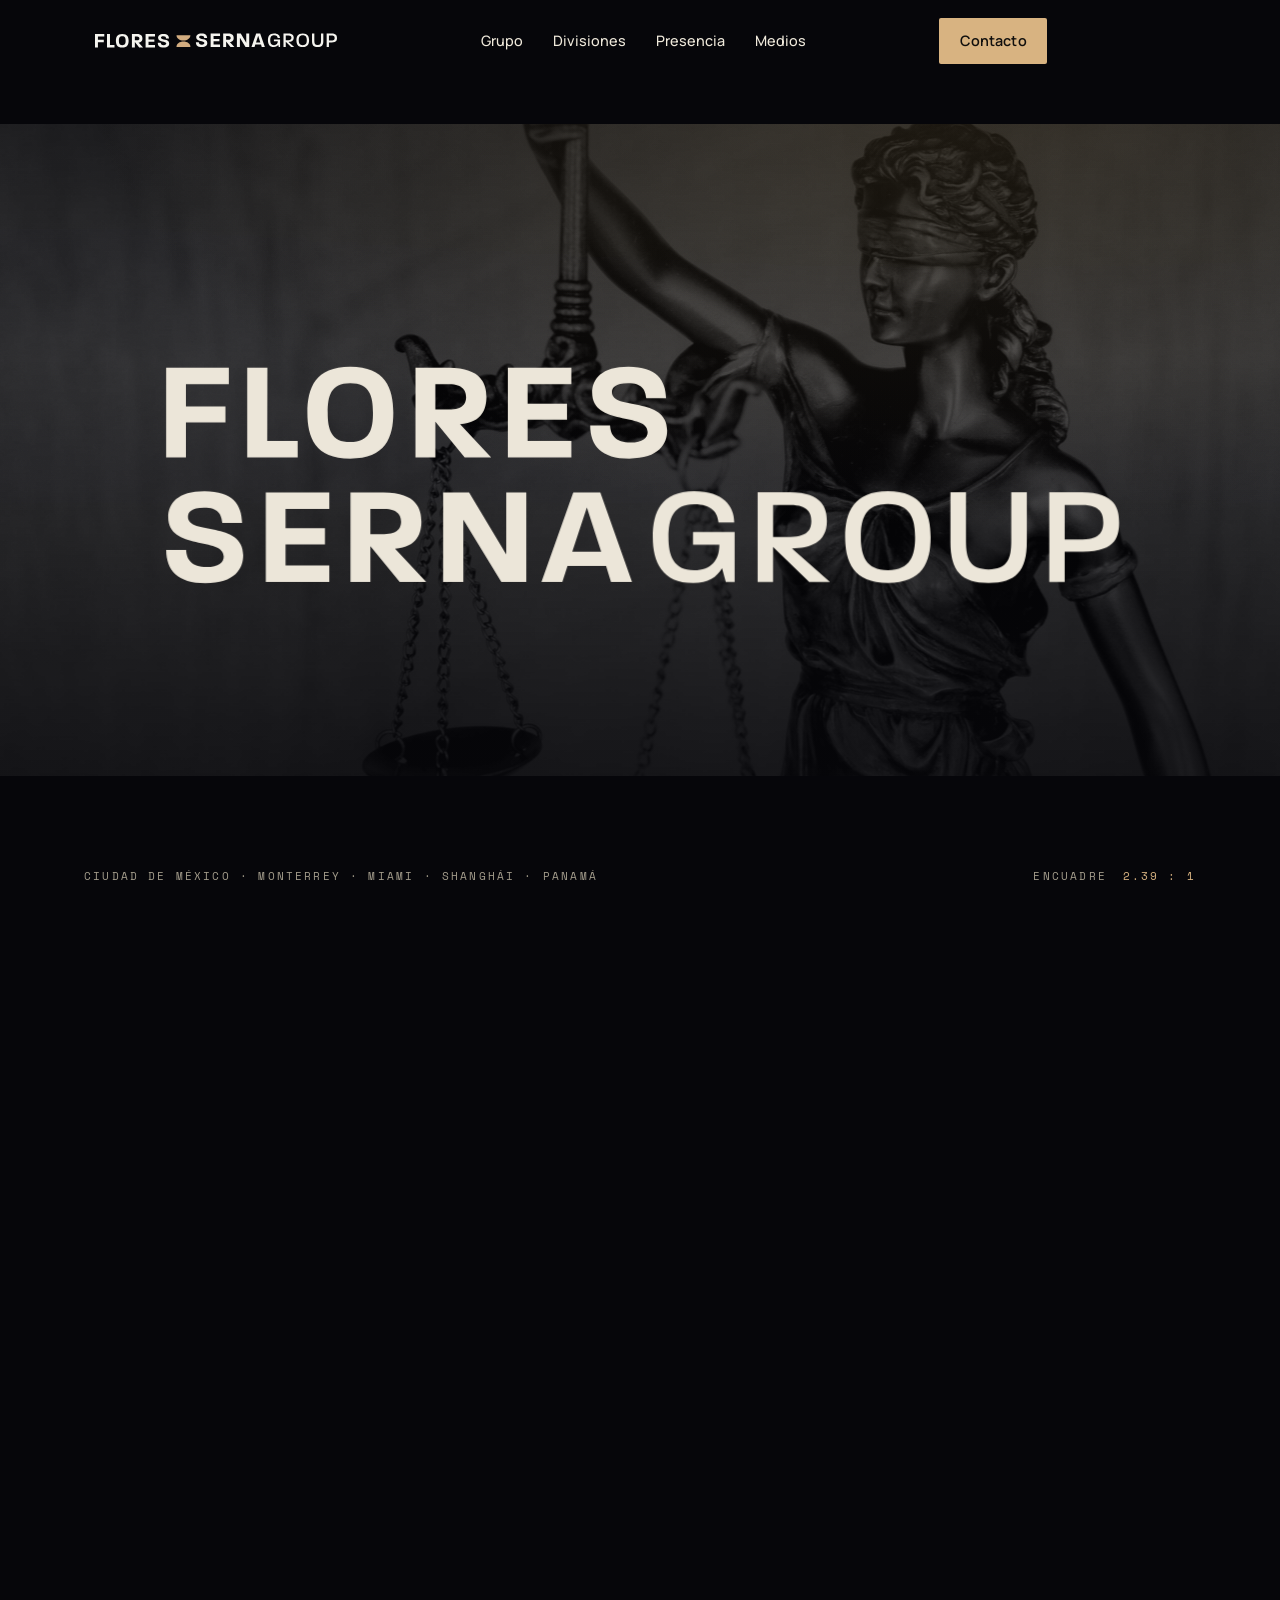
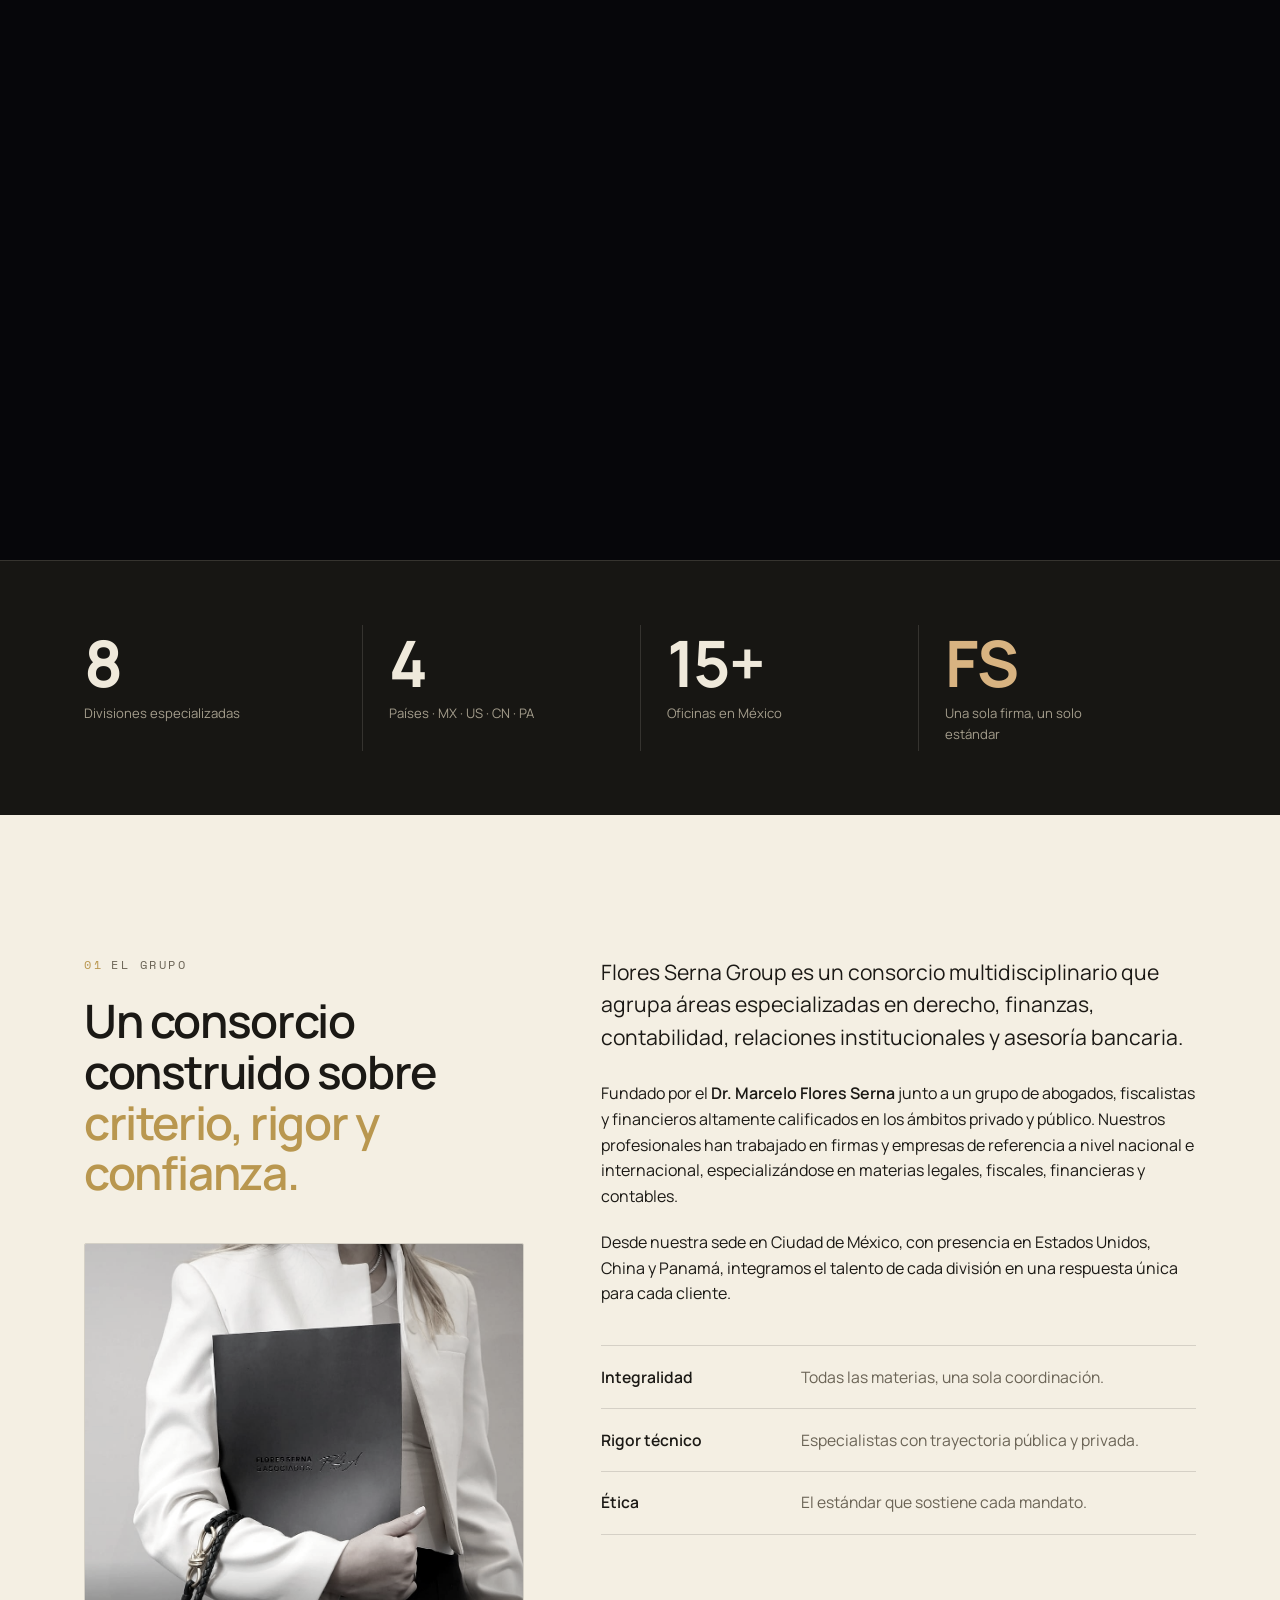
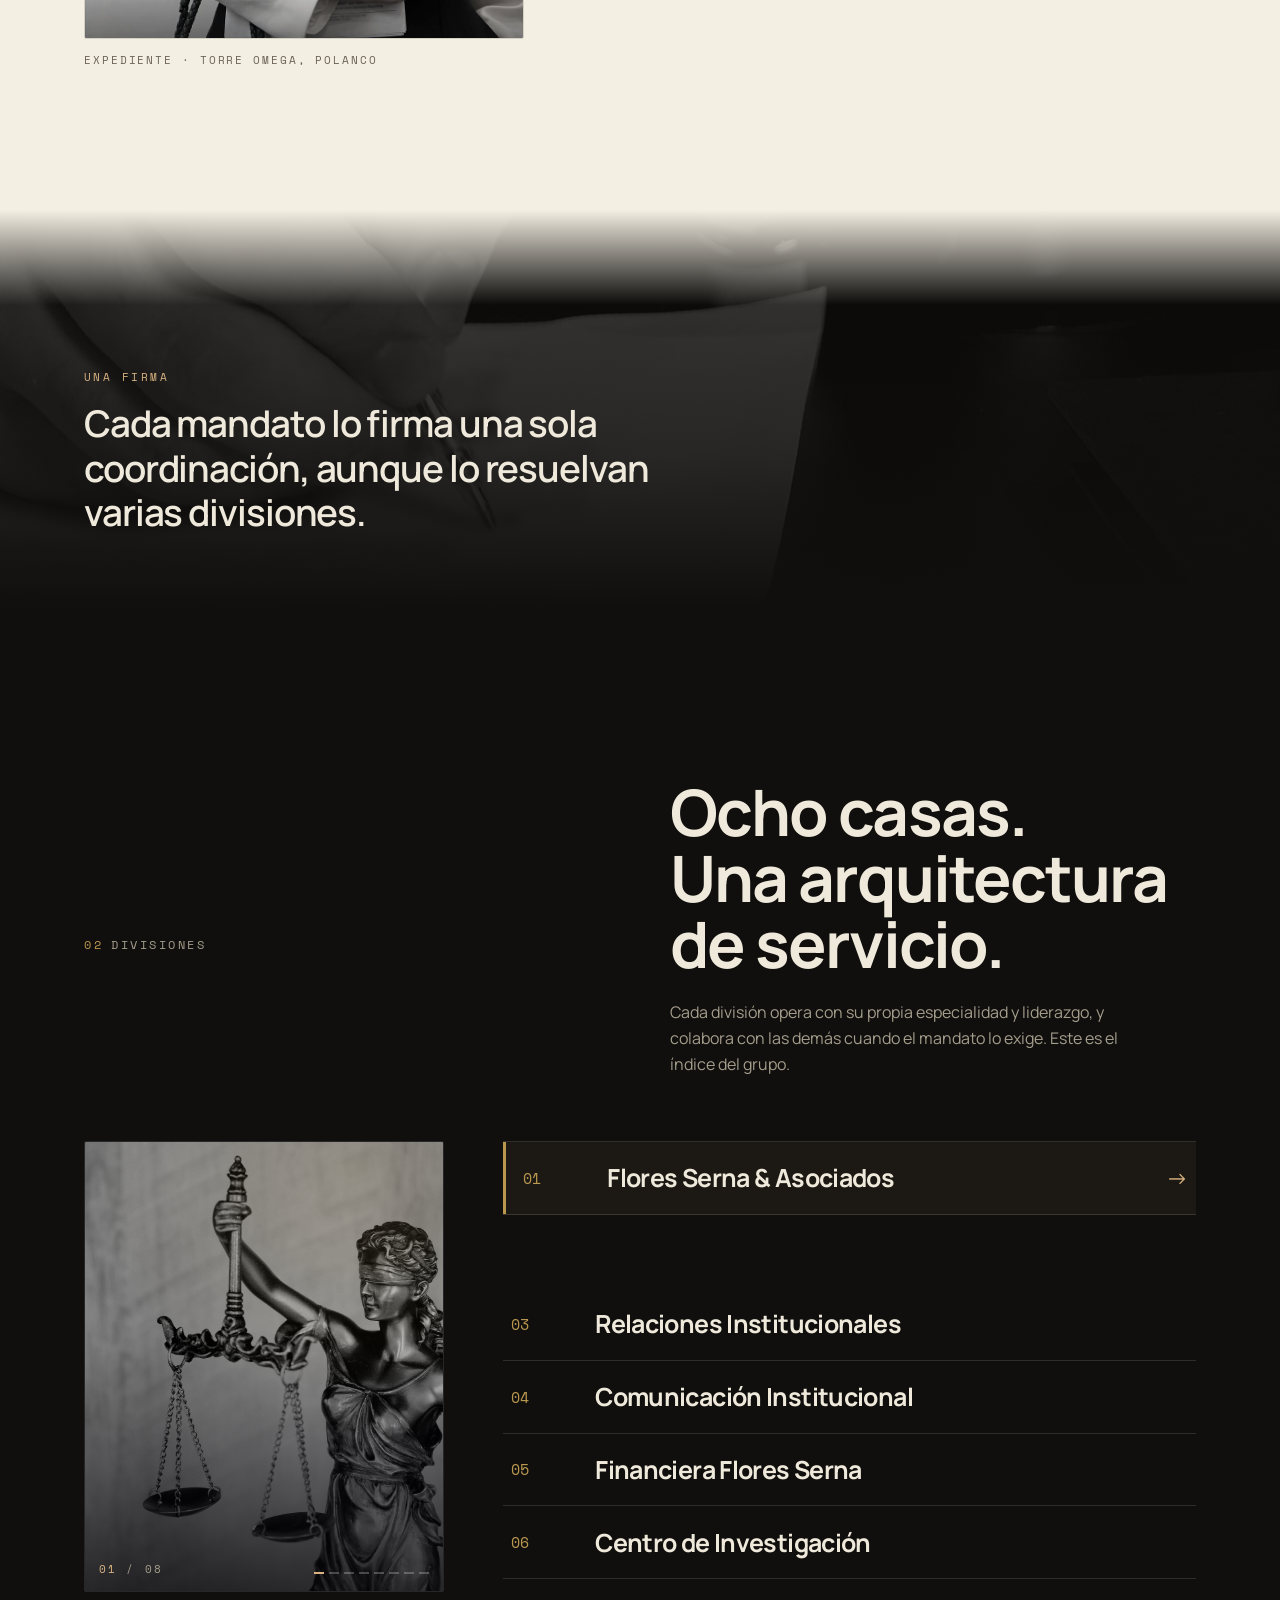
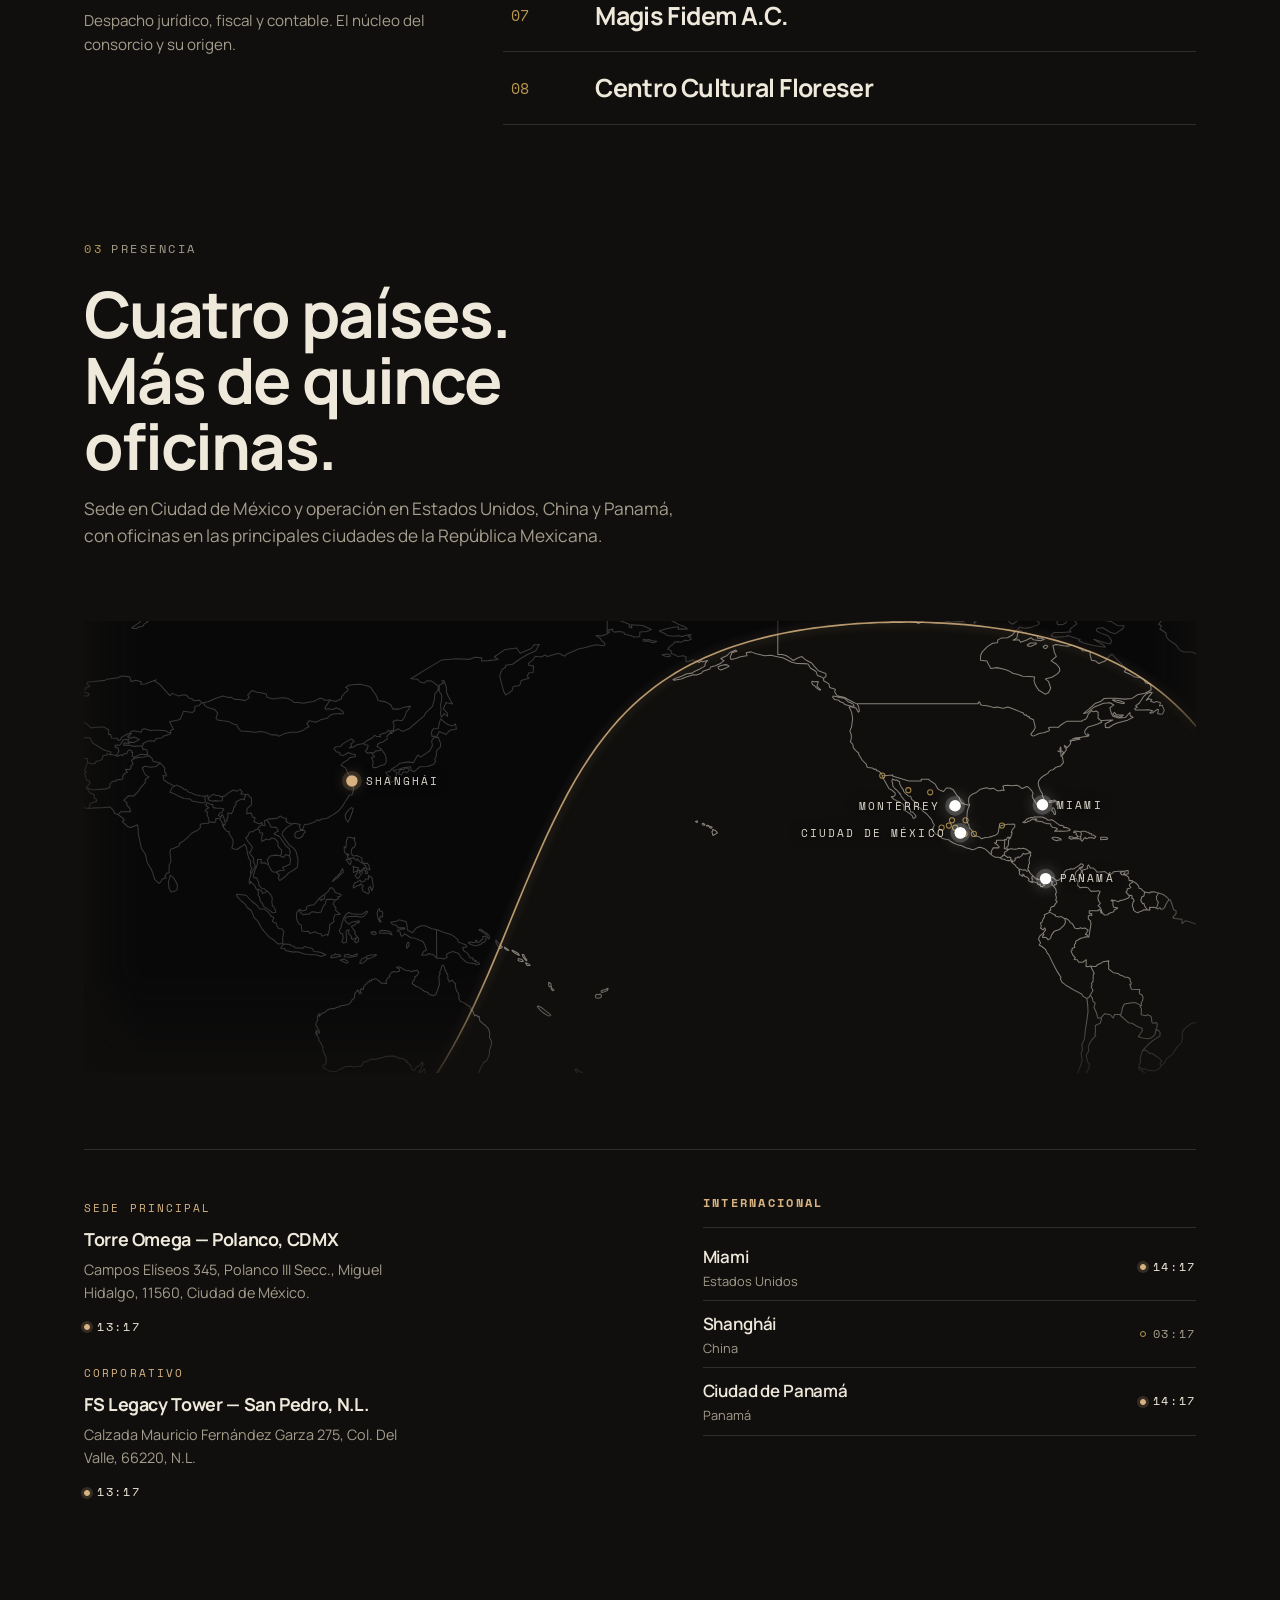
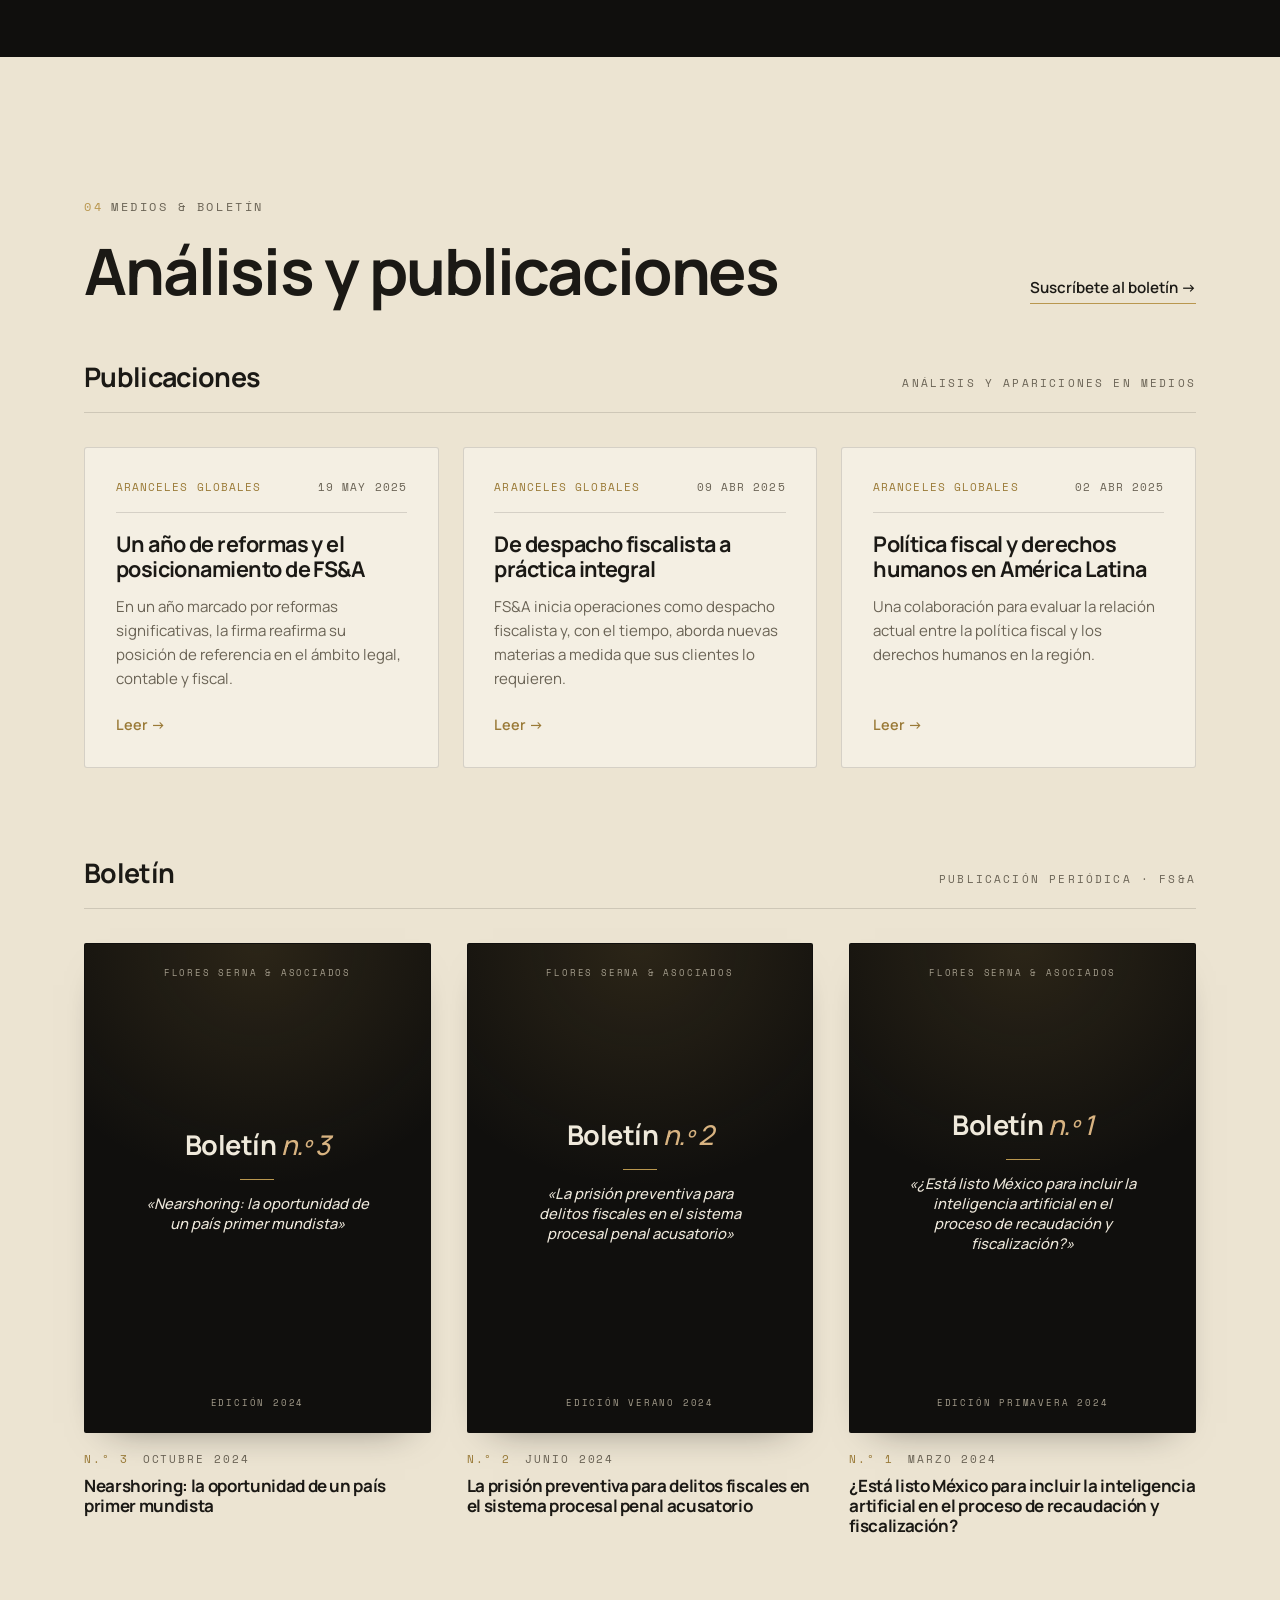
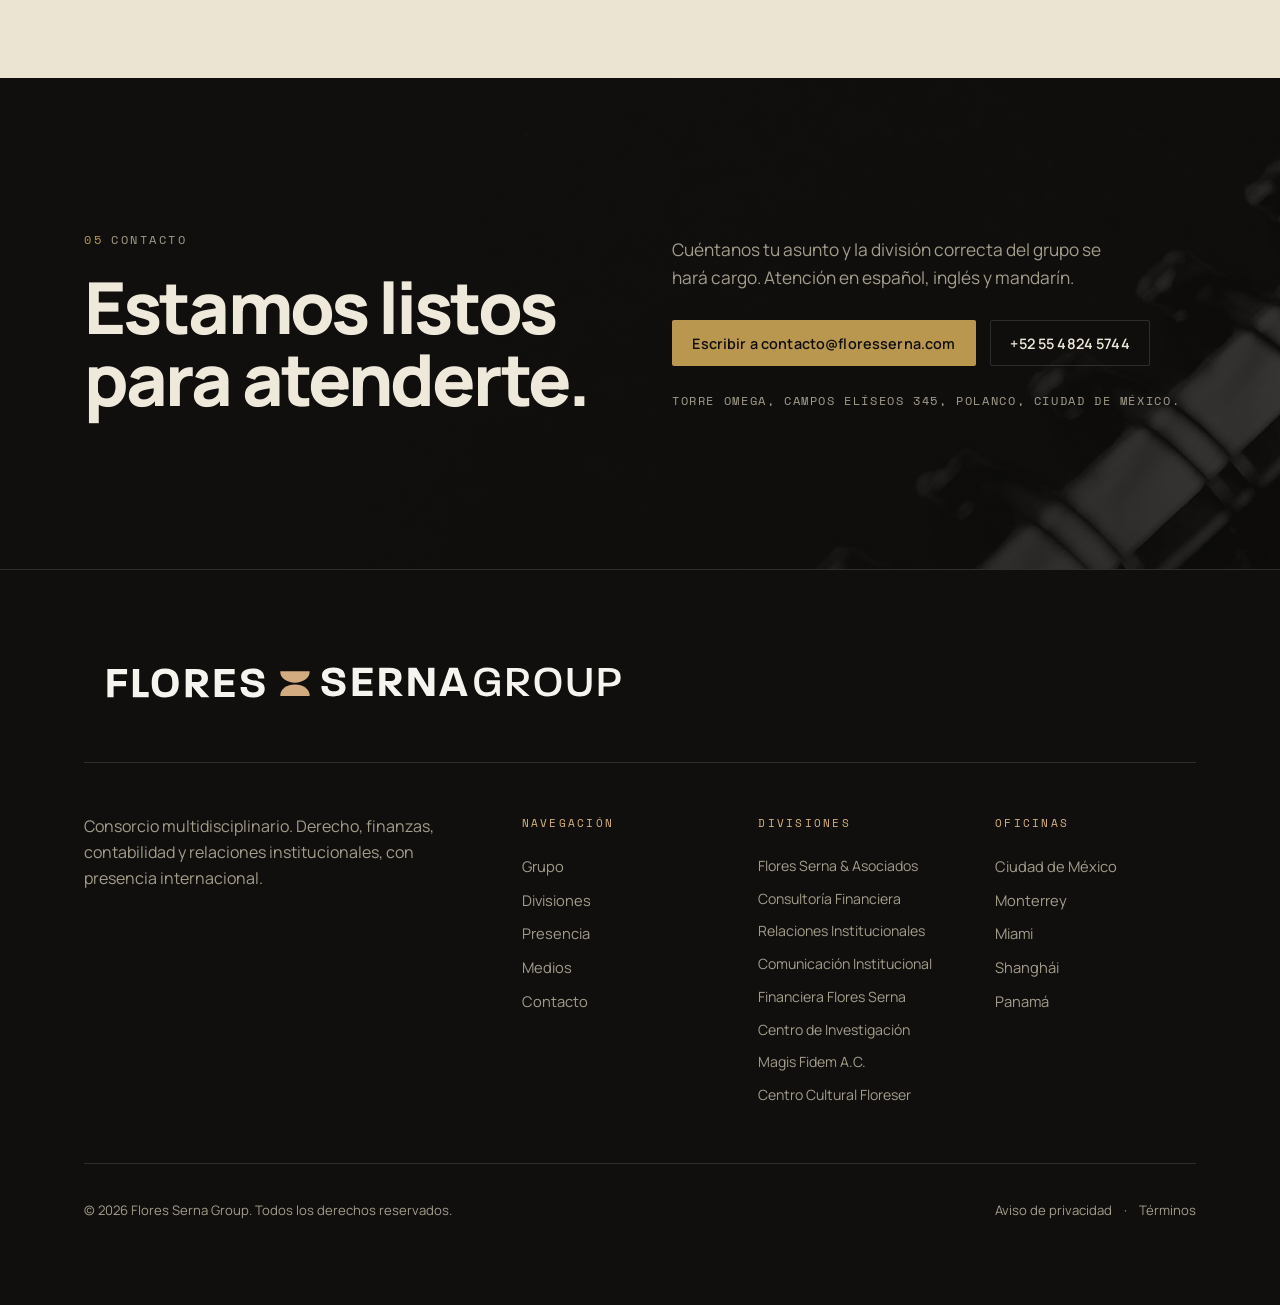
<file: index.html>
<!doctype html>
<html lang="es">
<head>
  <meta charset="utf-8" />
  <meta name="viewport" content="width=device-width, initial-scale=1" />
  <title>Flores Serna Group — Consorcio multidisciplinario</title>
  <meta name="description" content="Flores Serna Group es un consorcio multidisciplinario en derecho, finanzas, contabilidad y relaciones institucionales. Sede en Ciudad de México con presencia internacional." />
  <meta name="theme-color" content="#0e0e0f" />

  <!-- Los correos de Netlify Identity (invitación al panel, recuperación de
       contraseña) aterrizan aquí con el token en el hash, no en /admin/, que
       es quien sabe atenderlo: admin/index.html carga el widget como script
       normal y por eso sí se inicializa. Reenviamos el hash tal cual, antes
       de montar la portada, para no dejar ver un destello del hero. Ruta
       relativa, que la copia de GitHub Pages vive en un subdirectorio. -->
  <script>
    if (/(invite|recovery|confirmation)_token=/.test(location.hash)) {
      location.replace("admin/" + location.hash);
    }
  </script>

  <!-- Open Graph -->
  <meta property="og:title" content="Flores Serna Group" />
  <meta property="og:description" content="Consorcio multidisciplinario. Derecho, finanzas y relaciones institucionales." />
  <meta property="og:type" content="website" />
  <meta property="og:image" content="assets/img/og-cover.jpg" />

  <link rel="icon" href="assets/img/Recurso-14.svg" type="image/svg+xml" />

  <!-- Fonts -->
  <link rel="preconnect" href="https://fonts.googleapis.com" />
  <link rel="preconnect" href="https://fonts.gstatic.com" crossorigin />
  <!-- Archivo es variable en el eje `wdth`: el wordmark del hero ensancha con el scroll. -->
  <link href="https://fonts.googleapis.com/css2?family=Archivo:wdth,wght@62..125,100..900&family=Manrope:wght@400;500;600;700;800&family=Space+Mono:wght@400;700&display=swap" rel="stylesheet" />

  <link rel="stylesheet" href="assets/css/styles.css" />

  <!-- Marca la página como capaz de animar ANTES del primer pintado. Sin esto,
       el estado inicial de la entrada del hero (opacity:0) dejaría el titular
       invisible cuando no hay JavaScript. -->
  <script>document.documentElement.className += " js";</script>
</head>
<body>
  <a class="skip-link" href="#main">Saltar al contenido</a>

  <!-- ================= NAV ================= -->
  <header class="nav" id="nav" data-elevated="false">
    <div class="nav__inner">
      <a class="brand" href="#top" aria-label="Flores Serna Group — Inicio">
        <img class="brand__logo brand__logo--light" src="assets/img/floresernagrouplogo.svg" alt="" aria-hidden="true" />
        <img class="brand__logo brand__logo--ink" src="assets/img/floresernagrouplogo-ink.svg" alt="" aria-hidden="true" />
      </a>

      <nav class="nav__links" aria-label="Navegación principal">
        <a href="#grupo">Grupo</a>
        <a href="#divisiones">Divisiones</a>
        <a href="#presencia">Presencia</a>
        <a href="#medios">Medios</a>
      </nav>

      <a href="#contacto" class="btn btn--nav">Contacto</a>

      <span class="nav__cert" role="img" aria-label="Great Place To Work Certified — junio 2026 a julio 2027, México">
        <img src="assets/img/gptw-certified.png" alt="" aria-hidden="true" decoding="async" />
      </span>

      <button class="nav__toggle" id="navToggle" aria-label="Abrir menú" aria-expanded="false" aria-controls="mobileMenu">
        <span></span><span></span>
      </button>
    </div>
  </header>

  <!-- Mobile menu -->
  <div class="mobile-menu" id="mobileMenu" hidden>
    <nav aria-label="Navegación móvil">
      <a href="#grupo"><span class="mm-idx">01</span> Grupo</a>
      <a href="#divisiones"><span class="mm-idx">02</span> Divisiones</a>
      <a href="#presencia"><span class="mm-idx">03</span> Presencia</a>
      <a href="#medios"><span class="mm-idx">04</span> Medios</a>
      <a href="#contacto"><span class="mm-idx">05</span> Contacto</a>
    </nav>
  </div>

  <main id="main">
    <span id="top"></span>

    <!-- ================= HERO — EL ENCUADRE =================
         Escenario pegajoso: al hacer scroll el obturador abre en dos cortes
         (2.39:1 → 1.90:1 → 1.43:1) y el wordmark ensancha su eje `wdth` con
         el mismo valor. El lector dirige la proyección.
         ====================================================== -->
    <section class="reel" id="reel" aria-labelledby="hero-title">
      <div class="reel__track" id="reelTrack">
        <div class="reel__stage">

          <div class="reel__gate" aria-hidden="true">
            <img class="reel__frame is-on" src="assets/img/plate-justicia.jpg" alt="" fetchpriority="high" decoding="async" />
            <img class="reel__frame" src="assets/img/plate-consulta.jpg" alt="" decoding="async" />
            <img class="reel__frame" src="assets/img/plate-escritorio.jpg" alt="" decoding="async" />
            <div class="reel__vignette"></div>
            <div class="reel__grain"></div>
          </div>

          <div class="reel__matte reel__matte--top" aria-hidden="true"></div>
          <div class="reel__matte reel__matte--bot" aria-hidden="true"></div>

          <div class="reel__inner">
            <!-- aria-label fija el nombre accesible: el fantasma de registro se
                 dibuja con contenido generado y no debe leerse dos veces. -->
            <h1 class="reel__title reel__title--logo" id="hero-title" aria-label="Flores Serna Group">
              <!-- Logo real (vector). Reacomodado en dos líneas: FLORES + emblema /
                   SERNA GROUP. Las palabras y las dos mitades del reloj de arena se
                   acoplan con el scroll (--l0/--l1/--l2 y --asm los escribe main.js). -->
              <svg class="reel__logo" viewBox="40 22 760 194" preserveAspectRatio="xMidYMid meet" aria-hidden="true">
                <g class="lg-line lg-flores"><g class="lg-word">
                  <path d="M56.94,36.39h48.01v12.67h-32.87v16.97h30.29v12.35h-30.29v26.75h-15.15V36.39Z"/>
                  <path d="M119.03,36.39h15.47l-.11,56.07h23.31v12.67h-38.67V36.39Z"/>
                  <path d="M165.11,70.76c0-18.8,6.01-35.23,32.87-35.23s32.98,16.43,32.98,35.34-5.91,35.12-32.98,35.12-32.87-16.43-32.87-35.23ZM197.98,93.31c15.04,0,17.4-9.88,17.4-22.45s-2.36-22.66-17.4-22.66-17.29,9.99-17.29,22.56,2.47,22.56,17.29,22.56Z"/>
                  <path d="M247.93,36.39h25.24c26.1,0,29.11,13.32,29.11,22.34,0,8.16-2.68,19.66-20.19,20.94l23.85,25.46h-20.3l-22.45-27.39v27.39h-15.25V36.39ZM273.82,68.39c10.74,0,12.89-5.05,12.89-9.45s-2.15-9.88-12.89-9.88h-10.63v19.33h10.63Z"/>
                  <path d="M318.72,36.39h48.66v12.67h-33.51v14.82h30.18v12.35h-30.18v16.22h33.51v12.67h-48.66V36.39Z"/>
                  <path d="M381.78,80.53h15.25c.32,7.2,4.08,13.1,15.79,13.1,9.24,0,13-3.65,13-8.16,0-15.04-42.53-4.19-42.53-29.97,0-10.63,7.3-19.98,27.82-19.98,21.8,0,28.57,10.53,28.79,24.27h-15.15c-.86-6.98-3.22-11.6-13.96-11.6-9.99,0-12.35,3.65-12.35,6.98,0,14.07,42.32,2.9,42.32,29.32,0,9.99-6.01,21.48-29,21.48-21.38,0-29.97-9.99-29.97-25.46Z"/>
                </g></g>

                <g class="lg-emblem">
                  <g class="lg-half lg-half--top"><path d="M550.37,44.14c0,14.31-16.07,25.96-35.83,25.96s-35.81-11.63-35.81-25.96c0-.64.07-1.31.25-2.02h71.17c.16.71.22,1.39.22,2.02Z"/></g>
                  <g class="lg-half lg-half--bot"><path d="M478.73,100.55c0-14.31,16.07-25.96,35.83-25.96s35.81,11.63,35.81,25.96c0,.64-.07,1.31-.25,2.02h-71.17c-.16-.71-.22-1.39-.22-2.02Z"/></g>
                </g>

                <g class="lg-line lg-serna" transform="translate(-522,98)"><g class="lg-word">
                  <path d="M579,77.97h15.25c.32,7.2,4.08,13.1,15.79,13.1,9.24,0,13-3.65,13-8.16,0-15.04-42.53-4.19-42.53-29.97,0-10.63,7.3-19.98,27.82-19.98,21.8,0,28.57,10.53,28.79,24.27h-15.15c-.86-6.98-3.22-11.6-13.96-11.6-9.99,0-12.35,3.65-12.35,6.98,0,14.07,42.32,2.9,42.32,29.32,0,9.99-6.01,21.48-29,21.48-21.38,0-29.97-9.99-29.97-25.46Z"/>
                  <path d="M655.27,33.82h48.66v12.67h-33.51v14.82h30.18v12.35h-30.18v16.22h33.51v12.67h-48.66V33.82Z"/>
                  <path d="M720.15,33.82h25.24c26.1,0,29.11,13.32,29.11,22.34,0,8.16-2.68,19.66-20.19,20.94l23.85,25.46h-20.3l-22.45-27.39v27.39h-15.25V33.82ZM746.04,65.83c10.74,0,12.89-5.05,12.89-9.45s-2.15-9.88-12.89-9.88h-10.63v19.33h10.63Z"/>
                  <path d="M791.16,33.82h19.87l28.46,47.58v-47.58h15.36v68.74h-19.12l-29.11-47.8v47.8h-15.47V33.82Z"/>
                  <path d="M890.84,33.82h20.73l24.28,68.74h-16.11l-3.76-12.25h-29.54l-3.97,12.25h-16l24.38-68.74ZM912.22,79.26l-10.96-33.83-11.17,33.83h22.13Z"/>
                </g></g>

                <g class="lg-line lg-group" transform="translate(-522,98)"><g class="lg-word">
                  <path d="M951.79,68.21c0-18.8,6.12-35.12,31.69-35.12,22.45,0,30.72,11.39,30.72,23.85h-12.03c-.75-7.73-5.16-14.07-18.69-14.07-16.22,0-19.66,11.28-19.66,25.35s3.76,25.24,19.66,25.24c13.1,0,19.33-7.73,19.33-19.55h-20.19v-9.67h31.9v38.35h-6.77l-2.9-10.63c-4.08,6.87-10.63,11.39-22.02,11.39-24.06,0-31.04-16.33-31.04-35.12Z"/>
                  <path d="M1032.14,33.84h24.49c25.89,0,28.57,13.21,28.57,22.02,0,16.97-13.53,20.94-26.75,20.94l29.11,25.78h-15.9l-27.71-26.96v26.96h-11.81V33.84ZM1057.38,67.99c13.96,0,15.9-6.66,15.9-12.14s-2.04-12.35-16.11-12.35h-13.21v24.49h13.43Z"/>
                  <path d="M1099.17,68.1c0-18.8,6.44-35.02,32.76-35.02s32.76,16.22,32.76,35.23-6.23,35.02-32.76,35.02-32.76-16.43-32.76-35.23ZM1131.93,93.56c17.29,0,20.84-11.28,20.84-25.24s-3.54-25.46-20.84-25.46-20.73,11.17-20.73,25.24,3.65,25.46,20.73,25.46Z"/>
                  <path d="M1179.84,71.75v-37.92h11.92v37.38c0,14.18,3.22,21.7,17.29,21.7s17.4-7.52,17.4-21.7v-37.38h11.92v37.92c0,22.45-8.38,31.58-29.32,31.58s-29.22-9.13-29.22-31.58Z"/>
                  <path d="M1255.57,33.84h24.81c26.32,0,28.68,13.43,28.68,22.99s-1.4,22.56-27.82,22.56h-13.86v23.2h-11.81V33.84ZM1281.14,69.93c14.29,0,15.79-7.3,15.79-13.1s-1.61-13.32-16.11-13.32h-13.43v26.42h13.75Z"/>
                </g></g>
              </svg>
            </h1>
          </div>

          <!-- Fuera del flujo: con el obturador cerrado sólo se sostiene el
               cartón de título, y el pie entra cuando el encuadre abre. -->
          <div class="reel__foot" id="reelFoot">
            <p class="reel__lede">
              Ocho divisiones en derecho, finanzas, contabilidad y relaciones
              institucionales, coordinadas bajo un solo criterio.
            </p>
            <a href="#divisiones" class="reel__cta">
              <span>Ver las ocho divisiones</span>
              <svg viewBox="0 0 24 24" width="18" height="18" aria-hidden="true"><path d="M5 12h14M13 6l6 6-6 6" fill="none" stroke="currentColor" stroke-width="2" stroke-linecap="round" stroke-linejoin="round"/></svg>
            </a>
          </div>

          <div class="reel__hud">
            <p class="reel__geo">Ciudad de México · Monterrey · Miami · Shanghái · Panamá</p>
            <p class="reel__ratio">Encuadre <b id="reelRatio">2.39 : 1</b></p>
          </div>

        </div>
      </div>
    </section>

    <!-- ================= STATS ================= -->
    <section class="stats" aria-label="Cifras del grupo">
      <div class="wrap stats__grid">
        <div class="stat reveal">
          <span class="stat__num" data-count="8">8</span>
          <span class="stat__label">Divisiones especializadas</span>
        </div>
        <div class="stat reveal">
          <span class="stat__num" data-count="4">4</span>
          <span class="stat__label">Países · MX · US · CN · PA</span>
        </div>
        <div class="stat reveal">
          <span class="stat__num" data-count="15" data-suffix="+">15+</span>
          <span class="stat__label">Oficinas en México</span>
        </div>
        <div class="stat reveal">
          <span class="stat__num stat__num--serif">FS</span>
          <span class="stat__label">Una sola firma, un solo estándar</span>
        </div>
      </div>
    </section>

    <!-- ================= GRUPO / MANIFESTO ================= -->
    <section class="grupo section" id="grupo" aria-labelledby="grupo-title">
      <div class="wrap grupo__grid">
        <div class="grupo__left">
          <p class="eyebrow reveal"><span class="idx">01</span> El Grupo</p>
          <h2 class="grupo__title reveal" id="grupo-title">
            Un consorcio construido sobre
            <span class="u-gold">criterio, rigor y confianza.</span>
          </h2>

          <figure class="plate reveal">
            <img src="assets/img/plate-expediente.jpg" alt="Integrante del despacho con un expediente de Flores Serna &amp; Asociados." loading="lazy" width="1000" height="1119" />
            <figcaption>Expediente · Torre Omega, Polanco</figcaption>
          </figure>
        </div>
        <div class="grupo__right">
          <p class="lead reveal">
            Flores Serna Group es un consorcio multidisciplinario que agrupa áreas
            especializadas en derecho, finanzas, contabilidad, relaciones
            institucionales y asesoría bancaria.
          </p>
          <p class="reveal">
            Fundado por el <strong>Dr. Marcelo Flores Serna</strong> junto a un grupo de
            abogados, fiscalistas y financieros altamente calificados en los ámbitos
            privado y público. Nuestros profesionales han trabajado en firmas y empresas
            de referencia a nivel nacional e internacional, especializándose en materias
            legales, fiscales, financieras y contables.
          </p>
          <p class="reveal">
            Desde nuestra sede en Ciudad de México, con presencia en Estados Unidos,
            China y Panamá, integramos el talento de cada división en una respuesta
            única para cada cliente.
          </p>
          <ul class="pillars reveal" aria-label="Valores">
            <li><span>Integralidad</span> Todas las materias, una sola coordinación.</li>
            <li><span>Rigor técnico</span> Especialistas con trayectoria pública y privada.</li>
            <li><span>Ética</span> El estándar que sostiene cada mandato.</li>
          </ul>
        </div>
      </div>
    </section>

    <!-- ================= PLACA / TRANSICIÓN =================
         Además de sostener la tesis del grupo, esta banda resuelve el corte
         seco entre el papel crema y la tinta de las divisiones.
         ====================================================== -->
    <section class="breaker" aria-label="Una sola coordinación">
      <img class="breaker__img" src="assets/img/plate-firma.jpg" alt="" loading="lazy" decoding="async" />
      <div class="wrap breaker__inner">
        <p class="breaker__kicker reveal">Una firma</p>
        <p class="breaker__line reveal">
          Cada mandato lo firma una sola coordinación, aunque lo resuelvan
          varias divisiones.
        </p>
      </div>
    </section>

    <!-- ================= DIVISIONES ================= -->
    <section class="divisiones section--ink" id="divisiones" aria-labelledby="div-title">
      <div class="wrap">
        <div class="divisiones__head">
          <p class="eyebrow eyebrow--light reveal"><span class="idx">02</span> Divisiones</p>
          <h2 class="section-title section-title--light reveal" id="div-title">
            Ocho casas.<br />Una arquitectura de servicio.
          </h2>
          <p class="divisiones__intro reveal">
            Cada división opera con su propia especialidad y liderazgo, y colabora
            con las demás cuando el mandato lo exige. Este es el índice del grupo.
          </p>
        </div>

        <!-- El índice y su visor. El visor es redundante por definición: no
             dice nada que la fila no diga ya, por eso va aria-hidden y su
             texto lo escribe main.js copiándolo de la fila activa. Sin JS
             desaparece y el índice recupera sus descripciones a ancho completo. -->
        <div class="divs">
          <figure class="visor reveal" id="visor" aria-hidden="true">
            <div class="visor__frame">
              <img class="visor__plate is-on" style="--crop:center 46%" src="assets/img/plate-justicia.jpg" alt="" loading="lazy" decoding="async" />
              <img class="visor__plate" style="--crop:center 34%" src="assets/img/plate-escritorio.jpg" alt="" loading="lazy" decoding="async" />
              <img class="visor__plate" style="--crop:center 38%" src="assets/img/plate-consulta.jpg" alt="" loading="lazy" decoding="async" />
              <img class="visor__plate" style="--crop:center 46%" src="assets/img/plate-libreta.jpg" alt="" loading="lazy" decoding="async" />
              <img class="visor__plate" style="--crop:50% 30%" src="assets/img/plate-firma.jpg" alt="" loading="lazy" decoding="async" />
              <img class="visor__plate" style="--crop:20% 56%" src="assets/img/plate-archivo.jpg" alt="" loading="lazy" decoding="async" />
              <!-- La única placa que es de la división y no una toma genérica.
                   El original trae el logotipo de Magis Fidem impreso abajo:
                   se recortó esa franja porque caía justo sobre el HUD. -->
              <img class="visor__plate" style="--crop:center" src="assets/img/plate-magis.jpg" alt="" loading="lazy" decoding="async" />
              <!-- Sólo hay siete placas: la del archivo vuelve aquí con el
                   encuadre contrario, que es otra toma en la práctica. -->
              <img class="visor__plate" style="--crop:84% 24%" src="assets/img/plate-archivo.jpg" alt="" loading="lazy" decoding="async" />
              <span class="visor__veil"></span>
              <span class="visor__hud"><span id="visorNum">01</span> / 08</span>
              <span class="visor__ticks">
                <span class="is-on"></span><span></span><span></span><span></span>
                <span></span><span></span><span></span><span></span>
              </span>
            </div>
            <figcaption class="visor__meta" id="visorMeta">
              <p class="visor__desc" id="visorDesc">Despacho jurídico, fiscal y contable. El núcleo del consorcio y su origen.</p>
            </figcaption>
          </figure>

          <ol class="index" role="list">
            <li class="reveal">
              <a class="index__row" href="divisiones/flores-serna-asociados.html">
                <img class="index__thumb" style="--crop:center 46%" src="assets/img/plate-justicia.jpg" alt="" loading="lazy" decoding="async" />
                <span class="index__num">01</span>
                <div class="index__body">
                  <h3 class="index__name">Flores Serna &amp; Asociados</h3>
                  <p class="index__desc">Despacho jurídico, fiscal y contable. El núcleo del consorcio y su origen.</p>
                </div>
                <span class="index__arrow" aria-hidden="true">→</span>
              </a>
            </li>

            <li class="reveal">
              <a class="index__row" href="divisiones/consultoria-financiera.html">
                <img class="index__thumb" style="--crop:center 34%" src="assets/img/plate-escritorio.jpg" alt="" loading="lazy" decoding="async" />
                <span class="index__num">02</span>
                <div class="index__body">
                  <!-- El nombre completo («… & Servicios Integrales») se salía a
                       dos renglones y rompía el parejo del índice. Sigue entero
                       en el pie y en el titular de su propia página. -->
                  <h3 class="index__name">Consultoría Financiera</h3>
                  <p class="index__desc">Estrategia financiera y servicios integrales para empresas e instituciones.</p>
                </div>
                <span class="index__arrow" aria-hidden="true">→</span>
              </a>
            </li>

            <li class="reveal">
              <a class="index__row" href="divisiones/relaciones-institucionales.html">
                <img class="index__thumb" style="--crop:center 38%" src="assets/img/plate-consulta.jpg" alt="" loading="lazy" decoding="async" />
                <span class="index__num">03</span>
                <div class="index__body">
                  <h3 class="index__name">Relaciones Institucionales</h3>
                  <p class="index__desc">Vinculación con el sector público, el privado y organismos nacionales e internacionales.</p>
                </div>
                <span class="index__arrow" aria-hidden="true">→</span>
              </a>
            </li>

            <li class="reveal">
              <a class="index__row" href="divisiones/comunicacion-institucional.html">
                <img class="index__thumb" style="--crop:center 46%" src="assets/img/plate-libreta.jpg" alt="" loading="lazy" decoding="async" />
                <span class="index__num">04</span>
                <div class="index__body">
                  <h3 class="index__name">Comunicación Institucional</h3>
                  <p class="index__desc">Estrategia de comunicación, reputación y asuntos públicos.</p>
                </div>
                <span class="index__arrow" aria-hidden="true">→</span>
              </a>
            </li>

            <li class="reveal">
              <a class="index__row" href="divisiones/financiera-flores-serna.html">
                <img class="index__thumb" style="--crop:50% 30%" src="assets/img/plate-firma.jpg" alt="" loading="lazy" decoding="async" />
                <span class="index__num">05</span>
                <div class="index__body">
                  <h3 class="index__name">Financiera Flores Serna</h3>
                  <p class="index__desc">Soluciones de financiamiento y asesoría bancaria a la medida.</p>
                </div>
                <span class="index__arrow" aria-hidden="true">→</span>
              </a>
            </li>

            <li class="reveal">
              <a class="index__row" href="divisiones/centro-de-investigacion.html">
                <img class="index__thumb" style="--crop:20% 56%" src="assets/img/plate-archivo.jpg" alt="" loading="lazy" decoding="async" />
                <span class="index__num">06</span>
                <div class="index__body">
                  <h3 class="index__name">Centro de Investigación</h3>
                  <p class="index__desc">Investigación aplicada en política fiscal, económica y derechos.</p>
                </div>
                <span class="index__arrow" aria-hidden="true">→</span>
              </a>
            </li>

            <li class="reveal">
              <a class="index__row" href="divisiones/magis-fidem.html">
                <img class="index__thumb" style="--crop:center" src="assets/img/plate-magis.jpg" alt="" loading="lazy" decoding="async" />
                <span class="index__num">07</span>
                <div class="index__body">
                  <h3 class="index__name">Magis Fidem A.C.</h3>
                  <p class="index__desc">Asociación civil enfocada en impacto social y responsabilidad.</p>
                </div>
                <span class="index__arrow" aria-hidden="true">→</span>
              </a>
            </li>

            <li class="reveal">
              <a class="index__row" href="divisiones/centro-cultural-floreser.html">
                <img class="index__thumb" style="--crop:84% 24%" src="assets/img/plate-archivo.jpg" alt="" loading="lazy" decoding="async" />
                <span class="index__num">08</span>
                <div class="index__body">
                  <h3 class="index__name">Centro Cultural Floreser</h3>
                  <p class="index__desc">Promoción de la cultura y del conocimiento.</p>
                </div>
                <span class="index__arrow" aria-hidden="true">→</span>
              </a>
            </li>
          </ol>
        </div>
      </div>
    </section>

    <!-- ================= PRESENCIA ================= -->
    <section class="presencia section--ink" id="presencia" aria-labelledby="pres-title">
      <div class="wrap presencia__head">
        <p class="eyebrow eyebrow--light reveal"><span class="idx">03</span> Presencia</p>
        <h2 class="section-title section-title--light reveal" id="pres-title">
          Cuatro países.<br />Más de quince oficinas.
        </h2>
        <p class="pres-lead reveal">
          Sede en Ciudad de México y operación en Estados Unidos, China y Panamá,
          con oficinas en las principales ciudades de la República Mexicana.
        </p>
      </div>

      <!-- Mapa (apoyo visual; la lista de abajo es la fuente de verdad accesible).
           Los pines los coloca main.js desde latitud/longitud reales: antes eran
           veinte porcentajes escritos a mano, imposibles de mantener. -->
      <div class="wrap">
      <div class="mapstage reveal" id="mapStage" aria-hidden="true">
        <div class="mapstage__layer" data-parallax>
          <img class="mapstage__map" src="assets/img/world.svg" alt="" loading="lazy" />

          <!-- El viewBox es la ventana exacta que deja ver el recorte 2.39:1 del
               <img>, así que estas coordenadas y las del mapa son las mismas. -->
          <svg class="mapstage__sun" viewBox="416.7 122.2 1472.2 615.98"
               preserveAspectRatio="none" aria-hidden="true" focusable="false">
            <path class="sun__night" id="sunNight" d="" />
            <path class="sun__edge" id="sunEdge" d="" />
          </svg>

          <div class="mapstage__pins" id="mapPins"></div>
        </div>
      </div>
      </div>

      <div class="wrap presencia__lists-wrap">
        <div class="presencia__cols">
          <div class="reveal">
            <div class="hq" data-plaza="cdmx">
              <span class="hq__tag">Sede principal</span>
              <p class="hq__name">Torre Omega — Polanco, CDMX</p>
              <p class="hq__addr">Campos Elíseos 345, Polanco III Secc., Miguel Hidalgo, 11560, Ciudad de México.</p>
              <p class="hq__now"><time class="clock" data-plaza="cdmx">—</time></p>
            </div>
            <div class="hq" data-plaza="mty">
              <span class="hq__tag hq__tag--2">Corporativo</span>
              <p class="hq__name">FS Legacy Tower — San Pedro, N.L.</p>
              <p class="hq__addr">Calzada Mauricio Fernández Garza 275, Col. Del Valle, 66220, N.L.</p>
              <p class="hq__now"><time class="clock" data-plaza="mty">—</time></p>
            </div>
          </div>

          <div class="offices offices--intl reveal">
            <h3 class="offices__title">Internacional</h3>
            <ul>
              <li data-plaza="mia"><span>Miami</span><small>Estados Unidos</small><time class="clock" data-plaza="mia">—</time></li>
              <li data-plaza="sha"><span>Shanghái</span><small>China</small><time class="clock" data-plaza="sha">—</time></li>
              <li data-plaza="pty"><span>Ciudad de Panamá</span><small>Panamá</small><time class="clock" data-plaza="pty">—</time></li>
            </ul>
          </div>
        </div>
      </div>
    </section>

    <!-- ================= MEDIOS ================= -->
    <section class="medios section--paper2" id="medios" aria-labelledby="medios-title">
      <div class="wrap">
        <div class="medios__head">
          <div>
            <p class="eyebrow reveal"><span class="idx">04</span> Medios &amp; Boletín</p>
            <h2 class="section-title reveal" id="medios-title">Análisis y publicaciones</h2>
          </div>
          <a href="#contacto" class="link-arrow reveal">Suscríbete al boletín <span aria-hidden="true">→</span></a>
        </div>

        <!-- 04.1 — Publicaciones. El contenido real lo escribe main.js desde
             data/medios.json; estas tres tarjetas son el respaldo de cuando el
             fetch no llega. La portada de cada una es opcional: sin `imagen`
             la tarjeta es sólo texto, que es como se ve hoy. -->
        <section class="mblock" aria-labelledby="pub-title">
          <div class="mblock__head reveal">
            <h3 class="mblock__title" id="pub-title">Publicaciones</h3>
            <p class="mblock__note">Análisis y apariciones en medios</p>
          </div>

          <div class="medios__grid" id="mediosGrid">
            <article class="post reveal">
              <div class="post__body">
                <div class="post__meta"><span>Aranceles Globales</span><time>19 May 2025</time></div>
                <h4 class="post__title">Un año de reformas y el posicionamiento de FS&amp;A</h4>
                <p class="post__excerpt">En un año marcado por reformas significativas, la firma reafirma su posición de referencia en el ámbito legal, contable y fiscal.</p>
                <span class="post__cta">Leer <span aria-hidden="true">→</span></span>
              </div>
            </article>

            <article class="post reveal">
              <div class="post__body">
                <div class="post__meta"><span>Aranceles Globales</span><time>09 Abr 2025</time></div>
                <h4 class="post__title">De despacho fiscalista a práctica integral</h4>
                <p class="post__excerpt">FS&amp;A inicia operaciones como despacho fiscalista y, con el tiempo, aborda nuevas materias a medida que sus clientes lo requieren.</p>
                <span class="post__cta">Leer <span aria-hidden="true">→</span></span>
              </div>
            </article>

            <article class="post reveal">
              <div class="post__body">
                <div class="post__meta"><span>Aranceles Globales</span><time>02 Abr 2025</time></div>
                <h4 class="post__title">Política fiscal y derechos humanos en América Latina</h4>
                <p class="post__excerpt">Una colaboración para evaluar la relación actual entre la política fiscal y los derechos humanos en la región.</p>
                <span class="post__cta">Leer <span aria-hidden="true">→</span></span>
              </div>
            </article>
          </div>
        </section>

        <!-- 04.2 — Boletín. Formato A4 (1:1.414), que es el del PDF: la portada
             entra sin recortarse. Mientras no haya archivo de portada subido, se
             dibuja una en tipografía con la paleta de la casa; en cuanto se sube
             la imagen desde el panel, ésta la sustituye. -->
        <section class="mblock" aria-labelledby="bol-title">
          <div class="mblock__head reveal">
            <h3 class="mblock__title" id="bol-title">Boletín</h3>
            <p class="mblock__note">Publicación periódica · FS&amp;A</p>
          </div>

          <div class="bolgrid" id="boletinesGrid">
            <article class="bol reveal">
              <div class="bol__cover">
                <div class="bol__ph">
                  <span class="bol__ph-top">Flores Serna &amp; Asociados</span>
                  <span class="bol__ph-num">Boletín <em>n.º 3</em></span>
                  <span class="bol__ph-quote">«Nearshoring: la oportunidad de un país primer mundista.»</span>
                  <span class="bol__ph-foot">Edición 2024</span>
                </div>
              </div>
              <p class="bol__meta"><span class="bol__num">N.º 3</span> Octubre 2024</p>
              <h4 class="bol__title">Nearshoring: la oportunidad de un país primer mundista</h4>
            </article>

            <article class="bol reveal">
              <div class="bol__cover">
                <div class="bol__ph">
                  <span class="bol__ph-top">Flores Serna &amp; Asociados</span>
                  <span class="bol__ph-num">Boletín <em>n.º 2</em></span>
                  <span class="bol__ph-quote">«La prisión preventiva para delitos fiscales en el sistema procesal penal acusatorio.»</span>
                  <span class="bol__ph-foot">Edición Verano 2024</span>
                </div>
              </div>
              <p class="bol__meta"><span class="bol__num">N.º 2</span> Junio 2024</p>
              <h4 class="bol__title">La prisión preventiva para delitos fiscales en el sistema procesal penal acusatorio</h4>
            </article>

            <article class="bol reveal">
              <div class="bol__cover">
                <div class="bol__ph">
                  <span class="bol__ph-top">Flores Serna &amp; Asociados</span>
                  <span class="bol__ph-num">Boletín <em>n.º 1</em></span>
                  <span class="bol__ph-quote">«¿Está listo México para incluir la inteligencia artificial en el proceso de recaudación y fiscalización?»</span>
                  <span class="bol__ph-foot">Edición Primavera 2024</span>
                </div>
              </div>
              <p class="bol__meta"><span class="bol__num">N.º 1</span> Marzo 2024</p>
              <h4 class="bol__title">¿Está listo México para incluir la inteligencia artificial en el proceso de recaudación y fiscalización?</h4>
            </article>
          </div>
        </section>
      </div>
    </section>

    <!-- ================= CONTACTO / CTA ================= -->
    <section class="cta section--ink" id="contacto" aria-labelledby="cta-title">
      <div class="cta__bg" aria-hidden="true">
        <img src="assets/img/plate-libreta.jpg" alt="" loading="lazy" decoding="async" />
      </div>
      <div class="wrap cta__grid">
        <div>
          <p class="eyebrow eyebrow--light reveal"><span class="idx">05</span> Contacto</p>
          <h2 class="cta__title reveal" id="cta-title">
            Estamos listos<br />para atenderte.
          </h2>
        </div>
        <div class="cta__right reveal">
          <p class="cta__lede">
            Cuéntanos tu asunto y la división correcta del grupo se hará cargo.
            Atención en español, inglés y mandarín.
          </p>
          <div class="cta__actions">
            <a class="btn btn--gold" href="mailto:contacto@floresserna.com">Escribir a contacto@floresserna.com</a>
            <a class="btn btn--ghost" href="tel:+525548245744">+52 55 4824 5744</a>
          </div>
          <p class="cta__note">Torre Omega, Campos Elíseos 345, Polanco, Ciudad de México.</p>
        </div>
      </div>
    </section>
  </main>

  <!-- ================= FOOTER ================= -->
  <footer class="footer">
    <div class="wrap">
      <div class="footer__top">
        <img class="footer__logo" src="assets/img/floresernagrouplogo.svg" alt="Flores Serna Group" />
      </div>
      <div class="footer__grid">
        <div class="footer__col footer__col--wide">
          <p class="footer__tag">Consorcio multidisciplinario. Derecho, finanzas, contabilidad y relaciones institucionales, con presencia internacional.</p>
        </div>
        <div class="footer__col">
          <h4>Navegación</h4>
          <a href="#grupo">Grupo</a>
          <a href="#divisiones">Divisiones</a>
          <a href="#presencia">Presencia</a>
          <a href="#medios">Medios</a>
          <a href="#contacto">Contacto</a>
        </div>
        <div class="footer__col footer__col--divs">
          <h4>Divisiones</h4>
          <a href="divisiones/flores-serna-asociados.html">Flores Serna &amp; Asociados</a>
          <a href="divisiones/consultoria-financiera.html">Consultoría Financiera</a>
          <a href="divisiones/relaciones-institucionales.html">Relaciones Institucionales</a>
          <a href="divisiones/comunicacion-institucional.html">Comunicación Institucional</a>
          <a href="divisiones/financiera-flores-serna.html">Financiera Flores Serna</a>
          <a href="divisiones/centro-de-investigacion.html">Centro de Investigación</a>
          <a href="divisiones/magis-fidem.html">Magis Fidem A.C.</a>
          <a href="divisiones/centro-cultural-floreser.html">Centro Cultural Floreser</a>
        </div>
        <div class="footer__col">
          <h4>Oficinas</h4>
          <a href="#presencia">Ciudad de México</a>
          <a href="#presencia">Monterrey</a>
          <a href="#presencia">Miami</a>
          <a href="#presencia">Shanghái</a>
          <a href="#presencia">Panamá</a>
        </div>
      </div>
      <div class="footer__bottom">
        <p>© <span id="year">2026</span> Flores Serna Group. Todos los derechos reservados.</p>
        <div class="footer__legal">
          <a href="legal/aviso-de-privacidad.html">Aviso de privacidad</a>
          <span aria-hidden="true">·</span>
          <a href="legal/terminos.html">Términos</a>
        </div>
      </div>
    </div>
  </footer>

  <script src="assets/js/main.js"></script>
</body>
</html>
</file>
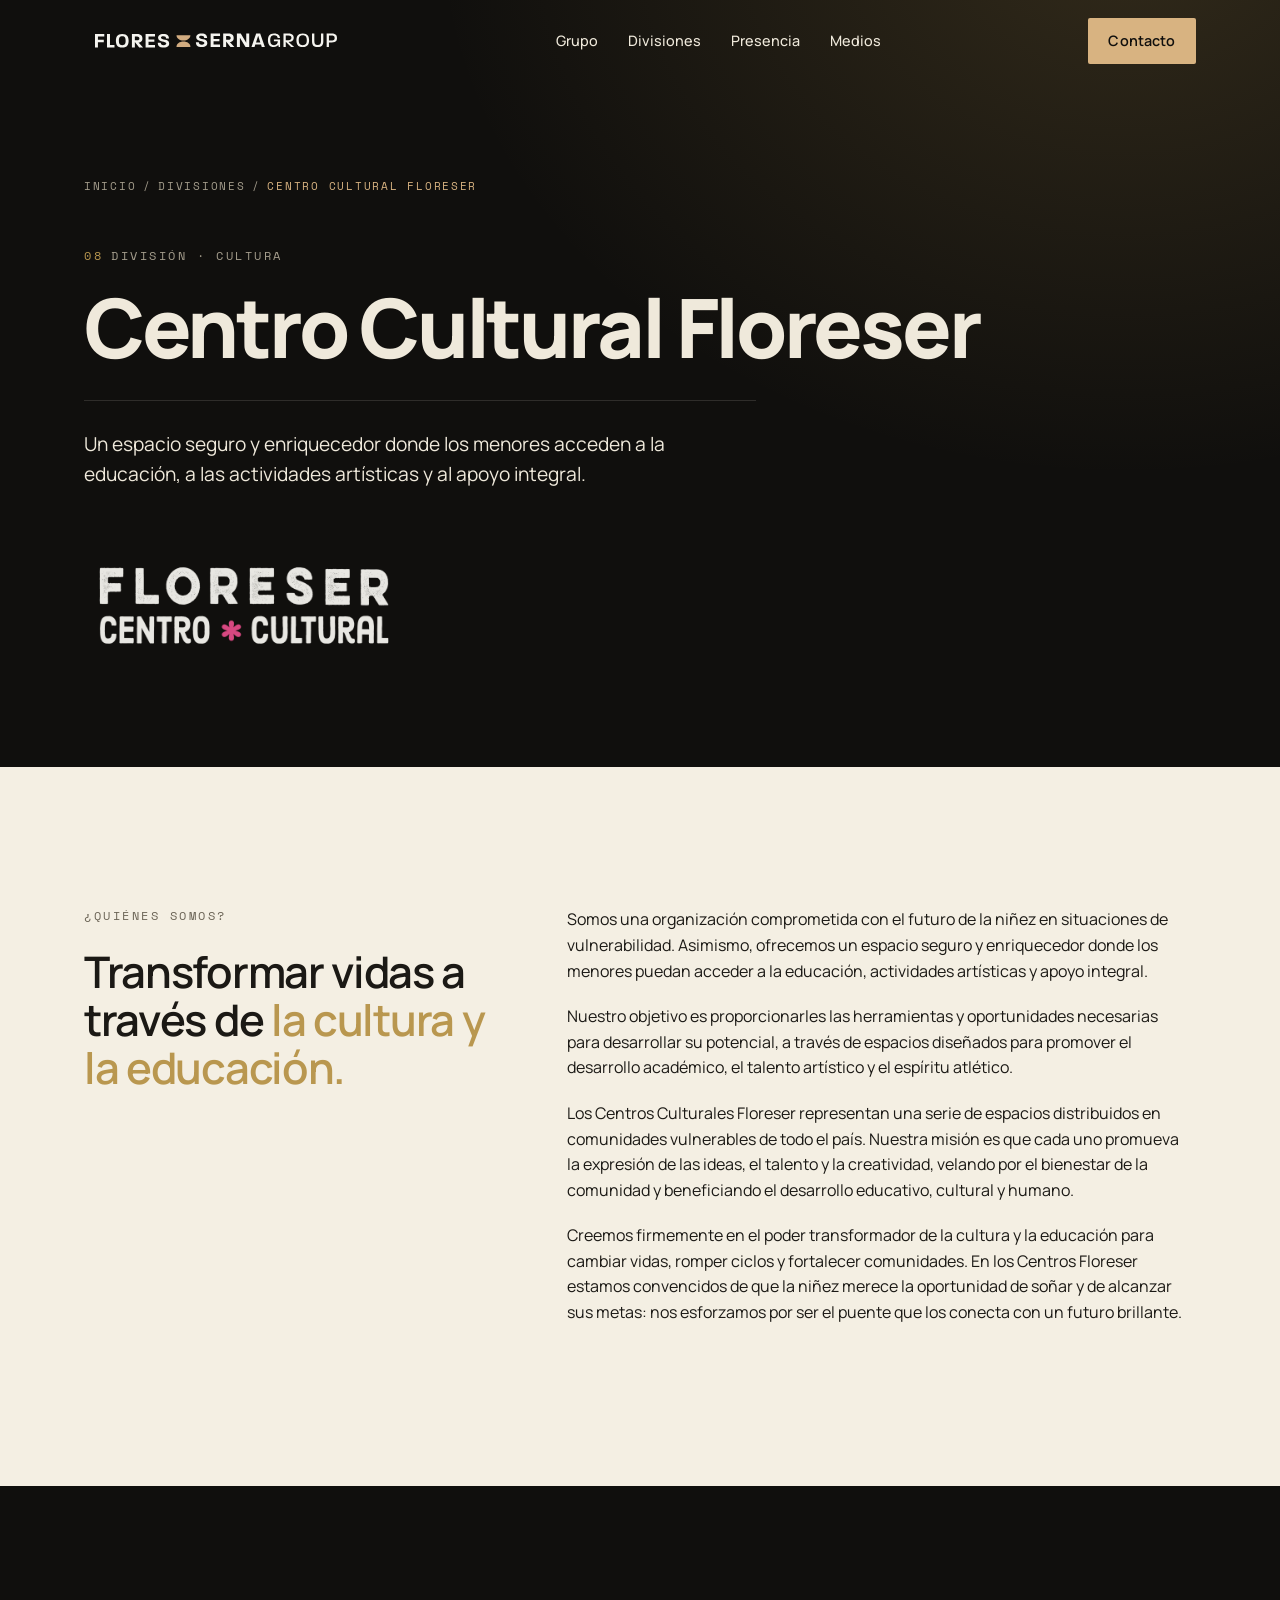
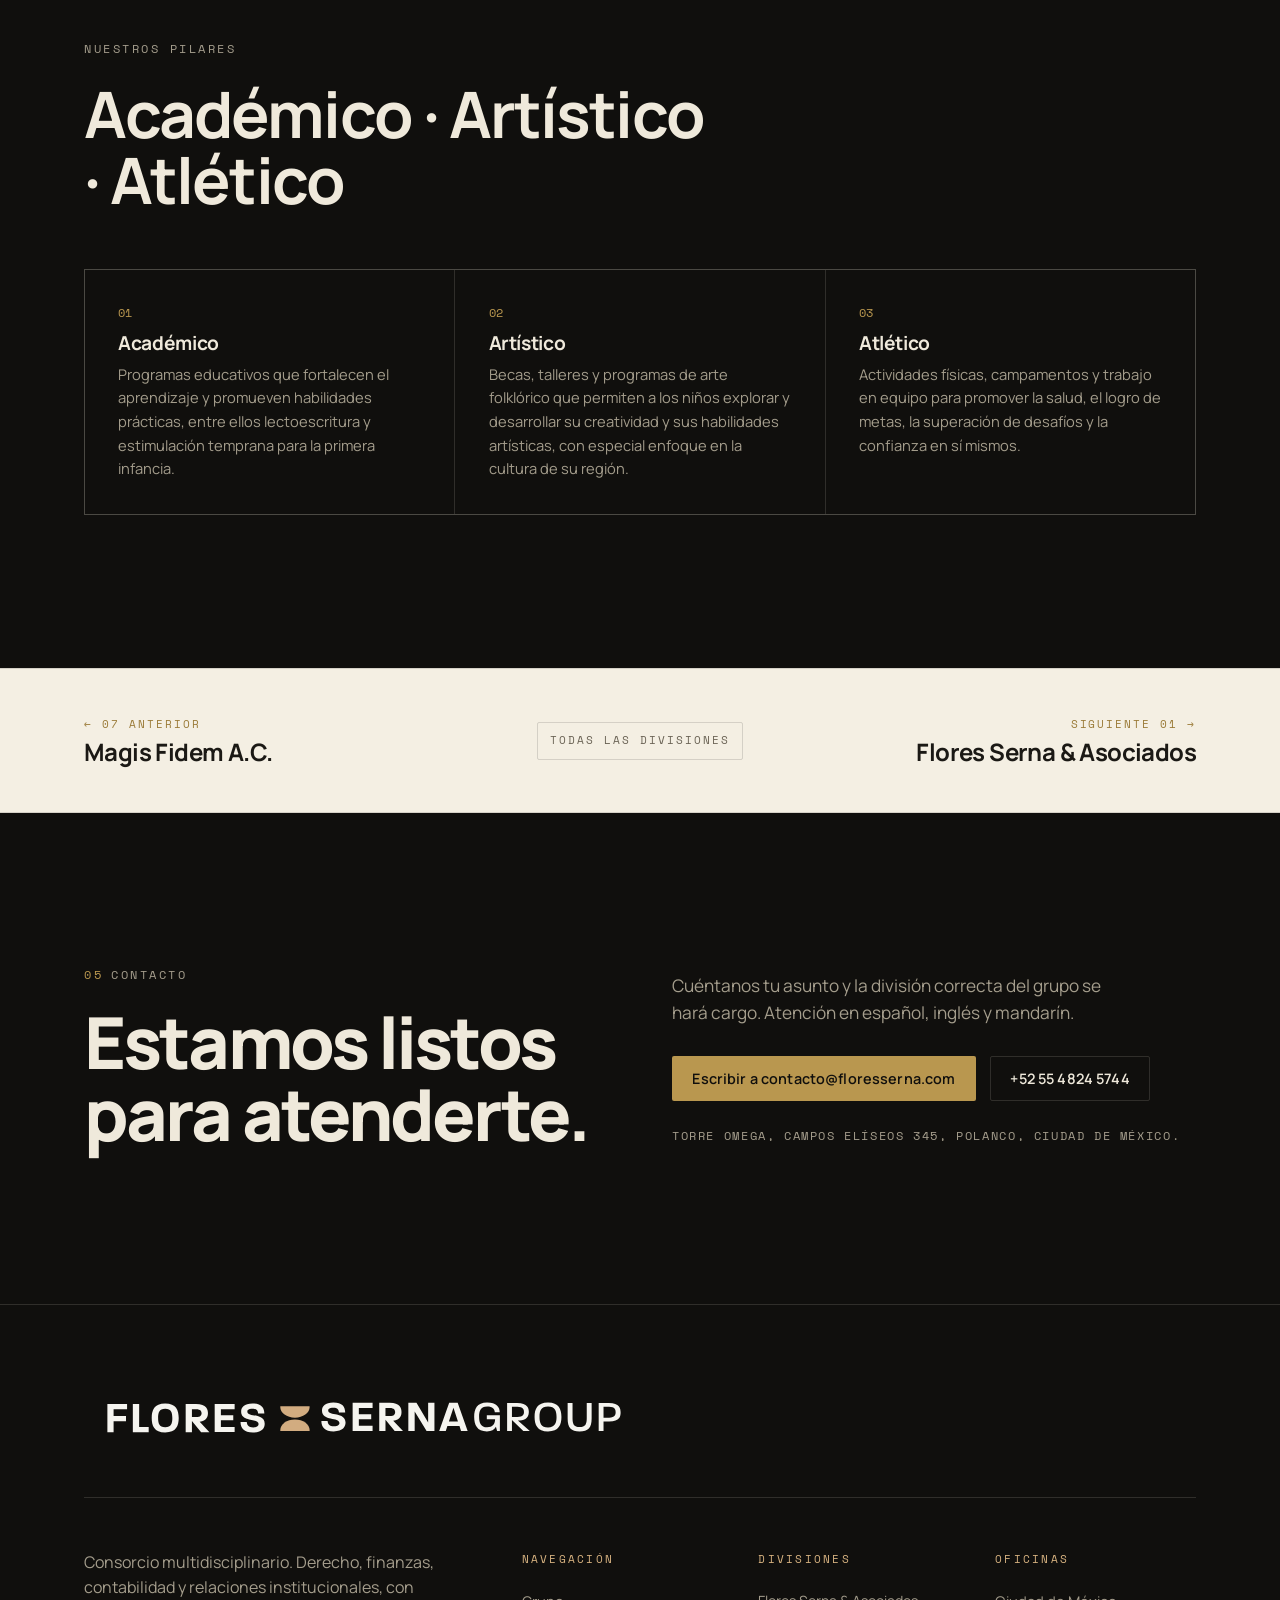
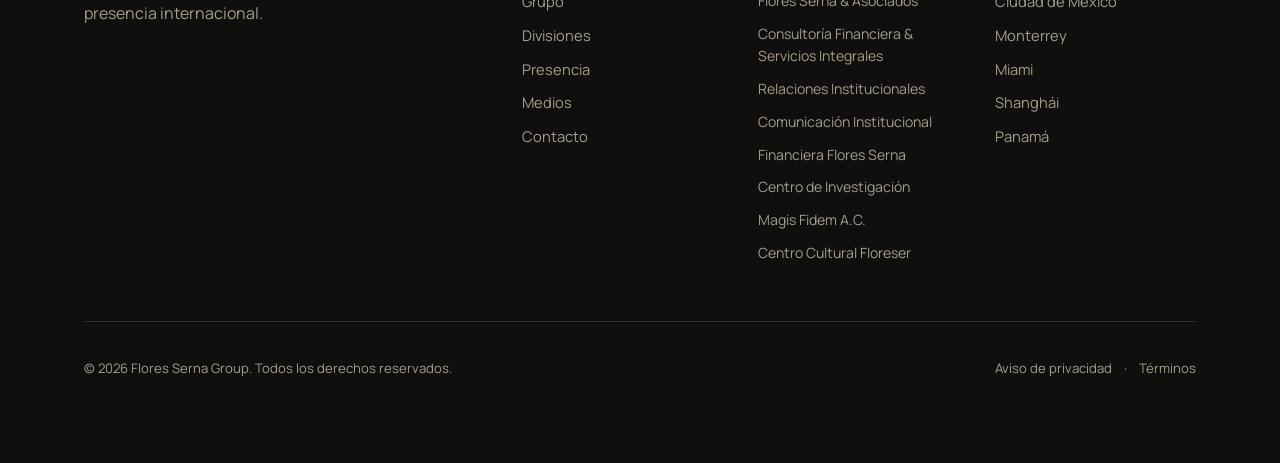
<file: divisiones/centro-cultural-floreser.html>
<!doctype html>
<html lang="es">
<head>
  <meta charset="utf-8" />
  <meta name="viewport" content="width=device-width, initial-scale=1" />
  <title>Centro Cultural Floreser — Flores Serna Group</title>
  <meta name="description" content="Espacios para promover el desarrollo académico, el talento artístico y el espíritu atlético en la niñez de comunidades vulnerables de todo el país." />
  <meta name="theme-color" content="#0e0e0f" />

  <meta property="og:title" content="Centro Cultural Floreser — Flores Serna Group" />
  <meta property="og:description" content="Espacios para promover el desarrollo académico, el talento artístico y el espíritu atlético en la niñez de comunidades vulnerables de todo el país." />
  <meta property="og:type" content="website" />

  <link rel="icon" href="../assets/img/Recurso-14.svg" type="image/svg+xml" />

  <link rel="preconnect" href="https://fonts.googleapis.com" />
  <link rel="preconnect" href="https://fonts.gstatic.com" crossorigin />
  <link href="https://fonts.googleapis.com/css2?family=Manrope:wght@400;500;600;700;800&family=Space+Mono:wght@400;700&display=swap" rel="stylesheet" />

  <link rel="stylesheet" href="../assets/css/styles.css" />
</head>
<body class="is-subpage">
  <a class="skip-link" href="#main">Saltar al contenido</a>

  <header class="nav" id="nav" data-elevated="false">
    <div class="nav__inner">
      <a class="brand" href="../index.html" aria-label="Flores Serna Group — Inicio">
        <img class="brand__logo brand__logo--light" src="../assets/img/floresernagrouplogo.svg" alt="" aria-hidden="true" />
        <img class="brand__logo brand__logo--ink" src="../assets/img/floresernagrouplogo-ink.svg" alt="" aria-hidden="true" />
      </a>

      <nav class="nav__links" aria-label="Navegación principal">
        <a href="../index.html#grupo">Grupo</a>
        <a href="../index.html#divisiones" aria-current="page">Divisiones</a>
        <a href="../index.html#presencia">Presencia</a>
        <a href="../index.html#medios">Medios</a>
      </nav>

      <a href="../index.html#contacto" class="btn btn--nav">Contacto</a>

      <button class="nav__toggle" id="navToggle" aria-label="Abrir menú" aria-expanded="false" aria-controls="mobileMenu">
        <span></span><span></span>
      </button>
    </div>
  </header>

  <div class="mobile-menu" id="mobileMenu" hidden>
    <nav aria-label="Navegación móvil">
      <a href="../index.html#grupo"><span class="mm-idx">01</span> Grupo</a>
      <a href="../index.html#divisiones"><span class="mm-idx">02</span> Divisiones</a>
      <a href="../index.html#presencia"><span class="mm-idx">03</span> Presencia</a>
      <a href="../index.html#medios"><span class="mm-idx">04</span> Medios</a>
      <a href="../index.html#contacto"><span class="mm-idx">05</span> Contacto</a>
    </nav>
  </div>

  <main id="main">
    <section class="dhero" aria-labelledby="d-title">
      <div class="wrap">
        <nav class="crumbs" aria-label="Ruta de navegación">
          <a href="../index.html">Inicio</a>
          <span aria-hidden="true">/</span>
          <a href="../index.html#divisiones">Divisiones</a>
          <span aria-hidden="true">/</span>
          <span aria-current="page">Centro Cultural Floreser</span>
        </nav>

        <p class="eyebrow eyebrow--light reveal"><span class="idx">08</span> División · Cultura</p>
        <h1 class="dhero__title reveal" id="d-title" style="--i:1">Centro Cultural Floreser</h1>
        <p class="dhero__lede reveal" style="--i:2">Un espacio seguro y enriquecedor donde los menores acceden a la educación, a las actividades artísticas y al apoyo integral.</p>
        <img class="dhero__logo" src="../assets/img/logo-floreser-blanco.png" alt="Centro Cultural Floreser" />
      </div>
    </section>

    <section class="dsec section">
      <div class="wrap dsec__split">
        <div class="dsec__head">
          <p class="eyebrow reveal">¿Quiénes somos?</p>
          <h2 class="dsec__title reveal">Transformar vidas a través de <span class="u-gold">la cultura y la educación.</span></h2>
        </div>
        <div class="dsec__body">
          <p class="reveal">Somos una organización comprometida con el futuro de la niñez en situaciones de vulnerabilidad. Asimismo, ofrecemos un espacio seguro y enriquecedor donde los menores puedan acceder a la educación, actividades artísticas y apoyo integral.</p>
          <p class="reveal">Nuestro objetivo es proporcionarles las herramientas y oportunidades necesarias para desarrollar su potencial, a través de espacios diseñados para promover el desarrollo académico, el talento artístico y el espíritu atlético.</p>
          <p class="reveal">Los Centros Culturales Floreser representan una serie de espacios distribuidos en comunidades vulnerables de todo el país. Nuestra misión es que cada uno promueva la expresión de las ideas, el talento y la creatividad, velando por el bienestar de la comunidad y beneficiando el desarrollo educativo, cultural y humano.</p>
          <p class="reveal">Creemos firmemente en el poder transformador de la cultura y la educación para cambiar vidas, romper ciclos y fortalecer comunidades. En los Centros Floreser estamos convencidos de que la niñez merece la oportunidad de soñar y de alcanzar sus metas: nos esforzamos por ser el puente que los conecta con un futuro brillante.</p>
        </div>
      </div>
    </section>

    <section class="dsec section--ink">
      <div class="wrap">
        <div class="dsec__bar">
          <p class="eyebrow eyebrow--light reveal">Nuestros pilares</p>
          <h2 class="section-title section-title--light reveal">Académico · Artístico · Atlético</h2>
        </div>
        <ol class="numcards" data-cols="3" role="list">
          <li class="numcard reveal" style="--i:0">
            <span class="numcard__n">01</span>
            <h3 class="numcard__t">Académico</h3>
            <p class="numcard__d">Programas educativos que fortalecen el aprendizaje y promueven habilidades prácticas, entre ellos lectoescritura y estimulación temprana para la primera infancia.</p>
          </li>
          <li class="numcard reveal" style="--i:1">
            <span class="numcard__n">02</span>
            <h3 class="numcard__t">Artístico</h3>
            <p class="numcard__d">Becas, talleres y programas de arte folklórico que permiten a los niños explorar y desarrollar su creatividad y sus habilidades artísticas, con especial enfoque en la cultura de su región.</p>
          </li>
          <li class="numcard reveal" style="--i:2">
            <span class="numcard__n">03</span>
            <h3 class="numcard__t">Atlético</h3>
            <p class="numcard__d">Actividades físicas, campamentos y trabajo en equipo para promover la salud, el logro de metas, la superación de desafíos y la confianza en sí mismos.</p>
          </li>
        </ol>
      </div>
    </section>

    <nav class="dnav" aria-label="Otras divisiones">
      <div class="wrap dnav__grid">
        <a class="dnav__item dnav__item--prev" href="magis-fidem.html">
          <span class="dnav__dir">← 07 Anterior</span>
          <span class="dnav__name">Magis Fidem A.C.</span>
        </a>
        <a class="dnav__all" href="../index.html#divisiones">Todas las divisiones</a>
        <a class="dnav__item dnav__item--next" href="flores-serna-asociados.html">
          <span class="dnav__dir">Siguiente 01 →</span>
          <span class="dnav__name">Flores Serna &amp; Asociados</span>
        </a>
      </div>
    </nav>

    <section class="cta section--ink" id="contacto" aria-labelledby="cta-title">
      <div class="wrap cta__grid">
        <div>
          <p class="eyebrow eyebrow--light reveal"><span class="idx">05</span> Contacto</p>
          <h2 class="cta__title reveal" id="cta-title">Estamos listos<br />para atenderte.</h2>
        </div>
        <div class="cta__right reveal">
          <p class="cta__lede">
            Cuéntanos tu asunto y la división correcta del grupo se hará cargo.
            Atención en español, inglés y mandarín.
          </p>
          <div class="cta__actions">
            <a class="btn btn--gold" href="mailto:contacto@floresserna.com">Escribir a contacto@floresserna.com</a>
            <a class="btn btn--ghost" href="tel:+525548245744">+52 55 4824 5744</a>
          </div>
          <p class="cta__note">Torre Omega, Campos Elíseos 345, Polanco, Ciudad de México.</p>
        </div>
      </div>
    </section>
  </main>

  <footer class="footer">
    <div class="wrap">
      <div class="footer__top">
        <img class="footer__logo" src="../assets/img/floresernagrouplogo.svg" alt="Flores Serna Group" />
      </div>
      <div class="footer__grid">
        <div class="footer__col footer__col--wide">
          <p class="footer__tag">Consorcio multidisciplinario. Derecho, finanzas, contabilidad y relaciones institucionales, con presencia internacional.</p>
        </div>
        <div class="footer__col">
          <h4>Navegación</h4>
          <a href="../index.html#grupo">Grupo</a>
          <a href="../index.html#divisiones">Divisiones</a>
          <a href="../index.html#presencia">Presencia</a>
          <a href="../index.html#medios">Medios</a>
          <a href="../index.html#contacto">Contacto</a>
        </div>
        <div class="footer__col footer__col--divs">
          <h4>Divisiones</h4>
          <a href="flores-serna-asociados.html">Flores Serna &amp; Asociados</a>
          <a href="consultoria-financiera.html">Consultoría Financiera &amp; Servicios Integrales</a>
          <a href="relaciones-institucionales.html">Relaciones Institucionales</a>
          <a href="comunicacion-institucional.html">Comunicación Institucional</a>
          <a href="financiera-flores-serna.html">Financiera Flores Serna</a>
          <a href="centro-de-investigacion.html">Centro de Investigación</a>
          <a href="magis-fidem.html">Magis Fidem A.C.</a>
          <a href="centro-cultural-floreser.html">Centro Cultural Floreser</a>
        </div>
        <div class="footer__col">
          <h4>Oficinas</h4>
          <a href="../index.html#presencia">Ciudad de México</a>
          <a href="../index.html#presencia">Monterrey</a>
          <a href="../index.html#presencia">Miami</a>
          <a href="../index.html#presencia">Shanghái</a>
          <a href="../index.html#presencia">Panamá</a>
        </div>
      </div>
      <div class="footer__bottom">
        <p>© <span id="year">2026</span> Flores Serna Group. Todos los derechos reservados.</p>
        <div class="footer__legal">
          <a href="../legal/aviso-de-privacidad.html">Aviso de privacidad</a>
          <span aria-hidden="true">·</span>
          <a href="../legal/terminos.html">Términos</a>
        </div>
      </div>
    </div>
  </footer>

  <script src="../assets/js/main.js"></script>
</body>
</html>
</file>
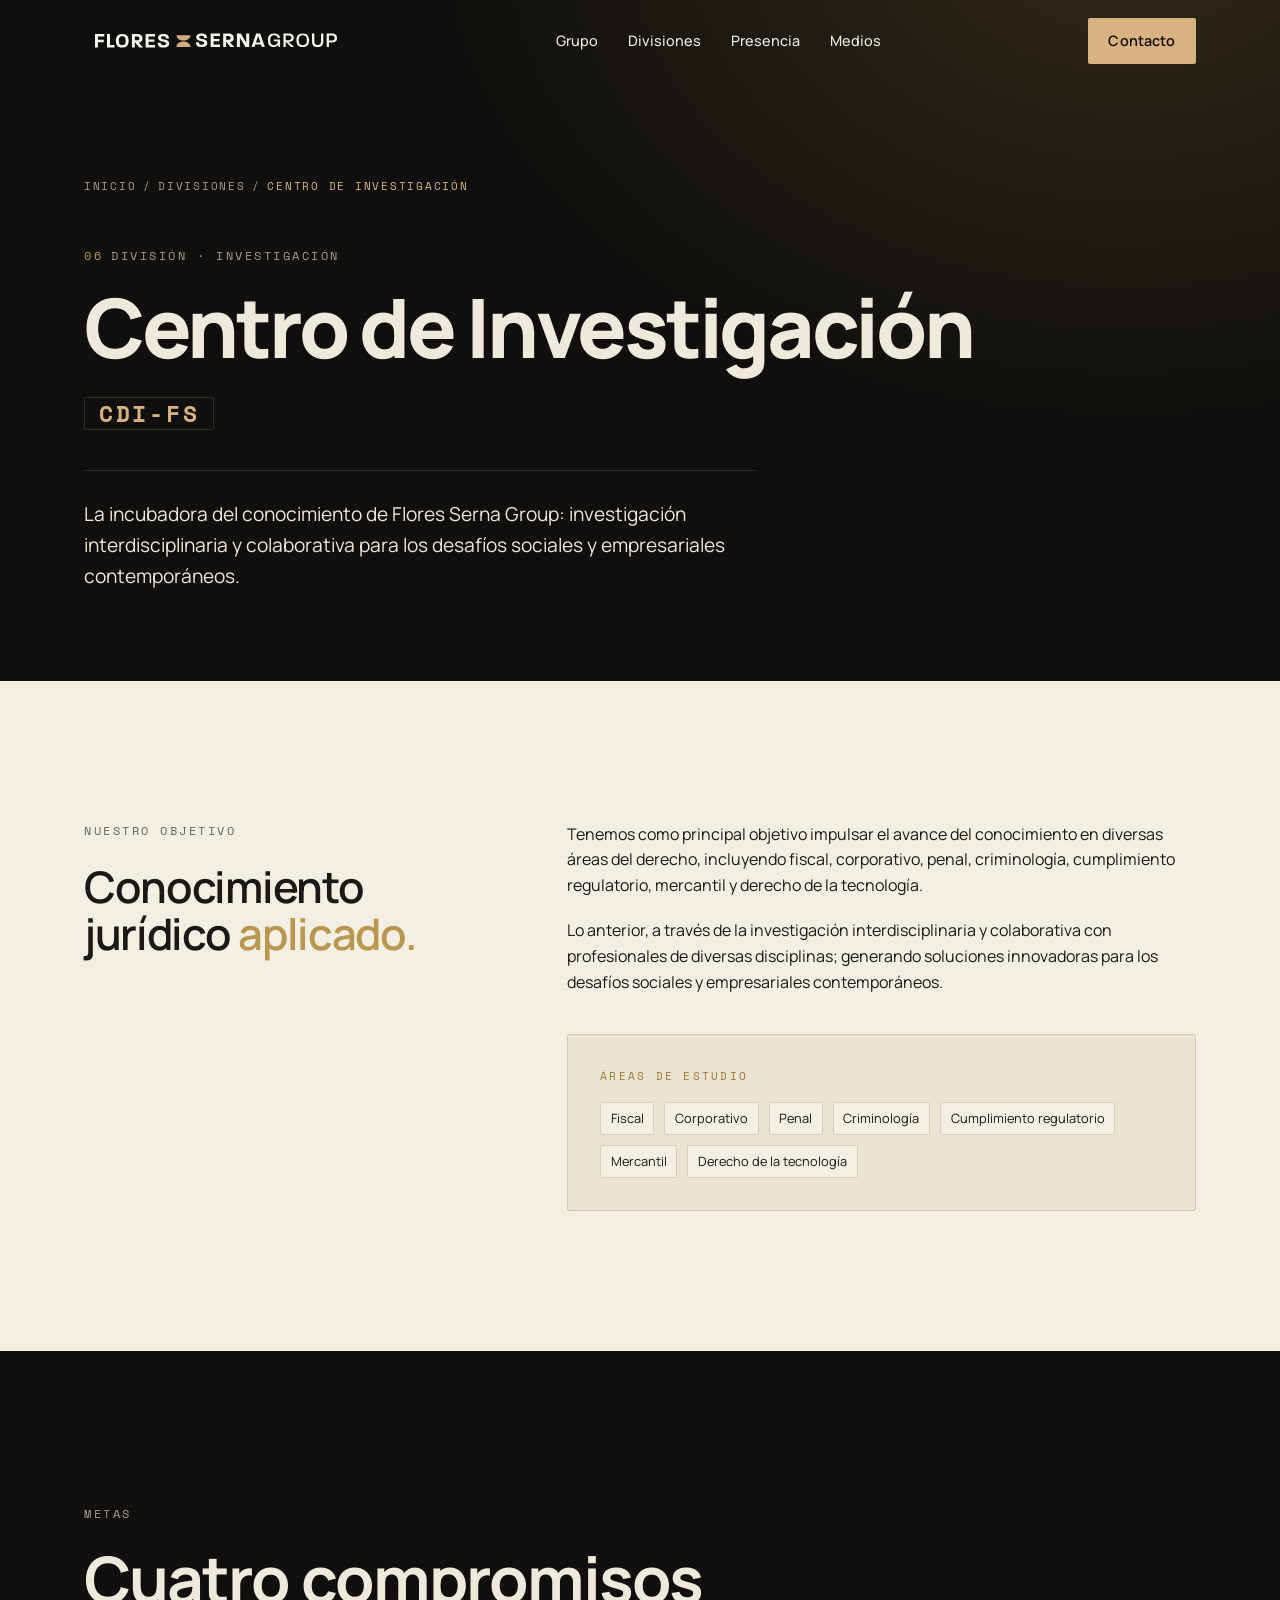
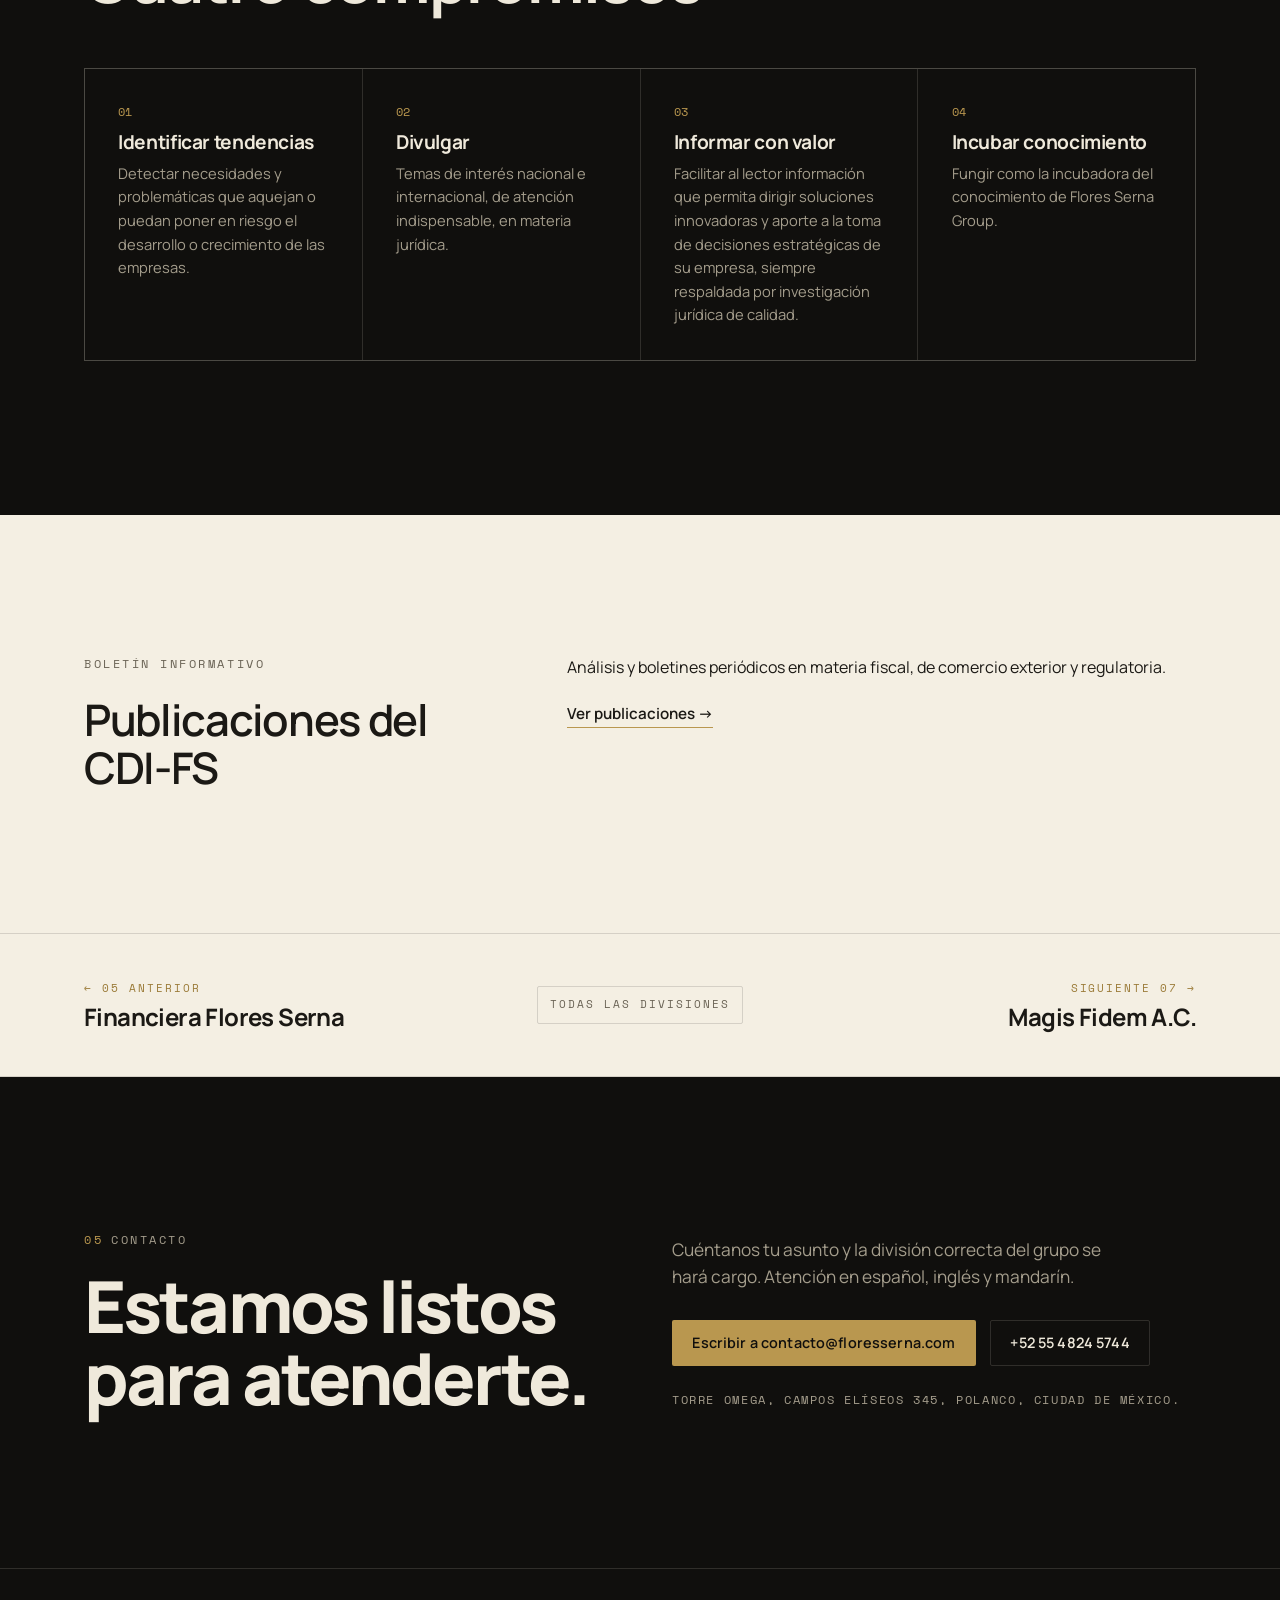
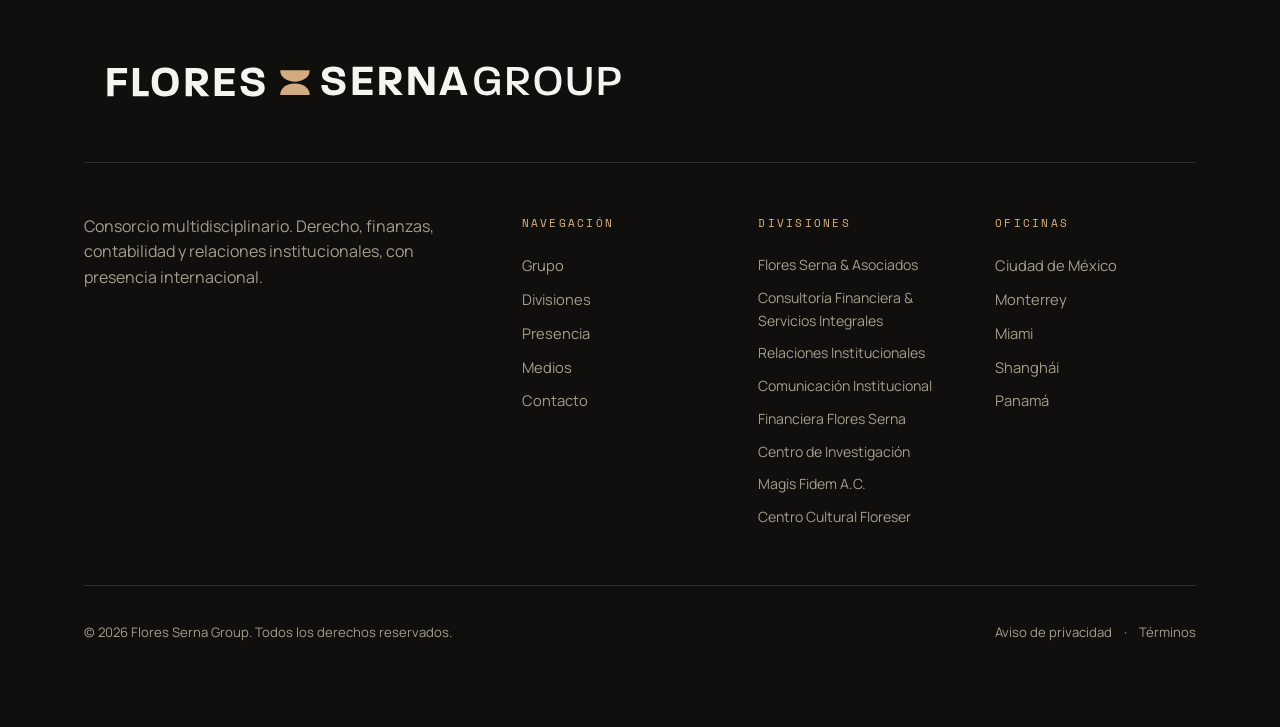
<file: divisiones/centro-de-investigacion.html>
<!doctype html>
<html lang="es">
<head>
  <meta charset="utf-8" />
  <meta name="viewport" content="width=device-width, initial-scale=1" />
  <title>Centro de Investigación Flores Serna | CDI-FS — Flores Serna Group</title>
  <meta name="description" content="Investigación interdisciplinaria en derecho fiscal, corporativo, penal, criminología, cumplimiento regulatorio, mercantil y derecho de la tecnología." />
  <meta name="theme-color" content="#0e0e0f" />

  <meta property="og:title" content="Centro de Investigación Flores Serna | CDI-FS — Flores Serna Group" />
  <meta property="og:description" content="Investigación interdisciplinaria en derecho fiscal, corporativo, penal, criminología, cumplimiento regulatorio, mercantil y derecho de la tecnología." />
  <meta property="og:type" content="website" />

  <link rel="icon" href="../assets/img/Recurso-14.svg" type="image/svg+xml" />

  <link rel="preconnect" href="https://fonts.googleapis.com" />
  <link rel="preconnect" href="https://fonts.gstatic.com" crossorigin />
  <link href="https://fonts.googleapis.com/css2?family=Manrope:wght@400;500;600;700;800&family=Space+Mono:wght@400;700&display=swap" rel="stylesheet" />

  <link rel="stylesheet" href="../assets/css/styles.css" />
</head>
<body class="is-subpage">
  <a class="skip-link" href="#main">Saltar al contenido</a>

  <header class="nav" id="nav" data-elevated="false">
    <div class="nav__inner">
      <a class="brand" href="../index.html" aria-label="Flores Serna Group — Inicio">
        <img class="brand__logo brand__logo--light" src="../assets/img/floresernagrouplogo.svg" alt="" aria-hidden="true" />
        <img class="brand__logo brand__logo--ink" src="../assets/img/floresernagrouplogo-ink.svg" alt="" aria-hidden="true" />
      </a>

      <nav class="nav__links" aria-label="Navegación principal">
        <a href="../index.html#grupo">Grupo</a>
        <a href="../index.html#divisiones" aria-current="page">Divisiones</a>
        <a href="../index.html#presencia">Presencia</a>
        <a href="../index.html#medios">Medios</a>
      </nav>

      <a href="../index.html#contacto" class="btn btn--nav">Contacto</a>

      <button class="nav__toggle" id="navToggle" aria-label="Abrir menú" aria-expanded="false" aria-controls="mobileMenu">
        <span></span><span></span>
      </button>
    </div>
  </header>

  <div class="mobile-menu" id="mobileMenu" hidden>
    <nav aria-label="Navegación móvil">
      <a href="../index.html#grupo"><span class="mm-idx">01</span> Grupo</a>
      <a href="../index.html#divisiones"><span class="mm-idx">02</span> Divisiones</a>
      <a href="../index.html#presencia"><span class="mm-idx">03</span> Presencia</a>
      <a href="../index.html#medios"><span class="mm-idx">04</span> Medios</a>
      <a href="../index.html#contacto"><span class="mm-idx">05</span> Contacto</a>
    </nav>
  </div>

  <main id="main">
    <section class="dhero" aria-labelledby="d-title">
      <div class="wrap">
        <nav class="crumbs" aria-label="Ruta de navegación">
          <a href="../index.html">Inicio</a>
          <span aria-hidden="true">/</span>
          <a href="../index.html#divisiones">Divisiones</a>
          <span aria-hidden="true">/</span>
          <span aria-current="page">Centro de Investigación</span>
        </nav>

        <p class="eyebrow eyebrow--light reveal"><span class="idx">06</span> División · Investigación</p>
        <h1 class="dhero__title reveal" id="d-title" style="--i:1">Centro de Investigación <span class="index__abbr">CDI-FS</span></h1>
        <p class="dhero__lede reveal" style="--i:2">La incubadora del conocimiento de Flores Serna Group: investigación interdisciplinaria y colaborativa para los desafíos sociales y empresariales contemporáneos.</p>
      </div>
    </section>

    <section class="dsec section">
      <div class="wrap dsec__split">
        <div class="dsec__head">
          <p class="eyebrow reveal">Nuestro objetivo</p>
          <h2 class="dsec__title reveal">Conocimiento jurídico <span class="u-gold">aplicado.</span></h2>
        </div>
        <div class="dsec__body">
          <p class="reveal">Tenemos como principal objetivo impulsar el avance del conocimiento en diversas áreas del derecho, incluyendo fiscal, corporativo, penal, criminología, cumplimiento regulatorio, mercantil y derecho de la tecnología.</p>
          <p class="reveal">Lo anterior, a través de la investigación interdisciplinaria y colaborativa con profesionales de diversas disciplinas; generando soluciones innovadoras para los desafíos sociales y empresariales contemporáneos.</p>
        <aside class="dside reveal">
          <h3 class="dside__title">Áreas de estudio</h3>
          <ul class="chips chips--sm">
            <li class="chip">Fiscal</li>
            <li class="chip">Corporativo</li>
            <li class="chip">Penal</li>
            <li class="chip">Criminología</li>
            <li class="chip">Cumplimiento regulatorio</li>
            <li class="chip">Mercantil</li>
            <li class="chip">Derecho de la tecnología</li>
          </ul>
        </aside>
        </div>
      </div>
    </section>

    <section class="dsec section--ink">
      <div class="wrap">
        <div class="dsec__bar">
          <p class="eyebrow eyebrow--light reveal">Metas</p>
          <h2 class="section-title section-title--light reveal">Cuatro compromisos</h2>
        </div>
        <ol class="numcards" data-cols="4" role="list">
          <li class="numcard reveal" style="--i:0">
            <span class="numcard__n">01</span>
            <h3 class="numcard__t">Identificar tendencias</h3>
            <p class="numcard__d">Detectar necesidades y problemáticas que aquejan o puedan poner en riesgo el desarrollo o crecimiento de las empresas.</p>
          </li>
          <li class="numcard reveal" style="--i:1">
            <span class="numcard__n">02</span>
            <h3 class="numcard__t">Divulgar</h3>
            <p class="numcard__d">Temas de interés nacional e internacional, de atención indispensable, en materia jurídica.</p>
          </li>
          <li class="numcard reveal" style="--i:2">
            <span class="numcard__n">03</span>
            <h3 class="numcard__t">Informar con valor</h3>
            <p class="numcard__d">Facilitar al lector información que permita dirigir soluciones innovadoras y aporte a la toma de decisiones estratégicas de su empresa, siempre respaldada por investigación jurídica de calidad.</p>
          </li>
          <li class="numcard reveal" style="--i:3">
            <span class="numcard__n">04</span>
            <h3 class="numcard__t">Incubar conocimiento</h3>
            <p class="numcard__d">Fungir como la incubadora del conocimiento de Flores Serna Group.</p>
          </li>
        </ol>
      </div>
    </section>

    <section class="dsec section">
      <div class="wrap dsec__split">
        <div class="dsec__head">
          <p class="eyebrow reveal">Boletín informativo</p>
          <h2 class="dsec__title reveal">Publicaciones del CDI-FS</h2>
        </div>
        <div class="dsec__body">
          <p class="reveal">Análisis y boletines periódicos en materia fiscal, de comercio exterior y regulatoria.</p>
          <p class="reveal"><a class="link-arrow" href="../index.html#medios">Ver publicaciones <span aria-hidden="true">→</span></a></p>
        </div>
      </div>
    </section>

    <nav class="dnav" aria-label="Otras divisiones">
      <div class="wrap dnav__grid">
        <a class="dnav__item dnav__item--prev" href="financiera-flores-serna.html">
          <span class="dnav__dir">← 05 Anterior</span>
          <span class="dnav__name">Financiera Flores Serna</span>
        </a>
        <a class="dnav__all" href="../index.html#divisiones">Todas las divisiones</a>
        <a class="dnav__item dnav__item--next" href="magis-fidem.html">
          <span class="dnav__dir">Siguiente 07 →</span>
          <span class="dnav__name">Magis Fidem A.C.</span>
        </a>
      </div>
    </nav>

    <section class="cta section--ink" id="contacto" aria-labelledby="cta-title">
      <div class="wrap cta__grid">
        <div>
          <p class="eyebrow eyebrow--light reveal"><span class="idx">05</span> Contacto</p>
          <h2 class="cta__title reveal" id="cta-title">Estamos listos<br />para atenderte.</h2>
        </div>
        <div class="cta__right reveal">
          <p class="cta__lede">
            Cuéntanos tu asunto y la división correcta del grupo se hará cargo.
            Atención en español, inglés y mandarín.
          </p>
          <div class="cta__actions">
            <a class="btn btn--gold" href="mailto:contacto@floresserna.com">Escribir a contacto@floresserna.com</a>
            <a class="btn btn--ghost" href="tel:+525548245744">+52 55 4824 5744</a>
          </div>
          <p class="cta__note">Torre Omega, Campos Elíseos 345, Polanco, Ciudad de México.</p>
        </div>
      </div>
    </section>
  </main>

  <footer class="footer">
    <div class="wrap">
      <div class="footer__top">
        <img class="footer__logo" src="../assets/img/floresernagrouplogo.svg" alt="Flores Serna Group" />
      </div>
      <div class="footer__grid">
        <div class="footer__col footer__col--wide">
          <p class="footer__tag">Consorcio multidisciplinario. Derecho, finanzas, contabilidad y relaciones institucionales, con presencia internacional.</p>
        </div>
        <div class="footer__col">
          <h4>Navegación</h4>
          <a href="../index.html#grupo">Grupo</a>
          <a href="../index.html#divisiones">Divisiones</a>
          <a href="../index.html#presencia">Presencia</a>
          <a href="../index.html#medios">Medios</a>
          <a href="../index.html#contacto">Contacto</a>
        </div>
        <div class="footer__col footer__col--divs">
          <h4>Divisiones</h4>
          <a href="flores-serna-asociados.html">Flores Serna &amp; Asociados</a>
          <a href="consultoria-financiera.html">Consultoría Financiera &amp; Servicios Integrales</a>
          <a href="relaciones-institucionales.html">Relaciones Institucionales</a>
          <a href="comunicacion-institucional.html">Comunicación Institucional</a>
          <a href="financiera-flores-serna.html">Financiera Flores Serna</a>
          <a href="centro-de-investigacion.html">Centro de Investigación</a>
          <a href="magis-fidem.html">Magis Fidem A.C.</a>
          <a href="centro-cultural-floreser.html">Centro Cultural Floreser</a>
        </div>
        <div class="footer__col">
          <h4>Oficinas</h4>
          <a href="../index.html#presencia">Ciudad de México</a>
          <a href="../index.html#presencia">Monterrey</a>
          <a href="../index.html#presencia">Miami</a>
          <a href="../index.html#presencia">Shanghái</a>
          <a href="../index.html#presencia">Panamá</a>
        </div>
      </div>
      <div class="footer__bottom">
        <p>© <span id="year">2026</span> Flores Serna Group. Todos los derechos reservados.</p>
        <div class="footer__legal">
          <a href="../legal/aviso-de-privacidad.html">Aviso de privacidad</a>
          <span aria-hidden="true">·</span>
          <a href="../legal/terminos.html">Términos</a>
        </div>
      </div>
    </div>
  </footer>

  <script src="../assets/js/main.js"></script>
</body>
</html>
</file>
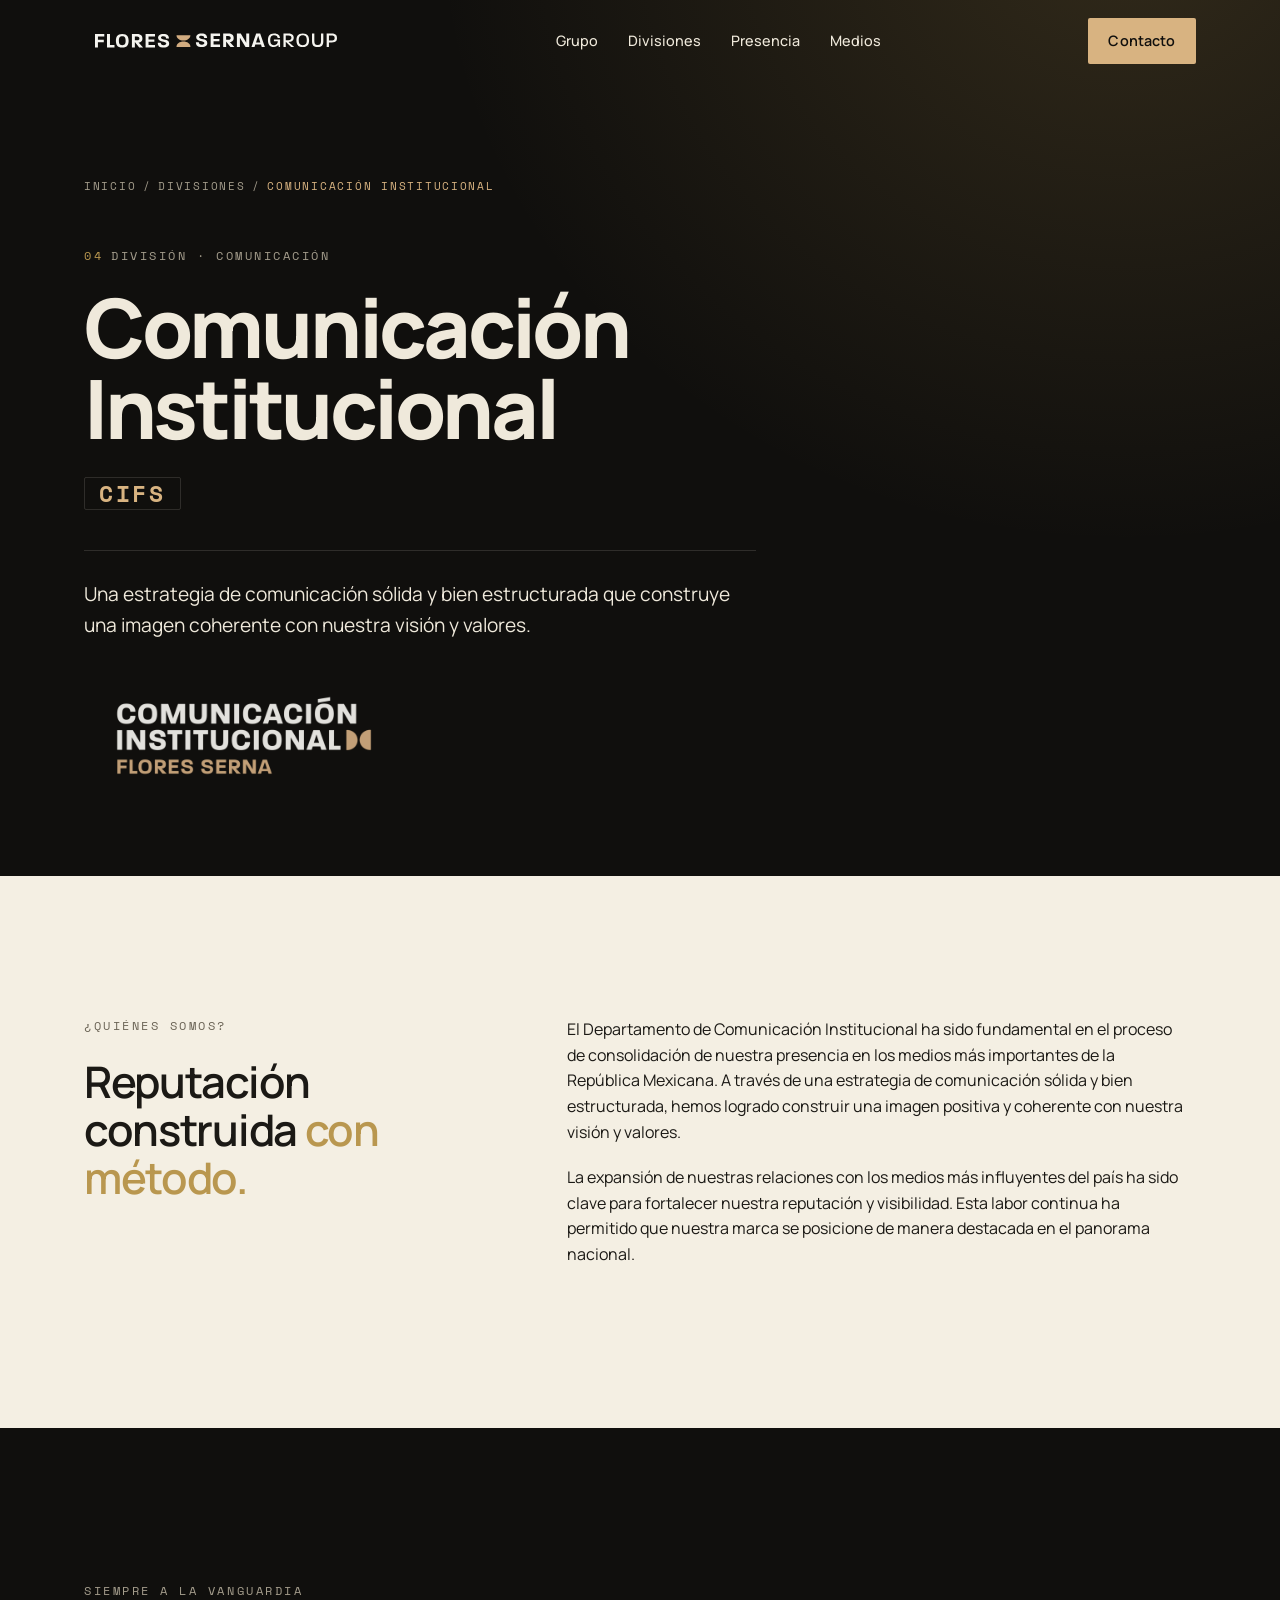
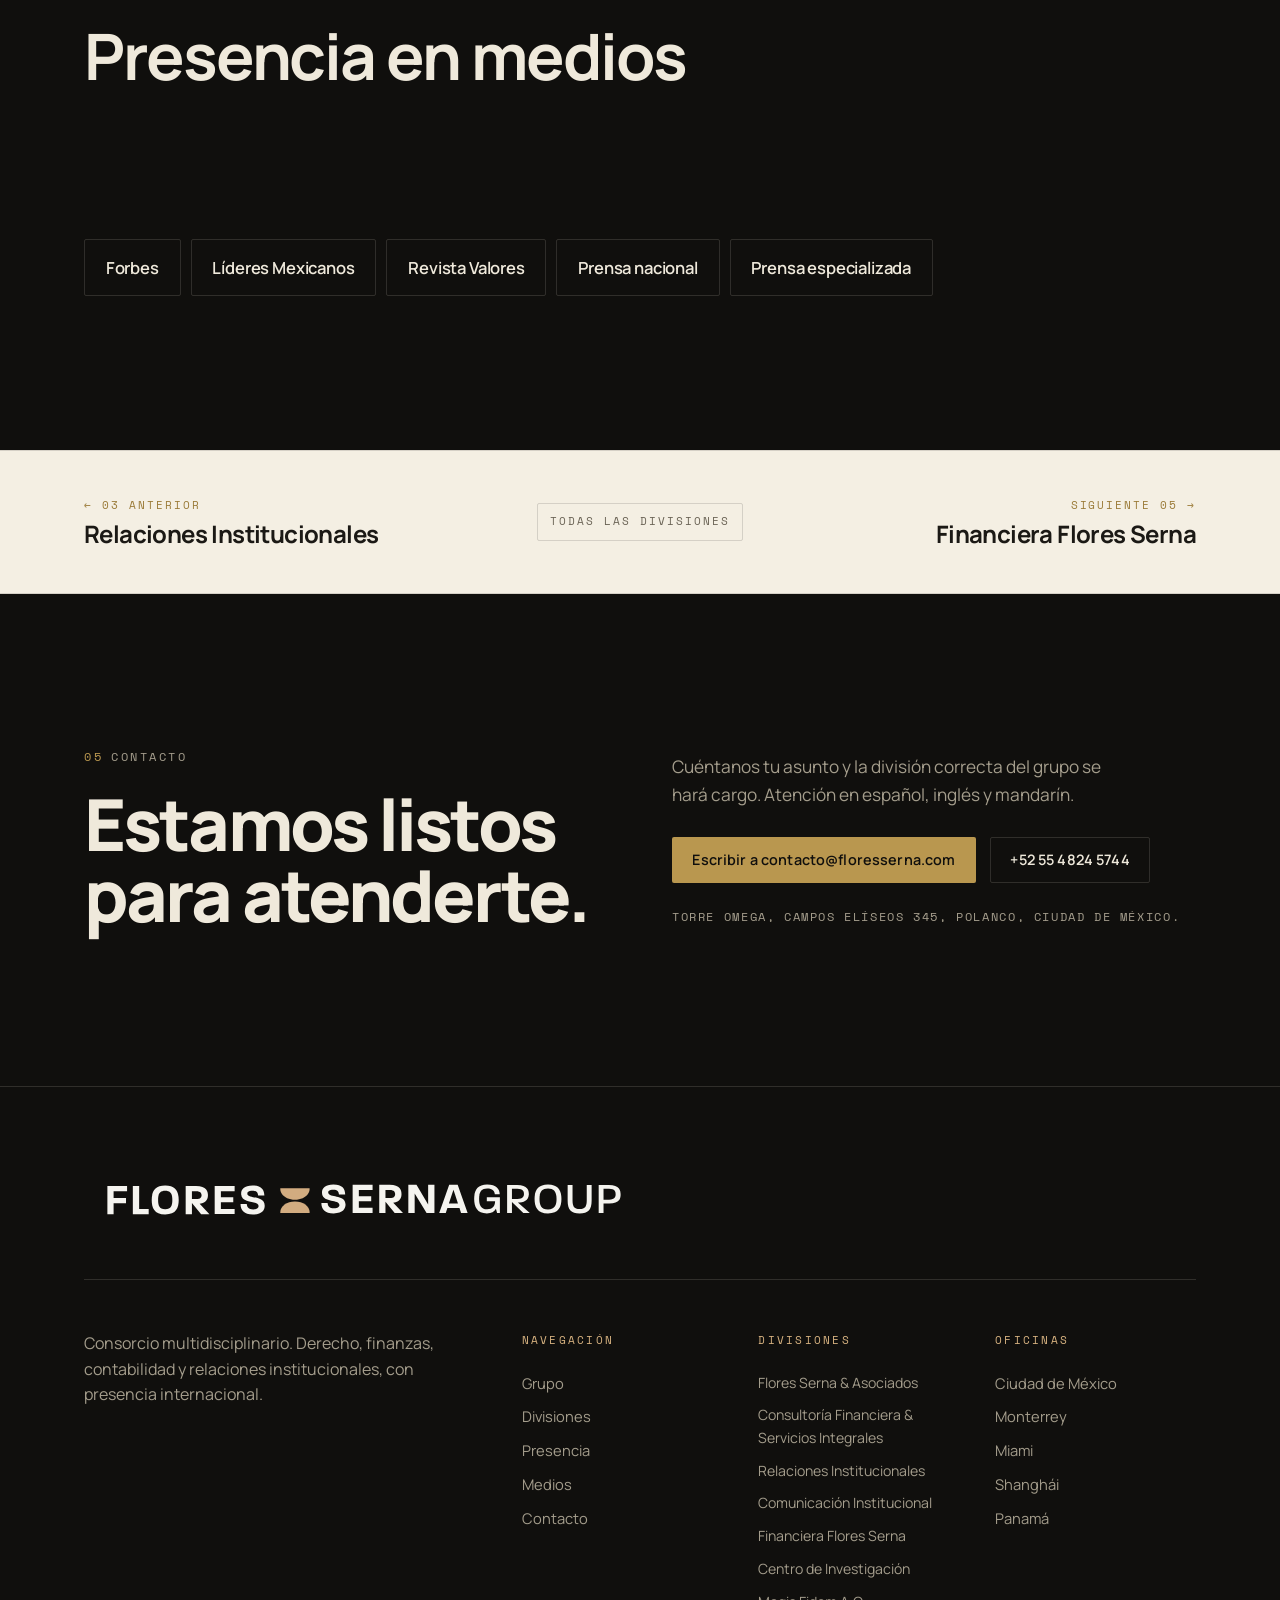
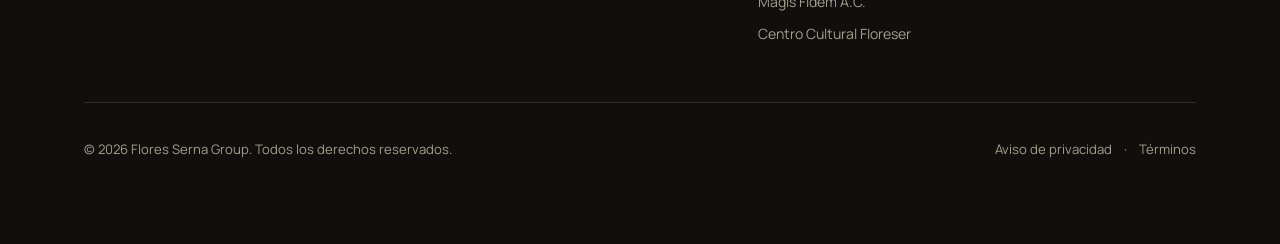
<file: divisiones/comunicacion-institucional.html>
<!doctype html>
<html lang="es">
<head>
  <meta charset="utf-8" />
  <meta name="viewport" content="width=device-width, initial-scale=1" />
  <title>Comunicación Institucional Flores Serna | CIFS — Flores Serna Group</title>
  <meta name="description" content="Estrategia de comunicación, reputación y relación con los medios más influyentes de México para Flores Serna Group." />
  <meta name="theme-color" content="#0e0e0f" />

  <meta property="og:title" content="Comunicación Institucional Flores Serna | CIFS — Flores Serna Group" />
  <meta property="og:description" content="Estrategia de comunicación, reputación y relación con los medios más influyentes de México para Flores Serna Group." />
  <meta property="og:type" content="website" />

  <link rel="icon" href="../assets/img/Recurso-14.svg" type="image/svg+xml" />

  <link rel="preconnect" href="https://fonts.googleapis.com" />
  <link rel="preconnect" href="https://fonts.gstatic.com" crossorigin />
  <link href="https://fonts.googleapis.com/css2?family=Manrope:wght@400;500;600;700;800&family=Space+Mono:wght@400;700&display=swap" rel="stylesheet" />

  <link rel="stylesheet" href="../assets/css/styles.css" />
</head>
<body class="is-subpage">
  <a class="skip-link" href="#main">Saltar al contenido</a>

  <header class="nav" id="nav" data-elevated="false">
    <div class="nav__inner">
      <a class="brand" href="../index.html" aria-label="Flores Serna Group — Inicio">
        <img class="brand__logo brand__logo--light" src="../assets/img/floresernagrouplogo.svg" alt="" aria-hidden="true" />
        <img class="brand__logo brand__logo--ink" src="../assets/img/floresernagrouplogo-ink.svg" alt="" aria-hidden="true" />
      </a>

      <nav class="nav__links" aria-label="Navegación principal">
        <a href="../index.html#grupo">Grupo</a>
        <a href="../index.html#divisiones" aria-current="page">Divisiones</a>
        <a href="../index.html#presencia">Presencia</a>
        <a href="../index.html#medios">Medios</a>
      </nav>

      <a href="../index.html#contacto" class="btn btn--nav">Contacto</a>

      <button class="nav__toggle" id="navToggle" aria-label="Abrir menú" aria-expanded="false" aria-controls="mobileMenu">
        <span></span><span></span>
      </button>
    </div>
  </header>

  <div class="mobile-menu" id="mobileMenu" hidden>
    <nav aria-label="Navegación móvil">
      <a href="../index.html#grupo"><span class="mm-idx">01</span> Grupo</a>
      <a href="../index.html#divisiones"><span class="mm-idx">02</span> Divisiones</a>
      <a href="../index.html#presencia"><span class="mm-idx">03</span> Presencia</a>
      <a href="../index.html#medios"><span class="mm-idx">04</span> Medios</a>
      <a href="../index.html#contacto"><span class="mm-idx">05</span> Contacto</a>
    </nav>
  </div>

  <main id="main">
    <section class="dhero" aria-labelledby="d-title">
      <div class="wrap">
        <nav class="crumbs" aria-label="Ruta de navegación">
          <a href="../index.html">Inicio</a>
          <span aria-hidden="true">/</span>
          <a href="../index.html#divisiones">Divisiones</a>
          <span aria-hidden="true">/</span>
          <span aria-current="page">Comunicación Institucional</span>
        </nav>

        <p class="eyebrow eyebrow--light reveal"><span class="idx">04</span> División · Comunicación</p>
        <h1 class="dhero__title reveal" id="d-title" style="--i:1">Comunicación Institucional <span class="index__abbr">CIFS</span></h1>
        <p class="dhero__lede reveal" style="--i:2">Una estrategia de comunicación sólida y bien estructurada que construye una imagen coherente con nuestra visión y valores.</p>
        <img class="dhero__logo" src="../assets/img/logo-cifs.png" alt="Comunicación Institucional" />
      </div>
    </section>

    <section class="dsec section">
      <div class="wrap dsec__split">
        <div class="dsec__head">
          <p class="eyebrow reveal">¿Quiénes somos?</p>
          <h2 class="dsec__title reveal">Reputación construida <span class="u-gold">con método.</span></h2>
        </div>
        <div class="dsec__body">
          <p class="reveal">El Departamento de Comunicación Institucional ha sido fundamental en el proceso de consolidación de nuestra presencia en los medios más importantes de la República Mexicana. A través de una estrategia de comunicación sólida y bien estructurada, hemos logrado construir una imagen positiva y coherente con nuestra visión y valores.</p>
          <p class="reveal">La expansión de nuestras relaciones con los medios más influyentes del país ha sido clave para fortalecer nuestra reputación y visibilidad. Esta labor continua ha permitido que nuestra marca se posicione de manera destacada en el panorama nacional.</p>
        </div>
      </div>
    </section>

    <section class="dsec section--ink">
      <div class="wrap">
        <div class="dsec__bar">
          <p class="eyebrow eyebrow--light reveal">Siempre a la vanguardia</p>
          <h2 class="section-title section-title--light reveal">Presencia en medios</h2>
          <p class="dsec__note reveal">En Flores Serna &amp; Asociados nos destacamos en los medios más influyentes a nivel nacional e internacional. La presencia de FS&amp;A en estas plataformas resalta nuestro liderazgo y excelencia en el ámbito jurídico.</p>
        </div>
        <ul class="chips chips--lg">
          <li class="chip chip--lg reveal" style="--i:0">Forbes</li>
          <li class="chip chip--lg reveal" style="--i:1">Líderes Mexicanos</li>
          <li class="chip chip--lg reveal" style="--i:2">Revista Valores</li>
          <li class="chip chip--lg reveal" style="--i:3">Prensa nacional</li>
          <li class="chip chip--lg reveal" style="--i:4">Prensa especializada</li>
        </ul>
      </div>
    </section>

    <nav class="dnav" aria-label="Otras divisiones">
      <div class="wrap dnav__grid">
        <a class="dnav__item dnav__item--prev" href="relaciones-institucionales.html">
          <span class="dnav__dir">← 03 Anterior</span>
          <span class="dnav__name">Relaciones Institucionales</span>
        </a>
        <a class="dnav__all" href="../index.html#divisiones">Todas las divisiones</a>
        <a class="dnav__item dnav__item--next" href="financiera-flores-serna.html">
          <span class="dnav__dir">Siguiente 05 →</span>
          <span class="dnav__name">Financiera Flores Serna</span>
        </a>
      </div>
    </nav>

    <section class="cta section--ink" id="contacto" aria-labelledby="cta-title">
      <div class="wrap cta__grid">
        <div>
          <p class="eyebrow eyebrow--light reveal"><span class="idx">05</span> Contacto</p>
          <h2 class="cta__title reveal" id="cta-title">Estamos listos<br />para atenderte.</h2>
        </div>
        <div class="cta__right reveal">
          <p class="cta__lede">
            Cuéntanos tu asunto y la división correcta del grupo se hará cargo.
            Atención en español, inglés y mandarín.
          </p>
          <div class="cta__actions">
            <a class="btn btn--gold" href="mailto:contacto@floresserna.com">Escribir a contacto@floresserna.com</a>
            <a class="btn btn--ghost" href="tel:+525548245744">+52 55 4824 5744</a>
          </div>
          <p class="cta__note">Torre Omega, Campos Elíseos 345, Polanco, Ciudad de México.</p>
        </div>
      </div>
    </section>
  </main>

  <footer class="footer">
    <div class="wrap">
      <div class="footer__top">
        <img class="footer__logo" src="../assets/img/floresernagrouplogo.svg" alt="Flores Serna Group" />
      </div>
      <div class="footer__grid">
        <div class="footer__col footer__col--wide">
          <p class="footer__tag">Consorcio multidisciplinario. Derecho, finanzas, contabilidad y relaciones institucionales, con presencia internacional.</p>
        </div>
        <div class="footer__col">
          <h4>Navegación</h4>
          <a href="../index.html#grupo">Grupo</a>
          <a href="../index.html#divisiones">Divisiones</a>
          <a href="../index.html#presencia">Presencia</a>
          <a href="../index.html#medios">Medios</a>
          <a href="../index.html#contacto">Contacto</a>
        </div>
        <div class="footer__col footer__col--divs">
          <h4>Divisiones</h4>
          <a href="flores-serna-asociados.html">Flores Serna &amp; Asociados</a>
          <a href="consultoria-financiera.html">Consultoría Financiera &amp; Servicios Integrales</a>
          <a href="relaciones-institucionales.html">Relaciones Institucionales</a>
          <a href="comunicacion-institucional.html">Comunicación Institucional</a>
          <a href="financiera-flores-serna.html">Financiera Flores Serna</a>
          <a href="centro-de-investigacion.html">Centro de Investigación</a>
          <a href="magis-fidem.html">Magis Fidem A.C.</a>
          <a href="centro-cultural-floreser.html">Centro Cultural Floreser</a>
        </div>
        <div class="footer__col">
          <h4>Oficinas</h4>
          <a href="../index.html#presencia">Ciudad de México</a>
          <a href="../index.html#presencia">Monterrey</a>
          <a href="../index.html#presencia">Miami</a>
          <a href="../index.html#presencia">Shanghái</a>
          <a href="../index.html#presencia">Panamá</a>
        </div>
      </div>
      <div class="footer__bottom">
        <p>© <span id="year">2026</span> Flores Serna Group. Todos los derechos reservados.</p>
        <div class="footer__legal">
          <a href="../legal/aviso-de-privacidad.html">Aviso de privacidad</a>
          <span aria-hidden="true">·</span>
          <a href="../legal/terminos.html">Términos</a>
        </div>
      </div>
    </div>
  </footer>

  <script src="../assets/js/main.js"></script>
</body>
</html>
</file>
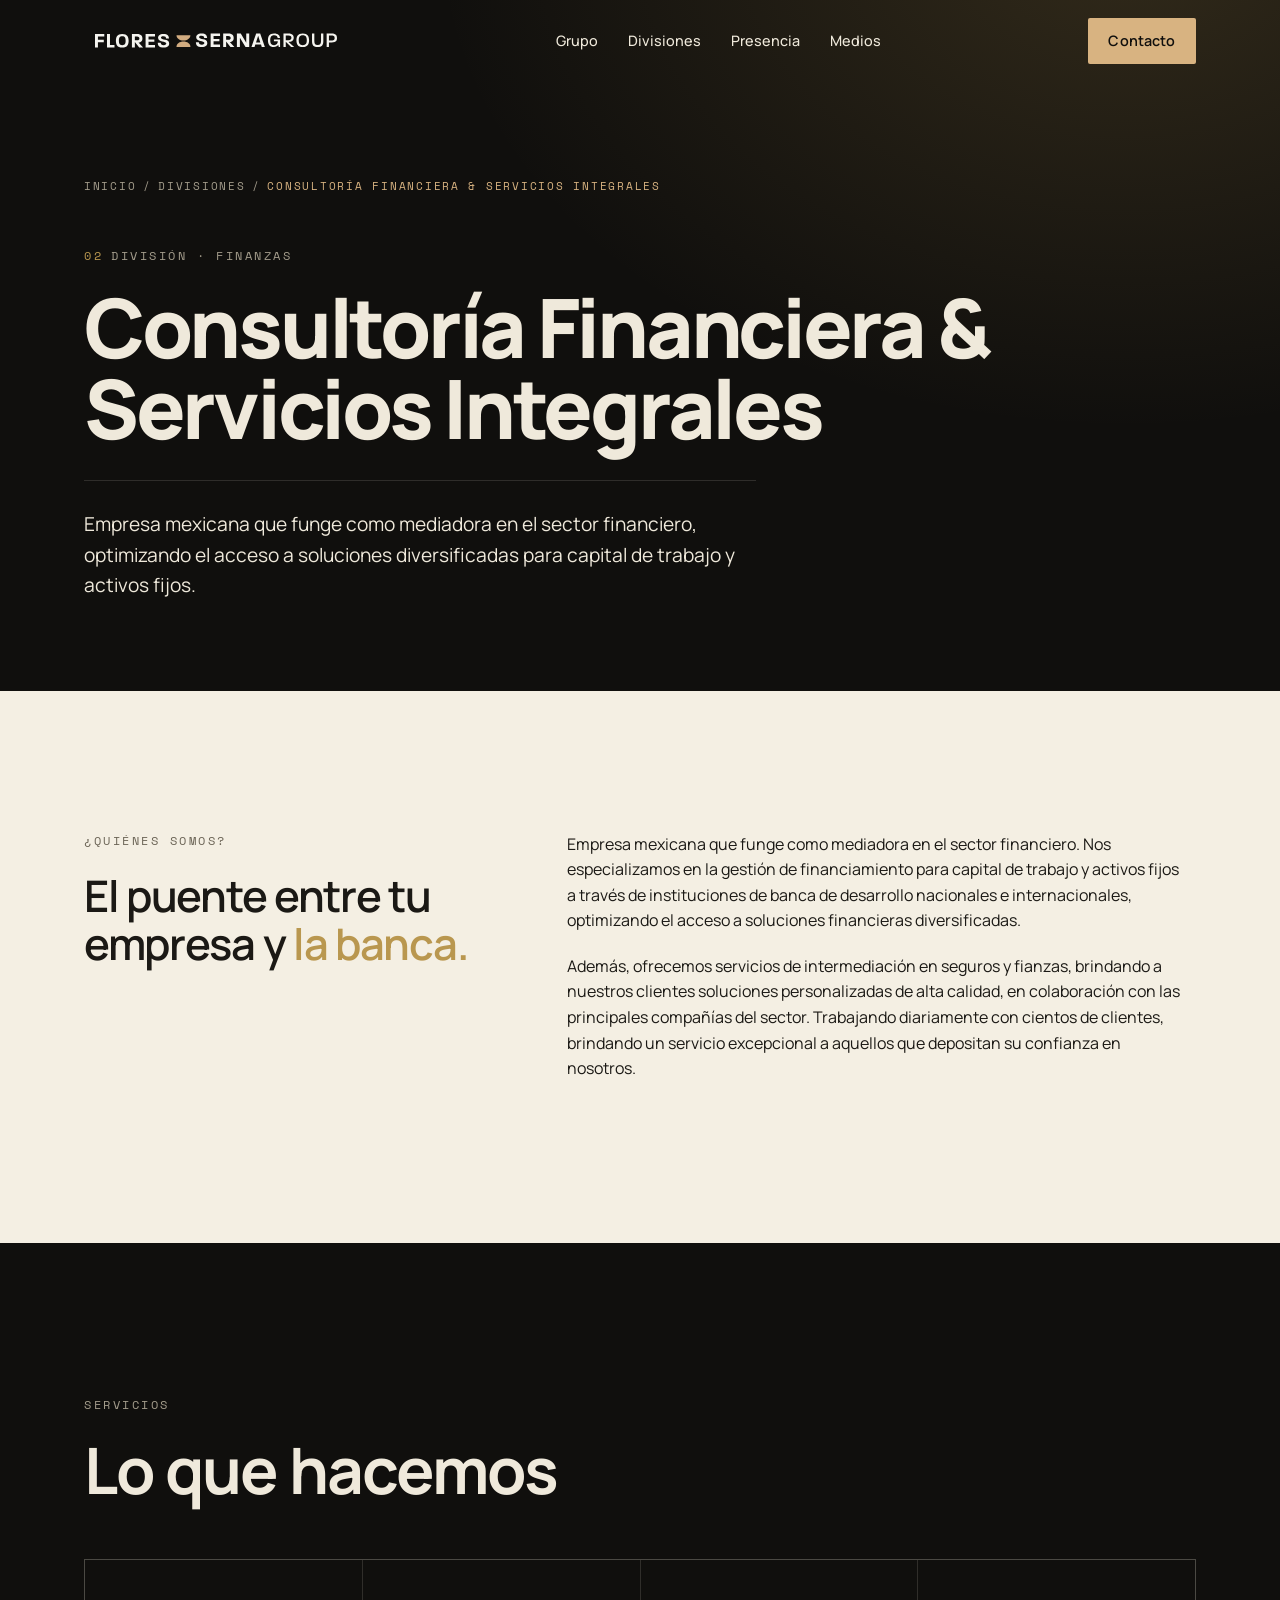
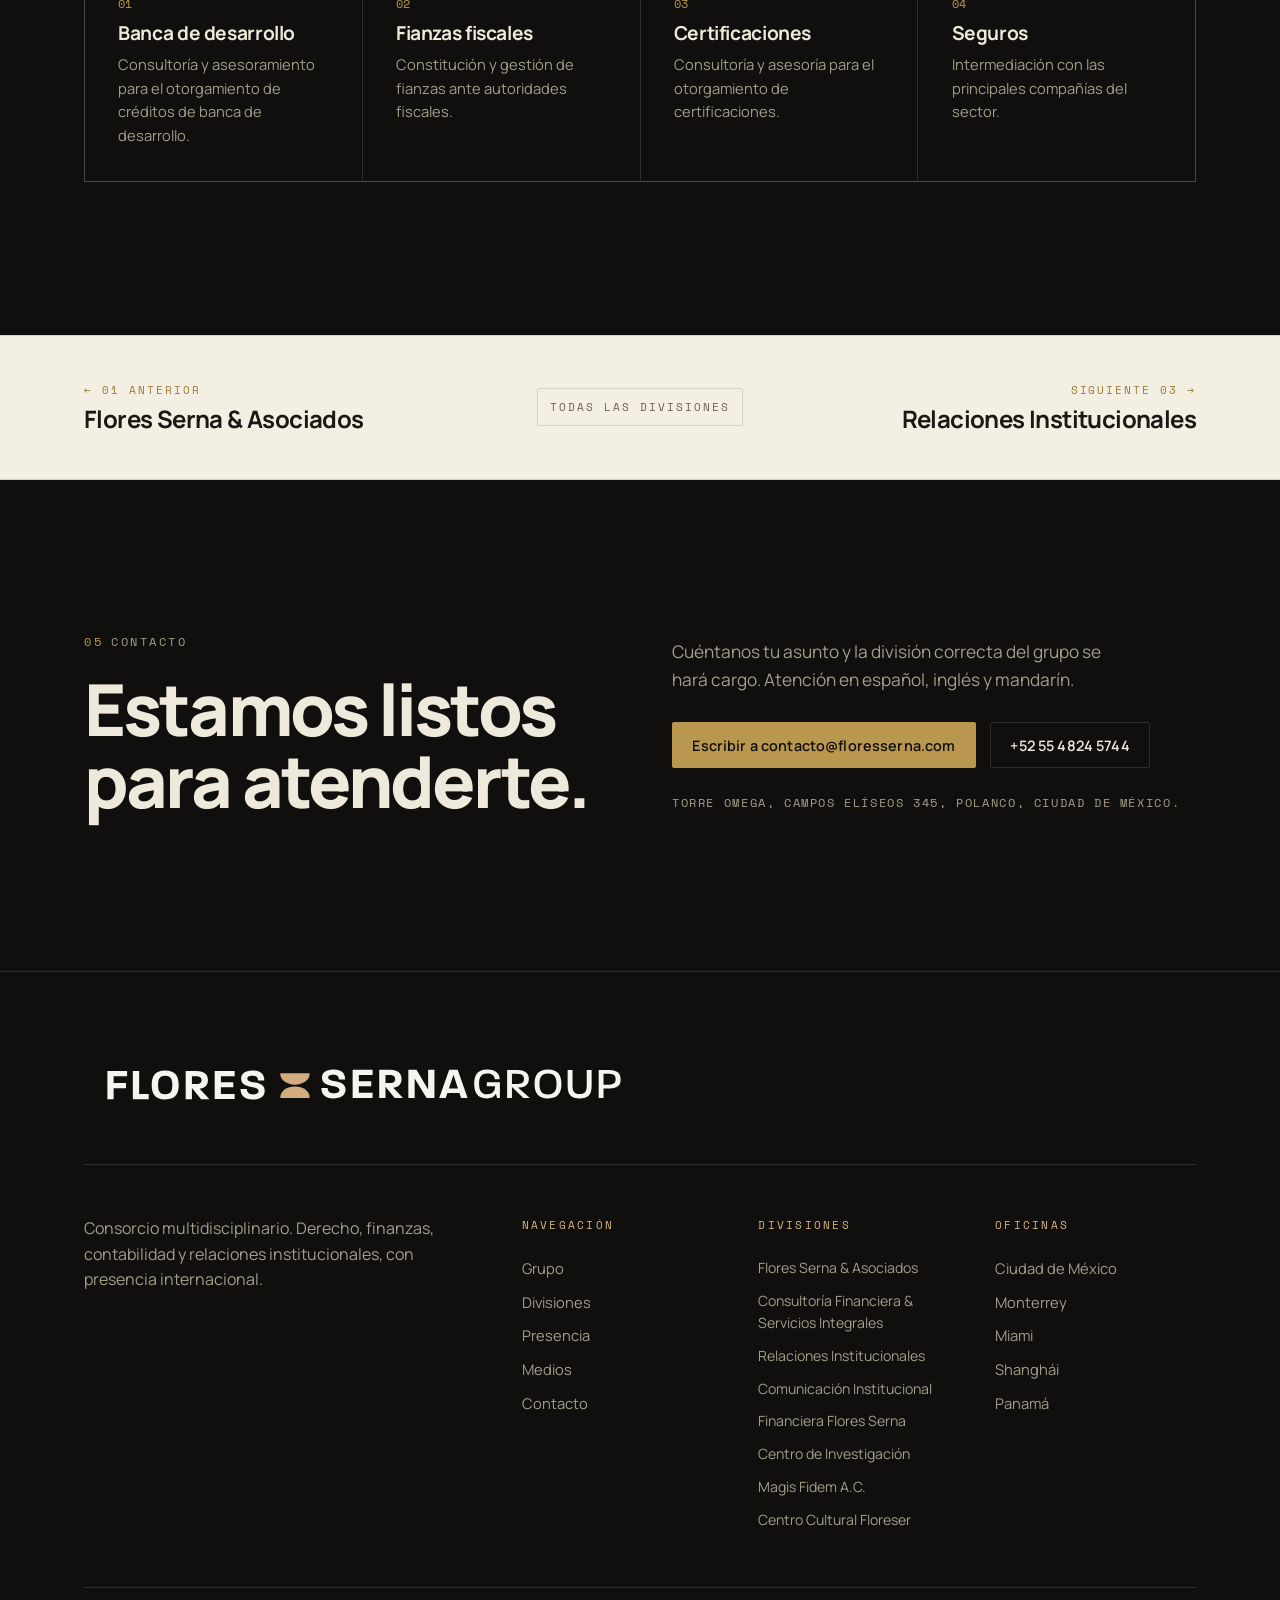
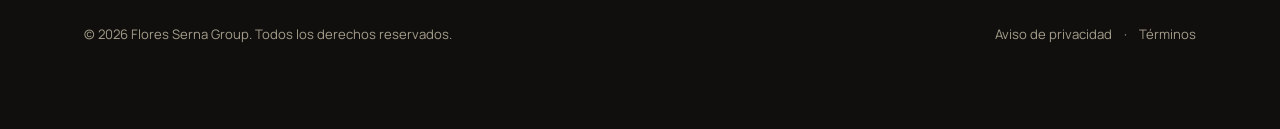
<file: divisiones/consultoria-financiera.html>
<!doctype html>
<html lang="es">
<head>
  <meta charset="utf-8" />
  <meta name="viewport" content="width=device-width, initial-scale=1" />
  <title>Consultoría Financiera & Servicios Integrales Flores Serna — Flores Serna Group</title>
  <meta name="description" content="Gestión de financiamiento para capital de trabajo y activos fijos a través de banca de desarrollo nacional e internacional, más intermediación en seguros y fianzas." />
  <meta name="theme-color" content="#0e0e0f" />

  <meta property="og:title" content="Consultoría Financiera & Servicios Integrales Flores Serna — Flores Serna Group" />
  <meta property="og:description" content="Gestión de financiamiento para capital de trabajo y activos fijos a través de banca de desarrollo nacional e internacional, más intermediación en seguros y fianzas." />
  <meta property="og:type" content="website" />

  <link rel="icon" href="../assets/img/Recurso-14.svg" type="image/svg+xml" />

  <link rel="preconnect" href="https://fonts.googleapis.com" />
  <link rel="preconnect" href="https://fonts.gstatic.com" crossorigin />
  <link href="https://fonts.googleapis.com/css2?family=Manrope:wght@400;500;600;700;800&family=Space+Mono:wght@400;700&display=swap" rel="stylesheet" />

  <link rel="stylesheet" href="../assets/css/styles.css" />
</head>
<body class="is-subpage">
  <a class="skip-link" href="#main">Saltar al contenido</a>

  <header class="nav" id="nav" data-elevated="false">
    <div class="nav__inner">
      <a class="brand" href="../index.html" aria-label="Flores Serna Group — Inicio">
        <img class="brand__logo brand__logo--light" src="../assets/img/floresernagrouplogo.svg" alt="" aria-hidden="true" />
        <img class="brand__logo brand__logo--ink" src="../assets/img/floresernagrouplogo-ink.svg" alt="" aria-hidden="true" />
      </a>

      <nav class="nav__links" aria-label="Navegación principal">
        <a href="../index.html#grupo">Grupo</a>
        <a href="../index.html#divisiones" aria-current="page">Divisiones</a>
        <a href="../index.html#presencia">Presencia</a>
        <a href="../index.html#medios">Medios</a>
      </nav>

      <a href="../index.html#contacto" class="btn btn--nav">Contacto</a>

      <button class="nav__toggle" id="navToggle" aria-label="Abrir menú" aria-expanded="false" aria-controls="mobileMenu">
        <span></span><span></span>
      </button>
    </div>
  </header>

  <div class="mobile-menu" id="mobileMenu" hidden>
    <nav aria-label="Navegación móvil">
      <a href="../index.html#grupo"><span class="mm-idx">01</span> Grupo</a>
      <a href="../index.html#divisiones"><span class="mm-idx">02</span> Divisiones</a>
      <a href="../index.html#presencia"><span class="mm-idx">03</span> Presencia</a>
      <a href="../index.html#medios"><span class="mm-idx">04</span> Medios</a>
      <a href="../index.html#contacto"><span class="mm-idx">05</span> Contacto</a>
    </nav>
  </div>

  <main id="main">
    <section class="dhero" aria-labelledby="d-title">
      <div class="wrap">
        <nav class="crumbs" aria-label="Ruta de navegación">
          <a href="../index.html">Inicio</a>
          <span aria-hidden="true">/</span>
          <a href="../index.html#divisiones">Divisiones</a>
          <span aria-hidden="true">/</span>
          <span aria-current="page">Consultoría Financiera & Servicios Integrales</span>
        </nav>

        <p class="eyebrow eyebrow--light reveal"><span class="idx">02</span> División · Finanzas</p>
        <h1 class="dhero__title reveal" id="d-title" style="--i:1">Consultoría Financiera &amp; Servicios Integrales</h1>
        <p class="dhero__lede reveal" style="--i:2">Empresa mexicana que funge como mediadora en el sector financiero, optimizando el acceso a soluciones diversificadas para capital de trabajo y activos fijos.</p>
      </div>
    </section>

    <section class="dsec section">
      <div class="wrap dsec__split">
        <div class="dsec__head">
          <p class="eyebrow reveal">¿Quiénes somos?</p>
          <h2 class="dsec__title reveal">El puente entre tu empresa y <span class="u-gold">la banca.</span></h2>
        </div>
        <div class="dsec__body">
          <p class="reveal">Empresa mexicana que funge como mediadora en el sector financiero. Nos especializamos en la gestión de financiamiento para capital de trabajo y activos fijos a través de instituciones de banca de desarrollo nacionales e internacionales, optimizando el acceso a soluciones financieras diversificadas.</p>
          <p class="reveal">Además, ofrecemos servicios de intermediación en seguros y fianzas, brindando a nuestros clientes soluciones personalizadas de alta calidad, en colaboración con las principales compañías del sector. Trabajando diariamente con cientos de clientes, brindando un servicio excepcional a aquellos que depositan su confianza en nosotros.</p>
        </div>
      </div>
    </section>

    <section class="dsec section--ink">
      <div class="wrap">
        <div class="dsec__bar">
          <p class="eyebrow eyebrow--light reveal">Servicios</p>
          <h2 class="section-title section-title--light reveal">Lo que hacemos</h2>
        </div>
        <ol class="numcards" data-cols="4" role="list">
          <li class="numcard reveal" style="--i:0">
            <span class="numcard__n">01</span>
            <h3 class="numcard__t">Banca de desarrollo</h3>
            <p class="numcard__d">Consultoría y asesoramiento para el otorgamiento de créditos de banca de desarrollo.</p>
          </li>
          <li class="numcard reveal" style="--i:1">
            <span class="numcard__n">02</span>
            <h3 class="numcard__t">Fianzas fiscales</h3>
            <p class="numcard__d">Constitución y gestión de fianzas ante autoridades fiscales.</p>
          </li>
          <li class="numcard reveal" style="--i:2">
            <span class="numcard__n">03</span>
            <h3 class="numcard__t">Certificaciones</h3>
            <p class="numcard__d">Consultoría y asesoría para el otorgamiento de certificaciones.</p>
          </li>
          <li class="numcard reveal" style="--i:3">
            <span class="numcard__n">04</span>
            <h3 class="numcard__t">Seguros</h3>
            <p class="numcard__d">Intermediación con las principales compañías del sector.</p>
          </li>
        </ol>
      </div>
    </section>

    <nav class="dnav" aria-label="Otras divisiones">
      <div class="wrap dnav__grid">
        <a class="dnav__item dnav__item--prev" href="flores-serna-asociados.html">
          <span class="dnav__dir">← 01 Anterior</span>
          <span class="dnav__name">Flores Serna &amp; Asociados</span>
        </a>
        <a class="dnav__all" href="../index.html#divisiones">Todas las divisiones</a>
        <a class="dnav__item dnav__item--next" href="relaciones-institucionales.html">
          <span class="dnav__dir">Siguiente 03 →</span>
          <span class="dnav__name">Relaciones Institucionales</span>
        </a>
      </div>
    </nav>

    <section class="cta section--ink" id="contacto" aria-labelledby="cta-title">
      <div class="wrap cta__grid">
        <div>
          <p class="eyebrow eyebrow--light reveal"><span class="idx">05</span> Contacto</p>
          <h2 class="cta__title reveal" id="cta-title">Estamos listos<br />para atenderte.</h2>
        </div>
        <div class="cta__right reveal">
          <p class="cta__lede">
            Cuéntanos tu asunto y la división correcta del grupo se hará cargo.
            Atención en español, inglés y mandarín.
          </p>
          <div class="cta__actions">
            <a class="btn btn--gold" href="mailto:contacto@floresserna.com">Escribir a contacto@floresserna.com</a>
            <a class="btn btn--ghost" href="tel:+525548245744">+52 55 4824 5744</a>
          </div>
          <p class="cta__note">Torre Omega, Campos Elíseos 345, Polanco, Ciudad de México.</p>
        </div>
      </div>
    </section>
  </main>

  <footer class="footer">
    <div class="wrap">
      <div class="footer__top">
        <img class="footer__logo" src="../assets/img/floresernagrouplogo.svg" alt="Flores Serna Group" />
      </div>
      <div class="footer__grid">
        <div class="footer__col footer__col--wide">
          <p class="footer__tag">Consorcio multidisciplinario. Derecho, finanzas, contabilidad y relaciones institucionales, con presencia internacional.</p>
        </div>
        <div class="footer__col">
          <h4>Navegación</h4>
          <a href="../index.html#grupo">Grupo</a>
          <a href="../index.html#divisiones">Divisiones</a>
          <a href="../index.html#presencia">Presencia</a>
          <a href="../index.html#medios">Medios</a>
          <a href="../index.html#contacto">Contacto</a>
        </div>
        <div class="footer__col footer__col--divs">
          <h4>Divisiones</h4>
          <a href="flores-serna-asociados.html">Flores Serna &amp; Asociados</a>
          <a href="consultoria-financiera.html">Consultoría Financiera &amp; Servicios Integrales</a>
          <a href="relaciones-institucionales.html">Relaciones Institucionales</a>
          <a href="comunicacion-institucional.html">Comunicación Institucional</a>
          <a href="financiera-flores-serna.html">Financiera Flores Serna</a>
          <a href="centro-de-investigacion.html">Centro de Investigación</a>
          <a href="magis-fidem.html">Magis Fidem A.C.</a>
          <a href="centro-cultural-floreser.html">Centro Cultural Floreser</a>
        </div>
        <div class="footer__col">
          <h4>Oficinas</h4>
          <a href="../index.html#presencia">Ciudad de México</a>
          <a href="../index.html#presencia">Monterrey</a>
          <a href="../index.html#presencia">Miami</a>
          <a href="../index.html#presencia">Shanghái</a>
          <a href="../index.html#presencia">Panamá</a>
        </div>
      </div>
      <div class="footer__bottom">
        <p>© <span id="year">2026</span> Flores Serna Group. Todos los derechos reservados.</p>
        <div class="footer__legal">
          <a href="../legal/aviso-de-privacidad.html">Aviso de privacidad</a>
          <span aria-hidden="true">·</span>
          <a href="../legal/terminos.html">Términos</a>
        </div>
      </div>
    </div>
  </footer>

  <script src="../assets/js/main.js"></script>
</body>
</html>
</file>
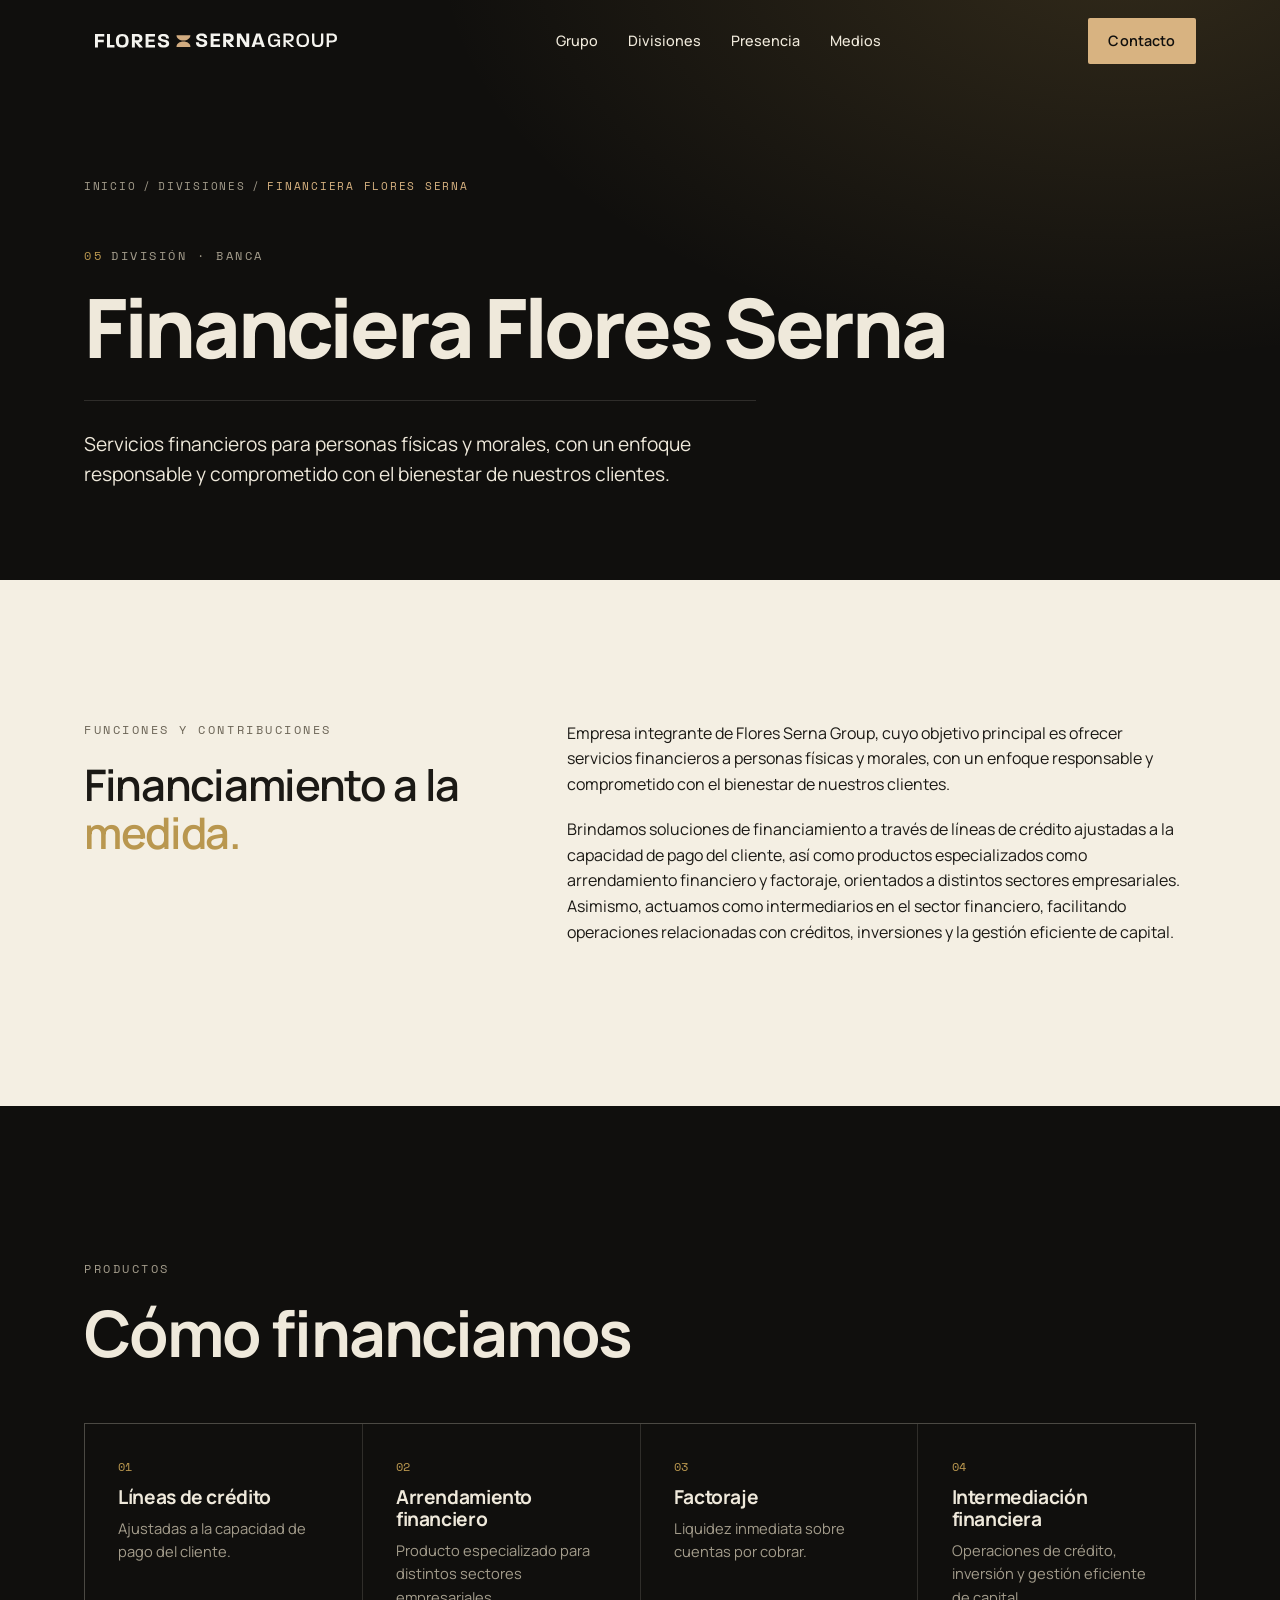
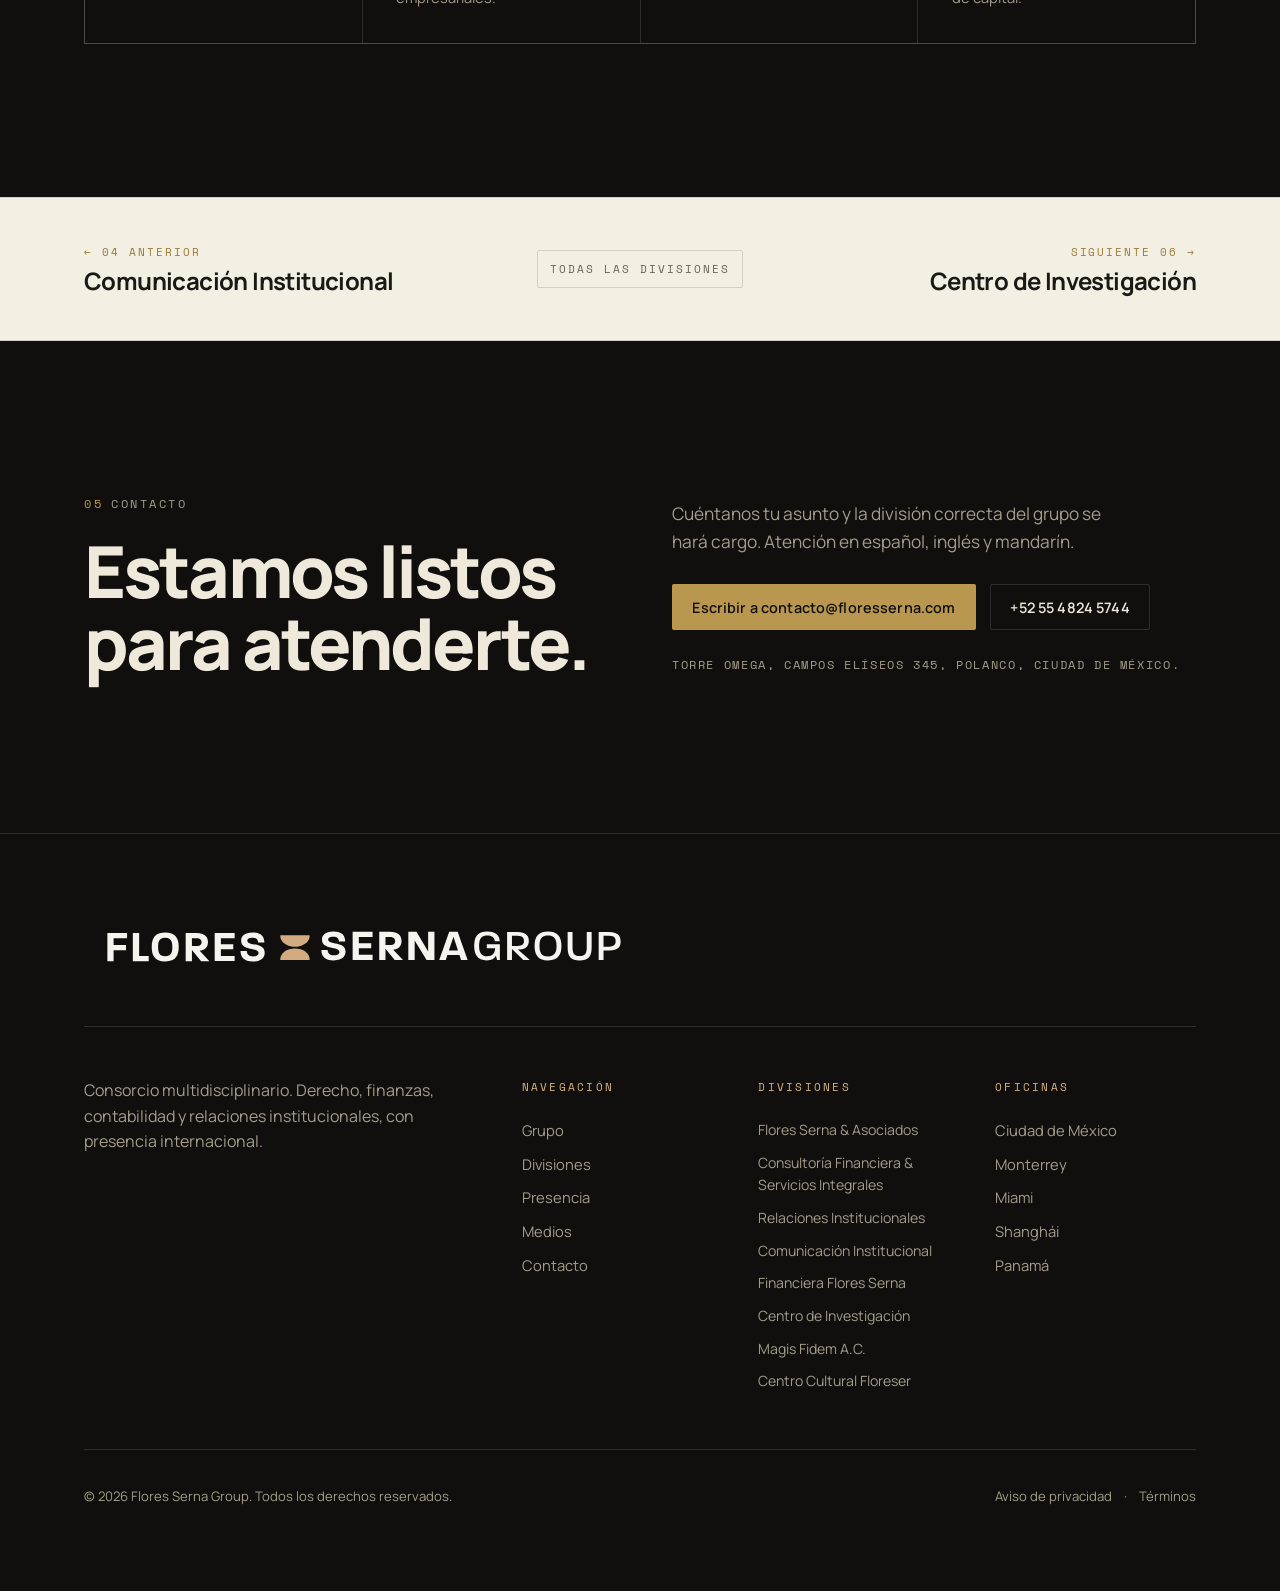
<file: divisiones/financiera-flores-serna.html>
<!doctype html>
<html lang="es">
<head>
  <meta charset="utf-8" />
  <meta name="viewport" content="width=device-width, initial-scale=1" />
  <title>Financiera Flores Serna — Flores Serna Group</title>
  <meta name="description" content="Servicios financieros para personas físicas y morales: líneas de crédito, arrendamiento financiero, factoraje e intermediación en el sector financiero." />
  <meta name="theme-color" content="#0e0e0f" />

  <meta property="og:title" content="Financiera Flores Serna — Flores Serna Group" />
  <meta property="og:description" content="Servicios financieros para personas físicas y morales: líneas de crédito, arrendamiento financiero, factoraje e intermediación en el sector financiero." />
  <meta property="og:type" content="website" />

  <link rel="icon" href="../assets/img/Recurso-14.svg" type="image/svg+xml" />

  <link rel="preconnect" href="https://fonts.googleapis.com" />
  <link rel="preconnect" href="https://fonts.gstatic.com" crossorigin />
  <link href="https://fonts.googleapis.com/css2?family=Manrope:wght@400;500;600;700;800&family=Space+Mono:wght@400;700&display=swap" rel="stylesheet" />

  <link rel="stylesheet" href="../assets/css/styles.css" />
</head>
<body class="is-subpage">
  <a class="skip-link" href="#main">Saltar al contenido</a>

  <header class="nav" id="nav" data-elevated="false">
    <div class="nav__inner">
      <a class="brand" href="../index.html" aria-label="Flores Serna Group — Inicio">
        <img class="brand__logo brand__logo--light" src="../assets/img/floresernagrouplogo.svg" alt="" aria-hidden="true" />
        <img class="brand__logo brand__logo--ink" src="../assets/img/floresernagrouplogo-ink.svg" alt="" aria-hidden="true" />
      </a>

      <nav class="nav__links" aria-label="Navegación principal">
        <a href="../index.html#grupo">Grupo</a>
        <a href="../index.html#divisiones" aria-current="page">Divisiones</a>
        <a href="../index.html#presencia">Presencia</a>
        <a href="../index.html#medios">Medios</a>
      </nav>

      <a href="../index.html#contacto" class="btn btn--nav">Contacto</a>

      <button class="nav__toggle" id="navToggle" aria-label="Abrir menú" aria-expanded="false" aria-controls="mobileMenu">
        <span></span><span></span>
      </button>
    </div>
  </header>

  <div class="mobile-menu" id="mobileMenu" hidden>
    <nav aria-label="Navegación móvil">
      <a href="../index.html#grupo"><span class="mm-idx">01</span> Grupo</a>
      <a href="../index.html#divisiones"><span class="mm-idx">02</span> Divisiones</a>
      <a href="../index.html#presencia"><span class="mm-idx">03</span> Presencia</a>
      <a href="../index.html#medios"><span class="mm-idx">04</span> Medios</a>
      <a href="../index.html#contacto"><span class="mm-idx">05</span> Contacto</a>
    </nav>
  </div>

  <main id="main">
    <section class="dhero" aria-labelledby="d-title">
      <div class="wrap">
        <nav class="crumbs" aria-label="Ruta de navegación">
          <a href="../index.html">Inicio</a>
          <span aria-hidden="true">/</span>
          <a href="../index.html#divisiones">Divisiones</a>
          <span aria-hidden="true">/</span>
          <span aria-current="page">Financiera Flores Serna</span>
        </nav>

        <p class="eyebrow eyebrow--light reveal"><span class="idx">05</span> División · Banca</p>
        <h1 class="dhero__title reveal" id="d-title" style="--i:1">Financiera Flores Serna</h1>
        <p class="dhero__lede reveal" style="--i:2">Servicios financieros para personas físicas y morales, con un enfoque responsable y comprometido con el bienestar de nuestros clientes.</p>
      </div>
    </section>

    <section class="dsec section">
      <div class="wrap dsec__split">
        <div class="dsec__head">
          <p class="eyebrow reveal">Funciones y contribuciones</p>
          <h2 class="dsec__title reveal">Financiamiento a la <span class="u-gold">medida.</span></h2>
        </div>
        <div class="dsec__body">
          <p class="reveal">Empresa integrante de Flores Serna Group, cuyo objetivo principal es ofrecer servicios financieros a personas físicas y morales, con un enfoque responsable y comprometido con el bienestar de nuestros clientes.</p>
          <p class="reveal">Brindamos soluciones de financiamiento a través de líneas de crédito ajustadas a la capacidad de pago del cliente, así como productos especializados como arrendamiento financiero y factoraje, orientados a distintos sectores empresariales. Asimismo, actuamos como intermediarios en el sector financiero, facilitando operaciones relacionadas con créditos, inversiones y la gestión eficiente de capital.</p>
        </div>
      </div>
    </section>

    <section class="dsec section--ink">
      <div class="wrap">
        <div class="dsec__bar">
          <p class="eyebrow eyebrow--light reveal">Productos</p>
          <h2 class="section-title section-title--light reveal">Cómo financiamos</h2>
        </div>
        <ol class="numcards" data-cols="4" role="list">
          <li class="numcard reveal" style="--i:0">
            <span class="numcard__n">01</span>
            <h3 class="numcard__t">Líneas de crédito</h3>
            <p class="numcard__d">Ajustadas a la capacidad de pago del cliente.</p>
          </li>
          <li class="numcard reveal" style="--i:1">
            <span class="numcard__n">02</span>
            <h3 class="numcard__t">Arrendamiento financiero</h3>
            <p class="numcard__d">Producto especializado para distintos sectores empresariales.</p>
          </li>
          <li class="numcard reveal" style="--i:2">
            <span class="numcard__n">03</span>
            <h3 class="numcard__t">Factoraje</h3>
            <p class="numcard__d">Liquidez inmediata sobre cuentas por cobrar.</p>
          </li>
          <li class="numcard reveal" style="--i:3">
            <span class="numcard__n">04</span>
            <h3 class="numcard__t">Intermediación financiera</h3>
            <p class="numcard__d">Operaciones de crédito, inversión y gestión eficiente de capital.</p>
          </li>
        </ol>
      </div>
    </section>

    <nav class="dnav" aria-label="Otras divisiones">
      <div class="wrap dnav__grid">
        <a class="dnav__item dnav__item--prev" href="comunicacion-institucional.html">
          <span class="dnav__dir">← 04 Anterior</span>
          <span class="dnav__name">Comunicación Institucional</span>
        </a>
        <a class="dnav__all" href="../index.html#divisiones">Todas las divisiones</a>
        <a class="dnav__item dnav__item--next" href="centro-de-investigacion.html">
          <span class="dnav__dir">Siguiente 06 →</span>
          <span class="dnav__name">Centro de Investigación</span>
        </a>
      </div>
    </nav>

    <section class="cta section--ink" id="contacto" aria-labelledby="cta-title">
      <div class="wrap cta__grid">
        <div>
          <p class="eyebrow eyebrow--light reveal"><span class="idx">05</span> Contacto</p>
          <h2 class="cta__title reveal" id="cta-title">Estamos listos<br />para atenderte.</h2>
        </div>
        <div class="cta__right reveal">
          <p class="cta__lede">
            Cuéntanos tu asunto y la división correcta del grupo se hará cargo.
            Atención en español, inglés y mandarín.
          </p>
          <div class="cta__actions">
            <a class="btn btn--gold" href="mailto:contacto@floresserna.com">Escribir a contacto@floresserna.com</a>
            <a class="btn btn--ghost" href="tel:+525548245744">+52 55 4824 5744</a>
          </div>
          <p class="cta__note">Torre Omega, Campos Elíseos 345, Polanco, Ciudad de México.</p>
        </div>
      </div>
    </section>
  </main>

  <footer class="footer">
    <div class="wrap">
      <div class="footer__top">
        <img class="footer__logo" src="../assets/img/floresernagrouplogo.svg" alt="Flores Serna Group" />
      </div>
      <div class="footer__grid">
        <div class="footer__col footer__col--wide">
          <p class="footer__tag">Consorcio multidisciplinario. Derecho, finanzas, contabilidad y relaciones institucionales, con presencia internacional.</p>
        </div>
        <div class="footer__col">
          <h4>Navegación</h4>
          <a href="../index.html#grupo">Grupo</a>
          <a href="../index.html#divisiones">Divisiones</a>
          <a href="../index.html#presencia">Presencia</a>
          <a href="../index.html#medios">Medios</a>
          <a href="../index.html#contacto">Contacto</a>
        </div>
        <div class="footer__col footer__col--divs">
          <h4>Divisiones</h4>
          <a href="flores-serna-asociados.html">Flores Serna &amp; Asociados</a>
          <a href="consultoria-financiera.html">Consultoría Financiera &amp; Servicios Integrales</a>
          <a href="relaciones-institucionales.html">Relaciones Institucionales</a>
          <a href="comunicacion-institucional.html">Comunicación Institucional</a>
          <a href="financiera-flores-serna.html">Financiera Flores Serna</a>
          <a href="centro-de-investigacion.html">Centro de Investigación</a>
          <a href="magis-fidem.html">Magis Fidem A.C.</a>
          <a href="centro-cultural-floreser.html">Centro Cultural Floreser</a>
        </div>
        <div class="footer__col">
          <h4>Oficinas</h4>
          <a href="../index.html#presencia">Ciudad de México</a>
          <a href="../index.html#presencia">Monterrey</a>
          <a href="../index.html#presencia">Miami</a>
          <a href="../index.html#presencia">Shanghái</a>
          <a href="../index.html#presencia">Panamá</a>
        </div>
      </div>
      <div class="footer__bottom">
        <p>© <span id="year">2026</span> Flores Serna Group. Todos los derechos reservados.</p>
        <div class="footer__legal">
          <a href="../legal/aviso-de-privacidad.html">Aviso de privacidad</a>
          <span aria-hidden="true">·</span>
          <a href="../legal/terminos.html">Términos</a>
        </div>
      </div>
    </div>
  </footer>

  <script src="../assets/js/main.js"></script>
</body>
</html>
</file>
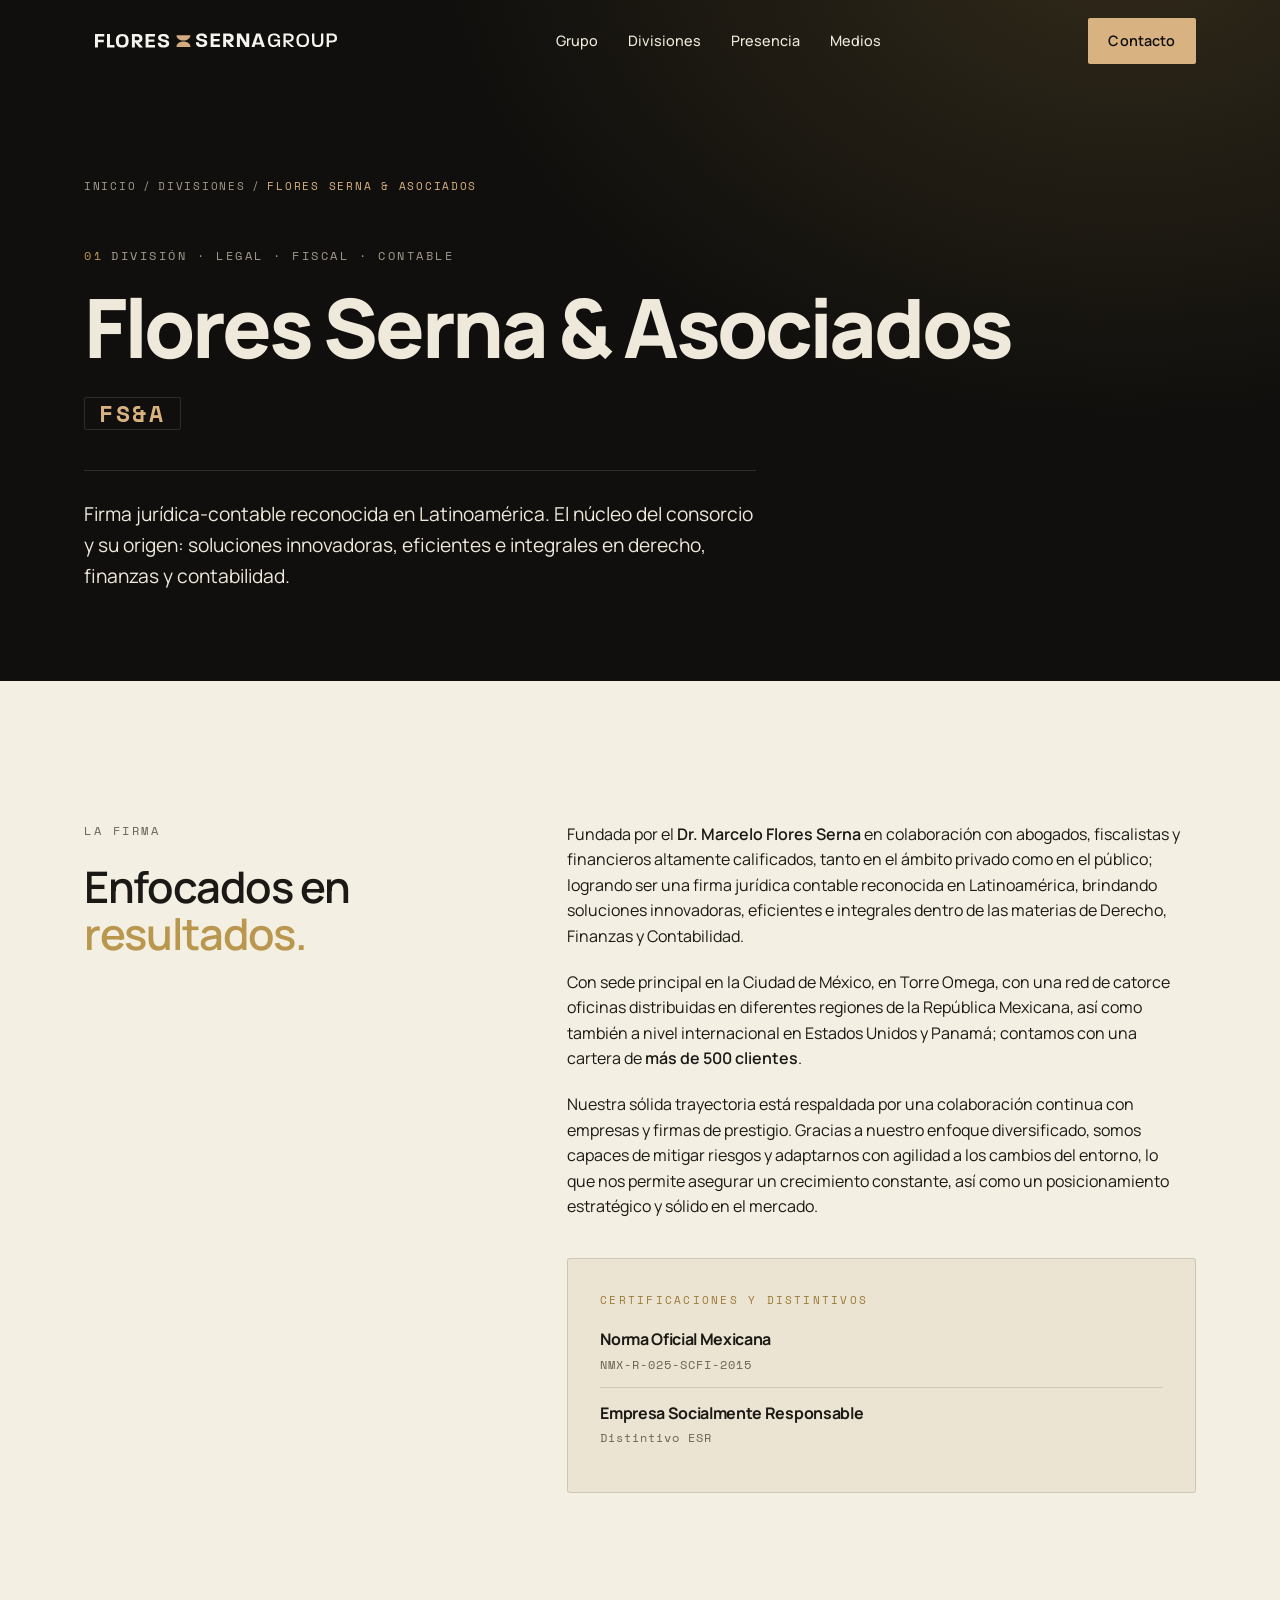
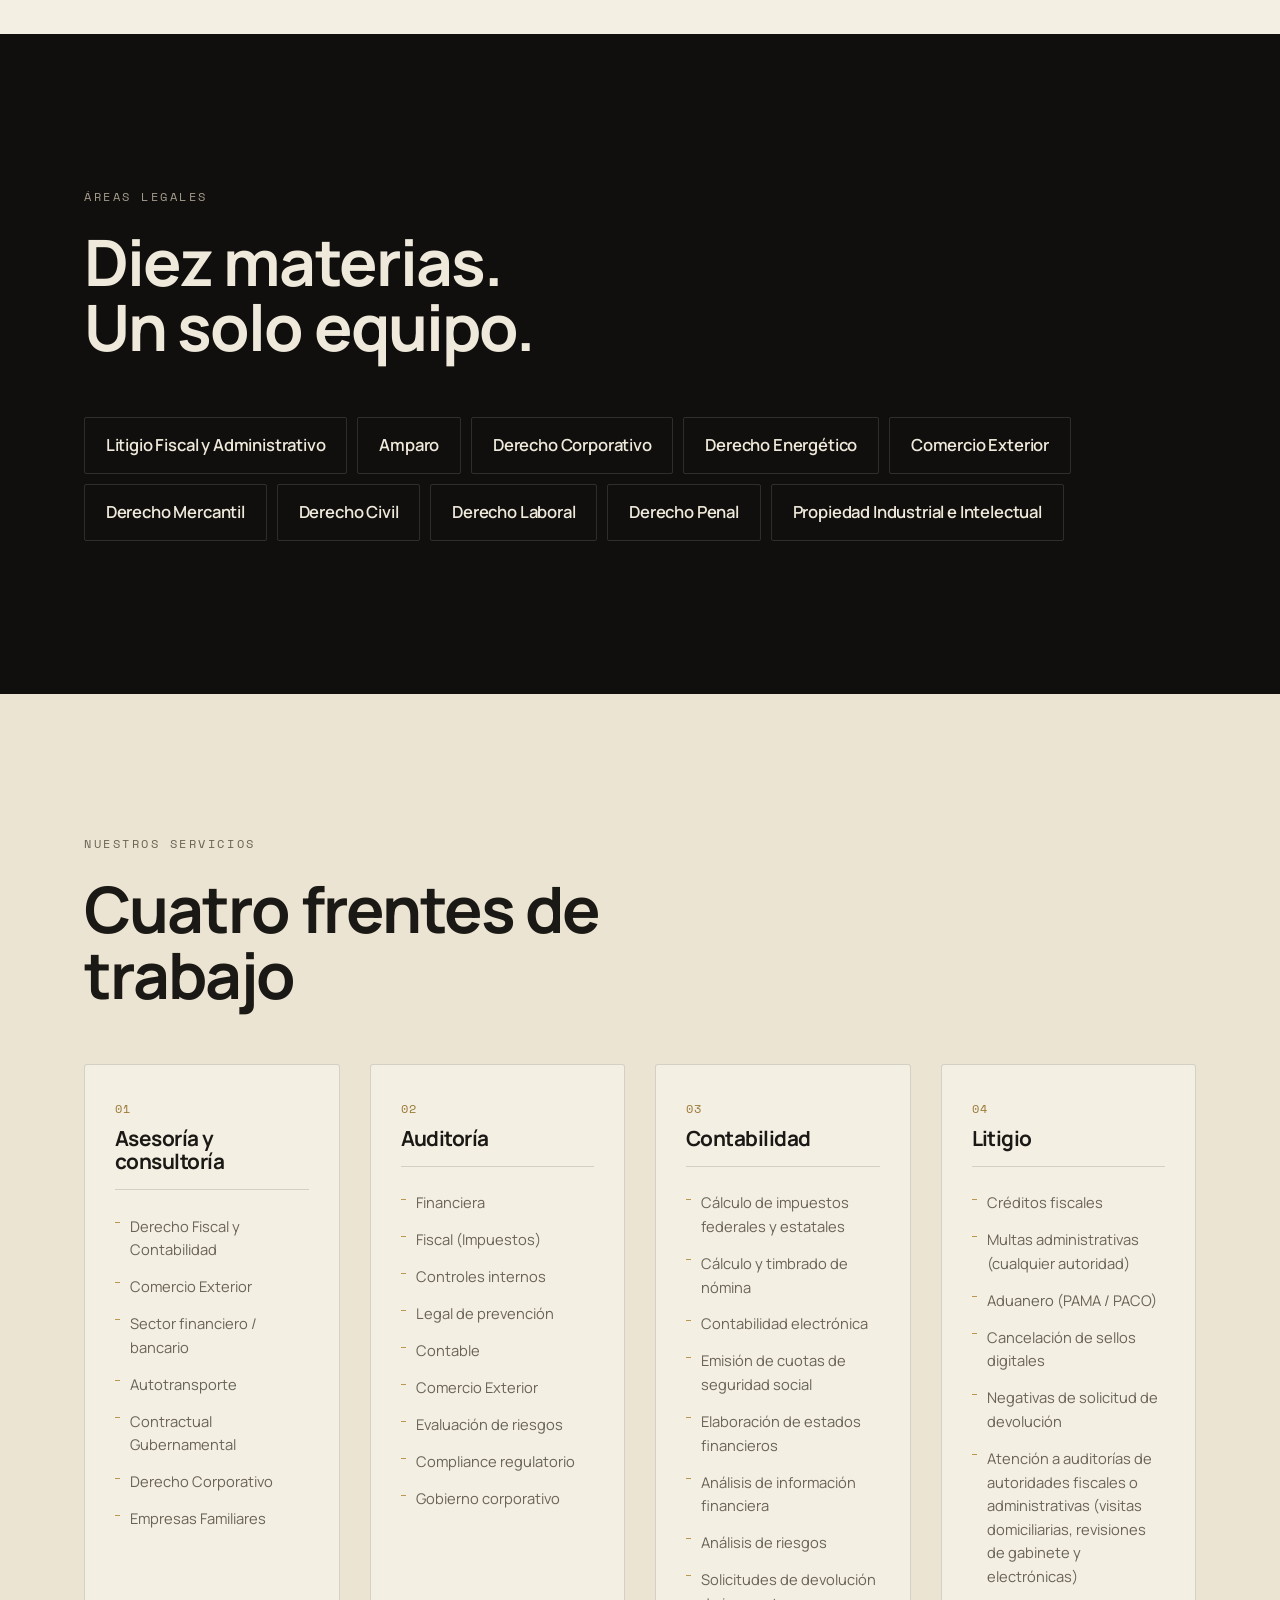
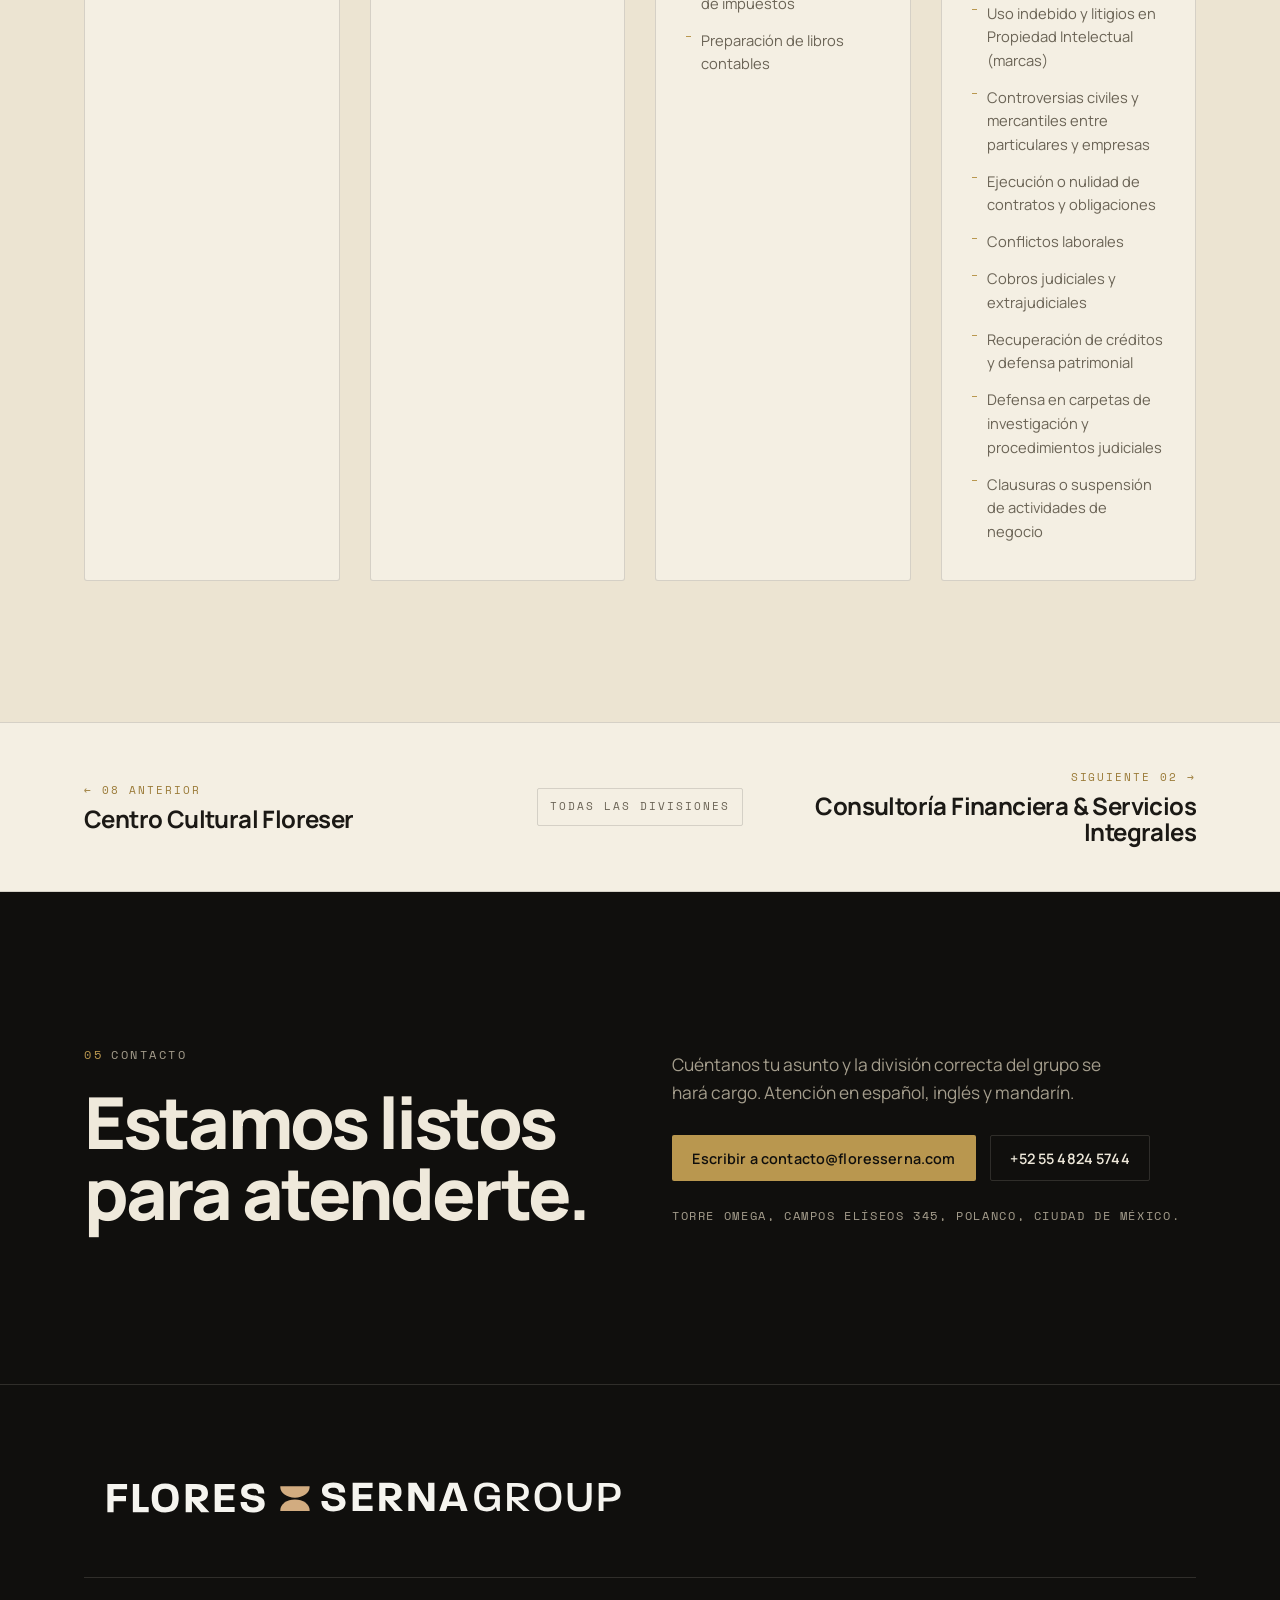
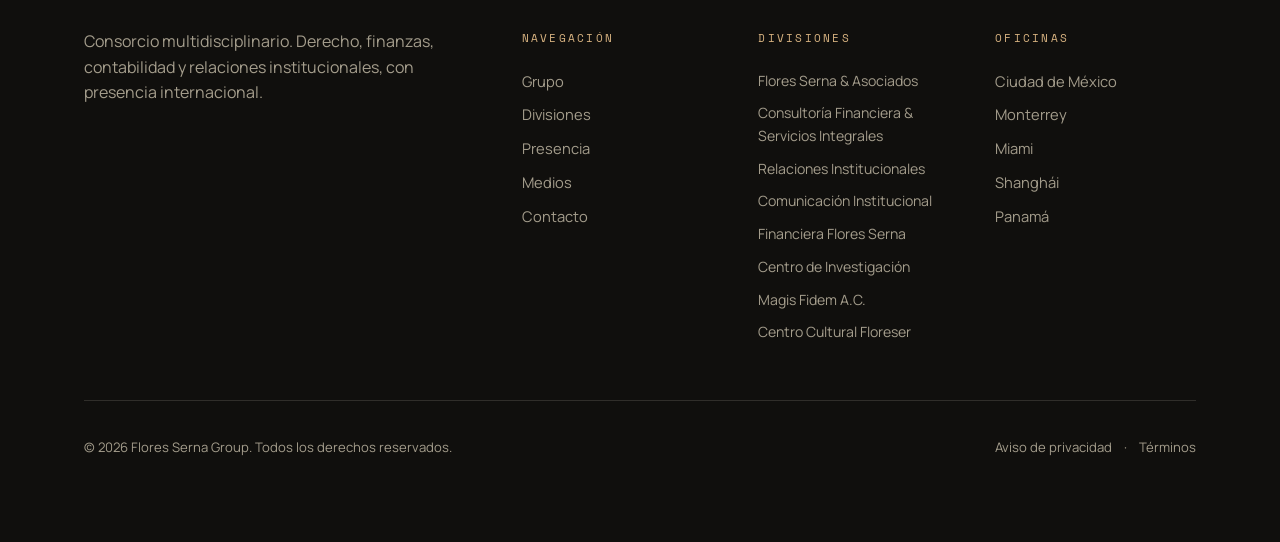
<file: divisiones/flores-serna-asociados.html>
<!doctype html>
<html lang="es">
<head>
  <meta charset="utf-8" />
  <meta name="viewport" content="width=device-width, initial-scale=1" />
  <title>Flores Serna & Asociados | FS&A — Flores Serna Group</title>
  <meta name="description" content="Despacho jurídico, fiscal y contable de Flores Serna Group. Litigio fiscal y administrativo, amparo, corporativo, energético, comercio exterior, mercantil, civil, laboral, penal y propiedad intelectual." />
  <meta name="theme-color" content="#0e0e0f" />

  <meta property="og:title" content="Flores Serna & Asociados | FS&A — Flores Serna Group" />
  <meta property="og:description" content="Despacho jurídico, fiscal y contable de Flores Serna Group. Litigio fiscal y administrativo, amparo, corporativo, energético, comercio exterior, mercantil, civil, laboral, penal y propiedad intelectual." />
  <meta property="og:type" content="website" />

  <link rel="icon" href="../assets/img/Recurso-14.svg" type="image/svg+xml" />

  <link rel="preconnect" href="https://fonts.googleapis.com" />
  <link rel="preconnect" href="https://fonts.gstatic.com" crossorigin />
  <link href="https://fonts.googleapis.com/css2?family=Manrope:wght@400;500;600;700;800&family=Space+Mono:wght@400;700&display=swap" rel="stylesheet" />

  <link rel="stylesheet" href="../assets/css/styles.css" />
</head>
<body class="is-subpage">
  <a class="skip-link" href="#main">Saltar al contenido</a>

  <header class="nav" id="nav" data-elevated="false">
    <div class="nav__inner">
      <a class="brand" href="../index.html" aria-label="Flores Serna Group — Inicio">
        <img class="brand__logo brand__logo--light" src="../assets/img/floresernagrouplogo.svg" alt="" aria-hidden="true" />
        <img class="brand__logo brand__logo--ink" src="../assets/img/floresernagrouplogo-ink.svg" alt="" aria-hidden="true" />
      </a>

      <nav class="nav__links" aria-label="Navegación principal">
        <a href="../index.html#grupo">Grupo</a>
        <a href="../index.html#divisiones" aria-current="page">Divisiones</a>
        <a href="../index.html#presencia">Presencia</a>
        <a href="../index.html#medios">Medios</a>
      </nav>

      <a href="../index.html#contacto" class="btn btn--nav">Contacto</a>

      <button class="nav__toggle" id="navToggle" aria-label="Abrir menú" aria-expanded="false" aria-controls="mobileMenu">
        <span></span><span></span>
      </button>
    </div>
  </header>

  <div class="mobile-menu" id="mobileMenu" hidden>
    <nav aria-label="Navegación móvil">
      <a href="../index.html#grupo"><span class="mm-idx">01</span> Grupo</a>
      <a href="../index.html#divisiones"><span class="mm-idx">02</span> Divisiones</a>
      <a href="../index.html#presencia"><span class="mm-idx">03</span> Presencia</a>
      <a href="../index.html#medios"><span class="mm-idx">04</span> Medios</a>
      <a href="../index.html#contacto"><span class="mm-idx">05</span> Contacto</a>
    </nav>
  </div>

  <main id="main">
    <section class="dhero" aria-labelledby="d-title">
      <div class="wrap">
        <nav class="crumbs" aria-label="Ruta de navegación">
          <a href="../index.html">Inicio</a>
          <span aria-hidden="true">/</span>
          <a href="../index.html#divisiones">Divisiones</a>
          <span aria-hidden="true">/</span>
          <span aria-current="page">Flores Serna & Asociados</span>
        </nav>

        <p class="eyebrow eyebrow--light reveal"><span class="idx">01</span> División · Legal · Fiscal · Contable</p>
        <h1 class="dhero__title reveal" id="d-title" style="--i:1">Flores Serna &amp; Asociados <span class="index__abbr">FS&amp;A</span></h1>
        <p class="dhero__lede reveal" style="--i:2">Firma jurídica-contable reconocida en Latinoamérica. El núcleo del consorcio y su origen: soluciones innovadoras, eficientes e integrales en derecho, finanzas y contabilidad.</p>
      </div>
    </section>

    <section class="dsec section">
      <div class="wrap dsec__split">
        <div class="dsec__head">
          <p class="eyebrow reveal">La firma</p>
          <h2 class="dsec__title reveal">Enfocados en <span class="u-gold">resultados.</span></h2>
        </div>
        <div class="dsec__body">
          <p class="reveal">Fundada por el <strong>Dr. Marcelo Flores Serna</strong> en colaboración con abogados, fiscalistas y financieros altamente calificados, tanto en el ámbito privado como en el público; logrando ser una firma jurídica contable reconocida en Latinoamérica, brindando soluciones innovadoras, eficientes e integrales dentro de las materias de Derecho, Finanzas y Contabilidad.</p>
          <p class="reveal">Con sede principal en la Ciudad de México, en Torre Omega, con una red de catorce oficinas distribuidas en diferentes regiones de la República Mexicana, así como también a nivel internacional en Estados Unidos y Panamá; contamos con una cartera de <strong>más de 500 clientes</strong>.</p>
          <p class="reveal">Nuestra sólida trayectoria está respaldada por una colaboración continua con empresas y firmas de prestigio. Gracias a nuestro enfoque diversificado, somos capaces de mitigar riesgos y adaptarnos con agilidad a los cambios del entorno, lo que nos permite asegurar un crecimiento constante, así como un posicionamiento estratégico y sólido en el mercado.</p>
        <aside class="dside reveal">
          <h3 class="dside__title">Certificaciones y distintivos</h3>
          <ul class="dside__list">
            <li><strong>Norma Oficial Mexicana</strong><span>NMX-R-025-SCFI-2015</span></li>
            <li><strong>Empresa Socialmente Responsable</strong><span>Distintivo ESR</span></li>
          </ul>
        </aside>
        </div>
      </div>
    </section>

    <section class="dsec section--ink">
      <div class="wrap">
        <div class="dsec__bar">
          <p class="eyebrow eyebrow--light reveal">Áreas legales</p>
          <h2 class="section-title section-title--light reveal">Diez materias.<br />Un solo equipo.</h2>
        </div>
        <ul class="chips chips--lg">
          <li class="chip chip--lg reveal" style="--i:0">Litigio Fiscal y Administrativo</li>
          <li class="chip chip--lg reveal" style="--i:1">Amparo</li>
          <li class="chip chip--lg reveal" style="--i:2">Derecho Corporativo</li>
          <li class="chip chip--lg reveal" style="--i:3">Derecho Energético</li>
          <li class="chip chip--lg reveal" style="--i:4">Comercio Exterior</li>
          <li class="chip chip--lg reveal" style="--i:5">Derecho Mercantil</li>
          <li class="chip chip--lg reveal" style="--i:6">Derecho Civil</li>
          <li class="chip chip--lg reveal" style="--i:7">Derecho Laboral</li>
          <li class="chip chip--lg reveal" style="--i:8">Derecho Penal</li>
          <li class="chip chip--lg reveal" style="--i:9">Propiedad Industrial e Intelectual</li>
        </ul>
      </div>
    </section>

    <section class="dsec section--paper2">
      <div class="wrap">
        <div class="dsec__bar dsec__bar--paper">
          <p class="eyebrow reveal">Nuestros servicios</p>
          <h2 class="section-title reveal">Cuatro frentes de trabajo</h2>
        </div>
        <div class="svcgrid">
          <section class="svc reveal" style="--i:0">
            <span class="svc__n">01</span>
            <h3 class="svc__title">Asesoría y consultoría</h3>
            <ul class="svc__list">
              <li>Derecho Fiscal y Contabilidad</li>
              <li>Comercio Exterior</li>
              <li>Sector financiero / bancario</li>
              <li>Autotransporte</li>
              <li>Contractual Gubernamental</li>
              <li>Derecho Corporativo</li>
              <li>Empresas Familiares</li>
            </ul>
          </section>
          <section class="svc reveal" style="--i:1">
            <span class="svc__n">02</span>
            <h3 class="svc__title">Auditoría</h3>
            <ul class="svc__list">
              <li>Financiera</li>
              <li>Fiscal (Impuestos)</li>
              <li>Controles internos</li>
              <li>Legal de prevención</li>
              <li>Contable</li>
              <li>Comercio Exterior</li>
              <li>Evaluación de riesgos</li>
              <li>Compliance regulatorio</li>
              <li>Gobierno corporativo</li>
            </ul>
          </section>
          <section class="svc reveal" style="--i:2">
            <span class="svc__n">03</span>
            <h3 class="svc__title">Contabilidad</h3>
            <ul class="svc__list">
              <li>Cálculo de impuestos federales y estatales</li>
              <li>Cálculo y timbrado de nómina</li>
              <li>Contabilidad electrónica</li>
              <li>Emisión de cuotas de seguridad social</li>
              <li>Elaboración de estados financieros</li>
              <li>Análisis de información financiera</li>
              <li>Análisis de riesgos</li>
              <li>Solicitudes de devolución de impuestos</li>
              <li>Preparación de libros contables</li>
            </ul>
          </section>
          <section class="svc reveal" style="--i:3">
            <span class="svc__n">04</span>
            <h3 class="svc__title">Litigio</h3>
            <ul class="svc__list">
              <li>Créditos fiscales</li>
              <li>Multas administrativas (cualquier autoridad)</li>
              <li>Aduanero (PAMA / PACO)</li>
              <li>Cancelación de sellos digitales</li>
              <li>Negativas de solicitud de devolución</li>
              <li>Atención a auditorías de autoridades fiscales o administrativas (visitas domiciliarias, revisiones de gabinete y electrónicas)</li>
              <li>Uso indebido y litigios en Propiedad Intelectual (marcas)</li>
              <li>Controversias civiles y mercantiles entre particulares y empresas</li>
              <li>Ejecución o nulidad de contratos y obligaciones</li>
              <li>Conflictos laborales</li>
              <li>Cobros judiciales y extrajudiciales</li>
              <li>Recuperación de créditos y defensa patrimonial</li>
              <li>Defensa en carpetas de investigación y procedimientos judiciales</li>
              <li>Clausuras o suspensión de actividades de negocio</li>
            </ul>
          </section>
        </div>
      </div>
    </section>

    <nav class="dnav" aria-label="Otras divisiones">
      <div class="wrap dnav__grid">
        <a class="dnav__item dnav__item--prev" href="centro-cultural-floreser.html">
          <span class="dnav__dir">← 08 Anterior</span>
          <span class="dnav__name">Centro Cultural Floreser</span>
        </a>
        <a class="dnav__all" href="../index.html#divisiones">Todas las divisiones</a>
        <a class="dnav__item dnav__item--next" href="consultoria-financiera.html">
          <span class="dnav__dir">Siguiente 02 →</span>
          <span class="dnav__name">Consultoría Financiera &amp; Servicios Integrales</span>
        </a>
      </div>
    </nav>

    <section class="cta section--ink" id="contacto" aria-labelledby="cta-title">
      <div class="wrap cta__grid">
        <div>
          <p class="eyebrow eyebrow--light reveal"><span class="idx">05</span> Contacto</p>
          <h2 class="cta__title reveal" id="cta-title">Estamos listos<br />para atenderte.</h2>
        </div>
        <div class="cta__right reveal">
          <p class="cta__lede">
            Cuéntanos tu asunto y la división correcta del grupo se hará cargo.
            Atención en español, inglés y mandarín.
          </p>
          <div class="cta__actions">
            <a class="btn btn--gold" href="mailto:contacto@floresserna.com">Escribir a contacto@floresserna.com</a>
            <a class="btn btn--ghost" href="tel:+525548245744">+52 55 4824 5744</a>
          </div>
          <p class="cta__note">Torre Omega, Campos Elíseos 345, Polanco, Ciudad de México.</p>
        </div>
      </div>
    </section>
  </main>

  <footer class="footer">
    <div class="wrap">
      <div class="footer__top">
        <img class="footer__logo" src="../assets/img/floresernagrouplogo.svg" alt="Flores Serna Group" />
      </div>
      <div class="footer__grid">
        <div class="footer__col footer__col--wide">
          <p class="footer__tag">Consorcio multidisciplinario. Derecho, finanzas, contabilidad y relaciones institucionales, con presencia internacional.</p>
        </div>
        <div class="footer__col">
          <h4>Navegación</h4>
          <a href="../index.html#grupo">Grupo</a>
          <a href="../index.html#divisiones">Divisiones</a>
          <a href="../index.html#presencia">Presencia</a>
          <a href="../index.html#medios">Medios</a>
          <a href="../index.html#contacto">Contacto</a>
        </div>
        <div class="footer__col footer__col--divs">
          <h4>Divisiones</h4>
          <a href="flores-serna-asociados.html">Flores Serna &amp; Asociados</a>
          <a href="consultoria-financiera.html">Consultoría Financiera &amp; Servicios Integrales</a>
          <a href="relaciones-institucionales.html">Relaciones Institucionales</a>
          <a href="comunicacion-institucional.html">Comunicación Institucional</a>
          <a href="financiera-flores-serna.html">Financiera Flores Serna</a>
          <a href="centro-de-investigacion.html">Centro de Investigación</a>
          <a href="magis-fidem.html">Magis Fidem A.C.</a>
          <a href="centro-cultural-floreser.html">Centro Cultural Floreser</a>
        </div>
        <div class="footer__col">
          <h4>Oficinas</h4>
          <a href="../index.html#presencia">Ciudad de México</a>
          <a href="../index.html#presencia">Monterrey</a>
          <a href="../index.html#presencia">Miami</a>
          <a href="../index.html#presencia">Shanghái</a>
          <a href="../index.html#presencia">Panamá</a>
        </div>
      </div>
      <div class="footer__bottom">
        <p>© <span id="year">2026</span> Flores Serna Group. Todos los derechos reservados.</p>
        <div class="footer__legal">
          <a href="../legal/aviso-de-privacidad.html">Aviso de privacidad</a>
          <span aria-hidden="true">·</span>
          <a href="../legal/terminos.html">Términos</a>
        </div>
      </div>
    </div>
  </footer>

  <script src="../assets/js/main.js"></script>
</body>
</html>
</file>
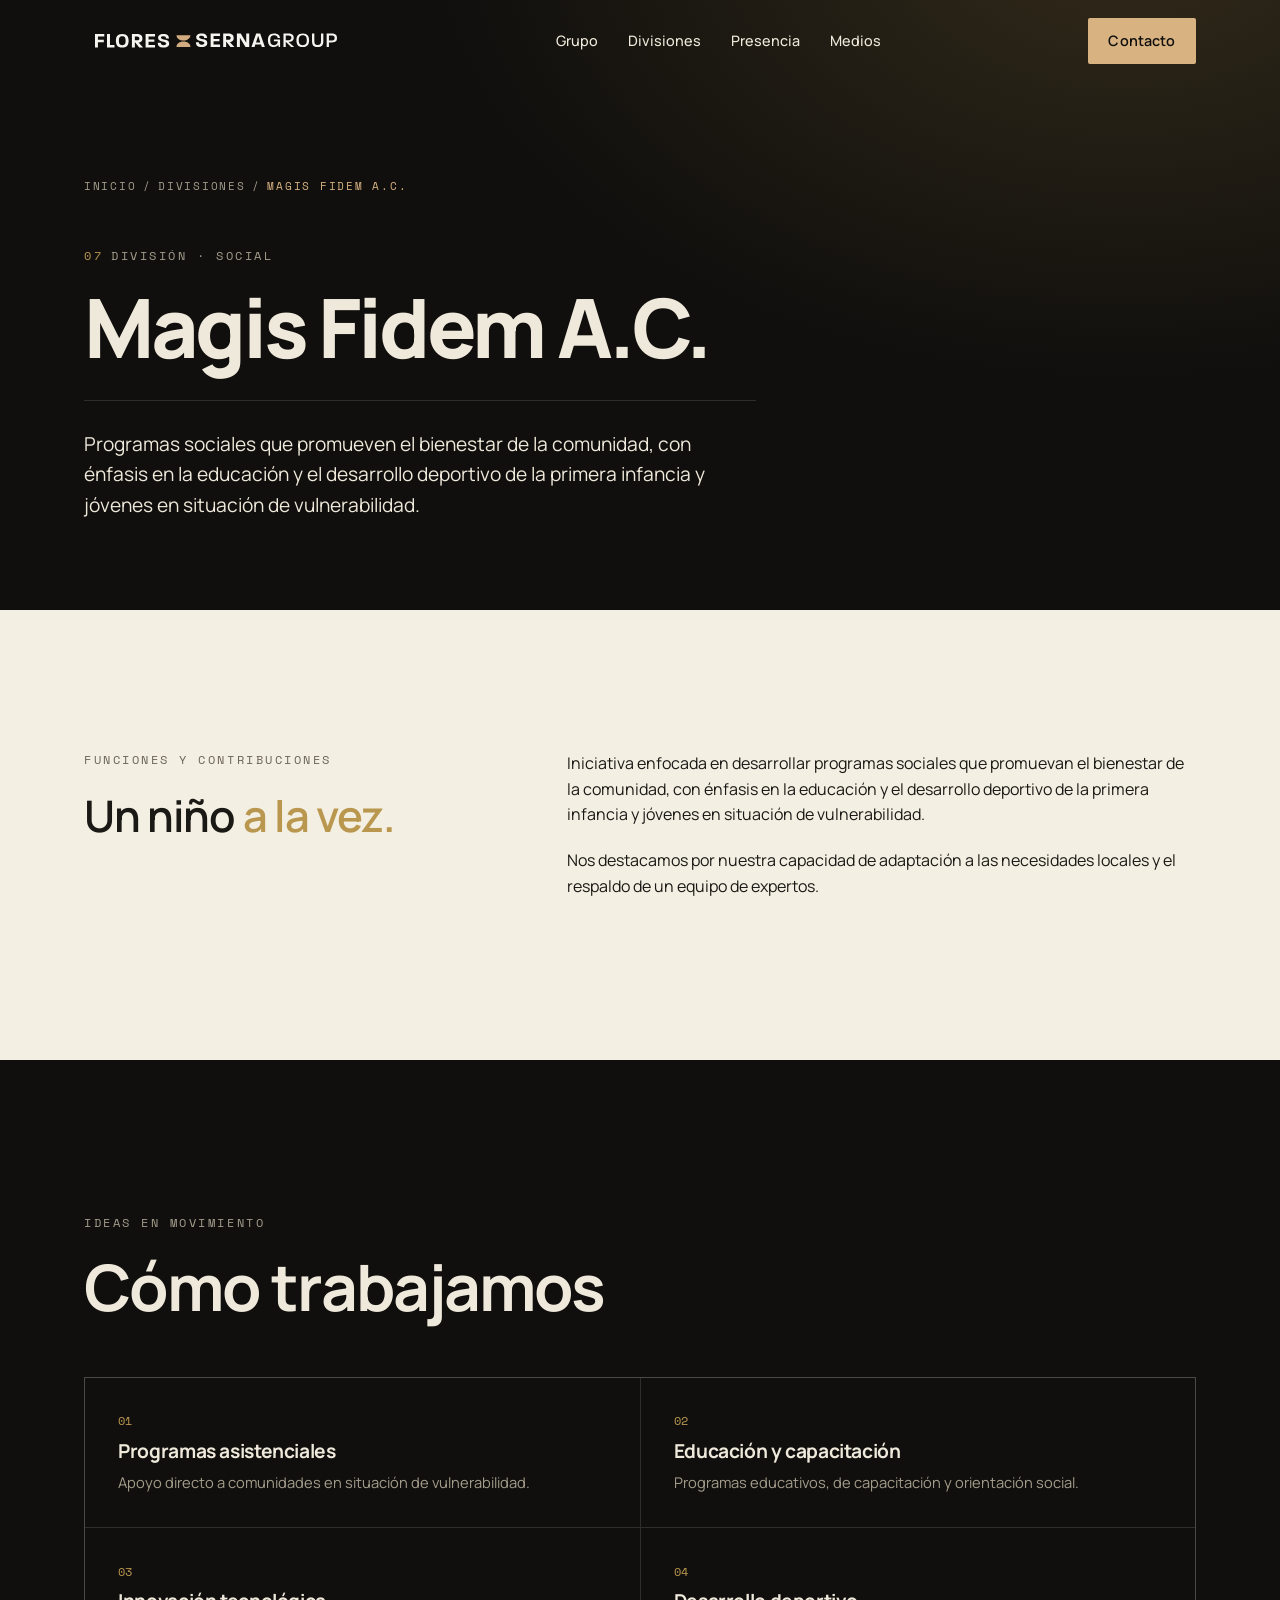
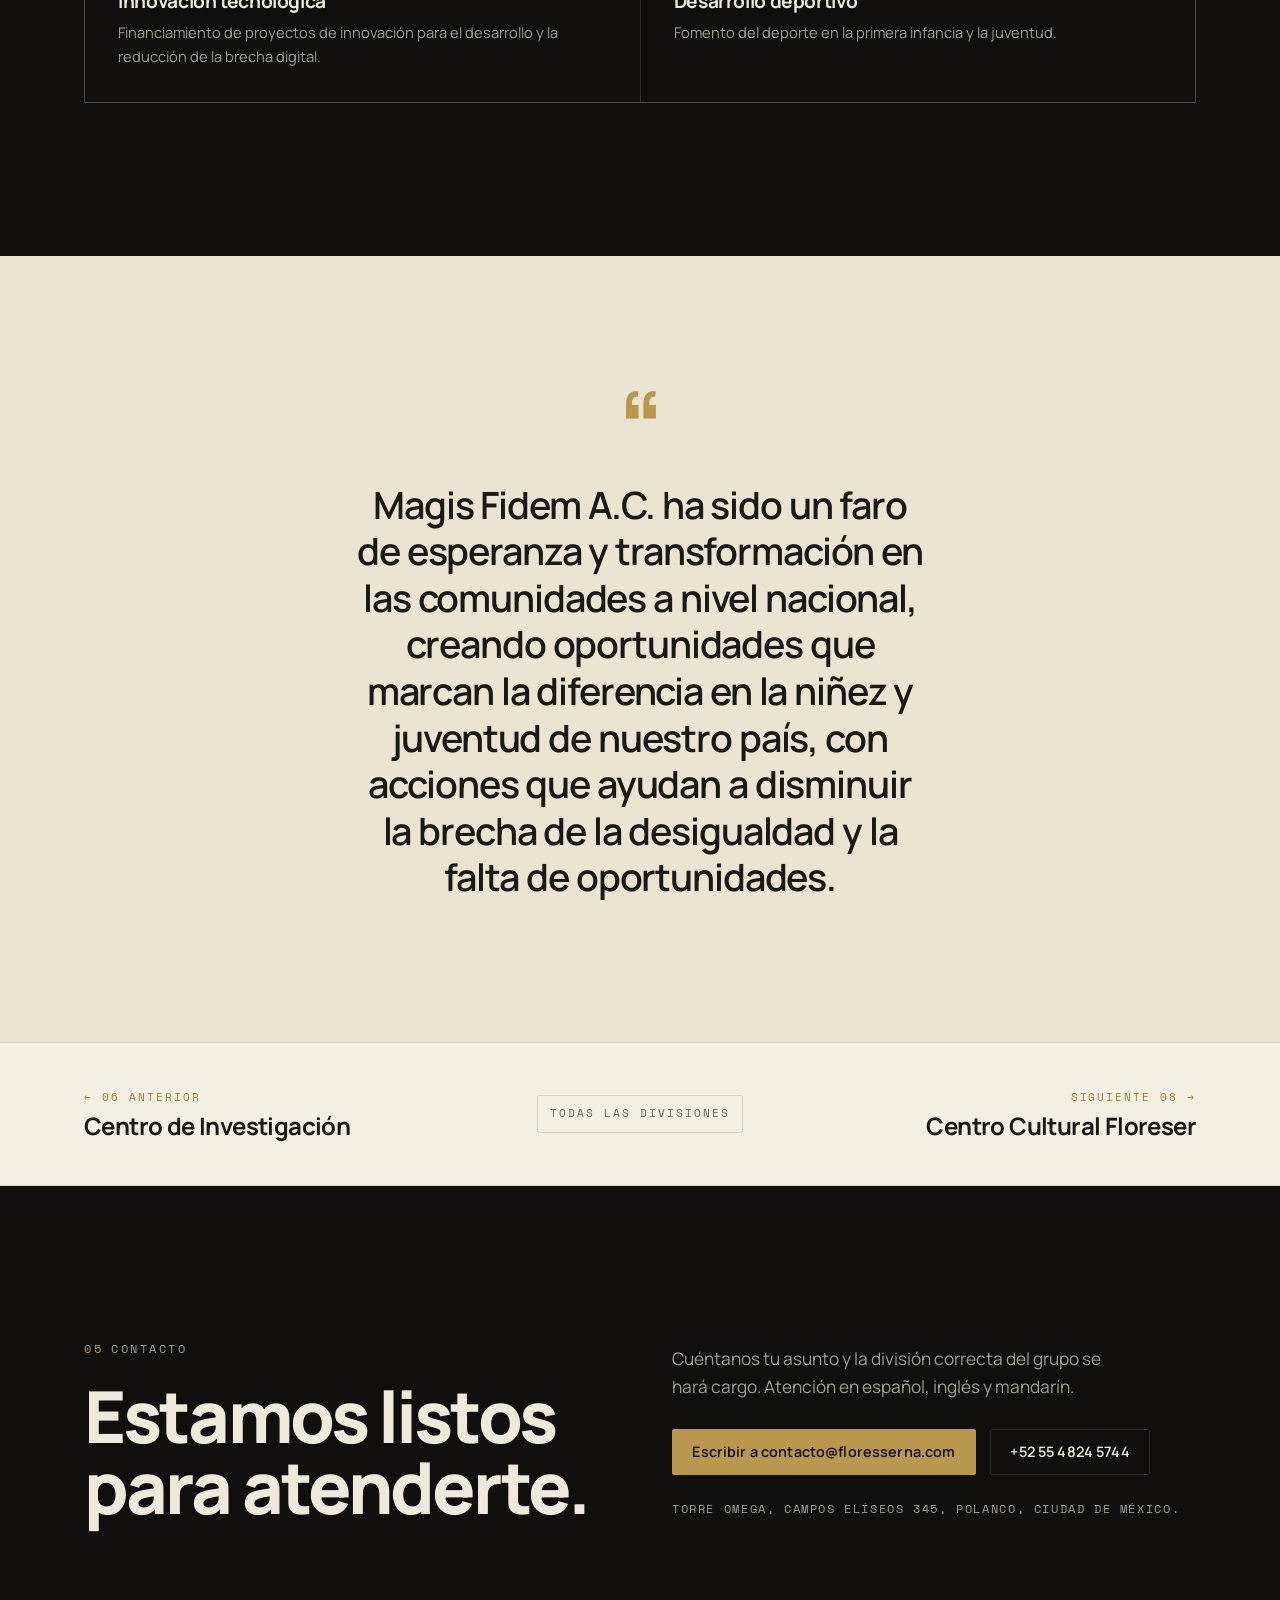
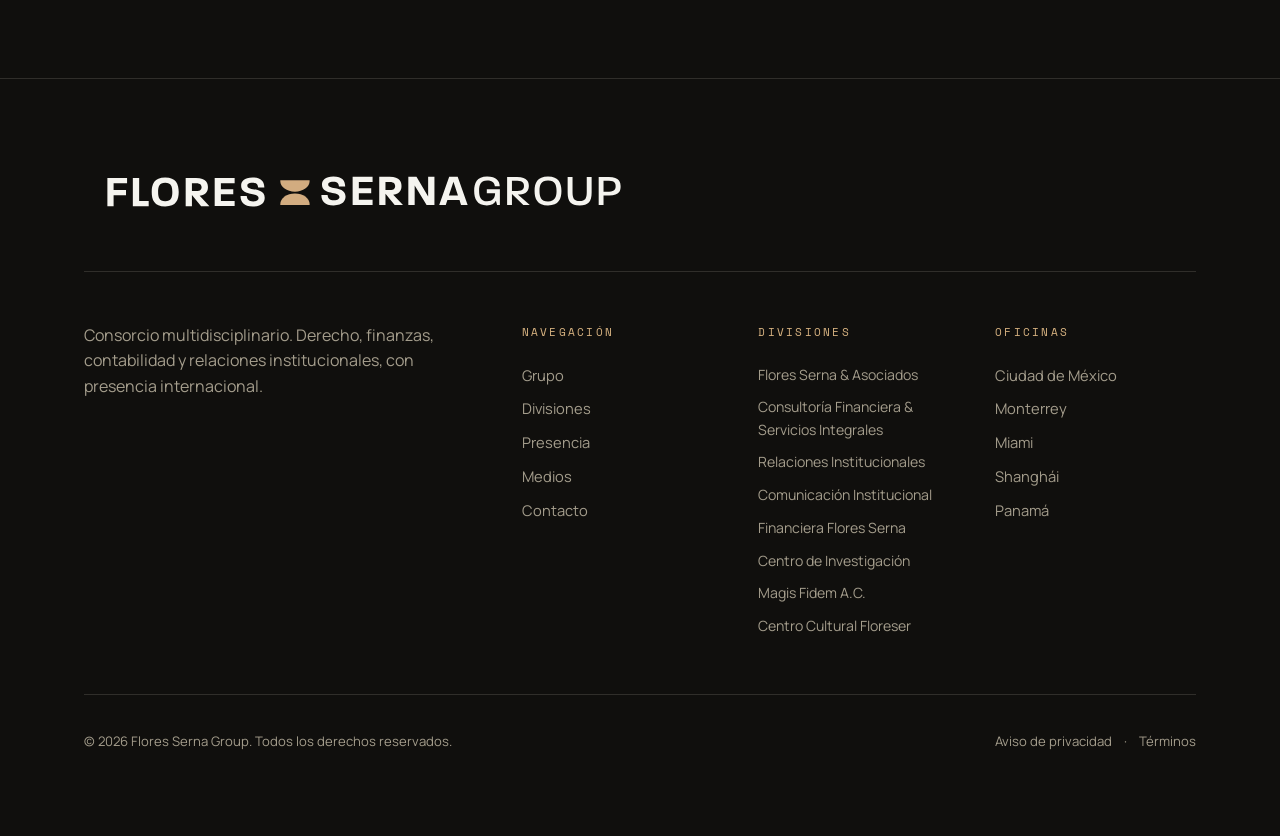
<file: divisiones/magis-fidem.html>
<!doctype html>
<html lang="es">
<head>
  <meta charset="utf-8" />
  <meta name="viewport" content="width=device-width, initial-scale=1" />
  <title>Magis Fidem A.C. — Flores Serna Group</title>
  <meta name="description" content="Asociación civil enfocada en programas sociales de educación y desarrollo deportivo para la primera infancia y jóvenes en situación de vulnerabilidad." />
  <meta name="theme-color" content="#0e0e0f" />

  <meta property="og:title" content="Magis Fidem A.C. — Flores Serna Group" />
  <meta property="og:description" content="Asociación civil enfocada en programas sociales de educación y desarrollo deportivo para la primera infancia y jóvenes en situación de vulnerabilidad." />
  <meta property="og:type" content="website" />

  <link rel="icon" href="../assets/img/Recurso-14.svg" type="image/svg+xml" />

  <link rel="preconnect" href="https://fonts.googleapis.com" />
  <link rel="preconnect" href="https://fonts.gstatic.com" crossorigin />
  <link href="https://fonts.googleapis.com/css2?family=Manrope:wght@400;500;600;700;800&family=Space+Mono:wght@400;700&display=swap" rel="stylesheet" />

  <link rel="stylesheet" href="../assets/css/styles.css" />
</head>
<body class="is-subpage">
  <a class="skip-link" href="#main">Saltar al contenido</a>

  <header class="nav" id="nav" data-elevated="false">
    <div class="nav__inner">
      <a class="brand" href="../index.html" aria-label="Flores Serna Group — Inicio">
        <img class="brand__logo brand__logo--light" src="../assets/img/floresernagrouplogo.svg" alt="" aria-hidden="true" />
        <img class="brand__logo brand__logo--ink" src="../assets/img/floresernagrouplogo-ink.svg" alt="" aria-hidden="true" />
      </a>

      <nav class="nav__links" aria-label="Navegación principal">
        <a href="../index.html#grupo">Grupo</a>
        <a href="../index.html#divisiones" aria-current="page">Divisiones</a>
        <a href="../index.html#presencia">Presencia</a>
        <a href="../index.html#medios">Medios</a>
      </nav>

      <a href="../index.html#contacto" class="btn btn--nav">Contacto</a>

      <button class="nav__toggle" id="navToggle" aria-label="Abrir menú" aria-expanded="false" aria-controls="mobileMenu">
        <span></span><span></span>
      </button>
    </div>
  </header>

  <div class="mobile-menu" id="mobileMenu" hidden>
    <nav aria-label="Navegación móvil">
      <a href="../index.html#grupo"><span class="mm-idx">01</span> Grupo</a>
      <a href="../index.html#divisiones"><span class="mm-idx">02</span> Divisiones</a>
      <a href="../index.html#presencia"><span class="mm-idx">03</span> Presencia</a>
      <a href="../index.html#medios"><span class="mm-idx">04</span> Medios</a>
      <a href="../index.html#contacto"><span class="mm-idx">05</span> Contacto</a>
    </nav>
  </div>

  <main id="main">
    <section class="dhero" aria-labelledby="d-title">
      <div class="wrap">
        <nav class="crumbs" aria-label="Ruta de navegación">
          <a href="../index.html">Inicio</a>
          <span aria-hidden="true">/</span>
          <a href="../index.html#divisiones">Divisiones</a>
          <span aria-hidden="true">/</span>
          <span aria-current="page">Magis Fidem A.C.</span>
        </nav>

        <p class="eyebrow eyebrow--light reveal"><span class="idx">07</span> División · Social</p>
        <h1 class="dhero__title reveal" id="d-title" style="--i:1">Magis Fidem A.C.</h1>
        <p class="dhero__lede reveal" style="--i:2">Programas sociales que promueven el bienestar de la comunidad, con énfasis en la educación y el desarrollo deportivo de la primera infancia y jóvenes en situación de vulnerabilidad.</p>
      </div>
    </section>

    <section class="dsec section">
      <div class="wrap dsec__split">
        <div class="dsec__head">
          <p class="eyebrow reveal">Funciones y contribuciones</p>
          <h2 class="dsec__title reveal">Un niño <span class="u-gold">a la vez.</span></h2>
        </div>
        <div class="dsec__body">
          <p class="reveal">Iniciativa enfocada en desarrollar programas sociales que promuevan el bienestar de la comunidad, con énfasis en la educación y el desarrollo deportivo de la primera infancia y jóvenes en situación de vulnerabilidad.</p>
          <p class="reveal">Nos destacamos por nuestra capacidad de adaptación a las necesidades locales y el respaldo de un equipo de expertos.</p>
        </div>
      </div>
    </section>

    <section class="dsec section--ink">
      <div class="wrap">
        <div class="dsec__bar">
          <p class="eyebrow eyebrow--light reveal">Ideas en movimiento</p>
          <h2 class="section-title section-title--light reveal">Cómo trabajamos</h2>
        </div>
        <ol class="numcards" data-cols="2" role="list">
          <li class="numcard reveal" style="--i:0">
            <span class="numcard__n">01</span>
            <h3 class="numcard__t">Programas asistenciales</h3>
            <p class="numcard__d">Apoyo directo a comunidades en situación de vulnerabilidad.</p>
          </li>
          <li class="numcard reveal" style="--i:1">
            <span class="numcard__n">02</span>
            <h3 class="numcard__t">Educación y capacitación</h3>
            <p class="numcard__d">Programas educativos, de capacitación y orientación social.</p>
          </li>
          <li class="numcard reveal" style="--i:0">
            <span class="numcard__n">03</span>
            <h3 class="numcard__t">Innovación tecnológica</h3>
            <p class="numcard__d">Financiamiento de proyectos de innovación para el desarrollo y la reducción de la brecha digital.</p>
          </li>
          <li class="numcard reveal" style="--i:1">
            <span class="numcard__n">04</span>
            <h3 class="numcard__t">Desarrollo deportivo</h3>
            <p class="numcard__d">Fomento del deporte en la primera infancia y la juventud.</p>
          </li>
        </ol>
      </div>
    </section>

    <section class="dquote section">
      <div class="wrap">
        <blockquote class="dquote__text reveal">Magis Fidem A.C. ha sido un faro de esperanza y transformación en las comunidades a nivel nacional, creando oportunidades que marcan la diferencia en la niñez y juventud de nuestro país, con acciones que ayudan a disminuir la brecha de la desigualdad y la falta de oportunidades.</blockquote>
      </div>
    </section>

    <nav class="dnav" aria-label="Otras divisiones">
      <div class="wrap dnav__grid">
        <a class="dnav__item dnav__item--prev" href="centro-de-investigacion.html">
          <span class="dnav__dir">← 06 Anterior</span>
          <span class="dnav__name">Centro de Investigación</span>
        </a>
        <a class="dnav__all" href="../index.html#divisiones">Todas las divisiones</a>
        <a class="dnav__item dnav__item--next" href="centro-cultural-floreser.html">
          <span class="dnav__dir">Siguiente 08 →</span>
          <span class="dnav__name">Centro Cultural Floreser</span>
        </a>
      </div>
    </nav>

    <section class="cta section--ink" id="contacto" aria-labelledby="cta-title">
      <div class="wrap cta__grid">
        <div>
          <p class="eyebrow eyebrow--light reveal"><span class="idx">05</span> Contacto</p>
          <h2 class="cta__title reveal" id="cta-title">Estamos listos<br />para atenderte.</h2>
        </div>
        <div class="cta__right reveal">
          <p class="cta__lede">
            Cuéntanos tu asunto y la división correcta del grupo se hará cargo.
            Atención en español, inglés y mandarín.
          </p>
          <div class="cta__actions">
            <a class="btn btn--gold" href="mailto:contacto@floresserna.com">Escribir a contacto@floresserna.com</a>
            <a class="btn btn--ghost" href="tel:+525548245744">+52 55 4824 5744</a>
          </div>
          <p class="cta__note">Torre Omega, Campos Elíseos 345, Polanco, Ciudad de México.</p>
        </div>
      </div>
    </section>
  </main>

  <footer class="footer">
    <div class="wrap">
      <div class="footer__top">
        <img class="footer__logo" src="../assets/img/floresernagrouplogo.svg" alt="Flores Serna Group" />
      </div>
      <div class="footer__grid">
        <div class="footer__col footer__col--wide">
          <p class="footer__tag">Consorcio multidisciplinario. Derecho, finanzas, contabilidad y relaciones institucionales, con presencia internacional.</p>
        </div>
        <div class="footer__col">
          <h4>Navegación</h4>
          <a href="../index.html#grupo">Grupo</a>
          <a href="../index.html#divisiones">Divisiones</a>
          <a href="../index.html#presencia">Presencia</a>
          <a href="../index.html#medios">Medios</a>
          <a href="../index.html#contacto">Contacto</a>
        </div>
        <div class="footer__col footer__col--divs">
          <h4>Divisiones</h4>
          <a href="flores-serna-asociados.html">Flores Serna &amp; Asociados</a>
          <a href="consultoria-financiera.html">Consultoría Financiera &amp; Servicios Integrales</a>
          <a href="relaciones-institucionales.html">Relaciones Institucionales</a>
          <a href="comunicacion-institucional.html">Comunicación Institucional</a>
          <a href="financiera-flores-serna.html">Financiera Flores Serna</a>
          <a href="centro-de-investigacion.html">Centro de Investigación</a>
          <a href="magis-fidem.html">Magis Fidem A.C.</a>
          <a href="centro-cultural-floreser.html">Centro Cultural Floreser</a>
        </div>
        <div class="footer__col">
          <h4>Oficinas</h4>
          <a href="../index.html#presencia">Ciudad de México</a>
          <a href="../index.html#presencia">Monterrey</a>
          <a href="../index.html#presencia">Miami</a>
          <a href="../index.html#presencia">Shanghái</a>
          <a href="../index.html#presencia">Panamá</a>
        </div>
      </div>
      <div class="footer__bottom">
        <p>© <span id="year">2026</span> Flores Serna Group. Todos los derechos reservados.</p>
        <div class="footer__legal">
          <a href="../legal/aviso-de-privacidad.html">Aviso de privacidad</a>
          <span aria-hidden="true">·</span>
          <a href="../legal/terminos.html">Términos</a>
        </div>
      </div>
    </div>
  </footer>

  <script src="../assets/js/main.js"></script>
</body>
</html>
</file>
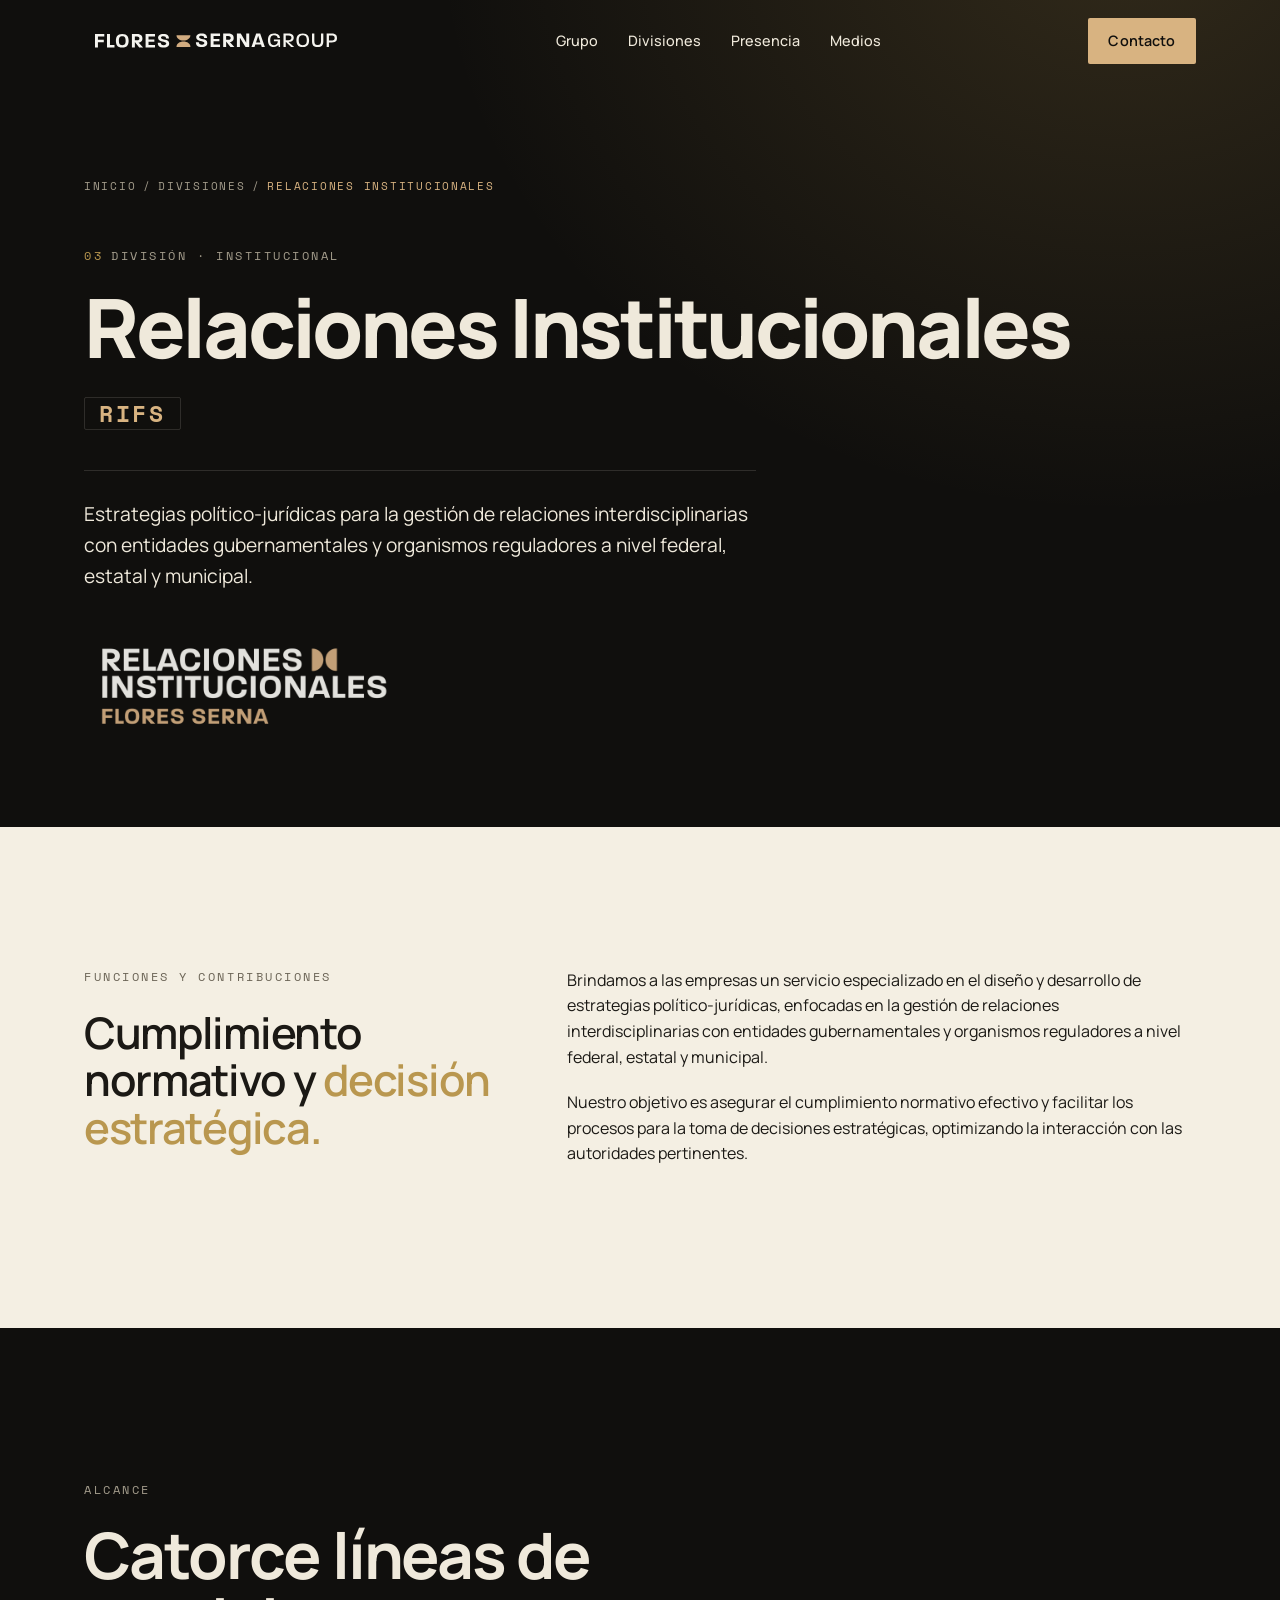
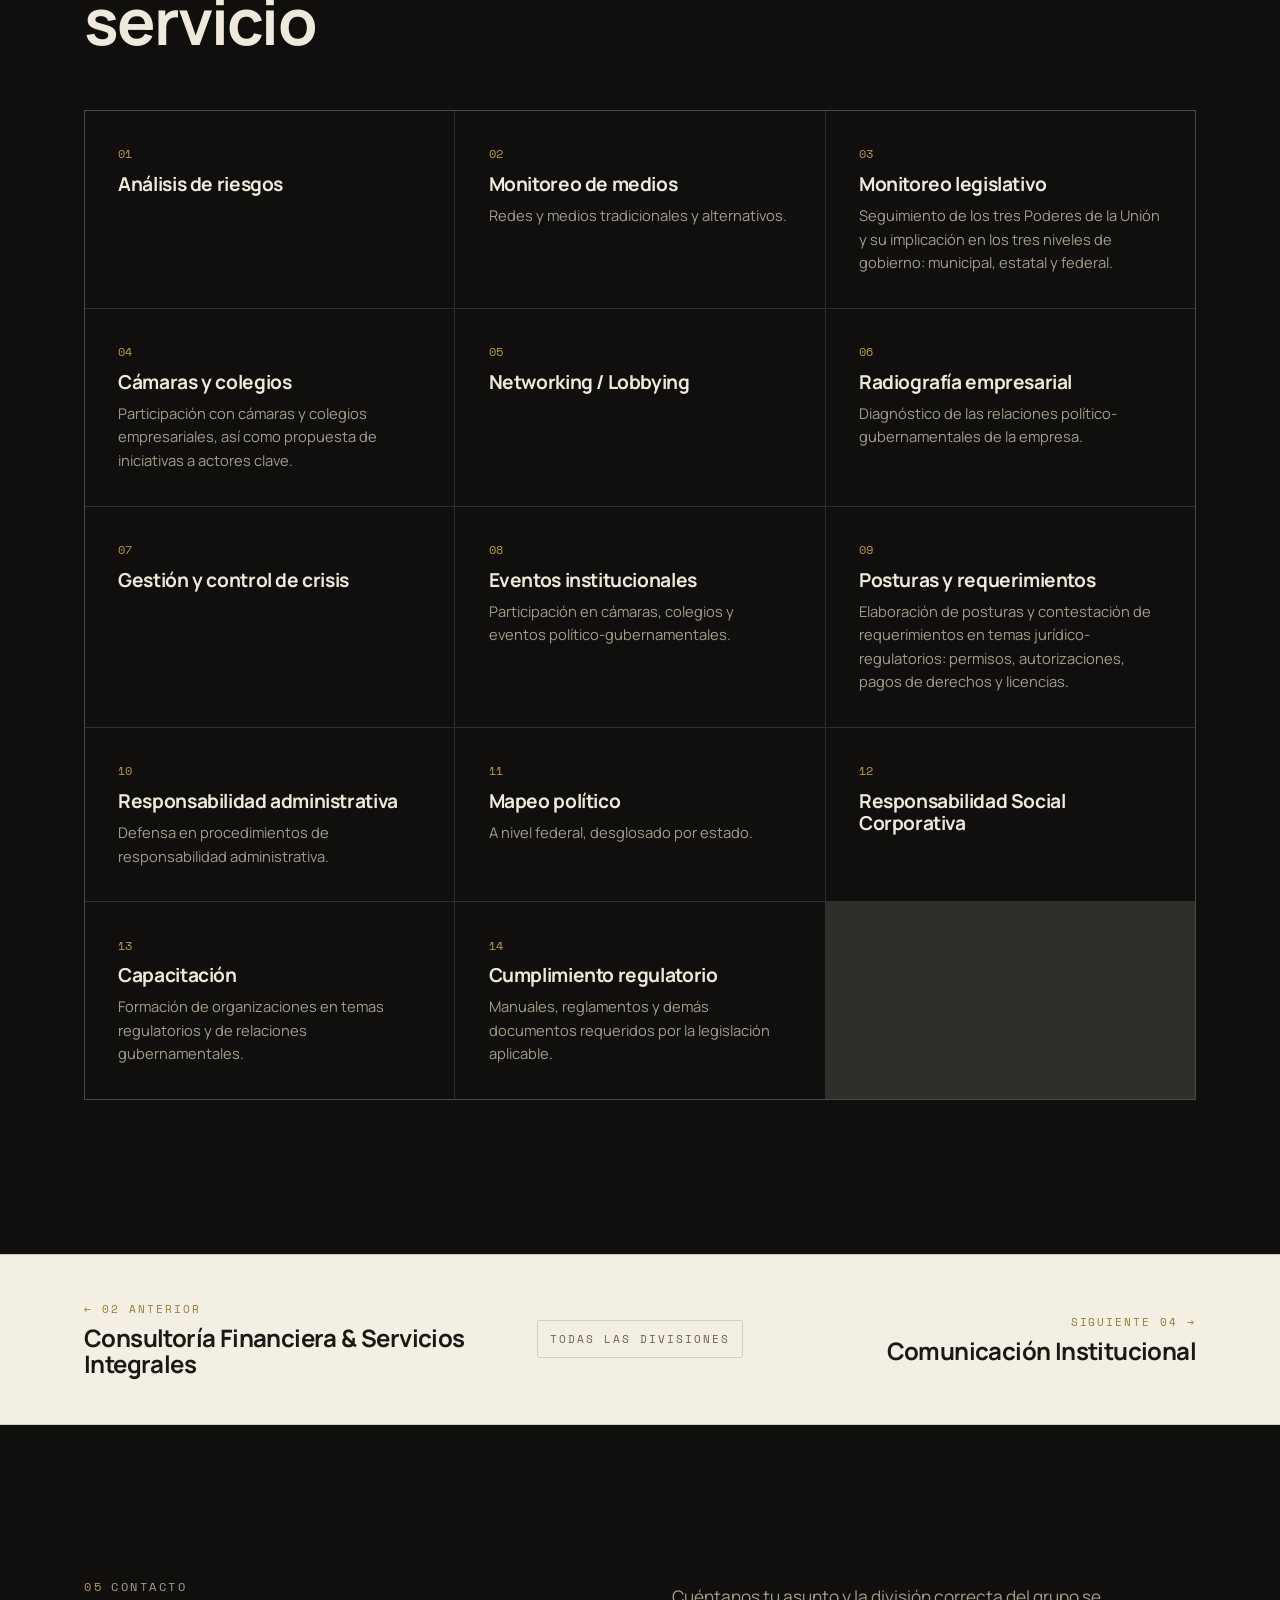
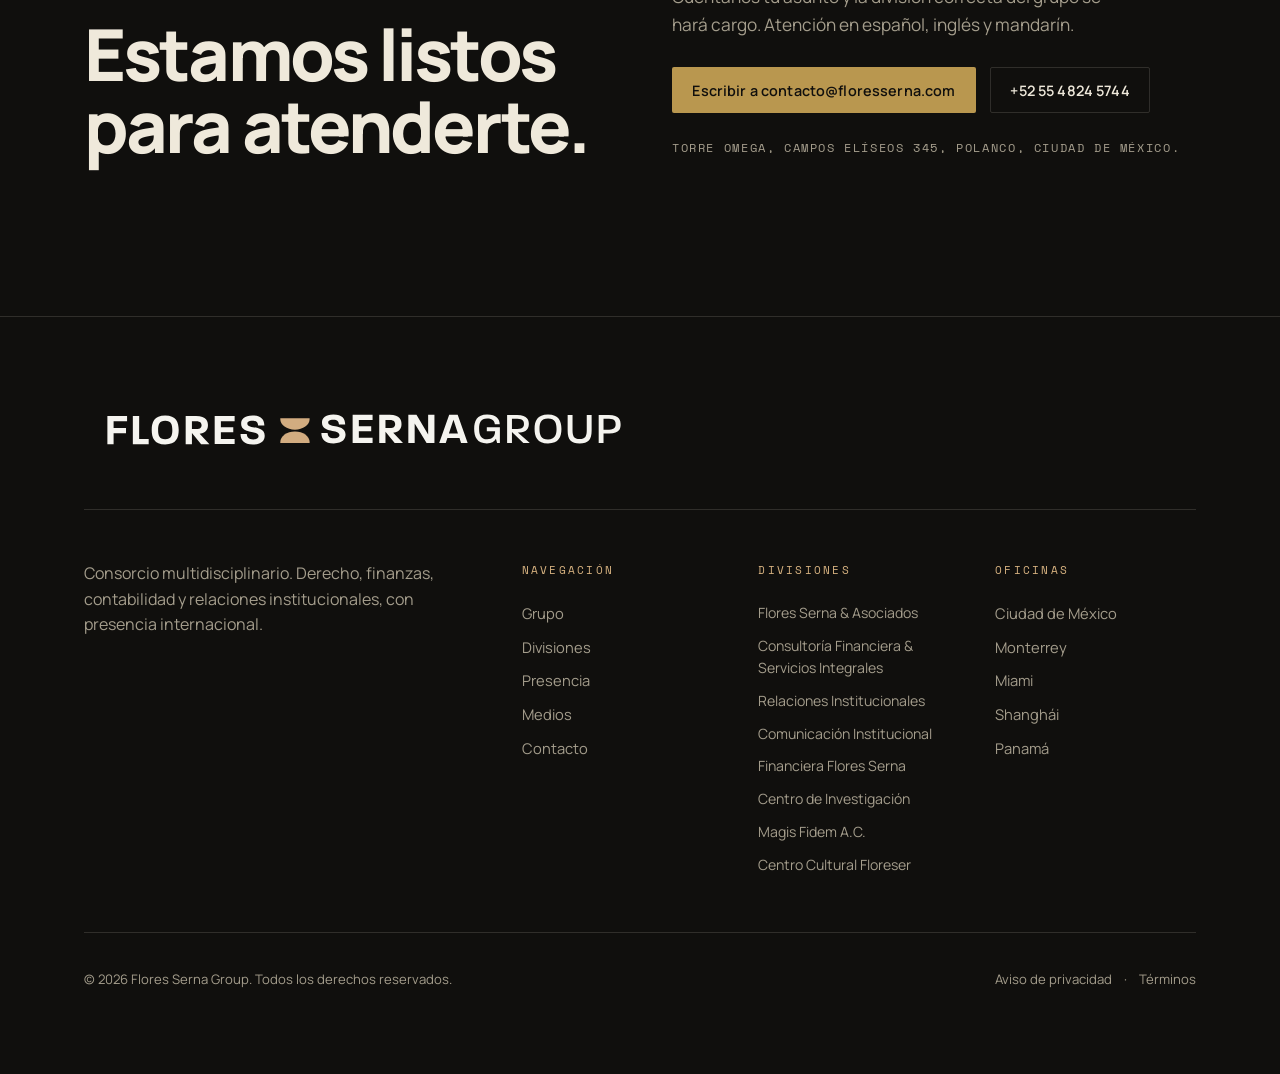
<file: divisiones/relaciones-institucionales.html>
<!doctype html>
<html lang="es">
<head>
  <meta charset="utf-8" />
  <meta name="viewport" content="width=device-width, initial-scale=1" />
  <title>Relaciones Institucionales Flores Serna | RIFS — Flores Serna Group</title>
  <meta name="description" content="Diseño y desarrollo de estrategias político-jurídicas y gestión de relaciones con entidades gubernamentales y organismos reguladores federales, estatales y municipales." />
  <meta name="theme-color" content="#0e0e0f" />

  <meta property="og:title" content="Relaciones Institucionales Flores Serna | RIFS — Flores Serna Group" />
  <meta property="og:description" content="Diseño y desarrollo de estrategias político-jurídicas y gestión de relaciones con entidades gubernamentales y organismos reguladores federales, estatales y municipales." />
  <meta property="og:type" content="website" />

  <link rel="icon" href="../assets/img/Recurso-14.svg" type="image/svg+xml" />

  <link rel="preconnect" href="https://fonts.googleapis.com" />
  <link rel="preconnect" href="https://fonts.gstatic.com" crossorigin />
  <link href="https://fonts.googleapis.com/css2?family=Manrope:wght@400;500;600;700;800&family=Space+Mono:wght@400;700&display=swap" rel="stylesheet" />

  <link rel="stylesheet" href="../assets/css/styles.css" />
</head>
<body class="is-subpage">
  <a class="skip-link" href="#main">Saltar al contenido</a>

  <header class="nav" id="nav" data-elevated="false">
    <div class="nav__inner">
      <a class="brand" href="../index.html" aria-label="Flores Serna Group — Inicio">
        <img class="brand__logo brand__logo--light" src="../assets/img/floresernagrouplogo.svg" alt="" aria-hidden="true" />
        <img class="brand__logo brand__logo--ink" src="../assets/img/floresernagrouplogo-ink.svg" alt="" aria-hidden="true" />
      </a>

      <nav class="nav__links" aria-label="Navegación principal">
        <a href="../index.html#grupo">Grupo</a>
        <a href="../index.html#divisiones" aria-current="page">Divisiones</a>
        <a href="../index.html#presencia">Presencia</a>
        <a href="../index.html#medios">Medios</a>
      </nav>

      <a href="../index.html#contacto" class="btn btn--nav">Contacto</a>

      <button class="nav__toggle" id="navToggle" aria-label="Abrir menú" aria-expanded="false" aria-controls="mobileMenu">
        <span></span><span></span>
      </button>
    </div>
  </header>

  <div class="mobile-menu" id="mobileMenu" hidden>
    <nav aria-label="Navegación móvil">
      <a href="../index.html#grupo"><span class="mm-idx">01</span> Grupo</a>
      <a href="../index.html#divisiones"><span class="mm-idx">02</span> Divisiones</a>
      <a href="../index.html#presencia"><span class="mm-idx">03</span> Presencia</a>
      <a href="../index.html#medios"><span class="mm-idx">04</span> Medios</a>
      <a href="../index.html#contacto"><span class="mm-idx">05</span> Contacto</a>
    </nav>
  </div>

  <main id="main">
    <section class="dhero" aria-labelledby="d-title">
      <div class="wrap">
        <nav class="crumbs" aria-label="Ruta de navegación">
          <a href="../index.html">Inicio</a>
          <span aria-hidden="true">/</span>
          <a href="../index.html#divisiones">Divisiones</a>
          <span aria-hidden="true">/</span>
          <span aria-current="page">Relaciones Institucionales</span>
        </nav>

        <p class="eyebrow eyebrow--light reveal"><span class="idx">03</span> División · Institucional</p>
        <h1 class="dhero__title reveal" id="d-title" style="--i:1">Relaciones Institucionales <span class="index__abbr">RIFS</span></h1>
        <p class="dhero__lede reveal" style="--i:2">Estrategias político-jurídicas para la gestión de relaciones interdisciplinarias con entidades gubernamentales y organismos reguladores a nivel federal, estatal y municipal.</p>
        <img class="dhero__logo" src="../assets/img/logo-rifs.png" alt="Relaciones Institucionales" />
      </div>
    </section>

    <section class="dsec section">
      <div class="wrap dsec__split">
        <div class="dsec__head">
          <p class="eyebrow reveal">Funciones y contribuciones</p>
          <h2 class="dsec__title reveal">Cumplimiento normativo y <span class="u-gold">decisión estratégica.</span></h2>
        </div>
        <div class="dsec__body">
          <p class="reveal">Brindamos a las empresas un servicio especializado en el diseño y desarrollo de estrategias político-jurídicas, enfocadas en la gestión de relaciones interdisciplinarias con entidades gubernamentales y organismos reguladores a nivel federal, estatal y municipal.</p>
          <p class="reveal">Nuestro objetivo es asegurar el cumplimiento normativo efectivo y facilitar los procesos para la toma de decisiones estratégicas, optimizando la interacción con las autoridades pertinentes.</p>
        </div>
      </div>
    </section>

    <section class="dsec section--ink">
      <div class="wrap">
        <div class="dsec__bar">
          <p class="eyebrow eyebrow--light reveal">Alcance</p>
          <h2 class="section-title section-title--light reveal">Catorce líneas de servicio</h2>
        </div>
        <ol class="numcards" data-cols="3" role="list">
          <li class="numcard reveal" style="--i:0">
            <span class="numcard__n">01</span>
            <h3 class="numcard__t">Análisis de riesgos</h3>
          </li>
          <li class="numcard reveal" style="--i:1">
            <span class="numcard__n">02</span>
            <h3 class="numcard__t">Monitoreo de medios</h3>
            <p class="numcard__d">Redes y medios tradicionales y alternativos.</p>
          </li>
          <li class="numcard reveal" style="--i:2">
            <span class="numcard__n">03</span>
            <h3 class="numcard__t">Monitoreo legislativo</h3>
            <p class="numcard__d">Seguimiento de los tres Poderes de la Unión y su implicación en los tres niveles de gobierno: municipal, estatal y federal.</p>
          </li>
          <li class="numcard reveal" style="--i:0">
            <span class="numcard__n">04</span>
            <h3 class="numcard__t">Cámaras y colegios</h3>
            <p class="numcard__d">Participación con cámaras y colegios empresariales, así como propuesta de iniciativas a actores clave.</p>
          </li>
          <li class="numcard reveal" style="--i:1">
            <span class="numcard__n">05</span>
            <h3 class="numcard__t">Networking / Lobbying</h3>
          </li>
          <li class="numcard reveal" style="--i:2">
            <span class="numcard__n">06</span>
            <h3 class="numcard__t">Radiografía empresarial</h3>
            <p class="numcard__d">Diagnóstico de las relaciones político-gubernamentales de la empresa.</p>
          </li>
          <li class="numcard reveal" style="--i:0">
            <span class="numcard__n">07</span>
            <h3 class="numcard__t">Gestión y control de crisis</h3>
          </li>
          <li class="numcard reveal" style="--i:1">
            <span class="numcard__n">08</span>
            <h3 class="numcard__t">Eventos institucionales</h3>
            <p class="numcard__d">Participación en cámaras, colegios y eventos político-gubernamentales.</p>
          </li>
          <li class="numcard reveal" style="--i:2">
            <span class="numcard__n">09</span>
            <h3 class="numcard__t">Posturas y requerimientos</h3>
            <p class="numcard__d">Elaboración de posturas y contestación de requerimientos en temas jurídico-regulatorios: permisos, autorizaciones, pagos de derechos y licencias.</p>
          </li>
          <li class="numcard reveal" style="--i:0">
            <span class="numcard__n">10</span>
            <h3 class="numcard__t">Responsabilidad administrativa</h3>
            <p class="numcard__d">Defensa en procedimientos de responsabilidad administrativa.</p>
          </li>
          <li class="numcard reveal" style="--i:1">
            <span class="numcard__n">11</span>
            <h3 class="numcard__t">Mapeo político</h3>
            <p class="numcard__d">A nivel federal, desglosado por estado.</p>
          </li>
          <li class="numcard reveal" style="--i:2">
            <span class="numcard__n">12</span>
            <h3 class="numcard__t">Responsabilidad Social Corporativa</h3>
          </li>
          <li class="numcard reveal" style="--i:0">
            <span class="numcard__n">13</span>
            <h3 class="numcard__t">Capacitación</h3>
            <p class="numcard__d">Formación de organizaciones en temas regulatorios y de relaciones gubernamentales.</p>
          </li>
          <li class="numcard reveal" style="--i:1">
            <span class="numcard__n">14</span>
            <h3 class="numcard__t">Cumplimiento regulatorio</h3>
            <p class="numcard__d">Manuales, reglamentos y demás documentos requeridos por la legislación aplicable.</p>
          </li>
        </ol>
      </div>
    </section>

    <nav class="dnav" aria-label="Otras divisiones">
      <div class="wrap dnav__grid">
        <a class="dnav__item dnav__item--prev" href="consultoria-financiera.html">
          <span class="dnav__dir">← 02 Anterior</span>
          <span class="dnav__name">Consultoría Financiera &amp; Servicios Integrales</span>
        </a>
        <a class="dnav__all" href="../index.html#divisiones">Todas las divisiones</a>
        <a class="dnav__item dnav__item--next" href="comunicacion-institucional.html">
          <span class="dnav__dir">Siguiente 04 →</span>
          <span class="dnav__name">Comunicación Institucional</span>
        </a>
      </div>
    </nav>

    <section class="cta section--ink" id="contacto" aria-labelledby="cta-title">
      <div class="wrap cta__grid">
        <div>
          <p class="eyebrow eyebrow--light reveal"><span class="idx">05</span> Contacto</p>
          <h2 class="cta__title reveal" id="cta-title">Estamos listos<br />para atenderte.</h2>
        </div>
        <div class="cta__right reveal">
          <p class="cta__lede">
            Cuéntanos tu asunto y la división correcta del grupo se hará cargo.
            Atención en español, inglés y mandarín.
          </p>
          <div class="cta__actions">
            <a class="btn btn--gold" href="mailto:contacto@floresserna.com">Escribir a contacto@floresserna.com</a>
            <a class="btn btn--ghost" href="tel:+525548245744">+52 55 4824 5744</a>
          </div>
          <p class="cta__note">Torre Omega, Campos Elíseos 345, Polanco, Ciudad de México.</p>
        </div>
      </div>
    </section>
  </main>

  <footer class="footer">
    <div class="wrap">
      <div class="footer__top">
        <img class="footer__logo" src="../assets/img/floresernagrouplogo.svg" alt="Flores Serna Group" />
      </div>
      <div class="footer__grid">
        <div class="footer__col footer__col--wide">
          <p class="footer__tag">Consorcio multidisciplinario. Derecho, finanzas, contabilidad y relaciones institucionales, con presencia internacional.</p>
        </div>
        <div class="footer__col">
          <h4>Navegación</h4>
          <a href="../index.html#grupo">Grupo</a>
          <a href="../index.html#divisiones">Divisiones</a>
          <a href="../index.html#presencia">Presencia</a>
          <a href="../index.html#medios">Medios</a>
          <a href="../index.html#contacto">Contacto</a>
        </div>
        <div class="footer__col footer__col--divs">
          <h4>Divisiones</h4>
          <a href="flores-serna-asociados.html">Flores Serna &amp; Asociados</a>
          <a href="consultoria-financiera.html">Consultoría Financiera &amp; Servicios Integrales</a>
          <a href="relaciones-institucionales.html">Relaciones Institucionales</a>
          <a href="comunicacion-institucional.html">Comunicación Institucional</a>
          <a href="financiera-flores-serna.html">Financiera Flores Serna</a>
          <a href="centro-de-investigacion.html">Centro de Investigación</a>
          <a href="magis-fidem.html">Magis Fidem A.C.</a>
          <a href="centro-cultural-floreser.html">Centro Cultural Floreser</a>
        </div>
        <div class="footer__col">
          <h4>Oficinas</h4>
          <a href="../index.html#presencia">Ciudad de México</a>
          <a href="../index.html#presencia">Monterrey</a>
          <a href="../index.html#presencia">Miami</a>
          <a href="../index.html#presencia">Shanghái</a>
          <a href="../index.html#presencia">Panamá</a>
        </div>
      </div>
      <div class="footer__bottom">
        <p>© <span id="year">2026</span> Flores Serna Group. Todos los derechos reservados.</p>
        <div class="footer__legal">
          <a href="../legal/aviso-de-privacidad.html">Aviso de privacidad</a>
          <span aria-hidden="true">·</span>
          <a href="../legal/terminos.html">Términos</a>
        </div>
      </div>
    </div>
  </footer>

  <script src="../assets/js/main.js"></script>
</body>
</html>
</file>
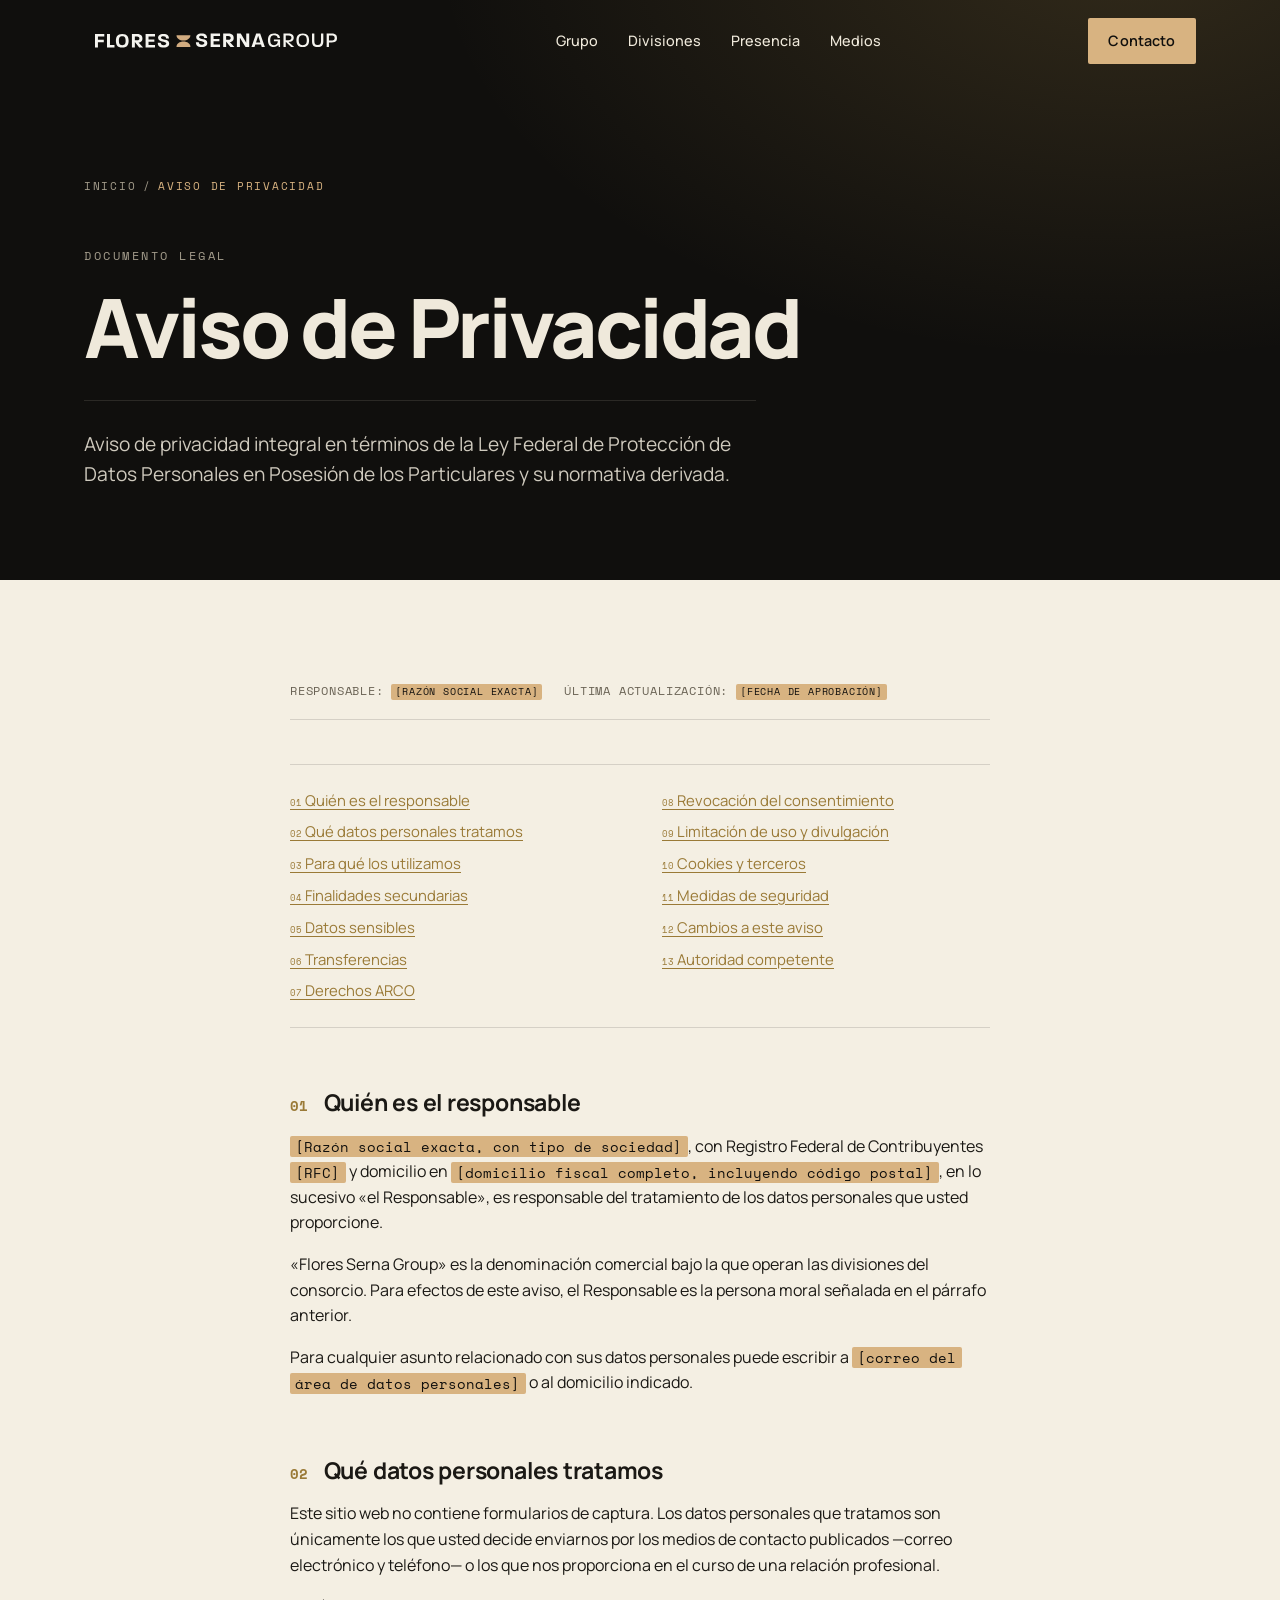
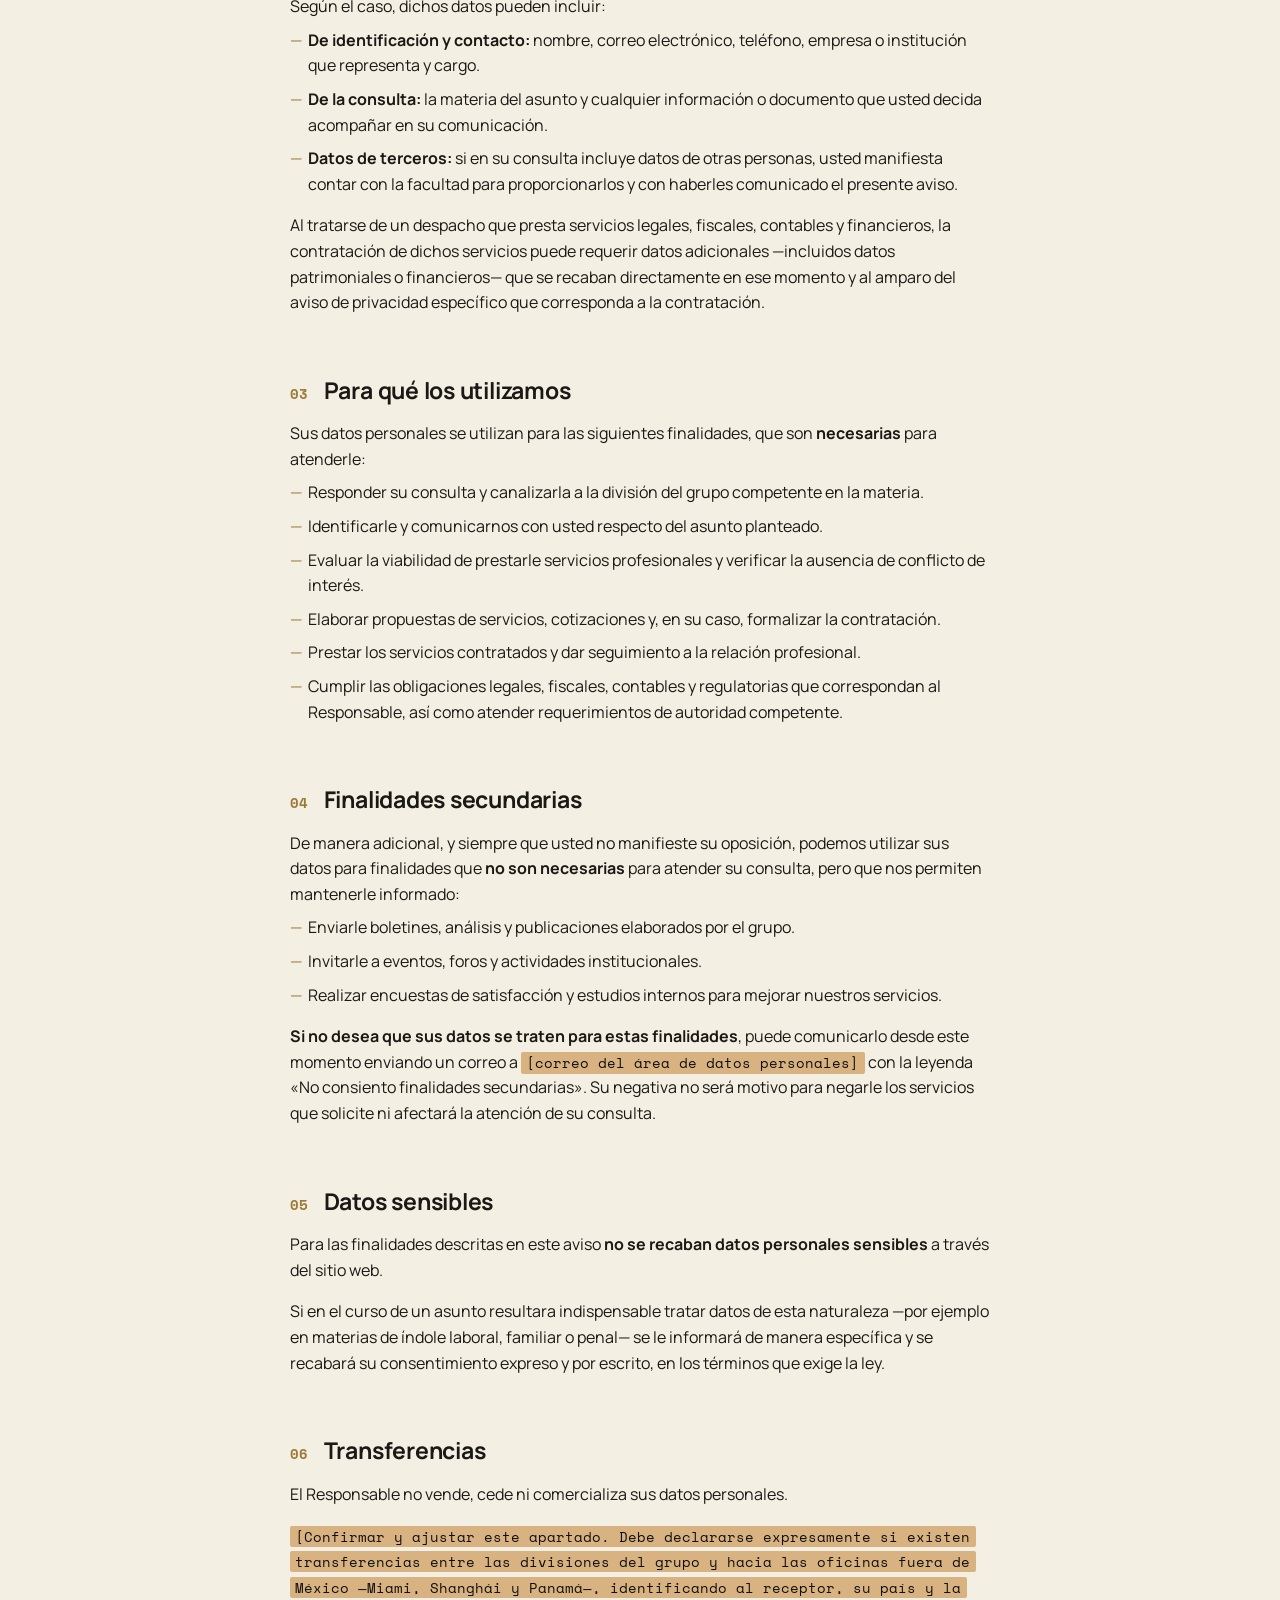
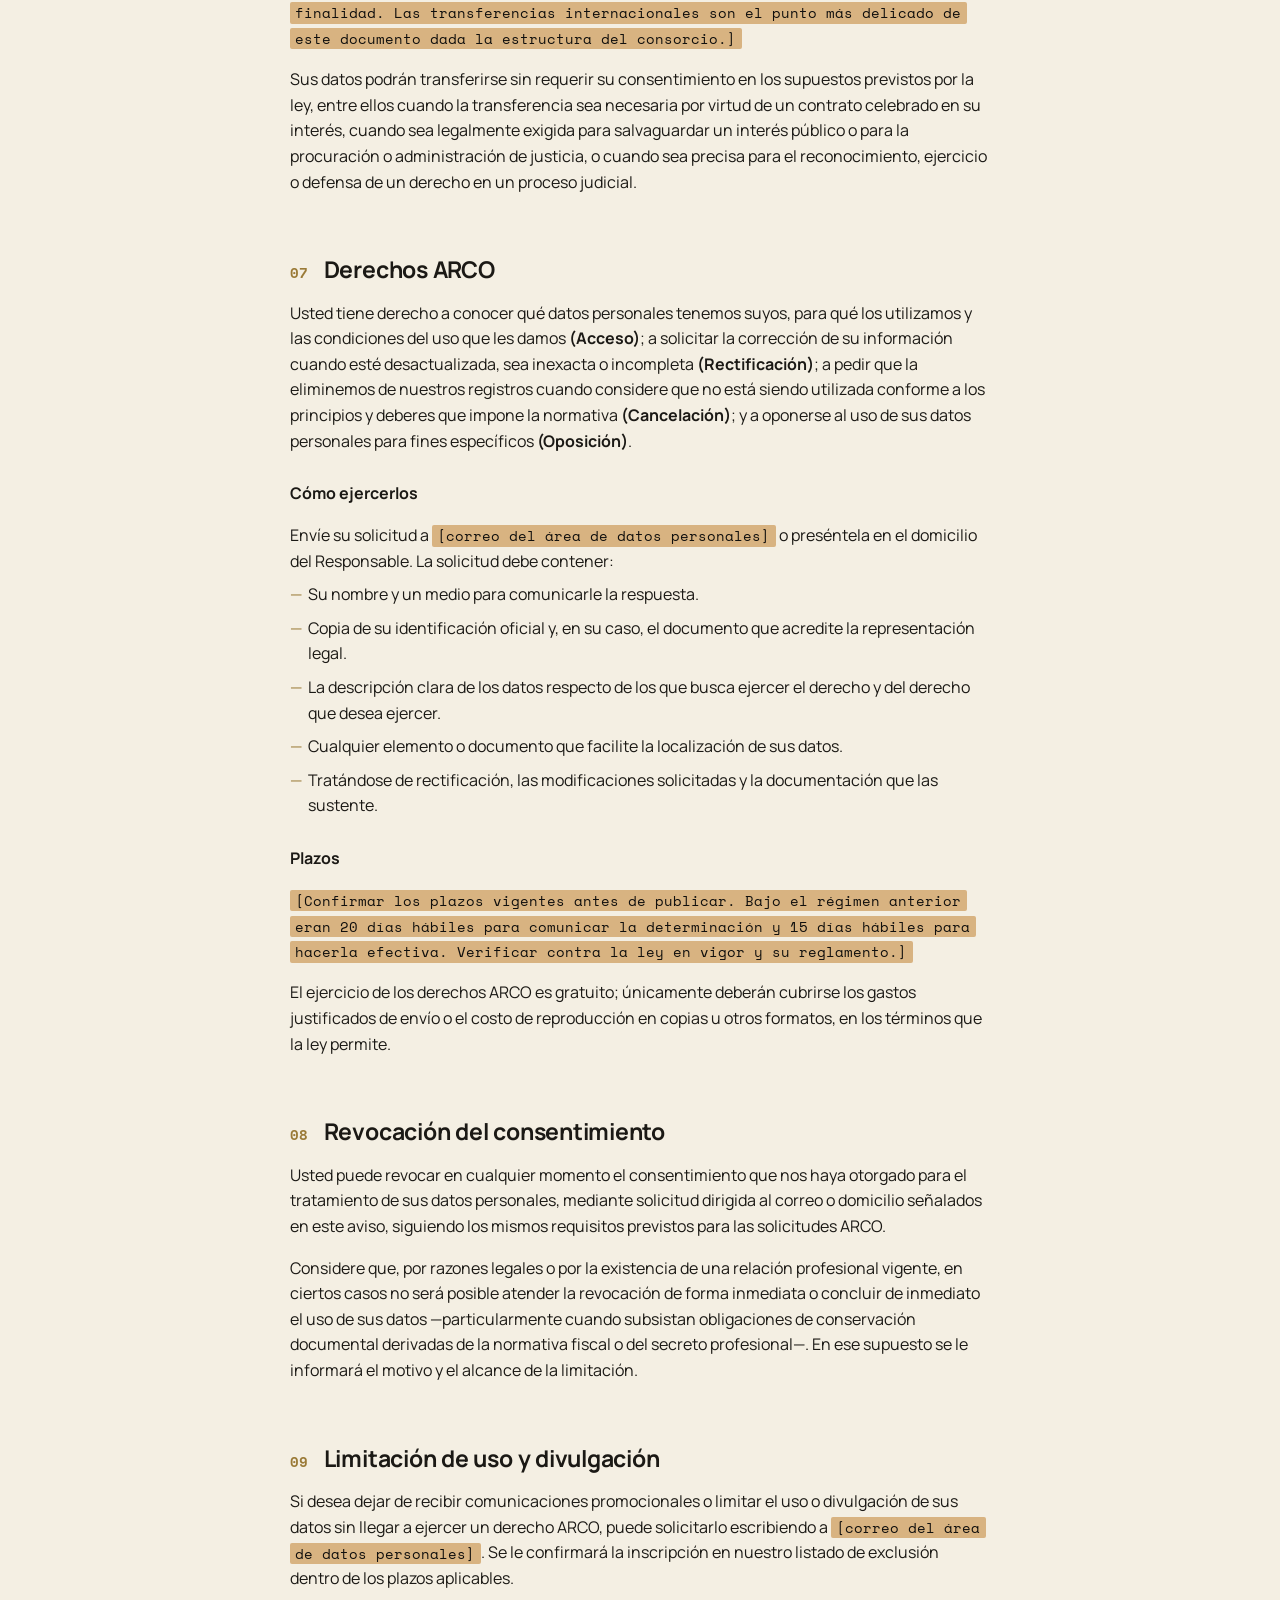
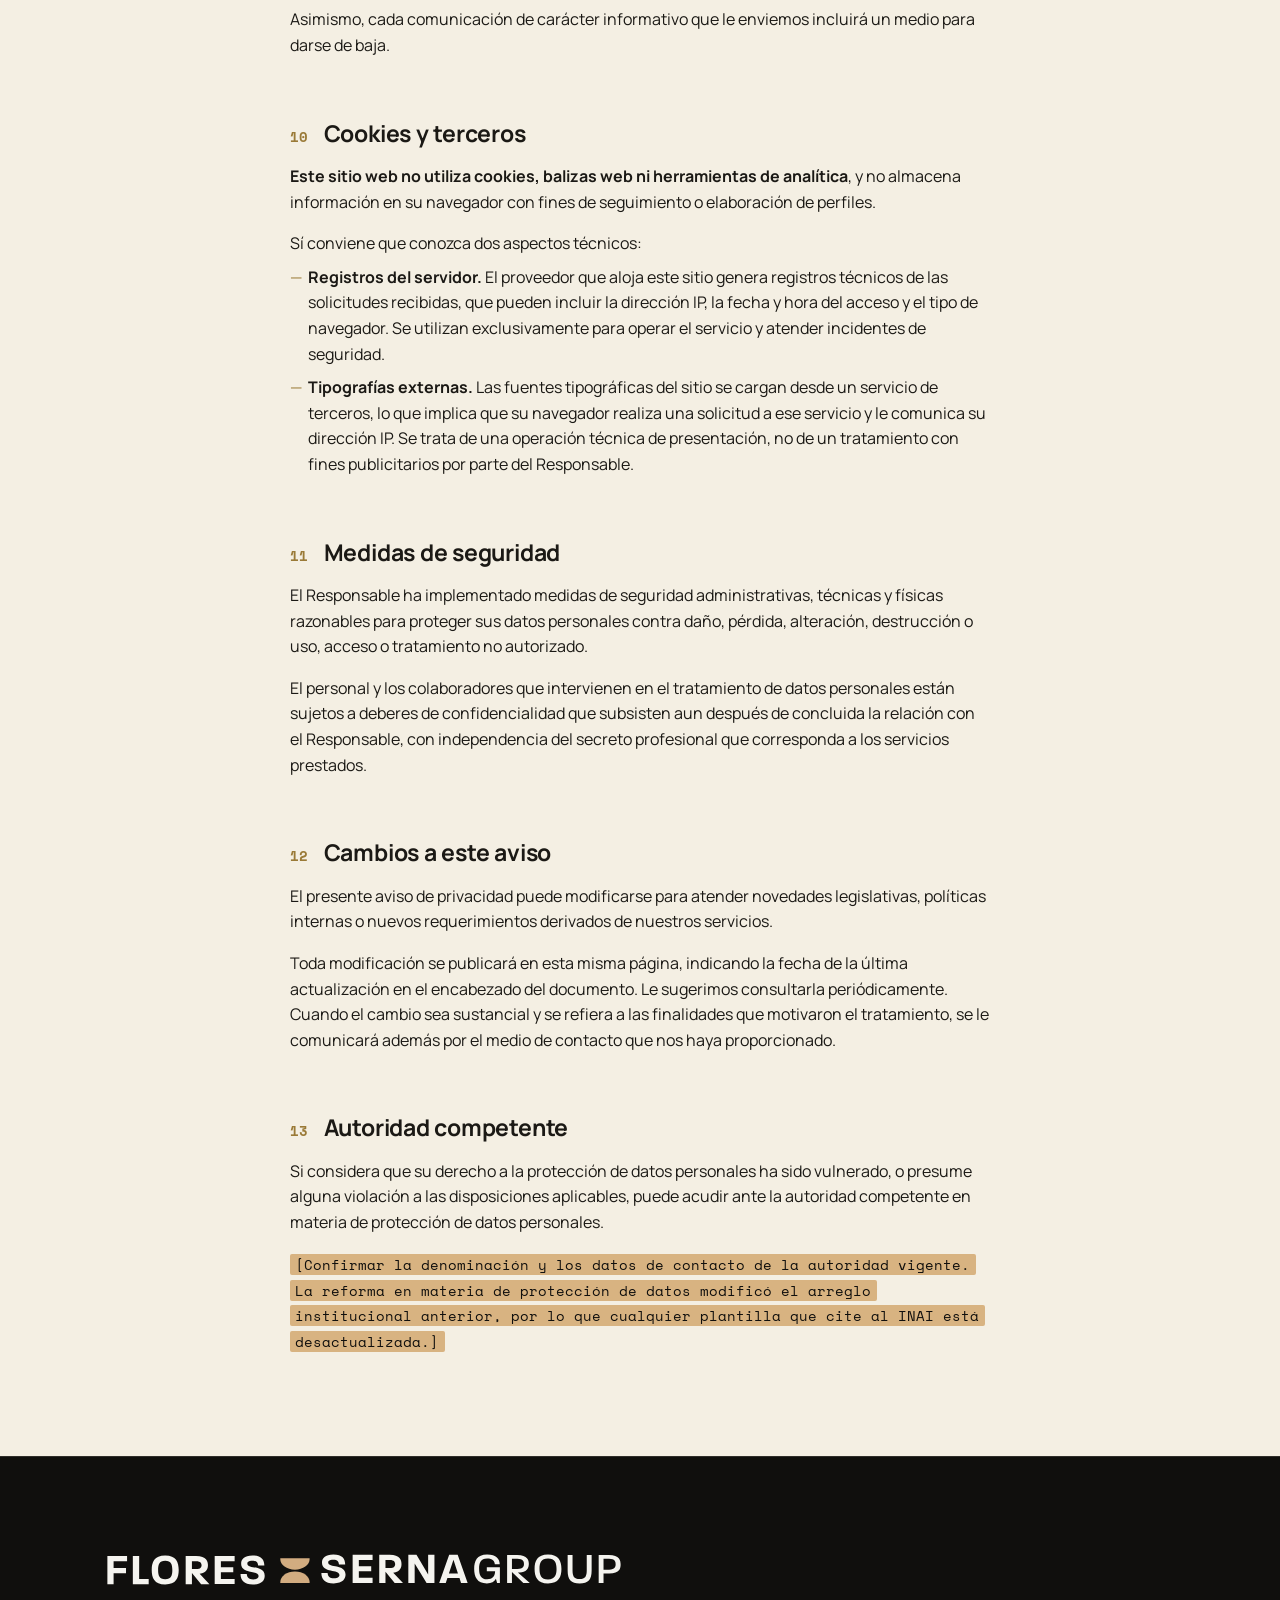
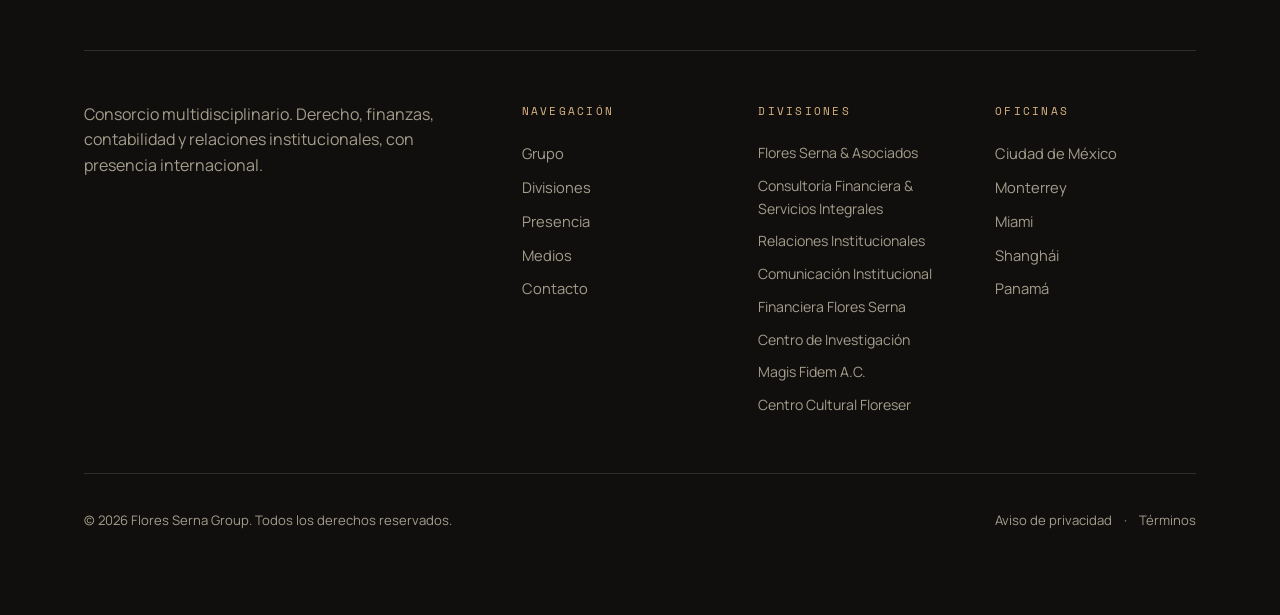
<file: legal/aviso-de-privacidad.html>
<!doctype html>
<html lang="es">
<head>
  <meta charset="utf-8" />
  <meta name="viewport" content="width=device-width, initial-scale=1" />
  <title>Aviso de Privacidad — Flores Serna Group</title>
  <meta name="description" content="Aviso de privacidad integral de Flores Serna Group conforme a la Ley Federal de Protección de Datos Personales en Posesión de los Particulares." />
  <meta name="theme-color" content="#0e0e0f" />

  <!-- Mientras el documento siga en borrador no tiene por qué indexarse.
       Al aprobarlo, quitar esta línea. -->
  <meta name="robots" content="noindex" />

  <link rel="icon" href="../assets/img/Recurso-14.svg" type="image/svg+xml" />

  <link rel="preconnect" href="https://fonts.googleapis.com" />
  <link rel="preconnect" href="https://fonts.gstatic.com" crossorigin />
  <link href="https://fonts.googleapis.com/css2?family=Manrope:wght@400;500;600;700;800&family=Space+Mono:wght@400;700&display=swap" rel="stylesheet" />

  <link rel="stylesheet" href="../assets/css/styles.css" />
</head>
<body class="is-subpage">
  <a class="skip-link" href="#main">Saltar al contenido</a>

  <header class="nav" id="nav" data-elevated="false">
    <div class="nav__inner">
      <a class="brand" href="../index.html" aria-label="Flores Serna Group — Inicio">
        <img class="brand__logo brand__logo--light" src="../assets/img/floresernagrouplogo.svg" alt="" aria-hidden="true" />
        <img class="brand__logo brand__logo--ink" src="../assets/img/floresernagrouplogo-ink.svg" alt="" aria-hidden="true" />
      </a>

      <nav class="nav__links" aria-label="Navegación principal">
        <a href="../index.html#grupo">Grupo</a>
        <a href="../index.html#divisiones">Divisiones</a>
        <a href="../index.html#presencia">Presencia</a>
        <a href="../index.html#medios">Medios</a>
      </nav>

      <a href="../index.html#contacto" class="btn btn--nav">Contacto</a>

      <button class="nav__toggle" id="navToggle" aria-label="Abrir menú" aria-expanded="false" aria-controls="mobileMenu">
        <span></span><span></span>
      </button>
    </div>
  </header>

  <div class="mobile-menu" id="mobileMenu" hidden>
    <nav aria-label="Navegación móvil">
      <a href="../index.html#grupo"><span class="mm-idx">01</span> Grupo</a>
      <a href="../index.html#divisiones"><span class="mm-idx">02</span> Divisiones</a>
      <a href="../index.html#presencia"><span class="mm-idx">03</span> Presencia</a>
      <a href="../index.html#medios"><span class="mm-idx">04</span> Medios</a>
      <a href="../index.html#contacto"><span class="mm-idx">05</span> Contacto</a>
    </nav>
  </div>

  <main id="main">
    <section class="dhero" aria-labelledby="d-title">
      <div class="wrap">
        <nav class="crumbs" aria-label="Ruta de navegación">
          <a href="../index.html">Inicio</a>
          <span aria-hidden="true">/</span>
          <span aria-current="page">Aviso de Privacidad</span>
        </nav>

        <p class="eyebrow eyebrow--light">Documento legal</p>
        <h1 class="dhero__title" id="d-title">Aviso de Privacidad</h1>
        <p class="dhero__lede">Aviso de privacidad integral en términos de la Ley Federal de Protección de Datos Personales en Posesión de los Particulares y su normativa derivada.</p>
      </div>
    </section>

    <section class="legal section">
      <div class="wrap">
        <div class="legal__doc">

          <div class="legal__meta">
            <span>Responsable: <span class="legal__pend">[razón social exacta]</span></span>
            <span>Última actualización: <span class="legal__pend">[fecha de aprobación]</span></span>
          </div>

          <nav class="legal__toc" aria-label="Índice del documento">
            <a href="#responsable"><span class="legal__n">01</span> Quién es el responsable</a>
            <a href="#datos"><span class="legal__n">02</span> Qué datos personales tratamos</a>
            <a href="#finalidades"><span class="legal__n">03</span> Para qué los utilizamos</a>
            <a href="#secundarias"><span class="legal__n">04</span> Finalidades secundarias</a>
            <a href="#sensibles"><span class="legal__n">05</span> Datos sensibles</a>
            <a href="#transferencias"><span class="legal__n">06</span> Transferencias</a>
            <a href="#arco"><span class="legal__n">07</span> Derechos ARCO</a>
            <a href="#revocacion"><span class="legal__n">08</span> Revocación del consentimiento</a>
            <a href="#limitacion"><span class="legal__n">09</span> Limitación de uso y divulgación</a>
            <a href="#cookies"><span class="legal__n">10</span> Cookies y terceros</a>
            <a href="#seguridad"><span class="legal__n">11</span> Medidas de seguridad</a>
            <a href="#cambios"><span class="legal__n">12</span> Cambios a este aviso</a>
            <a href="#autoridad"><span class="legal__n">13</span> Autoridad competente</a>
          </nav>

          <section class="legal__sec" id="responsable">
            <h2><span class="legal__n">01</span> Quién es el responsable</h2>
            <p><span class="legal__pend">[Razón social exacta, con tipo de sociedad]</span>,
            con Registro Federal de Contribuyentes <span class="legal__pend">[RFC]</span> y
            domicilio en <span class="legal__pend">[domicilio fiscal completo, incluyendo
            código postal]</span>, en lo sucesivo «el Responsable», es responsable del
            tratamiento de los datos personales que usted proporcione.</p>
            <p>«Flores Serna Group» es la denominación comercial bajo la que operan las
            divisiones del consorcio. Para efectos de este aviso, el Responsable es la
            persona moral señalada en el párrafo anterior.</p>
            <p>Para cualquier asunto relacionado con sus datos personales puede escribir a
            <span class="legal__pend">[correo del área de datos personales]</span> o al
            domicilio indicado.</p>
          </section>

          <section class="legal__sec" id="datos">
            <h2><span class="legal__n">02</span> Qué datos personales tratamos</h2>
            <p>Este sitio web no contiene formularios de captura. Los datos personales que
            tratamos son únicamente los que usted decide enviarnos por los medios de
            contacto publicados —correo electrónico y teléfono— o los que nos proporciona
            en el curso de una relación profesional.</p>
            <p>Según el caso, dichos datos pueden incluir:</p>
            <ul>
              <li><strong>De identificación y contacto:</strong> nombre, correo electrónico, teléfono, empresa o institución que representa y cargo.</li>
              <li><strong>De la consulta:</strong> la materia del asunto y cualquier información o documento que usted decida acompañar en su comunicación.</li>
              <li><strong>Datos de terceros:</strong> si en su consulta incluye datos de otras personas, usted manifiesta contar con la facultad para proporcionarlos y con haberles comunicado el presente aviso.</li>
            </ul>
            <p>Al tratarse de un despacho que presta servicios legales, fiscales, contables
            y financieros, la contratación de dichos servicios puede requerir datos
            adicionales —incluidos datos patrimoniales o financieros— que se recaban
            directamente en ese momento y al amparo del aviso de privacidad específico que
            corresponda a la contratación.</p>
          </section>

          <section class="legal__sec" id="finalidades">
            <h2><span class="legal__n">03</span> Para qué los utilizamos</h2>
            <p>Sus datos personales se utilizan para las siguientes finalidades, que son
            <strong>necesarias</strong> para atenderle:</p>
            <ul>
              <li>Responder su consulta y canalizarla a la división del grupo competente en la materia.</li>
              <li>Identificarle y comunicarnos con usted respecto del asunto planteado.</li>
              <li>Evaluar la viabilidad de prestarle servicios profesionales y verificar la ausencia de conflicto de interés.</li>
              <li>Elaborar propuestas de servicios, cotizaciones y, en su caso, formalizar la contratación.</li>
              <li>Prestar los servicios contratados y dar seguimiento a la relación profesional.</li>
              <li>Cumplir las obligaciones legales, fiscales, contables y regulatorias que correspondan al Responsable, así como atender requerimientos de autoridad competente.</li>
            </ul>
          </section>

          <section class="legal__sec" id="secundarias">
            <h2><span class="legal__n">04</span> Finalidades secundarias</h2>
            <p>De manera adicional, y siempre que usted no manifieste su oposición,
            podemos utilizar sus datos para finalidades que <strong>no son necesarias</strong>
            para atender su consulta, pero que nos permiten mantenerle informado:</p>
            <ul>
              <li>Enviarle boletines, análisis y publicaciones elaborados por el grupo.</li>
              <li>Invitarle a eventos, foros y actividades institucionales.</li>
              <li>Realizar encuestas de satisfacción y estudios internos para mejorar nuestros servicios.</li>
            </ul>
            <p><strong>Si no desea que sus datos se traten para estas finalidades</strong>,
            puede comunicarlo desde este momento enviando un correo a
            <span class="legal__pend">[correo del área de datos personales]</span> con la
            leyenda «No consiento finalidades secundarias». Su negativa no será motivo para
            negarle los servicios que solicite ni afectará la atención de su consulta.</p>
          </section>

          <section class="legal__sec" id="sensibles">
            <h2><span class="legal__n">05</span> Datos sensibles</h2>
            <p>Para las finalidades descritas en este aviso <strong>no se recaban datos
            personales sensibles</strong> a través del sitio web.</p>
            <p>Si en el curso de un asunto resultara indispensable tratar datos de esta
            naturaleza —por ejemplo en materias de índole laboral, familiar o penal— se le
            informará de manera específica y se recabará su consentimiento expreso y por
            escrito, en los términos que exige la ley.</p>
          </section>

          <section class="legal__sec" id="transferencias">
            <h2><span class="legal__n">06</span> Transferencias</h2>
            <p>El Responsable no vende, cede ni comercializa sus datos personales.</p>
            <p><span class="legal__pend">[Confirmar y ajustar este apartado. Debe declararse
            expresamente si existen transferencias entre las divisiones del grupo y hacia
            las oficinas fuera de México —Miami, Shanghái y Panamá—, identificando al
            receptor, su país y la finalidad. Las transferencias internacionales son el
            punto más delicado de este documento dada la estructura del consorcio.]</span></p>
            <p>Sus datos podrán transferirse sin requerir su consentimiento en los supuestos
            previstos por la ley, entre ellos cuando la transferencia sea necesaria por
            virtud de un contrato celebrado en su interés, cuando sea legalmente exigida
            para salvaguardar un interés público o para la procuración o administración de
            justicia, o cuando sea precisa para el reconocimiento, ejercicio o defensa de un
            derecho en un proceso judicial.</p>
          </section>

          <section class="legal__sec" id="arco">
            <h2><span class="legal__n">07</span> Derechos ARCO</h2>
            <p>Usted tiene derecho a conocer qué datos personales tenemos suyos, para qué
            los utilizamos y las condiciones del uso que les damos <strong>(Acceso)</strong>;
            a solicitar la corrección de su información cuando esté desactualizada, sea
            inexacta o incompleta <strong>(Rectificación)</strong>; a pedir que la
            eliminemos de nuestros registros cuando considere que no está siendo utilizada
            conforme a los principios y deberes que impone la normativa
            <strong>(Cancelación)</strong>; y a oponerse al uso de sus datos personales para
            fines específicos <strong>(Oposición)</strong>.</p>

            <h3>Cómo ejercerlos</h3>
            <p>Envíe su solicitud a <span class="legal__pend">[correo del área de datos
            personales]</span> o preséntela en el domicilio del Responsable. La solicitud
            debe contener:</p>
            <ul>
              <li>Su nombre y un medio para comunicarle la respuesta.</li>
              <li>Copia de su identificación oficial y, en su caso, el documento que acredite la representación legal.</li>
              <li>La descripción clara de los datos respecto de los que busca ejercer el derecho y del derecho que desea ejercer.</li>
              <li>Cualquier elemento o documento que facilite la localización de sus datos.</li>
              <li>Tratándose de rectificación, las modificaciones solicitadas y la documentación que las sustente.</li>
            </ul>

            <h3>Plazos</h3>
            <p><span class="legal__pend">[Confirmar los plazos vigentes antes de publicar.
            Bajo el régimen anterior eran 20 días hábiles para comunicar la determinación y
            15 días hábiles para hacerla efectiva. Verificar contra la ley en vigor y su
            reglamento.]</span></p>
            <p>El ejercicio de los derechos ARCO es gratuito; únicamente deberán cubrirse
            los gastos justificados de envío o el costo de reproducción en copias u otros
            formatos, en los términos que la ley permite.</p>
          </section>

          <section class="legal__sec" id="revocacion">
            <h2><span class="legal__n">08</span> Revocación del consentimiento</h2>
            <p>Usted puede revocar en cualquier momento el consentimiento que nos haya
            otorgado para el tratamiento de sus datos personales, mediante solicitud
            dirigida al correo o domicilio señalados en este aviso, siguiendo los mismos
            requisitos previstos para las solicitudes ARCO.</p>
            <p>Considere que, por razones legales o por la existencia de una relación
            profesional vigente, en ciertos casos no será posible atender la revocación de
            forma inmediata o concluir de inmediato el uso de sus datos —particularmente
            cuando subsistan obligaciones de conservación documental derivadas de la
            normativa fiscal o del secreto profesional—. En ese supuesto se le informará el
            motivo y el alcance de la limitación.</p>
          </section>

          <section class="legal__sec" id="limitacion">
            <h2><span class="legal__n">09</span> Limitación de uso y divulgación</h2>
            <p>Si desea dejar de recibir comunicaciones promocionales o limitar el uso o
            divulgación de sus datos sin llegar a ejercer un derecho ARCO, puede
            solicitarlo escribiendo a <span class="legal__pend">[correo del área de datos
            personales]</span>. Se le confirmará la inscripción en nuestro listado de
            exclusión dentro de los plazos aplicables.</p>
            <p>Asimismo, cada comunicación de carácter informativo que le enviemos incluirá
            un medio para darse de baja.</p>
          </section>

          <section class="legal__sec" id="cookies">
            <h2><span class="legal__n">10</span> Cookies y terceros</h2>
            <p><strong>Este sitio web no utiliza cookies, balizas web ni herramientas de
            analítica</strong>, y no almacena información en su navegador con fines de
            seguimiento o elaboración de perfiles.</p>
            <p>Sí conviene que conozca dos aspectos técnicos:</p>
            <ul>
              <li><strong>Registros del servidor.</strong> El proveedor que aloja este sitio
              genera registros técnicos de las solicitudes recibidas, que pueden incluir la
              dirección IP, la fecha y hora del acceso y el tipo de navegador. Se utilizan
              exclusivamente para operar el servicio y atender incidentes de seguridad.</li>
              <li><strong>Tipografías externas.</strong> Las fuentes tipográficas del sitio
              se cargan desde un servicio de terceros, lo que implica que su navegador
              realiza una solicitud a ese servicio y le comunica su dirección IP. Se trata
              de una operación técnica de presentación, no de un tratamiento con fines
              publicitarios por parte del Responsable.</li>
            </ul>
          </section>

          <section class="legal__sec" id="seguridad">
            <h2><span class="legal__n">11</span> Medidas de seguridad</h2>
            <p>El Responsable ha implementado medidas de seguridad administrativas,
            técnicas y físicas razonables para proteger sus datos personales contra daño,
            pérdida, alteración, destrucción o uso, acceso o tratamiento no autorizado.</p>
            <p>El personal y los colaboradores que intervienen en el tratamiento de datos
            personales están sujetos a deberes de confidencialidad que subsisten aun después
            de concluida la relación con el Responsable, con independencia del secreto
            profesional que corresponda a los servicios prestados.</p>
          </section>

          <section class="legal__sec" id="cambios">
            <h2><span class="legal__n">12</span> Cambios a este aviso</h2>
            <p>El presente aviso de privacidad puede modificarse para atender novedades
            legislativas, políticas internas o nuevos requerimientos derivados de nuestros
            servicios.</p>
            <p>Toda modificación se publicará en esta misma página, indicando la fecha de la
            última actualización en el encabezado del documento. Le sugerimos consultarla
            periódicamente. Cuando el cambio sea sustancial y se refiera a las finalidades
            que motivaron el tratamiento, se le comunicará además por el medio de contacto
            que nos haya proporcionado.</p>
          </section>

          <section class="legal__sec" id="autoridad">
            <h2><span class="legal__n">13</span> Autoridad competente</h2>
            <p>Si considera que su derecho a la protección de datos personales ha sido
            vulnerado, o presume alguna violación a las disposiciones aplicables, puede
            acudir ante la autoridad competente en materia de protección de datos
            personales.</p>
            <p><span class="legal__pend">[Confirmar la denominación y los datos de contacto
            de la autoridad vigente. La reforma en materia de protección de datos modificó
            el arreglo institucional anterior, por lo que cualquier plantilla que cite al
            INAI está desactualizada.]</span></p>
          </section>

        </div>
      </div>
    </section>
  </main>

  <footer class="footer">
    <div class="wrap">
      <div class="footer__top">
        <img class="footer__logo" src="../assets/img/floresernagrouplogo.svg" alt="Flores Serna Group" />
      </div>
      <div class="footer__grid">
        <div class="footer__col footer__col--wide">
          <p class="footer__tag">Consorcio multidisciplinario. Derecho, finanzas, contabilidad y relaciones institucionales, con presencia internacional.</p>
        </div>
        <div class="footer__col">
          <h4>Navegación</h4>
          <a href="../index.html#grupo">Grupo</a>
          <a href="../index.html#divisiones">Divisiones</a>
          <a href="../index.html#presencia">Presencia</a>
          <a href="../index.html#medios">Medios</a>
          <a href="../index.html#contacto">Contacto</a>
        </div>
        <div class="footer__col footer__col--divs">
          <h4>Divisiones</h4>
          <a href="../divisiones/flores-serna-asociados.html">Flores Serna &amp; Asociados</a>
          <a href="../divisiones/consultoria-financiera.html">Consultoría Financiera &amp; Servicios Integrales</a>
          <a href="../divisiones/relaciones-institucionales.html">Relaciones Institucionales</a>
          <a href="../divisiones/comunicacion-institucional.html">Comunicación Institucional</a>
          <a href="../divisiones/financiera-flores-serna.html">Financiera Flores Serna</a>
          <a href="../divisiones/centro-de-investigacion.html">Centro de Investigación</a>
          <a href="../divisiones/magis-fidem.html">Magis Fidem A.C.</a>
          <a href="../divisiones/centro-cultural-floreser.html">Centro Cultural Floreser</a>
        </div>
        <div class="footer__col">
          <h4>Oficinas</h4>
          <a href="../index.html#presencia">Ciudad de México</a>
          <a href="../index.html#presencia">Monterrey</a>
          <a href="../index.html#presencia">Miami</a>
          <a href="../index.html#presencia">Shanghái</a>
          <a href="../index.html#presencia">Panamá</a>
        </div>
      </div>
      <div class="footer__bottom">
        <p>© <span id="year">2026</span> Flores Serna Group. Todos los derechos reservados.</p>
        <div class="footer__legal">
          <a href="aviso-de-privacidad.html" aria-current="page">Aviso de privacidad</a>
          <span aria-hidden="true">·</span>
          <a href="terminos.html">Términos</a>
        </div>
      </div>
    </div>
  </footer>

  <script src="../assets/js/main.js"></script>
</body>
</html>
</file>
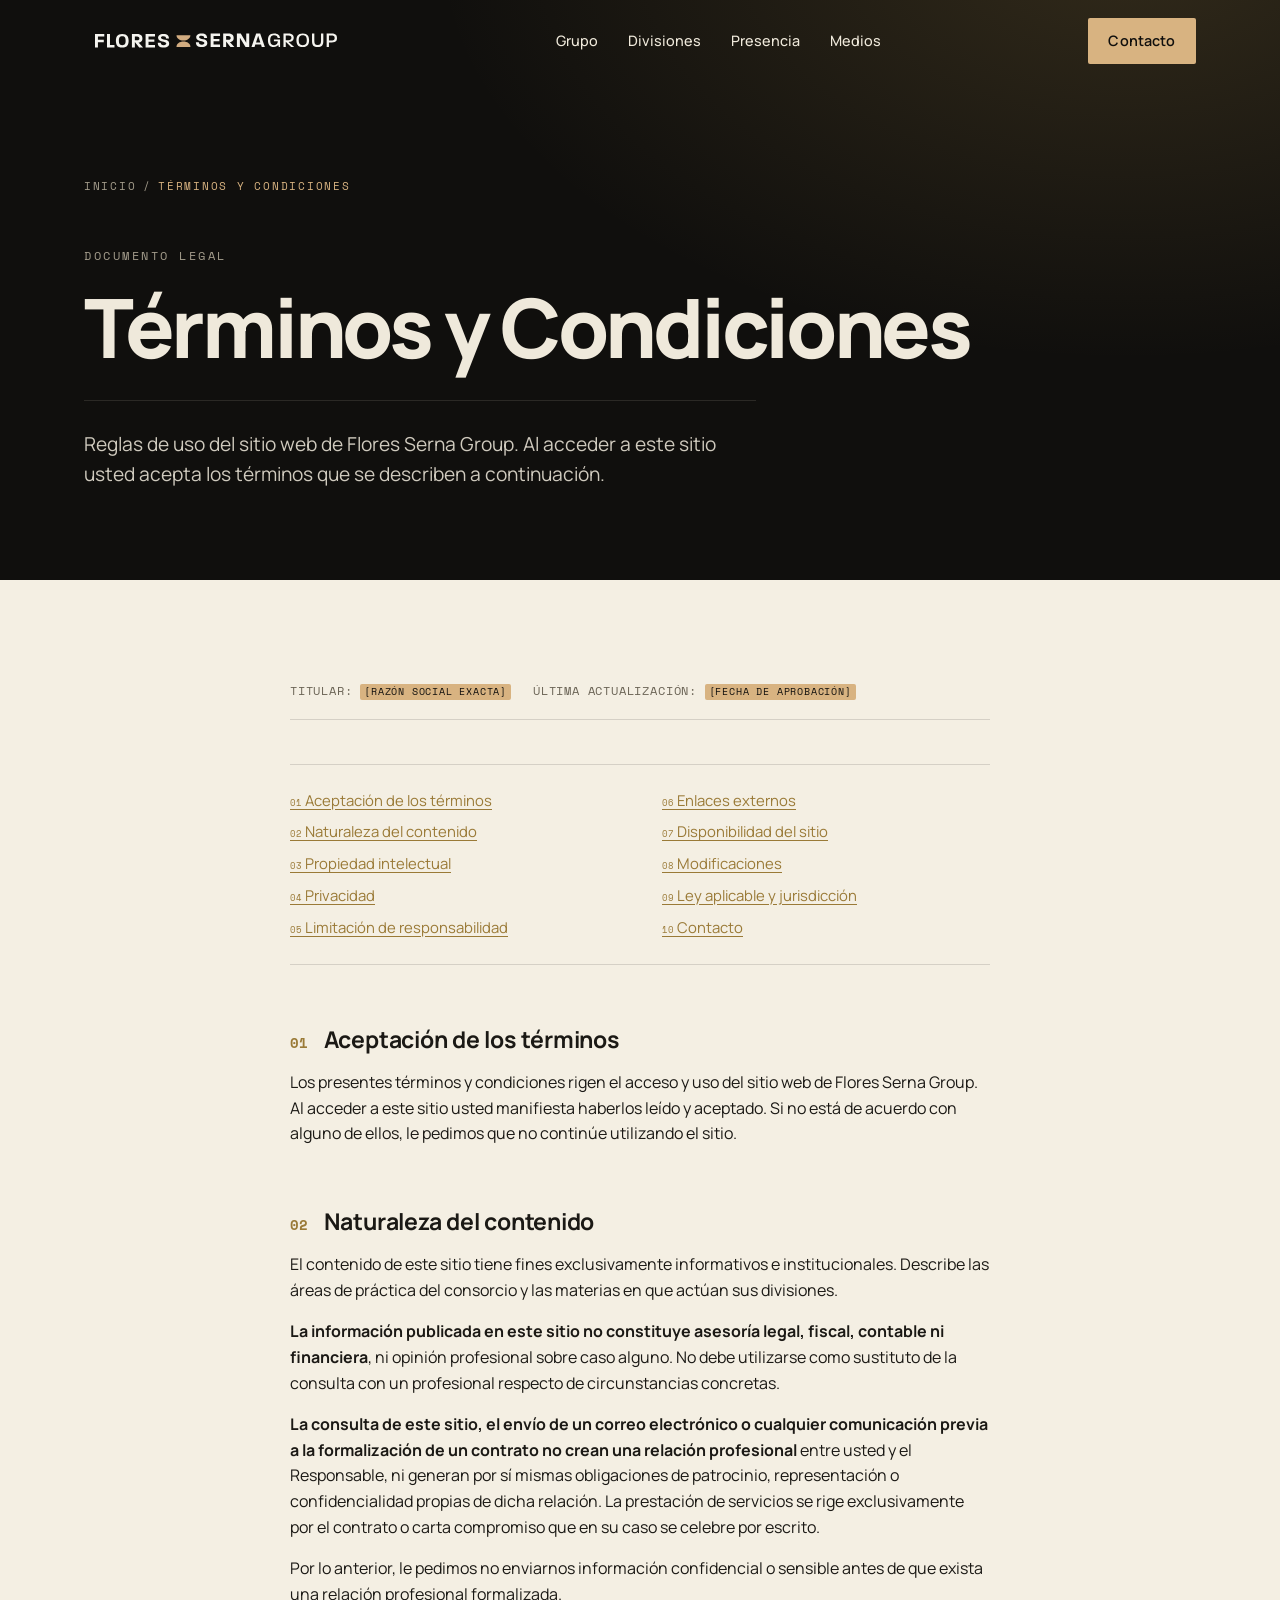
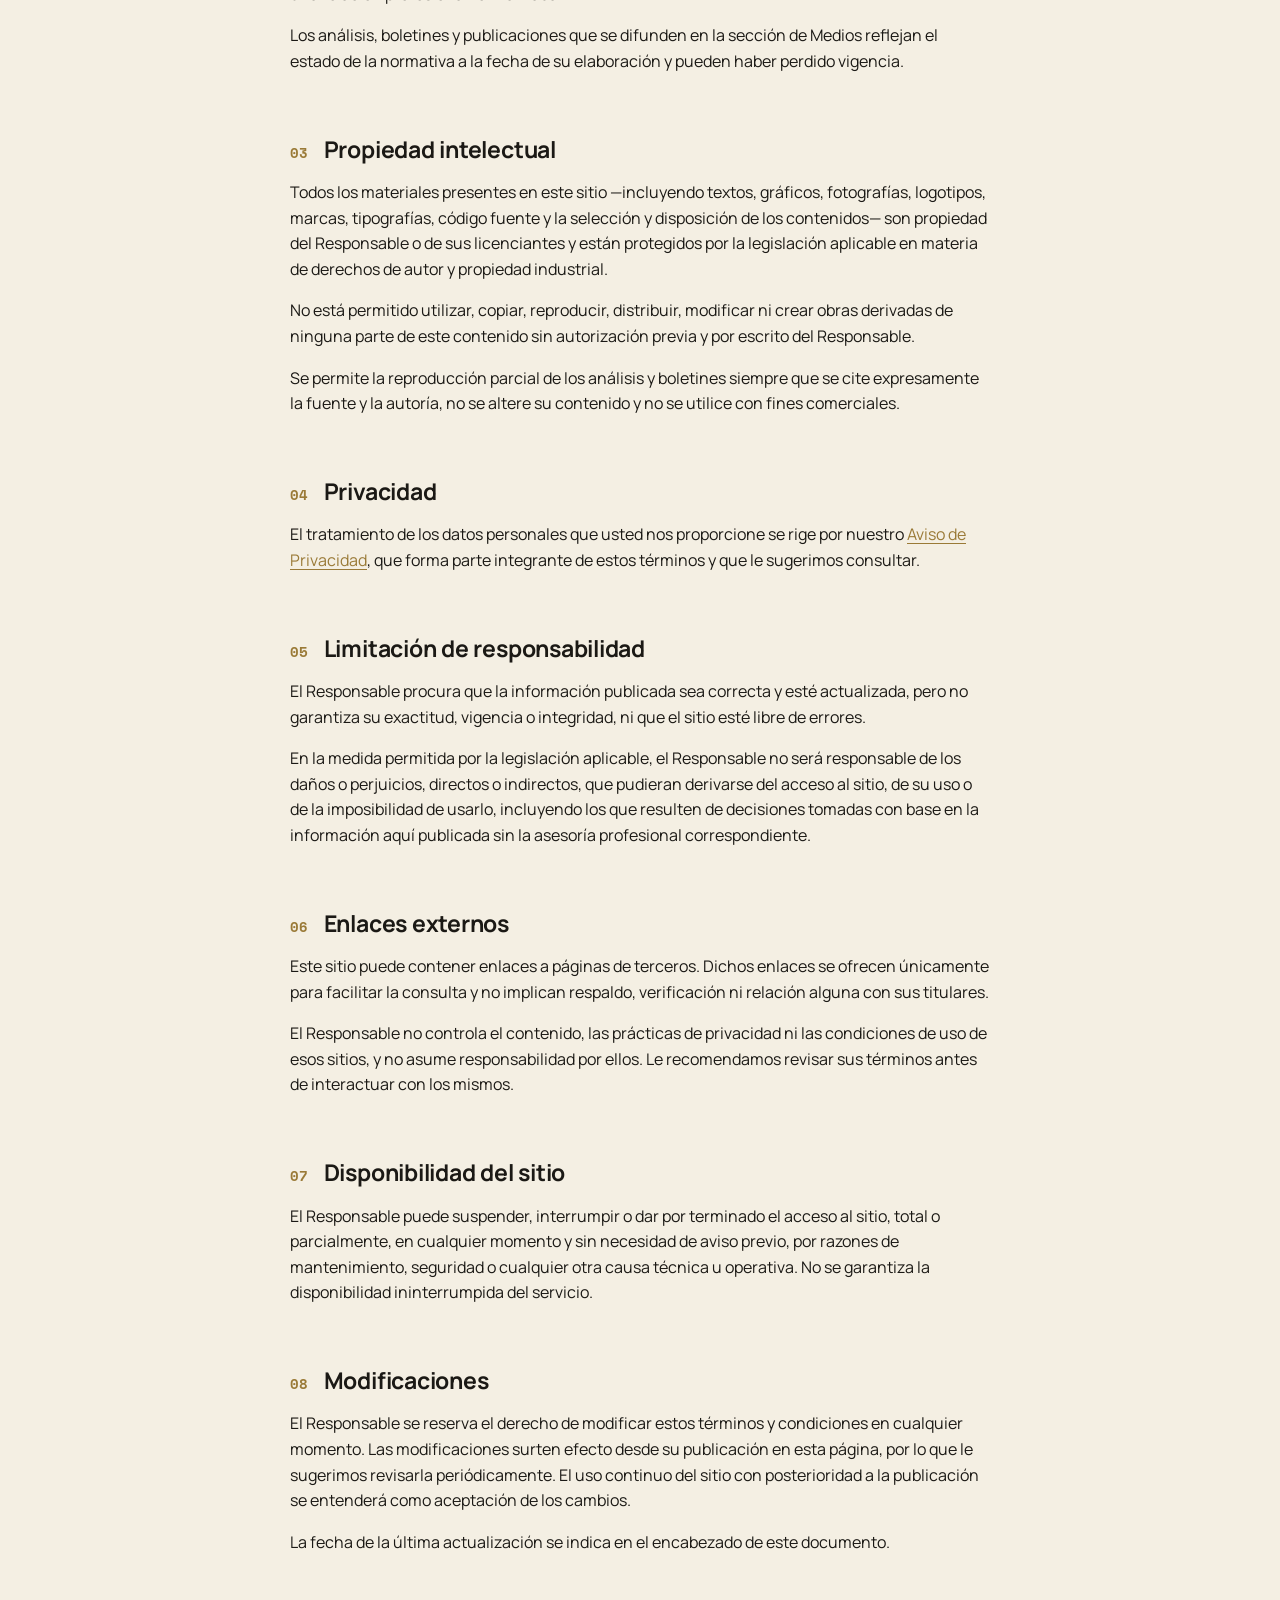
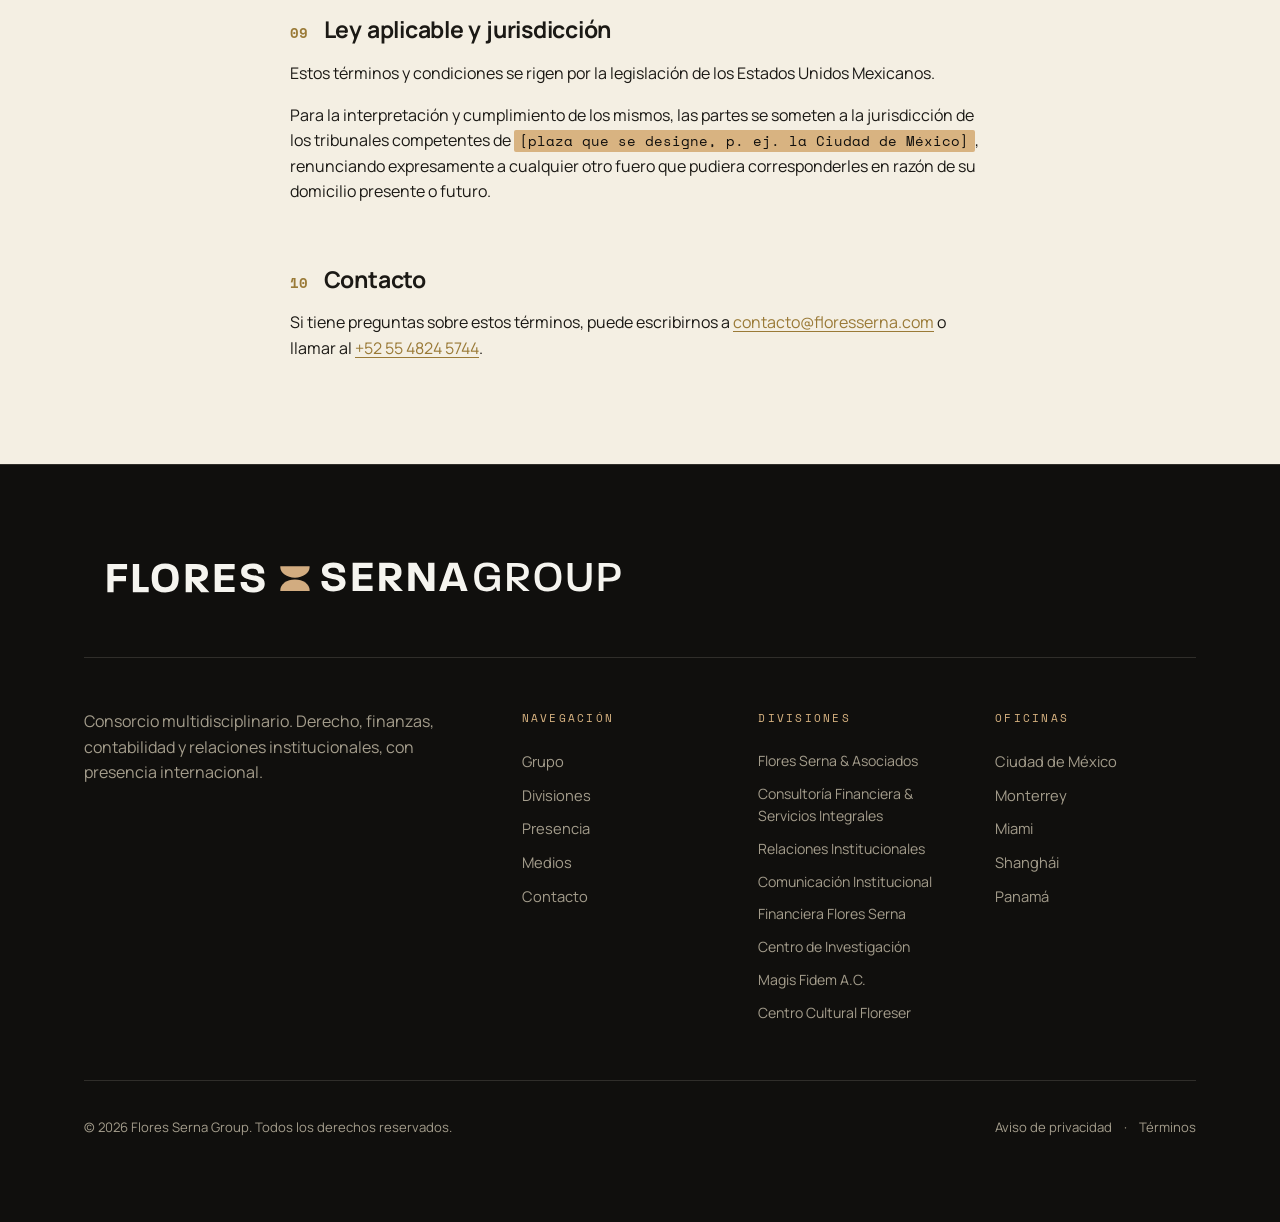
<file: legal/terminos.html>
<!doctype html>
<html lang="es">
<head>
  <meta charset="utf-8" />
  <meta name="viewport" content="width=device-width, initial-scale=1" />
  <title>Términos y Condiciones — Flores Serna Group</title>
  <meta name="description" content="Términos y condiciones de uso del sitio web de Flores Serna Group." />
  <meta name="theme-color" content="#0e0e0f" />

  <!-- Mientras el documento siga en borrador no tiene por qué indexarse.
       Al aprobarlo, quitar esta línea. -->
  <meta name="robots" content="noindex" />

  <link rel="icon" href="../assets/img/Recurso-14.svg" type="image/svg+xml" />

  <link rel="preconnect" href="https://fonts.googleapis.com" />
  <link rel="preconnect" href="https://fonts.gstatic.com" crossorigin />
  <link href="https://fonts.googleapis.com/css2?family=Manrope:wght@400;500;600;700;800&family=Space+Mono:wght@400;700&display=swap" rel="stylesheet" />

  <link rel="stylesheet" href="../assets/css/styles.css" />
</head>
<body class="is-subpage">
  <a class="skip-link" href="#main">Saltar al contenido</a>

  <header class="nav" id="nav" data-elevated="false">
    <div class="nav__inner">
      <a class="brand" href="../index.html" aria-label="Flores Serna Group — Inicio">
        <img class="brand__logo brand__logo--light" src="../assets/img/floresernagrouplogo.svg" alt="" aria-hidden="true" />
        <img class="brand__logo brand__logo--ink" src="../assets/img/floresernagrouplogo-ink.svg" alt="" aria-hidden="true" />
      </a>

      <nav class="nav__links" aria-label="Navegación principal">
        <a href="../index.html#grupo">Grupo</a>
        <a href="../index.html#divisiones">Divisiones</a>
        <a href="../index.html#presencia">Presencia</a>
        <a href="../index.html#medios">Medios</a>
      </nav>

      <a href="../index.html#contacto" class="btn btn--nav">Contacto</a>

      <button class="nav__toggle" id="navToggle" aria-label="Abrir menú" aria-expanded="false" aria-controls="mobileMenu">
        <span></span><span></span>
      </button>
    </div>
  </header>

  <div class="mobile-menu" id="mobileMenu" hidden>
    <nav aria-label="Navegación móvil">
      <a href="../index.html#grupo"><span class="mm-idx">01</span> Grupo</a>
      <a href="../index.html#divisiones"><span class="mm-idx">02</span> Divisiones</a>
      <a href="../index.html#presencia"><span class="mm-idx">03</span> Presencia</a>
      <a href="../index.html#medios"><span class="mm-idx">04</span> Medios</a>
      <a href="../index.html#contacto"><span class="mm-idx">05</span> Contacto</a>
    </nav>
  </div>

  <main id="main">
    <section class="dhero" aria-labelledby="d-title">
      <div class="wrap">
        <nav class="crumbs" aria-label="Ruta de navegación">
          <a href="../index.html">Inicio</a>
          <span aria-hidden="true">/</span>
          <span aria-current="page">Términos y Condiciones</span>
        </nav>

        <p class="eyebrow eyebrow--light">Documento legal</p>
        <h1 class="dhero__title" id="d-title">Términos y Condiciones</h1>
        <p class="dhero__lede">Reglas de uso del sitio web de Flores Serna Group. Al acceder a este sitio usted acepta los términos que se describen a continuación.</p>
      </div>
    </section>

    <section class="legal section">
      <div class="wrap">
        <div class="legal__doc">

          <div class="legal__meta">
            <span>Titular: <span class="legal__pend">[razón social exacta]</span></span>
            <span>Última actualización: <span class="legal__pend">[fecha de aprobación]</span></span>
          </div>

          <nav class="legal__toc" aria-label="Índice del documento">
            <a href="#aceptacion"><span class="legal__n">01</span> Aceptación de los términos</a>
            <a href="#uso"><span class="legal__n">02</span> Naturaleza del contenido</a>
            <a href="#propiedad"><span class="legal__n">03</span> Propiedad intelectual</a>
            <a href="#privacidad"><span class="legal__n">04</span> Privacidad</a>
            <a href="#responsabilidad"><span class="legal__n">05</span> Limitación de responsabilidad</a>
            <a href="#enlaces"><span class="legal__n">06</span> Enlaces externos</a>
            <a href="#disponibilidad"><span class="legal__n">07</span> Disponibilidad del sitio</a>
            <a href="#modificaciones"><span class="legal__n">08</span> Modificaciones</a>
            <a href="#ley"><span class="legal__n">09</span> Ley aplicable y jurisdicción</a>
            <a href="#contacto"><span class="legal__n">10</span> Contacto</a>
          </nav>

          <section class="legal__sec" id="aceptacion">
            <h2><span class="legal__n">01</span> Aceptación de los términos</h2>
            <p>Los presentes términos y condiciones rigen el acceso y uso del sitio web de
            Flores Serna Group. Al acceder a este sitio usted manifiesta haberlos leído y
            aceptado. Si no está de acuerdo con alguno de ellos, le pedimos que no continúe
            utilizando el sitio.</p>
          </section>

          <section class="legal__sec" id="uso">
            <h2><span class="legal__n">02</span> Naturaleza del contenido</h2>
            <p>El contenido de este sitio tiene fines exclusivamente informativos e
            institucionales. Describe las áreas de práctica del consorcio y las materias en
            que actúan sus divisiones.</p>
            <p><strong>La información publicada en este sitio no constituye asesoría legal,
            fiscal, contable ni financiera</strong>, ni opinión profesional sobre caso
            alguno. No debe utilizarse como sustituto de la consulta con un profesional
            respecto de circunstancias concretas.</p>
            <p><strong>La consulta de este sitio, el envío de un correo electrónico o
            cualquier comunicación previa a la formalización de un contrato no crean una
            relación profesional</strong> entre usted y el Responsable, ni generan por sí
            mismas obligaciones de patrocinio, representación o confidencialidad propias de
            dicha relación. La prestación de servicios se rige exclusivamente por el
            contrato o carta compromiso que en su caso se celebre por escrito.</p>
            <p>Por lo anterior, le pedimos no enviarnos información confidencial o sensible
            antes de que exista una relación profesional formalizada.</p>
            <p>Los análisis, boletines y publicaciones que se difunden en la sección de
            Medios reflejan el estado de la normativa a la fecha de su elaboración y pueden
            haber perdido vigencia.</p>
          </section>

          <section class="legal__sec" id="propiedad">
            <h2><span class="legal__n">03</span> Propiedad intelectual</h2>
            <p>Todos los materiales presentes en este sitio —incluyendo textos, gráficos,
            fotografías, logotipos, marcas, tipografías, código fuente y la selección y
            disposición de los contenidos— son propiedad del Responsable o de sus
            licenciantes y están protegidos por la legislación aplicable en materia de
            derechos de autor y propiedad industrial.</p>
            <p>No está permitido utilizar, copiar, reproducir, distribuir, modificar ni
            crear obras derivadas de ninguna parte de este contenido sin autorización previa
            y por escrito del Responsable.</p>
            <p>Se permite la reproducción parcial de los análisis y boletines siempre que se
            cite expresamente la fuente y la autoría, no se altere su contenido y no se
            utilice con fines comerciales.</p>
          </section>

          <section class="legal__sec" id="privacidad">
            <h2><span class="legal__n">04</span> Privacidad</h2>
            <p>El tratamiento de los datos personales que usted nos proporcione se rige por
            nuestro <a href="aviso-de-privacidad.html">Aviso de Privacidad</a>, que forma
            parte integrante de estos términos y que le sugerimos consultar.</p>
          </section>

          <section class="legal__sec" id="responsabilidad">
            <h2><span class="legal__n">05</span> Limitación de responsabilidad</h2>
            <p>El Responsable procura que la información publicada sea correcta y esté
            actualizada, pero no garantiza su exactitud, vigencia o integridad, ni que el
            sitio esté libre de errores.</p>
            <p>En la medida permitida por la legislación aplicable, el Responsable no será
            responsable de los daños o perjuicios, directos o indirectos, que pudieran
            derivarse del acceso al sitio, de su uso o de la imposibilidad de usarlo,
            incluyendo los que resulten de decisiones tomadas con base en la información
            aquí publicada sin la asesoría profesional correspondiente.</p>
          </section>

          <section class="legal__sec" id="enlaces">
            <h2><span class="legal__n">06</span> Enlaces externos</h2>
            <p>Este sitio puede contener enlaces a páginas de terceros. Dichos enlaces se
            ofrecen únicamente para facilitar la consulta y no implican respaldo,
            verificación ni relación alguna con sus titulares.</p>
            <p>El Responsable no controla el contenido, las prácticas de privacidad ni las
            condiciones de uso de esos sitios, y no asume responsabilidad por ellos. Le
            recomendamos revisar sus términos antes de interactuar con los mismos.</p>
          </section>

          <section class="legal__sec" id="disponibilidad">
            <h2><span class="legal__n">07</span> Disponibilidad del sitio</h2>
            <p>El Responsable puede suspender, interrumpir o dar por terminado el acceso al
            sitio, total o parcialmente, en cualquier momento y sin necesidad de aviso
            previo, por razones de mantenimiento, seguridad o cualquier otra causa técnica u
            operativa. No se garantiza la disponibilidad ininterrumpida del servicio.</p>
          </section>

          <section class="legal__sec" id="modificaciones">
            <h2><span class="legal__n">08</span> Modificaciones</h2>
            <p>El Responsable se reserva el derecho de modificar estos términos y
            condiciones en cualquier momento. Las modificaciones surten efecto desde su
            publicación en esta página, por lo que le sugerimos revisarla periódicamente. El
            uso continuo del sitio con posterioridad a la publicación se entenderá como
            aceptación de los cambios.</p>
            <p>La fecha de la última actualización se indica en el encabezado de este
            documento.</p>
          </section>

          <section class="legal__sec" id="ley">
            <h2><span class="legal__n">09</span> Ley aplicable y jurisdicción</h2>
            <p>Estos términos y condiciones se rigen por la legislación de los Estados
            Unidos Mexicanos.</p>
            <p>Para la interpretación y cumplimiento de los mismos, las partes se someten a
            la jurisdicción de los tribunales competentes de
            <span class="legal__pend">[plaza que se designe, p. ej. la Ciudad de
            México]</span>, renunciando expresamente a cualquier otro fuero que pudiera
            corresponderles en razón de su domicilio presente o futuro.</p>
          </section>

          <section class="legal__sec" id="contacto">
            <h2><span class="legal__n">10</span> Contacto</h2>
            <p>Si tiene preguntas sobre estos términos, puede escribirnos a
            <a href="mailto:contacto@floresserna.com">contacto@floresserna.com</a> o llamar
            al <a href="tel:+525548245744">+52 55 4824 5744</a>.</p>
          </section>

        </div>
      </div>
    </section>
  </main>

  <footer class="footer">
    <div class="wrap">
      <div class="footer__top">
        <img class="footer__logo" src="../assets/img/floresernagrouplogo.svg" alt="Flores Serna Group" />
      </div>
      <div class="footer__grid">
        <div class="footer__col footer__col--wide">
          <p class="footer__tag">Consorcio multidisciplinario. Derecho, finanzas, contabilidad y relaciones institucionales, con presencia internacional.</p>
        </div>
        <div class="footer__col">
          <h4>Navegación</h4>
          <a href="../index.html#grupo">Grupo</a>
          <a href="../index.html#divisiones">Divisiones</a>
          <a href="../index.html#presencia">Presencia</a>
          <a href="../index.html#medios">Medios</a>
          <a href="../index.html#contacto">Contacto</a>
        </div>
        <div class="footer__col footer__col--divs">
          <h4>Divisiones</h4>
          <a href="../divisiones/flores-serna-asociados.html">Flores Serna &amp; Asociados</a>
          <a href="../divisiones/consultoria-financiera.html">Consultoría Financiera &amp; Servicios Integrales</a>
          <a href="../divisiones/relaciones-institucionales.html">Relaciones Institucionales</a>
          <a href="../divisiones/comunicacion-institucional.html">Comunicación Institucional</a>
          <a href="../divisiones/financiera-flores-serna.html">Financiera Flores Serna</a>
          <a href="../divisiones/centro-de-investigacion.html">Centro de Investigación</a>
          <a href="../divisiones/magis-fidem.html">Magis Fidem A.C.</a>
          <a href="../divisiones/centro-cultural-floreser.html">Centro Cultural Floreser</a>
        </div>
        <div class="footer__col">
          <h4>Oficinas</h4>
          <a href="../index.html#presencia">Ciudad de México</a>
          <a href="../index.html#presencia">Monterrey</a>
          <a href="../index.html#presencia">Miami</a>
          <a href="../index.html#presencia">Shanghái</a>
          <a href="../index.html#presencia">Panamá</a>
        </div>
      </div>
      <div class="footer__bottom">
        <p>© <span id="year">2026</span> Flores Serna Group. Todos los derechos reservados.</p>
        <div class="footer__legal">
          <a href="aviso-de-privacidad.html">Aviso de privacidad</a>
          <span aria-hidden="true">·</span>
          <a href="terminos.html" aria-current="page">Términos</a>
        </div>
      </div>
    </div>
  </footer>

  <script src="../assets/js/main.js"></script>
</body>
</html>
</file>
<file: assets/css/styles.css>
/* =========================================================
   FLORES SERNA GROUP
   Editorial · Tinta / Papel crema / Dorado
   ========================================================= */

:root{
  /* Ink */
  --ink:      #100f0d;
  --ink-2:    #171613;
  --ink-soft: #26241f;

  /* Paper */
  --paper:    #f4efe3;
  --paper-2:  #ece4d2;
  --paper-3:  #e3d9c2;

  /* Gold */
  --gold:     #b9974f;
  --gold-lt:  #d8b381;
  --gold-dk:  #9a7a37;

  /* Sala de proyección — sólo el hero.
     `sala` es más negro que la tinta para que las barras del obturador se
     lean como ausencia y no como superficie; `proyeccion` es luz sobre
     pantalla, que nunca es blanco puro. */
  --sala:       #06060a;
  --proyeccion: #ece6d9;

  /* Text roles */
  --on-ink:      #efe9db;
  --on-ink-mut:  #a49d8c;
  --on-paper:    #1b1915;
  --on-paper-mut:#6a6355;

  --line-ink:   rgba(239,233,219,.14);
  --line-paper: rgba(27,25,21,.14);

  --wrap: 1240px;
  --pad: clamp(20px, 5vw, 72px);

  --ff-display: "Manrope", system-ui, -apple-system, Segoe UI, sans-serif;
  --ff-body: "Manrope", system-ui, -apple-system, Segoe UI, sans-serif;
  --ff-mono: "Space Mono", ui-monospace, Menlo, monospace;
  /* Sólo el wordmark del hero: se eligió por tener eje `wdth` variable. */
  --ff-title: "Archivo", "Manrope", system-ui, sans-serif;

  --ease: cubic-bezier(.22,.61,.36,1);
}

/* ---------- Reset ---------- */
*,*::before,*::after{box-sizing:border-box;margin:0;padding:0}
html{scroll-behavior:smooth;-webkit-text-size-adjust:100%}
@media (prefers-reduced-motion: reduce){html{scroll-behavior:auto}}
body{
  font-family:var(--ff-body);
  background:var(--paper);
  color:var(--on-paper);
  line-height:1.6;
  font-size:clamp(16px,1.05vw,17px);
  -webkit-font-smoothing:antialiased;
  text-rendering:optimizeLegibility;
  /* `clip` en vez de `hidden`: hidden convierte a body en contenedor de scroll
     y eso rompe el position:sticky del hero. Se deja hidden como respaldo. */
  overflow-x:hidden;
  overflow-x:clip;
}
img{max-width:100%;display:block}
a{color:inherit;text-decoration:none}
ul,ol{list-style:none}
::selection{background:var(--gold);color:var(--ink)}

.wrap{max-width:var(--wrap);margin-inline:auto;padding-inline:var(--pad)}
.section{padding-block:clamp(72px,11vw,150px)}
.section--ink{background:var(--ink);color:var(--on-ink);padding-block:clamp(80px,12vw,170px)}
.section--paper2{background:var(--paper-2);padding-block:clamp(72px,11vw,150px)}

/* Costura entre dos secciones de tinta seguidas. El relleno de sección está
   calculado contra un cambio de fondo; cuando no lo hay —Divisiones y
   Presencia son las dos tinta— los dos rellenos se suman y dejan 340 px de
   nada. Aquí la costura baja a ~128 px, que es aire suficiente sin agujero.
   `:has()` sin soporte simplemente deja el relleno completo de antes. */
.section--ink:has(+ .section--ink){padding-bottom:clamp(36px,4.5vw,64px)}
.section--ink + .section--ink{padding-top:clamp(36px,4.5vw,64px)}

.skip-link{
  position:fixed;top:-100px;left:16px;z-index:2000;
  background:var(--ink);color:var(--on-ink);
  padding:12px 18px;border-radius:2px;font-weight:600;
  transition:top .2s var(--ease);
}
.skip-link:focus{top:16px}

:focus-visible{outline:2px solid var(--gold);outline-offset:3px;border-radius:2px}

/* ---------- Shared type ---------- */
.eyebrow{
  font-family:var(--ff-mono);
  font-size:.72rem;letter-spacing:.22em;text-transform:uppercase;
  color:var(--on-paper-mut);
  display:flex;align-items:center;gap:.7em;margin-bottom:1.4rem;
}
.eyebrow--light{color:var(--on-ink-mut)}
.eyebrow .idx{color:var(--gold)}

.section-title{
  font-family:var(--ff-display);
  font-weight:700;font-size:clamp(2.1rem,5.2vw,4rem);
  line-height:1.03;letter-spacing:-.03em;
}
.section-title--light{color:var(--on-ink)}
.u-gold{color:var(--gold)}
.lead{font-size:clamp(1.12rem,1.7vw,1.32rem);line-height:1.55;color:var(--on-paper)}
.idx{font-family:var(--ff-mono)}

/* =========================================================
   NAV
   ========================================================= */
.nav{
  position:fixed;top:0;left:0;right:0;z-index:1000;
  transition:background .35s var(--ease), box-shadow .35s var(--ease), backdrop-filter .35s var(--ease);
}
.nav__inner{
  max-width:var(--wrap);margin-inline:auto;padding:18px var(--pad);
  display:flex;align-items:center;justify-content:space-between;gap:24px;
  transition:padding .35s var(--ease);
}
.nav[data-elevated="true"]{
  background:rgba(244,239,227,.82);
  backdrop-filter:saturate(1.4) blur(14px);
  -webkit-backdrop-filter:saturate(1.4) blur(14px);
  box-shadow:0 1px 0 var(--line-paper);
}
.nav[data-elevated="true"] .nav__inner{padding-top:12px;padding-bottom:12px}

.brand{display:flex;align-items:center;flex-shrink:0}
/* El wordmark existe en dos versiones porque la barra pasa de oscura (sobre el
   hero) a crema (al hacer scroll): la crema desaparecería sobre el papel. */
.brand__logo{height:clamp(19px,2.1vw,27px);width:auto;display:block}
.brand__logo--ink{display:none}
.nav[data-elevated="true"] .brand__logo--light{display:none}
.nav[data-elevated="true"] .brand__logo--ink{display:block}

/* hero over-nav: make nav readable on dark hero before scroll */
.nav:not([data-elevated="true"]) .nav__links a{color:var(--on-ink)}
.nav:not([data-elevated="true"]) .nav__toggle span{background:var(--on-ink)}

.nav__links{display:flex;gap:30px}
.nav__links a{
  font-size:.9rem;font-weight:500;position:relative;padding:6px 0;color:var(--on-paper);
}
.nav__links a::after{
  content:"";position:absolute;left:0;bottom:0;height:1.5px;width:0;background:var(--gold);
  transition:width .3s var(--ease);
}
.nav__links a:hover::after{width:100%}

.btn{
  display:inline-flex;align-items:center;gap:.6em;
  font-weight:600;font-size:.9rem;letter-spacing:.01em;
  padding:.72em 1.35em;border-radius:2px;cursor:pointer;border:1px solid transparent;
  transition:transform .25s var(--ease), background .25s var(--ease), color .25s var(--ease), border-color .25s var(--ease);
}
.btn--nav{background:var(--ink);color:var(--on-ink)}
.nav:not([data-elevated="true"]) .btn--nav{background:var(--gold-lt);color:var(--ink)}
.btn--nav:hover{transform:translateY(-2px)}

/* Sello Great Place To Work — sólo aparece cuando la barra se vuelve crema.
   Antes de elevarse queda oculto (no compite con el hero). */
.nav__cert{
  display:flex;align-items:center;flex-shrink:0;margin-left:-6px;
  opacity:0;transform:translateY(-4px);pointer-events:none;
  transition:opacity .4s var(--ease), transform .4s var(--ease);
}
.nav__cert img{height:clamp(30px,3.4vw,38px);width:auto;display:block}
.nav[data-elevated="true"] .nav__cert{opacity:1;transform:none}
.btn--gold{background:var(--gold);color:var(--ink)}
.btn--gold:hover{background:var(--gold-lt);transform:translateY(-2px)}
.btn--ghost{background:transparent;color:var(--on-ink);border-color:var(--line-ink)}
.btn--ghost:hover{border-color:var(--gold);color:var(--gold-lt)}

.nav__toggle{display:none;flex-direction:column;gap:6px;background:none;border:0;padding:8px;cursor:pointer}
.nav__toggle span{width:26px;height:2px;background:var(--on-paper);transition:transform .3s var(--ease),opacity .3s var(--ease)}
.nav__toggle[aria-expanded="true"] span:nth-child(1){transform:translateY(4px) rotate(45deg)}
.nav__toggle[aria-expanded="true"] span:nth-child(2){transform:translateY(-4px) rotate(-45deg)}

.mobile-menu{
  position:fixed;inset:0;z-index:999;background:var(--ink);
  display:grid;place-items:center;
  animation:menuIn .35s var(--ease);
}
.mobile-menu[hidden]{display:none}
.mobile-menu nav{display:flex;flex-direction:column;gap:8px;text-align:center}
.mobile-menu a{
  font-family:var(--ff-display);font-size:2rem;font-weight:700;letter-spacing:-.02em;color:var(--on-ink);
  display:flex;align-items:baseline;gap:16px;padding:10px 0;
}
.mobile-menu a:hover{color:var(--gold-lt)}
.mm-idx{font-family:var(--ff-mono);font-size:.8rem;color:var(--gold)}
@keyframes menuIn{from{opacity:0}to{opacity:1}}

/* =========================================================
   HERO — EL ENCUADRE
   Un solo gesto, dirigido por el scroll: el obturador abre en
   dos cortes (2.39:1 → 1.90:1 → 1.43:1) y el wordmark ensancha
   su eje `wdth` con el mismo valor. Todo lo demás se queda quieto.

   main.js escribe --k, --wdth y --push sobre .reel en cada cuadro.
   Los valores por omisión de abajo son el estado "abierto": sin JS
   la portada se ve terminada, no rota.
   ========================================================= */
.reel{
  --k:0;                              /* 1 = obturador cerrado · 0 = abierto */
  --wdth:104;                         /* eje de ancho del wordmark */
  --push:1.02;                        /* acercamiento continuo de la toma */
  --asm:1;                            /* 0 = reloj de arena deconstruido · 1 = armado */
  --l0:1;--l1:1;--l2:1;               /* acople por palabra del logo (0..1) */
  --out:0;                            /* salida: 1 = letras apagadas, sólo el glow */
  --matte:clamp(46px,14vh,124px);     /* alto de cada barra negra */
  background:var(--sala);color:var(--on-ink);
}
.reel__track{height:240vh;position:relative}
.reel__stage{
  position:sticky;top:0;overflow:hidden;
  height:100vh;height:100svh;
  display:flex;flex-direction:column;justify-content:center;
  background:var(--sala);
}

/* ---- La ventana ---- */
.reel__gate{position:absolute;inset:0;z-index:0;overflow:hidden}
.reel__frame{
  position:absolute;inset:0;width:100%;height:100%;
  object-fit:cover;object-position:center 42%;
  filter:grayscale(1) contrast(1.14) brightness(.5);
  opacity:0;transform:scale(var(--push));
  transition:opacity .3s linear;      /* corte, no disolvencia */
  will-change:opacity,transform;
}
.reel__frame.is-on{opacity:.82}
.reel__vignette{
  position:absolute;inset:0;
  background:
    radial-gradient(120% 88% at 76% 8%, rgba(185,151,79,.15), transparent 58%),
    linear-gradient(180deg, rgba(6,6,10,.76) 0%, rgba(6,6,10,.30) 40%, rgba(6,6,10,.93) 100%);
}
.reel__grain{
  position:absolute;inset:0;opacity:.05;mix-blend-mode:overlay;
  background-image:url("data:image/svg+xml,%3Csvg xmlns='http://www.w3.org/2000/svg' width='120' height='120'%3E%3Cfilter id='n'%3E%3CfeTurbulence type='fractalNoise' baseFrequency='.85' numOctaves='2'/%3E%3C/filter%3E%3Crect width='100%25' height='100%25' filter='url(%23n)'/%3E%3C/svg%3E");
}

/* ---- Barras del obturador (sólo transform: no reflow) ---- */
.reel__matte{
  position:absolute;left:0;right:0;z-index:2;pointer-events:none;
  height:var(--matte);background:var(--sala);
  transform:scaleY(var(--k));
}
.reel__matte--top{top:0;transform-origin:top}
.reel__matte--bot{bottom:0;transform-origin:bottom}

/* ---- El logo real, reconstruido con el scroll ----
   El vector se reacomoda en dos líneas (FLORES + emblema / SERNA GROUP). Cada
   palabra se acopla en su tramo (--l0/--l1/--l2, encabalgados con el obturador)
   y las dos mitades del reloj de arena convergen (--asm). Por omisión todo vale
   1 (armado), así sin JS el logo se ve entero. Sólo desplazamiento y opacidad. */
.reel__title.reel__title--logo{font-size:0;line-height:0;margin:clamp(2px,.6vh,10px) 0 clamp(12px,2.4vh,22px)}
.reel__logo{display:block;width:min(100%,62rem);height:auto;margin-inline:auto;overflow:visible}
.js .reel__logo{opacity:0;transform:translateY(2.6vh)}
.reel.is-ready .reel__logo{
  opacity:1;transform:none;
  transition:opacity 1s var(--ease) .15s, transform 1.15s cubic-bezier(.16,1,.3,1) .15s;
}

.lg-word path{fill:var(--proyeccion)}
.lg-half path{fill:var(--gold-lt)}
/* El glow se enciende con el armado (--asm) y se intensifica en la salida
   (--out), cuando las letras se apagan y sólo queda el reloj de arena.
   --gi = intensidad de glow. Núcleo cálido + halo dorado. */
.lg-emblem{
  --gi:calc(var(--asm,1) + var(--out,0) * .5);
  /* En la salida se desplaza al centro del encuadre y crece un poco, para
     quedar como único foco cuando las letras se apagan. */
  transform-box:fill-box;transform-origin:center;
  transform:translate(calc(var(--out,0) * -95px), calc(var(--out,0) * 47px)) scale(calc(1 + var(--out,0) * .26));
  transition:transform .5s var(--ease);
  filter:
    drop-shadow(0 0 calc(var(--gi) * 13px) rgba(255,246,224, calc(var(--gi) * .5)))
    drop-shadow(0 0 calc(4px + var(--gi) * 26px) rgba(216,179,129, calc(var(--gi) * .5)));
}
@media (prefers-reduced-motion: reduce){
  .lg-emblem{filter:drop-shadow(0 0 16px rgba(216,179,129,.4))}
}

.lg-flores{--l:var(--l0,1)}
.lg-serna{--l:var(--l1,1)}
.lg-group{--l:var(--l2,1)}
/* La palabra sube a registro; translate en unidades de usuario del viewBox.
   En la salida (--out) las letras se apagan y dejan sólo el reloj de arena. */
.lg-word{
  transform:translateY(calc((1 - var(--l,1)) * 26px));
  opacity:calc(1 - var(--out,0));
  transition:opacity .5s var(--ease);   /* suaviza el apagado (el armado sigue scrubbeado) */
  will-change:transform,opacity;
}

/* El reloj de arena no está al principio: entra con fade (opacidad 0 → 1) y se
   acomoda (sus mitades convergen y crecen) a medida que se scrollea. */
.lg-half{transform-box:fill-box;transform-origin:center;opacity:var(--asm,1)}
.lg-half--top{
  transform:translateY(calc((var(--asm,1) - 1) * 30px)) scale(calc(.86 + .14 * var(--asm,1)));
}
.lg-half--bot{
  transform:translateY(calc((1 - var(--asm,1)) * 30px)) scale(calc(.86 + .14 * var(--asm,1)));
}

@media (prefers-reduced-motion: reduce){
  .reel .reel__logo{opacity:1;transform:none;transition:none}
  .lg-word{transform:none}
  .lg-half{transform:none;opacity:1}
}

/* ---- Contenido: anclado al borde inferior del encuadre ----
   El relleno inferior sigue tres cosas a la vez: la barra que se retrae,
   el pie que aparece (--foot 0→1) y su alto real medido por JS. Así el
   cartón de título baja con el obturador cerrado y sube cuando abre. */
.reel__inner{
  position:relative;z-index:3;width:100%;
  max-width:var(--wrap);margin-inline:auto;padding-inline:var(--pad);
  /* Centrado en el escenario (justify-content:center). El pie y la lectura de
     encuadre son barras absolutas abajo, así que aquí no se reserva su alto. */
  text-align:center;
}
.reel__title{
  font-family:var(--ff-title);
  /* El tercer término es el presupuesto vertical real: tres renglones más
     el pie y el obturador tienen que caber en la ventana. Por eso es una
     resta y no un simple porcentaje de vh.
     --tk encoge el cartón mientras el obturador está cerrado. */
  font-size:calc(var(--tk,1) * max(1.9rem, min(16vw, 10.5rem, 32.7vh - 108px)));
  line-height:.86;letter-spacing:-.012em;
  text-transform:uppercase;
  margin:.18em 0 .3em;
  color:var(--proyeccion);
}
/* Cada palabra sube desde detrás de su propio borde: el corte de un título. */
.reel__mask{display:block;overflow:hidden;padding-bottom:.055em;margin-bottom:-.055em}
/* .reel__word sólo se encarga de la entrada de carga (sube tras su borde).
   El registro vive en .reel__reg, un nivel más adentro, para que las dos
   transformaciones no se pisen: son una sola propiedad `transform`. */
.reel__word{display:block;font-weight:700;will-change:transform}
.js .reel__word{transform:translateY(106%);opacity:0}

/* ---- Registro ----
   Cada renglón entra fuera de cuadro y se acopla en su propio tramo, uno por
   cada corte del obturador: FLORES con el primero, SERNA con el segundo,
   GROUP con el tercero. Acoplarse es ensanchar, volver al margen, subir de
   intensidad y dejar que el fantasma dorado converja sobre la letra.
   --l lo escribe main.js por renglón; sin JS vale 1 y todo está en registro. */
.reel__reg{
  --l:1;
  position:relative;display:inline-block;
  font-variation-settings:"wdth" var(--wdth,104),"wght" 700;
  transform:translateX(calc((1 - var(--l)) * var(--drift,0em)));
  opacity:calc(.6 + .4 * var(--l));
}
.reel__mask:nth-child(2) .reel__reg{--drift:.20em}
.reel__mask:nth-child(3) .reel__reg{--drift:.40em}

/* El fantasma es un contorno, no un relleno: nunca tapa la letra y se lee
   como un cuadro fuera de registro, no como un efecto de glitch. */
.reel__reg::before{
  content:attr(data-text);
  position:absolute;left:0;top:0;white-space:pre;pointer-events:none;
  -webkit-text-fill-color:transparent;
  -webkit-text-stroke:1px var(--gold);
  opacity:calc((1 - var(--l)) * .7);
  /* Desplazamiento sólo lateral: en diagonal leería como sombra en relieve,
     y además chocaría con el renglón de abajo (interlínea .86). */
  transform:translateX(calc((1 - var(--l)) * .085em));
}
.reel.is-ready .reel__word{
  transform:translateY(0);opacity:1;
  transition:transform 1.05s cubic-bezier(.16,1,.3,1) calc(var(--i,0) * 95ms + 150ms),
             opacity .55s linear calc(var(--i,0) * 95ms + 150ms);
}
.reel__reg--gold{
  background-image:linear-gradient(105deg,
    var(--gold-dk) 0%, var(--gold-lt) 30%,
    #fff4d6 46%, #fff9ea 50%, #fff4d6 54%,
    var(--gold-lt) 70%, var(--gold-dk) 100%);
  background-size:230% 100%;background-position:150% 0;
  -webkit-background-clip:text;background-clip:text;
  -webkit-text-fill-color:transparent;color:transparent;
}
.reel.is-ready .reel__reg--gold{animation:goldsweep 7s ease-in-out 2s infinite}
@supports not ((-webkit-background-clip:text) or (background-clip:text)){
  .reel__reg--gold{background:none;-webkit-text-fill-color:var(--gold-lt);color:var(--gold-lt)}
}
@keyframes goldsweep{
  0%{background-position:150% 0}
  40%,100%{background-position:-50% 0}
}

.reel__foot{
  position:absolute;z-index:3;left:0;right:0;
  bottom:calc(var(--matte) * var(--k) + clamp(40px,6vh,62px));
  max-width:var(--wrap);margin-inline:auto;padding-inline:var(--pad);
  display:flex;flex-wrap:wrap;align-items:flex-end;justify-content:space-between;
  gap:26px;padding-top:24px;
  /* Sin transición: --foot lo escribe el scroll en cada cuadro, y el scroll
     ya es continuo. Sin JS el valor por omisión es 1 y el pie está a la vista. */
  opacity:var(--foot,1);
  transform:translateY(calc((1 - var(--foot,1)) * 22px));
}
/* La regla se dibuja aparte para que arranque en el mismo eje que el
   titular y no en el borde del contenedor. */
.reel__foot::before{
  content:"";position:absolute;top:0;left:var(--pad);right:var(--pad);
  height:1px;background:var(--line-ink);
}
.reel__lede{max-width:44ch;font-size:clamp(1rem,1.4vw,1.16rem);color:var(--on-ink);opacity:.9}
.reel__cta{
  display:inline-flex;align-items:center;gap:.7em;flex-shrink:0;
  font-weight:600;padding-bottom:4px;border-bottom:1.5px solid var(--gold);color:var(--on-ink);
  transition:gap .25s var(--ease),color .25s var(--ease);
}
.reel__cta svg{transition:transform .25s var(--ease)}
.reel__cta:hover{color:var(--gold-lt)}
.reel__cta:hover svg{transform:translateX(5px)}

/* ---- Lectura técnica: dice el encuadre real que está en pantalla ---- */
.reel__hud{
  position:absolute;left:0;right:0;bottom:0;z-index:4;
  max-width:var(--wrap);margin-inline:auto;
  display:flex;align-items:center;justify-content:space-between;gap:20px;
  padding:15px var(--pad);
  font-family:var(--ff-mono);font-size:.68rem;letter-spacing:.2em;
  text-transform:uppercase;color:var(--on-ink-mut);
}
.js .reel__hud{opacity:0}
.reel.is-ready .reel__hud{opacity:1;transition:opacity 1s var(--ease) .9s}
.reel__ratio b{color:var(--gold-lt);font-weight:400;margin-left:.6em}

@media (prefers-reduced-motion: reduce){
  /* Sin recorrido pegajoso: el encuadre ya está abierto y no hay scroll muerto. */
  .reel__track{height:auto}
  .reel__stage{position:static;height:auto;min-height:100svh}
  .reel__frame{transition:none;transform:none}
  /* Especificidad 0,2,0 y más abajo en el archivo: gana sobre `.js .reel__word`
     y compañía, que son el estado inicial de la entrada. */
  .reel .reel__word,.reel .reel__foot,.reel .reel__hud,
  .reel .reel__reg{
    transform:none;opacity:1;transition:none;
  }
  .reel .reel__reg::before{display:none}   /* sin fantasma: ya está en registro */
  .reel__reg--gold{
    animation:none;background:none;
    -webkit-text-fill-color:var(--gold-lt);color:var(--gold-lt);
  }
}

/* =========================================================
   STATS
   ========================================================= */
.stats{background:var(--ink-2);color:var(--on-ink);border-top:1px solid var(--line-ink)}
.stats__grid{display:grid;grid-template-columns:repeat(4,1fr);padding-block:clamp(40px,5vw,64px)}
.stat{padding:6px 26px;border-left:1px solid var(--line-ink)}
.stat:first-child{border-left:0;padding-left:0}
.stat__num{
  font-family:var(--ff-display);font-weight:700;font-size:clamp(2.6rem,5vw,4rem);
  line-height:1;display:block;letter-spacing:-.03em;
}
.stat__num--serif{color:var(--gold-lt)}
.stat__label{display:block;margin-top:.6em;font-size:.82rem;color:var(--on-ink-mut);max-width:22ch}

/* =========================================================
   GRUPO
   ========================================================= */
.grupo__grid{display:grid;grid-template-columns:.85fr 1.15fr;gap:clamp(32px,6vw,90px)}
.grupo__title{
  font-family:var(--ff-display);font-weight:600;
  font-size:clamp(1.9rem,3.6vw,3.1rem);line-height:1.1;letter-spacing:-.03em;
}
.grupo__left{position:sticky;top:110px;align-self:start}
.grupo__right p{margin-bottom:1.3em;color:var(--on-paper);max-width:60ch}
.grupo__right strong{font-weight:600}
.pillars{margin-top:2.4rem;border-top:1px solid var(--line-paper)}
.pillars li{
  padding:1.15rem 0;border-bottom:1px solid var(--line-paper);
  display:grid;grid-template-columns:minmax(140px,180px) 1fr;gap:20px;
  font-size:.98rem;color:var(--on-paper-mut);
}
.pillars li span{font-weight:600;color:var(--on-paper);font-family:var(--ff-body)}

/* Placa fotográfica. Se limita en alto para que la columna izquierda siga
   cabiendo en pantalla y el position:sticky de arriba no se rompa. */
.plate{margin-top:clamp(26px,3.4vw,44px)}
.plate img{
  width:100%;aspect-ratio:4/5;max-height:44vh;object-fit:cover;object-position:center 22%;
  border:1px solid var(--line-paper);border-radius:2px;
  filter:grayscale(.5) contrast(1.03);
}
.plate figcaption{
  margin-top:.85rem;font-family:var(--ff-mono);font-size:.66rem;
  letter-spacing:.18em;text-transform:uppercase;color:var(--on-paper-mut);
}

/* =========================================================
   PLACA / TRANSICIÓN
   ========================================================= */
.breaker{
  position:relative;overflow:hidden;background:var(--ink);color:var(--on-ink);
  min-height:clamp(300px,44vh,480px);
  display:flex;align-items:flex-end;
  padding-block:clamp(40px,6vw,72px);
}
/* Encuadrada sobre la mano y la pluma: deja fuera el logotipo impreso en la
   taza, que es de FS&A y aquí leería como marca equivocada. */
.breaker__img{
  position:absolute;inset:0;width:100%;height:100%;
  object-fit:cover;object-position:26% 78%;
  filter:grayscale(1) contrast(1.1) brightness(.72);opacity:.62;
}
/* El degradado arranca en el crema de la sección anterior y aterriza en la
   tinta de la siguiente: la banda es la costura entre las dos. */
.breaker::after{
  content:"";position:absolute;inset:0;pointer-events:none;
  background:linear-gradient(180deg,
    var(--paper) 0%, rgba(16,15,13,.55) 24%,
    rgba(16,15,13,.72) 62%, var(--ink) 100%);
}
.breaker__inner{position:relative;z-index:1;width:100%}
.breaker__kicker{
  font-family:var(--ff-mono);font-size:.7rem;letter-spacing:.22em;
  text-transform:uppercase;color:var(--gold-lt);margin-bottom:1rem;
}
.breaker__line{
  font-family:var(--ff-display);font-weight:600;
  font-size:clamp(1.3rem,2.9vw,2.3rem);line-height:1.2;letter-spacing:-.03em;
  max-width:24ch;color:var(--on-ink);
}

/* =========================================================
   DIVISIONES — Index
   ========================================================= */
.divisiones__head{
  display:grid;grid-template-columns:1fr 1fr;gap:24px 60px;align-items:end;
  margin-bottom:clamp(36px,5vw,64px);
}
.divisiones__intro{grid-column:2;color:var(--on-ink-mut);max-width:46ch}
.section-title{margin-top:.3em}

/* Ocho filas a ancho completo con su descripción medían casi dos pantallas.
   Con JS el índice se parte en dos: las filas se reducen a un renglón y la
   descripción se muda al visor, que es una sola placa que cambia de toma con
   la fila activa. Sin JS `.divs` sigue siendo un bloque y las filas conservan
   su descripción: el estado por omisión del CSS es el completo, como el hero. */
.divs{display:block}
.js .divs{
  display:grid;grid-template-columns:minmax(0,.52fr) minmax(0,1fr);
  gap:clamp(34px,4.6vw,72px);align-items:start;
}

/* ---- El visor ---- */
.visor{display:none}
.js .visor{display:block;position:sticky;top:clamp(88px,11vh,118px)}
.visor__frame{
  position:relative;aspect-ratio:4/5;overflow:hidden;
  background:var(--sala);border:1px solid var(--line-ink);border-radius:2px;
}
/* El corte entre tomas es el del hero — opacidad lineal y corta, no
   disolvencia — con un acercamiento largo detrás que nunca se alcanza a ver
   terminar: el encuadre siempre está respirando. */
.visor__plate{
  position:absolute;inset:0;width:100%;height:100%;
  object-fit:cover;object-position:var(--crop,center 40%);
  filter:grayscale(1) contrast(1.12) brightness(.8);
  opacity:0;transform:scale(1.055);
  transition:opacity .3s linear,transform 2.4s var(--ease);
}
.visor__plate.is-on{opacity:1;transform:scale(1)}
.visor__veil{
  position:absolute;inset:0;pointer-events:none;
  background:
    radial-gradient(120% 90% at 74% 6%, rgba(185,151,79,.14), transparent 60%),
    linear-gradient(180deg, rgba(6,6,10,.12) 0%, rgba(6,6,10,.05) 42%, rgba(6,6,10,.76) 100%);
}
.visor__hud{
  position:absolute;left:14px;bottom:13px;
  font-family:var(--ff-mono);font-size:.66rem;letter-spacing:.2em;
  color:var(--on-ink-mut);
}
.visor__hud span{color:var(--gold-lt)}
/* Contador de cuadro: ocho marcas, la de la división activa encendida. */
.visor__ticks{position:absolute;right:14px;bottom:17px;display:flex;gap:5px}
.visor__ticks span{
  width:10px;height:2px;background:rgba(239,233,219,.26);
  transition:background .3s var(--ease);
}
.visor__ticks span.is-on{background:var(--gold-lt)}
/* `min-height` reserva el alto de la descripción más larga: sin ella el pie
   del visor daría un brinco cada vez que se cambia de fila. */
.visor__meta{margin-top:1.1rem;transition:opacity .16s var(--ease)}
.visor__meta.is-swap{opacity:0}
.visor__tag{
  font-family:var(--ff-mono);font-size:.66rem;letter-spacing:.2em;
  text-transform:uppercase;color:var(--gold-lt);
}
/* 3.25em = los dos renglones que ocupa la descripción más larga en esta
   columna. Medido, no supuesto: sin el piso, el pie brinca al cambiar de fila. */
.visor__desc{color:var(--on-ink-mut);font-size:.95rem;min-height:3.25em}

/* ---- Las filas ---- */
.index{border-top:1px solid var(--line-ink)}
.index__row{
  position:relative;display:grid;
  grid-template-columns:56px 60px 1fr 30px;
  align-items:center;gap:0 24px;
  padding:clamp(14px,1.6vw,18px) 8px;
  border-bottom:1px solid var(--line-ink);
  transition:background .4s var(--ease),padding-inline .4s var(--ease),color .4s var(--ease);
  cursor:pointer;
}
.index__row::before{
  content:"";position:absolute;left:0;top:0;bottom:0;width:0;background:var(--gold);
  transition:width .4s var(--ease);
}
.index__row:hover{background:rgba(216,179,129,.06);padding-inline:20px 8px}
.index__row:hover::before{width:3px}
/* La miniatura es la misma placa que el visor: mismo archivo y mismo
   encuadre, así que no cuesta una descarga extra. Existe para cuando el
   visor no está — pantallas angostas y navegación sin JS. */
.index__thumb{
  width:100%;aspect-ratio:4/5;object-fit:cover;object-position:var(--crop,center 40%);
  border-radius:2px;filter:grayscale(1) contrast(1.1) brightness(.82);
  transition:filter .4s var(--ease);
}
.index__row:hover .index__thumb{filter:grayscale(.55) contrast(1.06) brightness(.95)}
.index__num{font-family:var(--ff-mono);font-size:.95rem;color:var(--gold)}
/* Sin siglas ni etiqueta al lado, el nombre se queda con toda la columna y
   puede volver a crecer: los ocho caben en un renglón. */
.index__name{
  font-family:var(--ff-display);font-weight:700;
  font-size:clamp(1.25rem,1.95vw,1.75rem);line-height:1.1;letter-spacing:-.025em;
}
/* Las siglas salieron del índice para que las ocho filas midan igual, pero la
   regla se queda: los titulares de las páginas de división siguen usándola. */
.index__abbr{
  font-family:var(--ff-mono);font-size:.62em;letter-spacing:.12em;
  color:var(--gold-lt);border:1px solid var(--line-ink);padding:.2em .6em;border-radius:2px;
}
.index__desc{margin-top:.42em;color:var(--on-ink-mut);font-size:.93rem;max-width:52ch}
.index__arrow{
  font-size:1.4rem;color:var(--gold-lt);opacity:0;transform:translateX(-8px);
  transition:opacity .35s var(--ease),transform .35s var(--ease);text-align:right;
}
.index__row:hover .index__arrow{opacity:1;transform:translateX(0)}

@media (min-width: 1025px){
  /* Con visor la fila es un renglón: fuera miniatura y fuera descripción.
     La descripción no se borra, se vuelve invisible pero legible por lector
     de pantalla — el visor va aria-hidden justamente porque la repite. */
  .js .index__row{grid-template-columns:60px 1fr 30px}
  .js .index__thumb{display:none}
  .js .index__desc{
    position:absolute;width:1px;height:1px;margin:-1px;overflow:hidden;
    clip-path:inset(50%);white-space:nowrap;
  }
  /* La fila activa se queda marcada aunque el cursor se vaya: el visor
     siempre está mostrando algo, y tiene que verse de quién. */
  .js .index__row.is-active{background:rgba(216,179,129,.06);padding-inline:20px 8px}
  .js .index__row.is-active::before{width:3px}
  .js .index__row.is-active .index__arrow{opacity:1;transform:translateX(0)}
}

/* =========================================================
   PRESENCIA
   ========================================================= */
.presencia{position:relative;overflow:hidden}
/* El tope de 660px va en los hijos, no aquí: este elemento también es `.wrap`,
   que lleva `margin-inline:auto`, así que estrecharlo centraba el encabezado en
   la ventana en vez de dejarlo contra el margen de las demás secciones. */
.presencia__head > *{max-width:660px}
.pres-lead{margin-top:1rem;color:var(--on-ink-mut);max-width:54ch;font-size:1.08rem}

/* ---- Escenario del mapa ----
   2.39:1, el mismo formato con el que abre el hero. El <img> se recorta por
   arriba (`cover` + `top`) y el viewBox del <svg> encima describe justo esa
   ventana, así que terminador y geografía comparten coordenadas. */
/* Va dentro de .wrap: el mapa comparte el eje izquierdo con el resto de la
   página, en vez de salirse 72px como antes. */
/* La separación con el encabezado la daba la barra de lectura que vivía aquí
   arriba; al retirarse, el aire lo pone el mapa. */
.mapstage{
  position:relative;width:100%;
  margin-top:clamp(34px,4.5vw,60px);aspect-ratio:2.39/1;overflow:hidden;
}
.mapstage__layer{position:absolute;inset:0;transform:translateY(var(--py,0px)) scale(1.04);transform-origin:center center;will-change:transform}
/* Los bordes se desvanecen por los cuatro lados para que el recorte no corte
   en seco. La máscara va en el mapa y en la capa solar, no en los pines: si
   no, las etiquetas de las orillas se apagarían. */
.mapstage__map,.mapstage__sun{
  -webkit-mask-image:
    linear-gradient(90deg,transparent 0%,#000 7%,#000 94%,transparent 100%),
    linear-gradient(180deg,#000 0%,#000 72%,transparent 99%);
  -webkit-mask-composite:source-in;
          mask-image:
    linear-gradient(90deg,transparent 0%,#000 7%,#000 94%,transparent 100%),
    linear-gradient(180deg,#000 0%,#000 72%,transparent 99%);
          mask-composite:intersect;
}
.mapstage__map{
  position:absolute;inset:0;
  width:100%;height:100%;object-fit:cover;object-position:center top;
}

/* ---- La línea del día ---- */
.mapstage__sun{position:absolute;inset:0;width:100%;height:100%;pointer-events:none}
/* La noche apaga la geografía del hemisferio a oscuras: el contraste entre
   los dos lados lo hace el mapa mismo, no un adorno encima. */
.sun__night{fill:rgba(4,4,8,.58)}
.sun__edge{
  fill:none;stroke:var(--gold-lt);stroke-width:1.6;
  vector-effect:non-scaling-stroke;   /* el viewBox se estira; el trazo no */
  opacity:.85;
  filter:drop-shadow(0 0 7px rgba(216,179,129,.55));
}
@media (prefers-reduced-motion: reduce){.sun__edge{filter:none}}

/* ---- Pines ----
   Los coloca main.js desde latitud/longitud; aquí sólo viven los estados.
   Entran escalonados cuando el mapa asoma: adquisición, no aparición. */
.mapstage__pins{position:absolute;inset:0}
.pin{
  position:absolute;width:11px;height:11px;border-radius:50%;
  background:var(--gold-lt);transform:translate(-50%,-50%);z-index:3;
  box-shadow:0 0 0 4px rgba(216,179,129,.16), 0 0 14px rgba(216,179,129,.5);
  opacity:0;scale:.4;
  transition:opacity .5s var(--ease), scale .5s var(--ease),
             box-shadow .3s var(--ease), background .3s var(--ease);
  transition-delay:calc(var(--i,0) * 110ms + 160ms);
}
.is-acquired .pin{opacity:1;scale:1}
/* Plaza con el sol arriba: blanco y más brillante. Lo decide el mismo cálculo
   que dibuja el terminador, así que el mapa nunca se contradice. */
.pin.is-day{background:#fff;box-shadow:0 0 0 4px rgba(255,255,255,.18), 0 0 16px rgba(255,255,255,.6)}
.pin--hq::after{
  content:"";position:absolute;inset:0;border-radius:50%;
  border:1px solid var(--gold-lt);animation:ping 2.8s var(--ease) infinite;
}
.pin--hq.is-day::after{border-color:#fff}
.pin.is-hot{scale:1.5;box-shadow:0 0 0 6px rgba(216,179,129,.28), 0 0 22px rgba(216,179,129,.85)}
@keyframes ping{0%{transform:scale(1);opacity:.7}70%,100%{transform:scale(2.6);opacity:0}}

.cdot{
  position:absolute;width:6px;height:6px;border-radius:50%;background:transparent;
  border:1.5px solid var(--gold);transform:translate(-50%,-50%);z-index:2;
  opacity:0;transition:opacity .6s var(--ease) .5s;
}
.is-acquired .cdot{opacity:.85}

/* Etiquetas ligeras: sin caja ni desenfoque, para no ensuciar el mapa. */
.pinlabel{
  position:absolute;z-index:4;white-space:nowrap;pointer-events:none;
  font-family:var(--ff-mono);font-size:.66rem;line-height:1;
  letter-spacing:.16em;text-transform:uppercase;color:var(--on-ink);
  text-shadow:0 1px 6px rgba(4,4,8,.9), 0 0 14px rgba(4,4,8,.7);
  opacity:0;transition:opacity .6s var(--ease);
  transition-delay:calc(var(--i,0) * 110ms + 380ms);
}
.is-acquired .pinlabel{opacity:.92}
.pinlabel--r{transform:translate(14px,-50%)}
.pinlabel--l{transform:translate(-14px,-50%) translateX(-100%)}
.pinlabel.is-hot{opacity:1;color:var(--gold-lt)}

@media (prefers-reduced-motion: reduce){
  .pin::after,.pin--hq::after{animation:none}
  .pin,.cdot,.pinlabel{opacity:1;scale:1;transition:none}
  .cdot{opacity:.85}
  .pinlabel{opacity:.92}
}

/* ---- Office lists (on ink) ---- */
.presencia__lists-wrap{margin-top:clamp(40px,6vw,76px)}
/* Dos columnas desde que se retiró el listado de las oficinas de México: las
   sedes a la izquierda, lo internacional a la derecha. Los pines del mapa las
   siguen marcando y la entrada dice «oficinas en las principales ciudades». */
.presencia__cols{display:grid;grid-template-columns:minmax(0,1.15fr) minmax(0,1fr);
  gap:clamp(28px,4vw,56px);
  border-top:1px solid var(--line-ink);padding-top:clamp(28px,4vw,44px)}
.hq__tag{display:inline-block;font-family:var(--ff-mono);font-size:.66rem;letter-spacing:.2em;
  text-transform:uppercase;color:var(--gold-lt);margin-bottom:.5rem}
.hq__tag--2{margin-top:1.7rem}
.hq__name{font-family:var(--ff-display);font-size:1.12rem;font-weight:700;letter-spacing:-.02em;color:var(--on-ink)}
.hq__addr{color:var(--on-ink-mut);font-size:.9rem;margin-top:.3rem;max-width:38ch}
.hq{transition:opacity .3s var(--ease)}
.hq__now{margin-top:.5rem}

/* ---- Relojes ----
   Hora local real por zona IANA. El punto se llena cuando ahí es de día, con
   el mismo cálculo solar del mapa. Es lo que vuelve tangible «cuatro países». */
.clock{display:none}
.js .clock{
  display:inline-flex;align-items:center;gap:.6em;
  font-family:var(--ff-mono);font-size:.74rem;letter-spacing:.14em;
  color:var(--on-ink-mut);font-variant-numeric:tabular-nums;
}
.clock::before{
  content:"";width:6px;height:6px;border-radius:50%;
  border:1px solid var(--gold);background:transparent;
  transition:background .4s var(--ease), box-shadow .4s var(--ease);
}
.clock.is-day{color:var(--on-ink)}
.clock.is-day::before{
  background:var(--gold-lt);border-color:var(--gold-lt);
  box-shadow:0 0 0 3px rgba(216,179,129,.18);
}
.clock:empty::after{content:"—"}

.offices__title{font-family:var(--ff-mono);font-size:.72rem;letter-spacing:.2em;text-transform:uppercase;
  color:var(--gold-lt);padding-bottom:.9rem;border-bottom:1px solid var(--line-ink);margin-bottom:.4rem}
.offices ul li{padding:.55rem 0;border-bottom:1px solid var(--line-ink);font-size:.96rem;color:var(--on-ink)}
.offices--intl ul li{
  display:grid;grid-template-columns:1fr auto;align-items:center;
  column-gap:16px;row-gap:1px;
  transition:color .3s var(--ease);
}
.offices--intl ul li span{grid-column:1}
.offices--intl ul li small{grid-column:1}
.offices--intl ul li .clock{grid-column:2;grid-row:1 / span 2}
.offices--intl ul li:hover{color:var(--gold-lt)}
.offices--intl ul li span{font-family:var(--ff-display);font-size:1.06rem;font-weight:600;letter-spacing:-.01em}
.offices--intl ul li small{color:var(--on-ink-mut);font-size:.8rem}

/* =========================================================
   MEDIOS
   ========================================================= */
.medios__head{display:flex;align-items:flex-end;justify-content:space-between;gap:24px;margin-bottom:clamp(32px,4vw,52px);flex-wrap:wrap}
.link-arrow{font-weight:600;font-size:.95rem;border-bottom:1.5px solid var(--gold);padding-bottom:3px}
.link-arrow:hover{color:var(--gold-dk)}
/* ---- Los dos bloques: Publicaciones y Boletín ----
   La regla con el rótulo a un lado y la nota al otro es la misma pieza
   editorial que separa el resto de las secciones. */
.mblock + .mblock{margin-top:clamp(52px,6.5vw,96px)}
.mblock__head{
  display:flex;align-items:baseline;justify-content:space-between;gap:20px;flex-wrap:wrap;
  padding-bottom:.85rem;border-bottom:1px solid var(--line-paper);
  margin-bottom:clamp(22px,2.8vw,34px);
}
.mblock__title{
  font-family:var(--ff-display);font-weight:700;letter-spacing:-.025em;
  font-size:clamp(1.3rem,2.1vw,1.75rem);
}
.mblock__note{
  font-family:var(--ff-mono);font-size:.68rem;letter-spacing:.2em;
  text-transform:uppercase;color:var(--on-paper-mut);
}

/* ---- Publicaciones ---- */
.medios__grid{display:grid;grid-template-columns:repeat(3,1fr);gap:24px}
.post{
  background:var(--paper);border:1px solid var(--line-paper);border-radius:3px;
  padding:0;overflow:hidden;display:flex;flex-direction:column;min-height:270px;
  transition:transform .3s var(--ease),box-shadow .3s var(--ease),border-color .3s var(--ease);
  cursor:pointer;
}
.post:hover{transform:translateY(-4px);box-shadow:0 18px 40px -22px rgba(16,15,13,.4);border-color:var(--gold)}
/* La portada es opcional: sin ella la tarjeta es la de siempre. El relleno
   vive en __body justamente para que la imagen llegue a sangre. */
.post__cover{aspect-ratio:16/10;overflow:hidden;border-bottom:1px solid var(--line-paper)}
.post__cover img{
  width:100%;height:100%;object-fit:cover;
  filter:grayscale(1) contrast(1.06);
  transition:filter .45s var(--ease),transform .6s var(--ease);
}
.post:hover .post__cover img{filter:grayscale(.3) contrast(1.02);transform:scale(1.035)}
.post__body{padding:clamp(22px,2.4vw,32px);display:flex;flex-direction:column;flex:1}
.post__meta{
  display:flex;justify-content:space-between;font-family:var(--ff-mono);
  font-size:.68rem;letter-spacing:.1em;text-transform:uppercase;color:var(--on-paper-mut);
  padding-bottom:1rem;border-bottom:1px solid var(--line-paper);margin-bottom:1.2rem;
}
.post__meta span{color:var(--gold-dk)}
.post__title{font-family:var(--ff-display);font-weight:700;font-size:1.35rem;line-height:1.15;letter-spacing:-.025em}
.post__excerpt{margin-top:.8rem;color:var(--on-paper-mut);font-size:.94rem;flex:1}
.post__cta{margin-top:1.4rem;font-weight:600;font-size:.9rem;color:var(--gold-dk)}
.post:hover .post__cta{color:var(--ink)}

/* ---- Boletín ----
   1:1.414 es A4, el formato del PDF: la portada cabe entera, sin recorte, que
   es la única manera de que una portada se lea como portada. */
.bolgrid{display:grid;grid-template-columns:repeat(3,1fr);gap:clamp(22px,2.8vw,40px)}
.bol{display:block;transition:transform .35s var(--ease)}
a.bol:hover{transform:translateY(-4px)}
.bol__cover{
  position:relative;aspect-ratio:1/1.414;overflow:hidden;background:var(--ink);
  border:1px solid var(--line-paper);border-radius:2px;
  box-shadow:0 16px 38px -26px rgba(16,15,13,.6);
  transition:box-shadow .35s var(--ease),border-color .35s var(--ease);
}
a.bol:hover .bol__cover{box-shadow:0 26px 54px -26px rgba(16,15,13,.72);border-color:var(--gold)}
.bol__cover img{width:100%;height:100%;object-fit:cover;object-position:center top}

/* Portada de reemplazo, mientras no se suba el archivo real. No es un hueco:
   es la misma portada dicha en tipografía, con la paleta de la casa. En cuanto
   el panel tenga la imagen, el <img> la sustituye y esto no se dibuja. */
.bol__ph{
  position:absolute;inset:0;display:flex;flex-direction:column;
  padding:clamp(16px,1.7vw,24px);
  background:
    radial-gradient(120% 80% at 50% 0%, rgba(185,151,79,.16), transparent 62%),
    var(--ink);
  color:var(--on-ink);text-align:center;
}
.bol__ph-top,.bol__ph-foot{
  font-family:var(--ff-mono);font-size:.56rem;letter-spacing:.2em;
  text-transform:uppercase;color:var(--on-ink-mut);
}
.bol__ph-num{
  margin-top:auto;font-family:var(--ff-display);font-weight:700;
  font-size:clamp(1.2rem,2.4vw,1.7rem);letter-spacing:-.02em;
}
.bol__ph-num em{font-style:italic;font-weight:500;color:var(--gold-lt)}
.bol__ph-quote{
  margin:.9rem auto 0;max-width:26ch;
  font-family:var(--ff-display);font-weight:500;font-style:italic;
  font-size:clamp(.82rem,1.15vw,.98rem);line-height:1.35;color:var(--proyeccion);
}
.bol__ph-foot{margin-top:auto;padding-top:1.2rem}
/* La regla dorada bajo el número: el mismo hilo que separa todo lo demás. */
.bol__ph-num::after{
  content:"";display:block;width:34px;height:1px;background:var(--gold);
  margin:.75rem auto 0;
}

.bol__meta{
  margin-top:1.1rem;font-family:var(--ff-mono);font-size:.66rem;
  letter-spacing:.18em;text-transform:uppercase;color:var(--on-paper-mut);
}
.bol__num{color:var(--gold-dk);margin-right:.5em}
.bol__title{
  margin-top:.5rem;font-family:var(--ff-display);font-weight:700;
  font-size:1.06rem;line-height:1.2;letter-spacing:-.02em;
}
.bol__cta{display:inline-block;margin-top:.7rem;font-weight:600;font-size:.88rem;color:var(--gold-dk)}
a.bol:hover .bol__cta{color:var(--ink)}

/* =========================================================
   CTA
   ========================================================= */
.cta{position:relative;overflow:hidden}
.cta__bg{position:absolute;inset:0;z-index:0;pointer-events:none}
.cta__bg img{
  width:100%;height:100%;object-fit:cover;object-position:70% center;
  filter:grayscale(1) contrast(1.1) brightness(.78);opacity:.5;
}
/* Se apaga hacia la izquierda para que el titular nunca compita con la foto. */
.cta__bg::after{
  content:"";position:absolute;inset:0;
  background:linear-gradient(90deg, var(--ink) 12%, rgba(16,15,13,.72) 52%, rgba(16,15,13,.55) 100%);
}
.cta__grid{position:relative;z-index:1;display:grid;grid-template-columns:1fr 1fr;gap:clamp(30px,5vw,70px);align-items:center}
.cta__title{font-family:var(--ff-display);font-weight:800;font-size:clamp(2.4rem,5.6vw,4.6rem);line-height:1;letter-spacing:-.04em}
.cta__lede{color:var(--on-ink-mut);max-width:42ch;font-size:1.08rem}
.cta__actions{display:flex;flex-wrap:wrap;gap:14px;margin-top:1.8rem}
.cta__note{margin-top:1.6rem;font-family:var(--ff-mono);font-size:.72rem;letter-spacing:.14em;text-transform:uppercase;color:var(--on-ink-mut)}

/* =========================================================
   FOOTER
   ========================================================= */
.footer{background:var(--ink);color:var(--on-ink);padding-block:clamp(48px,7vw,84px);border-top:1px solid var(--line-ink)}
.footer__top{padding-bottom:clamp(32px,4vw,52px)}
.footer__logo{width:min(560px,80%);height:auto}
.footer__grid{
  display:grid;grid-template-columns:2fr 1fr 1fr 1fr;gap:36px;
  padding-block:clamp(32px,4vw,52px);border-top:1px solid var(--line-ink);
}
.footer__tag{color:var(--on-ink-mut);max-width:40ch}
.footer__col h4{
  font-family:var(--ff-mono);font-size:.7rem;letter-spacing:.2em;text-transform:uppercase;
  color:var(--gold-lt);margin-bottom:1.1rem;font-weight:400;
}
.footer__col a{display:block;padding:.32rem 0;color:var(--on-ink-mut);font-size:.92rem;transition:color .2s var(--ease)}
.footer__col a:hover{color:var(--on-ink)}
.footer__bottom{
  display:flex;justify-content:space-between;align-items:center;gap:16px;flex-wrap:wrap;
  padding-top:clamp(24px,3vw,36px);border-top:1px solid var(--line-ink);
  font-size:.82rem;color:var(--on-ink-mut);
}
.footer__legal{display:flex;gap:12px;align-items:center}
.footer__legal a:hover{color:var(--gold-lt)}

/* =========================================================
   PÁGINAS DE DIVISIÓN (subpáginas)
   ========================================================= */
.is-subpage .nav:not([data-elevated="true"]) .btn--nav{background:var(--gold-lt);color:var(--ink)}

/* ---- Hero de división ---- */
.dhero{
  position:relative;background:var(--ink);color:var(--on-ink);
  padding-top:clamp(118px,14vw,178px);
  padding-bottom:clamp(52px,7vw,96px);
  overflow:hidden;
}
.dhero::before{
  content:"";position:absolute;inset:0;pointer-events:none;
  background:radial-gradient(90% 120% at 88% -10%, rgba(185,151,79,.20), transparent 60%);
}
.dhero > .wrap{position:relative;z-index:1}

.crumbs{
  display:flex;flex-wrap:wrap;align-items:center;gap:.6em;
  font-family:var(--ff-mono);font-size:.68rem;letter-spacing:.16em;text-transform:uppercase;
  color:var(--on-ink-mut);margin-bottom:clamp(28px,4vw,52px);
}
.crumbs a{transition:color .2s var(--ease)}
.crumbs a:hover{color:var(--gold-lt)}
.crumbs span[aria-current]{color:var(--gold-lt)}

.dhero__title{
  font-family:var(--ff-display);font-weight:800;
  font-size:clamp(2.4rem,6.4vw,5.2rem);line-height:.98;letter-spacing:-.04em;
  display:flex;align-items:baseline;gap:.45em;flex-wrap:wrap;max-width:18ch;
}
.dhero__title .index__abbr{font-size:.28em;transform:translateY(-.35em)}
.dhero__lede{
  margin-top:clamp(20px,2.6vw,32px);max-width:56ch;
  font-size:clamp(1.02rem,1.5vw,1.24rem);color:var(--on-ink);opacity:.86;
  border-top:1px solid var(--line-ink);padding-top:clamp(20px,2.4vw,28px);
}
.dhero__logo{margin-top:clamp(28px,3.4vw,44px);width:min(320px,62%);height:auto;opacity:.92}

/* ---- Sección genérica ---- */
.dsec__split{display:grid;grid-template-columns:.8fr 1.2fr;gap:clamp(28px,5vw,84px)}
.dsec__head{position:sticky;top:110px;align-self:start}
.dsec__title{
  font-family:var(--ff-display);font-weight:600;
  font-size:clamp(1.8rem,3.4vw,2.9rem);line-height:1.1;letter-spacing:-.03em;
}
.dsec__body p{margin-bottom:1.25em;max-width:62ch;color:var(--on-paper)}
.dsec__body strong{font-weight:600}

.dsec__bar{margin-bottom:clamp(32px,4.4vw,58px);max-width:64ch}
.dsec__note{margin-top:1.1rem;color:var(--on-ink-mut);max-width:60ch}
.dsec__bar--paper .dsec__note{color:var(--on-paper-mut)}

/* ---- Aside (certificaciones / áreas) ---- */
.dside{
  margin-top:clamp(24px,3vw,40px);padding:clamp(22px,2.6vw,32px);
  background:var(--paper-2);border:1px solid var(--line-paper);border-radius:3px;
}
.dside__title{
  font-family:var(--ff-mono);font-size:.7rem;letter-spacing:.2em;text-transform:uppercase;
  color:var(--gold-dk);font-weight:400;margin-bottom:1.1rem;
}
.dside__list li{
  display:flex;flex-direction:column;gap:2px;
  padding:.8rem 0;border-top:1px solid var(--line-paper);
}
.dside__list li:first-child{border-top:0;padding-top:0}
.dside__list strong{font-family:var(--ff-display);font-weight:700;letter-spacing:-.02em}
.dside__list span{font-family:var(--ff-mono);font-size:.76rem;letter-spacing:.08em;color:var(--on-paper-mut)}

/* ---- Chips ---- */
.chips{display:flex;flex-wrap:wrap;gap:10px}
.chip{
  border:1px solid var(--line-paper);border-radius:2px;
  padding:.5em .9em;font-size:.86rem;color:var(--on-paper);
}
.chips--lg .chip{
  border-color:var(--line-ink);color:var(--on-ink);
  padding:.85em 1.25em;font-size:clamp(.92rem,1.3vw,1.06rem);
  font-family:var(--ff-display);font-weight:600;letter-spacing:-.01em;
  transition:background .3s var(--ease),border-color .3s var(--ease),color .3s var(--ease);
}
.chips--lg .chip:hover{background:rgba(216,179,129,.1);border-color:var(--gold);color:var(--gold-lt)}
.chips--sm .chip{font-size:.8rem;padding:.4em .75em;background:var(--paper)}

/* ---- Tarjetas numeradas ---- */
.numcards{
  display:grid;gap:1px;background:var(--line-ink);
  border:1px solid var(--line-ink);
}
.numcards[data-cols="4"]{grid-template-columns:repeat(4,1fr)}
.numcards[data-cols="3"]{grid-template-columns:repeat(3,1fr)}
.numcards[data-cols="2"]{grid-template-columns:repeat(2,1fr)}
.numcard{
  background:var(--ink);padding:clamp(22px,2.6vw,34px);
  display:flex;flex-direction:column;gap:.55rem;
  transition:background .35s var(--ease);
}
.numcard:hover{background:var(--ink-soft)}
.numcard__n{font-family:var(--ff-mono);font-size:.78rem;color:var(--gold)}
.numcard__t{
  font-family:var(--ff-display);font-weight:700;
  font-size:clamp(1.06rem,1.5vw,1.25rem);line-height:1.15;letter-spacing:-.02em;color:var(--on-ink);
}
.numcard__d{color:var(--on-ink-mut);font-size:.92rem}

/* ---- Grid de servicios ---- */
.svcgrid{display:grid;grid-template-columns:repeat(4,1fr);gap:clamp(20px,2.4vw,30px)}
.svc{
  background:var(--paper);border:1px solid var(--line-paper);border-radius:3px;
  padding:clamp(22px,2.4vw,30px);
  transition:border-color .3s var(--ease),box-shadow .3s var(--ease),transform .3s var(--ease);
}
.svc:hover{border-color:var(--gold);box-shadow:0 18px 40px -26px rgba(16,15,13,.45);transform:translateY(-3px)}
.svc__n{font-family:var(--ff-mono);font-size:.72rem;color:var(--gold-dk);letter-spacing:.1em}
.svc__title{
  font-family:var(--ff-display);font-weight:700;font-size:1.3rem;line-height:1.12;
  letter-spacing:-.025em;margin:.4rem 0 1.1rem;padding-bottom:1rem;border-bottom:1px solid var(--line-paper);
}
.svc__list li{
  position:relative;padding:.42rem 0 .42rem 1.05em;
  font-size:.92rem;color:var(--on-paper-mut);
}
.svc__list li::before{
  content:"";position:absolute;left:0;top:.95em;width:5px;height:1px;background:var(--gold);
}

/* ---- Cita ---- */
.dquote{background:var(--paper-2);text-align:center}
.dquote__text{
  font-family:var(--ff-display);font-weight:600;
  font-size:clamp(1.35rem,3vw,2.35rem);line-height:1.24;letter-spacing:-.03em;
  max-width:24ch;margin-inline:auto;position:relative;
}
.dquote__text::before{
  content:"“";display:block;font-size:3em;line-height:.6;color:var(--gold);margin-bottom:.15em;
}

/* ---- Navegación entre divisiones ---- */
.dnav{background:var(--paper);border-top:1px solid var(--line-paper);border-bottom:1px solid var(--line-paper)}
.dnav__grid{
  display:grid;grid-template-columns:1fr auto 1fr;gap:24px;align-items:center;
  padding-block:clamp(28px,3.6vw,48px);
}
.dnav__item{display:flex;flex-direction:column;gap:.4rem;transition:color .25s var(--ease)}
.dnav__item--next{text-align:right}
.dnav__dir{font-family:var(--ff-mono);font-size:.68rem;letter-spacing:.18em;text-transform:uppercase;color:var(--gold-dk)}
.dnav__name{
  font-family:var(--ff-display);font-weight:700;
  font-size:clamp(1.05rem,1.9vw,1.5rem);line-height:1.1;letter-spacing:-.025em;
}
.dnav__item:hover .dnav__name{color:var(--gold-dk)}
.dnav__all{
  font-family:var(--ff-mono);font-size:.68rem;letter-spacing:.18em;text-transform:uppercase;
  color:var(--on-paper-mut);border:1px solid var(--line-paper);border-radius:2px;
  padding:.85em 1.1em;white-space:nowrap;transition:border-color .25s var(--ease),color .25s var(--ease);
}
.dnav__all:hover{border-color:var(--gold);color:var(--on-paper)}

.footer__col--divs a{font-size:.88rem}

@media (max-width: 1024px){
  .dsec__split{grid-template-columns:1fr}
  .dsec__head{position:static}
  .numcards[data-cols="4"]{grid-template-columns:repeat(2,1fr)}
  .numcards[data-cols="3"]{grid-template-columns:repeat(2,1fr)}
  .svcgrid{grid-template-columns:repeat(2,1fr)}
}
@media (max-width: 620px){
  .numcards[data-cols="4"],
  .numcards[data-cols="3"],
  .numcards[data-cols="2"]{grid-template-columns:1fr}
  .svcgrid{grid-template-columns:1fr}
  .dnav__grid{grid-template-columns:1fr;gap:20px}
  .dnav__item--next{text-align:left}
  .dnav__all{justify-self:start}
  .dhero__logo{width:74%}
}

/* =========================================================
   PÁGINAS LEGALES (aviso de privacidad, términos)
   Documento de lectura larga: una sola columna angosta y la
   numeración en mono, como el índice de divisiones. Sin
   `reveal` — un texto legal no se revela al hacer scroll, se
   consulta, y a veces se llega con Ctrl+F desde otra página.
   ========================================================= */
.legal{padding-block:clamp(54px,8vw,104px)}
.legal__doc{max-width:70ch;margin-inline:auto}

.legal__meta{
  font-family:var(--ff-mono);font-size:.72rem;letter-spacing:.07em;
  text-transform:uppercase;color:var(--on-paper-mut);
  display:flex;flex-wrap:wrap;gap:6px 22px;
  padding-bottom:18px;border-bottom:1px solid var(--line-paper);
}

.legal__toc{
  margin-top:clamp(28px,3.6vw,44px);padding-block:20px;
  border-top:1px solid var(--line-paper);
  border-bottom:1px solid var(--line-paper);
  columns:2;column-gap:44px;
}
.legal__toc a{display:block;padding:4px 0;font-size:.93rem;transition:color .2s var(--ease)}
.legal__toc a:hover{color:var(--gold-dk)}

.legal__sec{margin-top:clamp(36px,5vw,60px);scroll-margin-top:96px}
.legal__sec > h2{
  font-family:var(--ff-display);font-weight:700;letter-spacing:-.01em;
  font-size:clamp(1.12rem,1.8vw,1.44rem);line-height:1.28;
  display:flex;gap:.7em;align-items:baseline;
}
.legal__n{font-family:var(--ff-mono);font-size:.62em;color:var(--gold-dk);flex-shrink:0}
.legal h3{font-size:1rem;font-weight:700;margin-top:1.7em}
.legal p{margin-top:1em}
.legal ul{margin-top:.5em}
.legal li{margin-top:.5em;padding-left:1.15em;position:relative}
.legal li::before{content:"—";position:absolute;left:0;color:var(--gold-dk)}
.legal a{color:var(--gold-dk);text-decoration:underline;text-underline-offset:3px}
.legal a:hover{color:var(--ink)}

/* Marcadores de lo que falta confirmar. Se ven a propósito y en oro fuerte:
   ninguno de estos debe seguir en pie cuando el documento llegue al dominio
   real. El banner de «borrador» que los explicaba se retiró para la
   presentación interna; está en el historial si hace falta reponerlo. */
.legal__pend{
  background:var(--gold-lt);color:var(--ink);
  padding:.05em .4em;border-radius:2px;
  font-family:var(--ff-mono);font-size:.85em;
  -webkit-box-decoration-break:clone;box-decoration-break:clone;
}

@media (max-width: 640px){
  .legal__toc{columns:1}
}

/* =========================================================
   REVEAL ANIMATION
   ========================================================= */
.reveal{opacity:0;transform:translateY(22px);transition:opacity .7s var(--ease),transform .7s var(--ease);transition-delay:calc(var(--i,0) * 70ms)}
.reveal.is-in{opacity:1;transform:none}
@media (prefers-reduced-motion: reduce){
  .reveal{opacity:1;transform:none;transition:none}
}

/* =========================================================
   RESPONSIVE
   ========================================================= */
@media (max-width: 1024px){
  .grupo__grid,.cta__grid{grid-template-columns:1fr}
  .grupo__left{position:static}
  .divisiones__head{grid-template-columns:1fr}
  .divisiones__intro{grid-column:1}
  /* La columna del índice se queda sin ancho para sostener un visor al lado:
     debajo de aquí manda la miniatura de cada fila. */
  .js .divs{display:block}
  .js .visor{display:none}
  .stats__grid{grid-template-columns:repeat(2,1fr);gap:24px 0}
  .stat{padding-block:16px}
  .stat:nth-child(3){border-left:0;padding-left:0}
}
@media (max-width: 860px){
  /* El mapa es demasiado angosto para sostener las etiquetas: se encimaban y
     se salían del borde. Quedan los pines; la lista de abajo los nombra. */
  .pinlabel{display:none}
  .pin{width:9px;height:9px}
  .cdot{width:5px;height:5px}
  /* Sin recorte: en móvil se muestra el mapa completo, que es su proporción
     nativa. calcVB() en main.js ajusta el viewBox solo. */
  .mapstage{aspect-ratio:2.103/1}
}
@media (max-width: 760px){
  .presencia__cols{grid-template-columns:1fr;gap:32px}
}
@media (max-width: 860px){
  .nav__links,.btn--nav,.nav__cert{display:none}
  .nav__toggle{display:flex}
  .medios__grid{grid-template-columns:1fr;}
  .bolgrid{grid-template-columns:repeat(2,1fr)}
  /* Menos recorrido pegajoso en móvil: el gesto completo cabe en tres
     deslizamientos en vez de seis. */
  .reel__track{height:190vh}
  .reel__geo{display:none}
  .reel__hud{justify-content:flex-end}
  .plate img{max-height:56vh;aspect-ratio:3/4}
  /* La flecha es lo primero que sobra: aquí ya no hay cursor que la encienda. */
  .index__row{grid-template-columns:52px 46px 1fr;gap:0 18px}
  .index__arrow{display:none}
  .index__num{font-size:.82rem}
}
@media (max-width: 620px){
  /* La miniatura ordena la fila desde la izquierda y el número se queda al
     lado del nombre. `align-items:start` es necesario: centrado, el número
     flota porque la miniatura abarca la fila y estira el reparto de alturas. */
  .index__row{grid-template-columns:56px 34px 1fr;gap:4px 14px;align-items:start}
  .index__thumb{grid-column:1;grid-row:1 / -1;margin-top:3px}
  .index__num{grid-column:2;font-size:.78rem;line-height:1.55}
  .index__body{grid-column:3}
  .footer__grid{grid-template-columns:1fr 1fr}
  .stats__grid{grid-template-columns:1fr 1fr}
  .reel__foot{flex-direction:column;align-items:flex-start}
}
@media (max-width: 560px){
  /* Una portada por renglón, pero con tope de ancho: a pantalla completa el
     A4 se vuelve una torre de 700 px y se come la sección entera. Queda
     alineada a la izquierda, sobre el mismo eje que todo lo demás. */
  .bolgrid{grid-template-columns:1fr;gap:32px;max-width:330px}
}
@media (max-width: 400px){
  .footer__grid{grid-template-columns:1fr}
}
</file>
